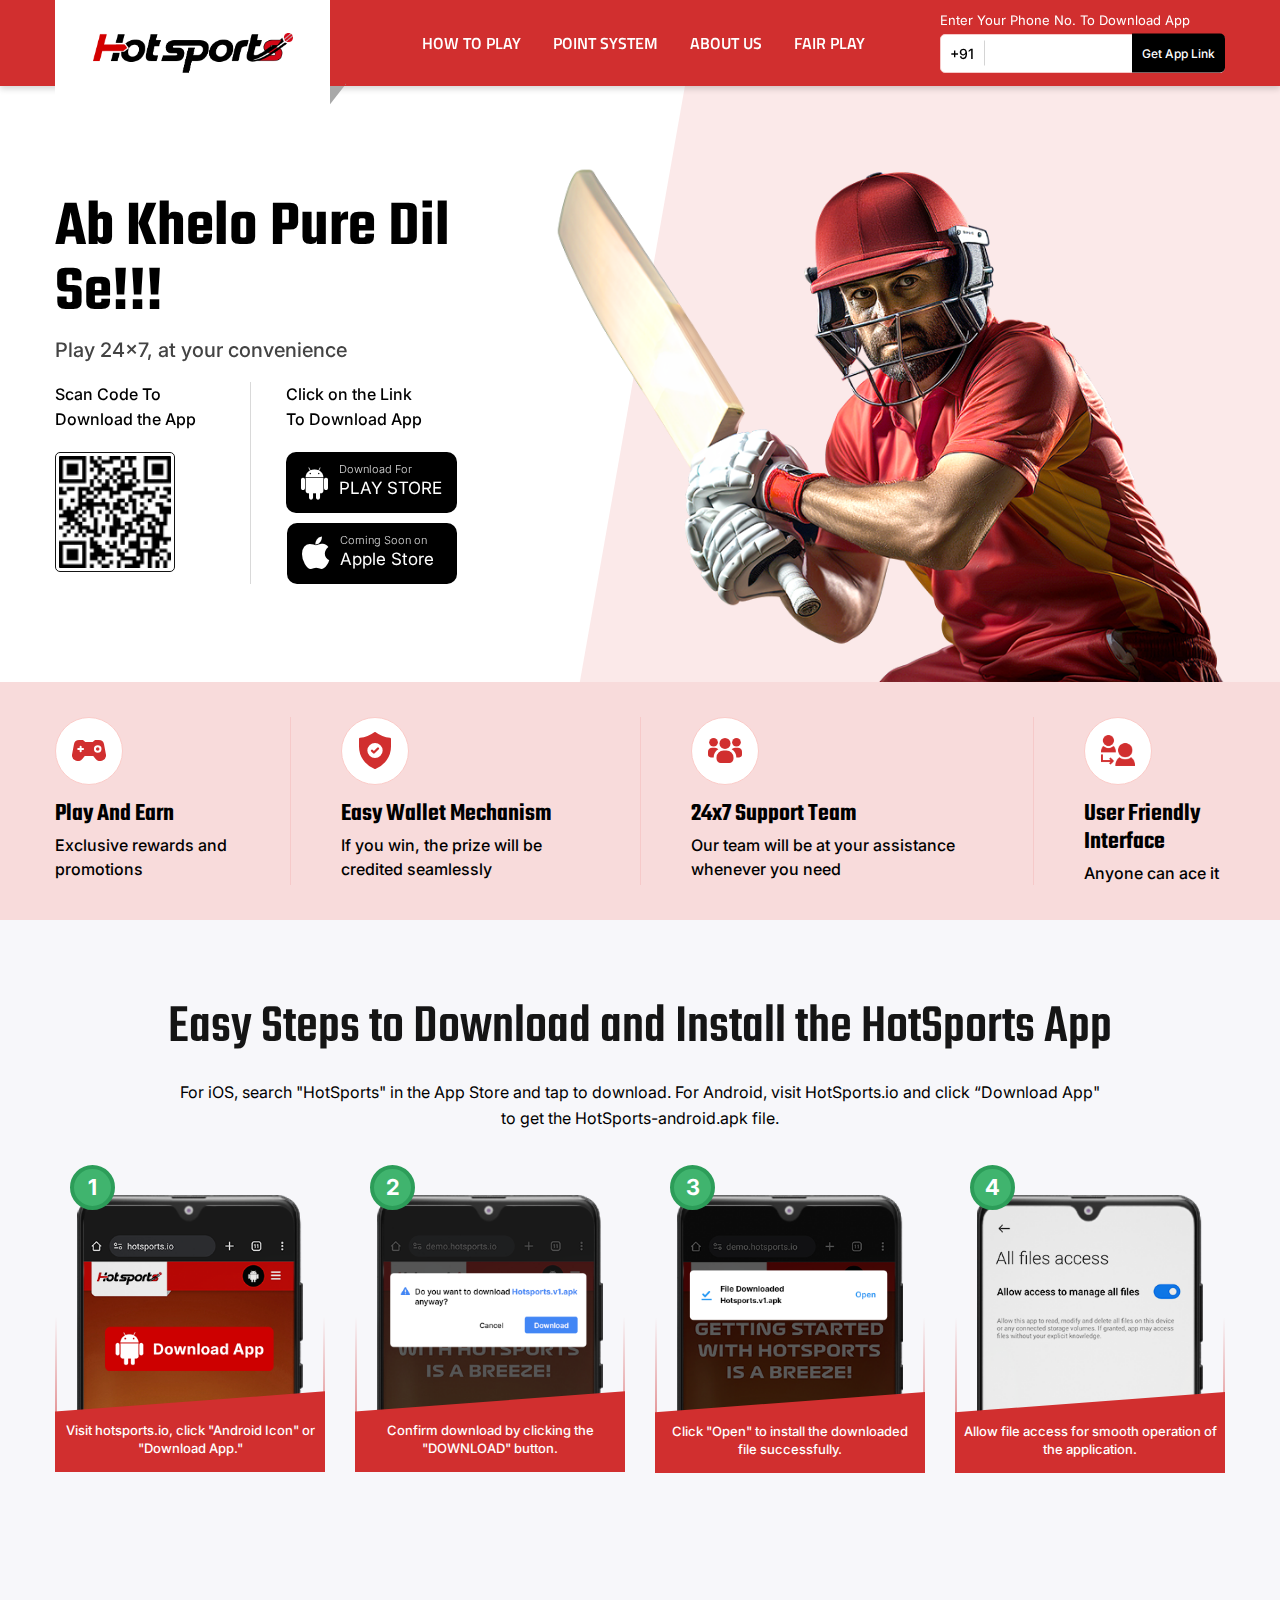
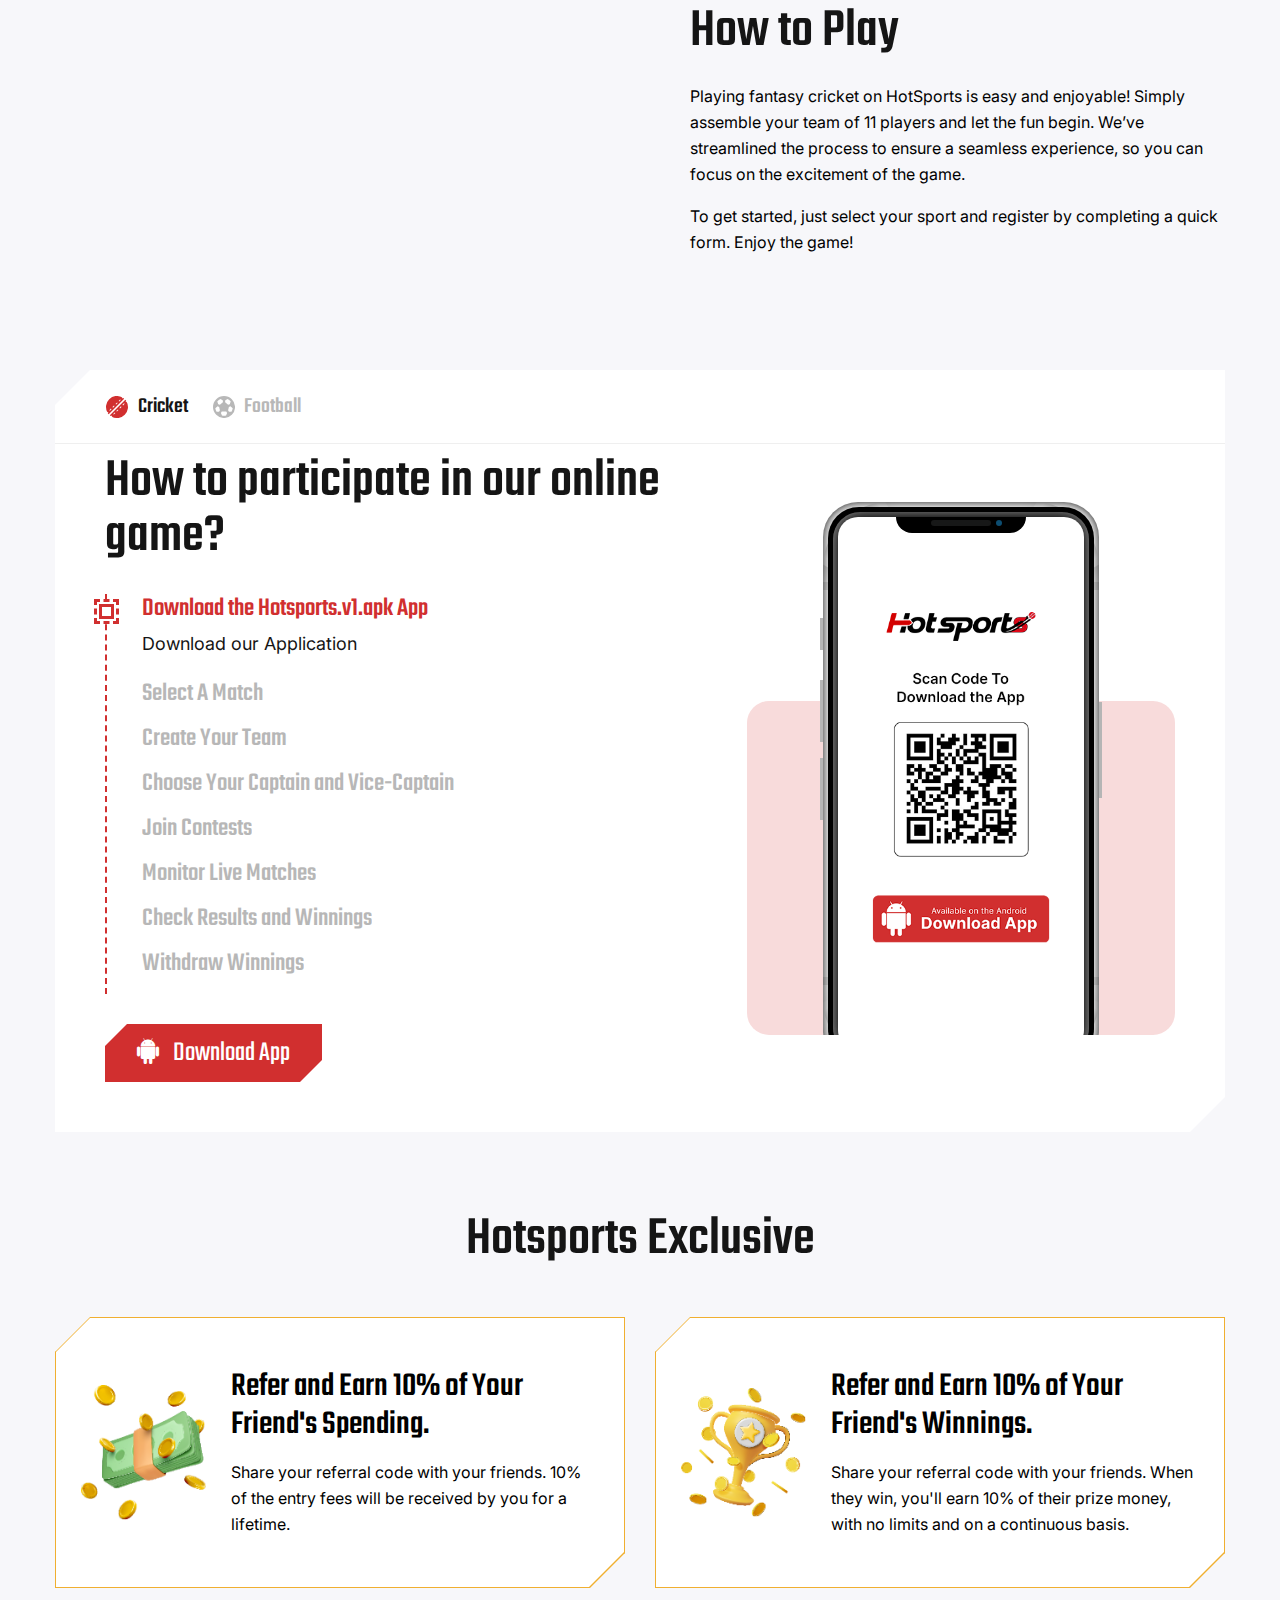
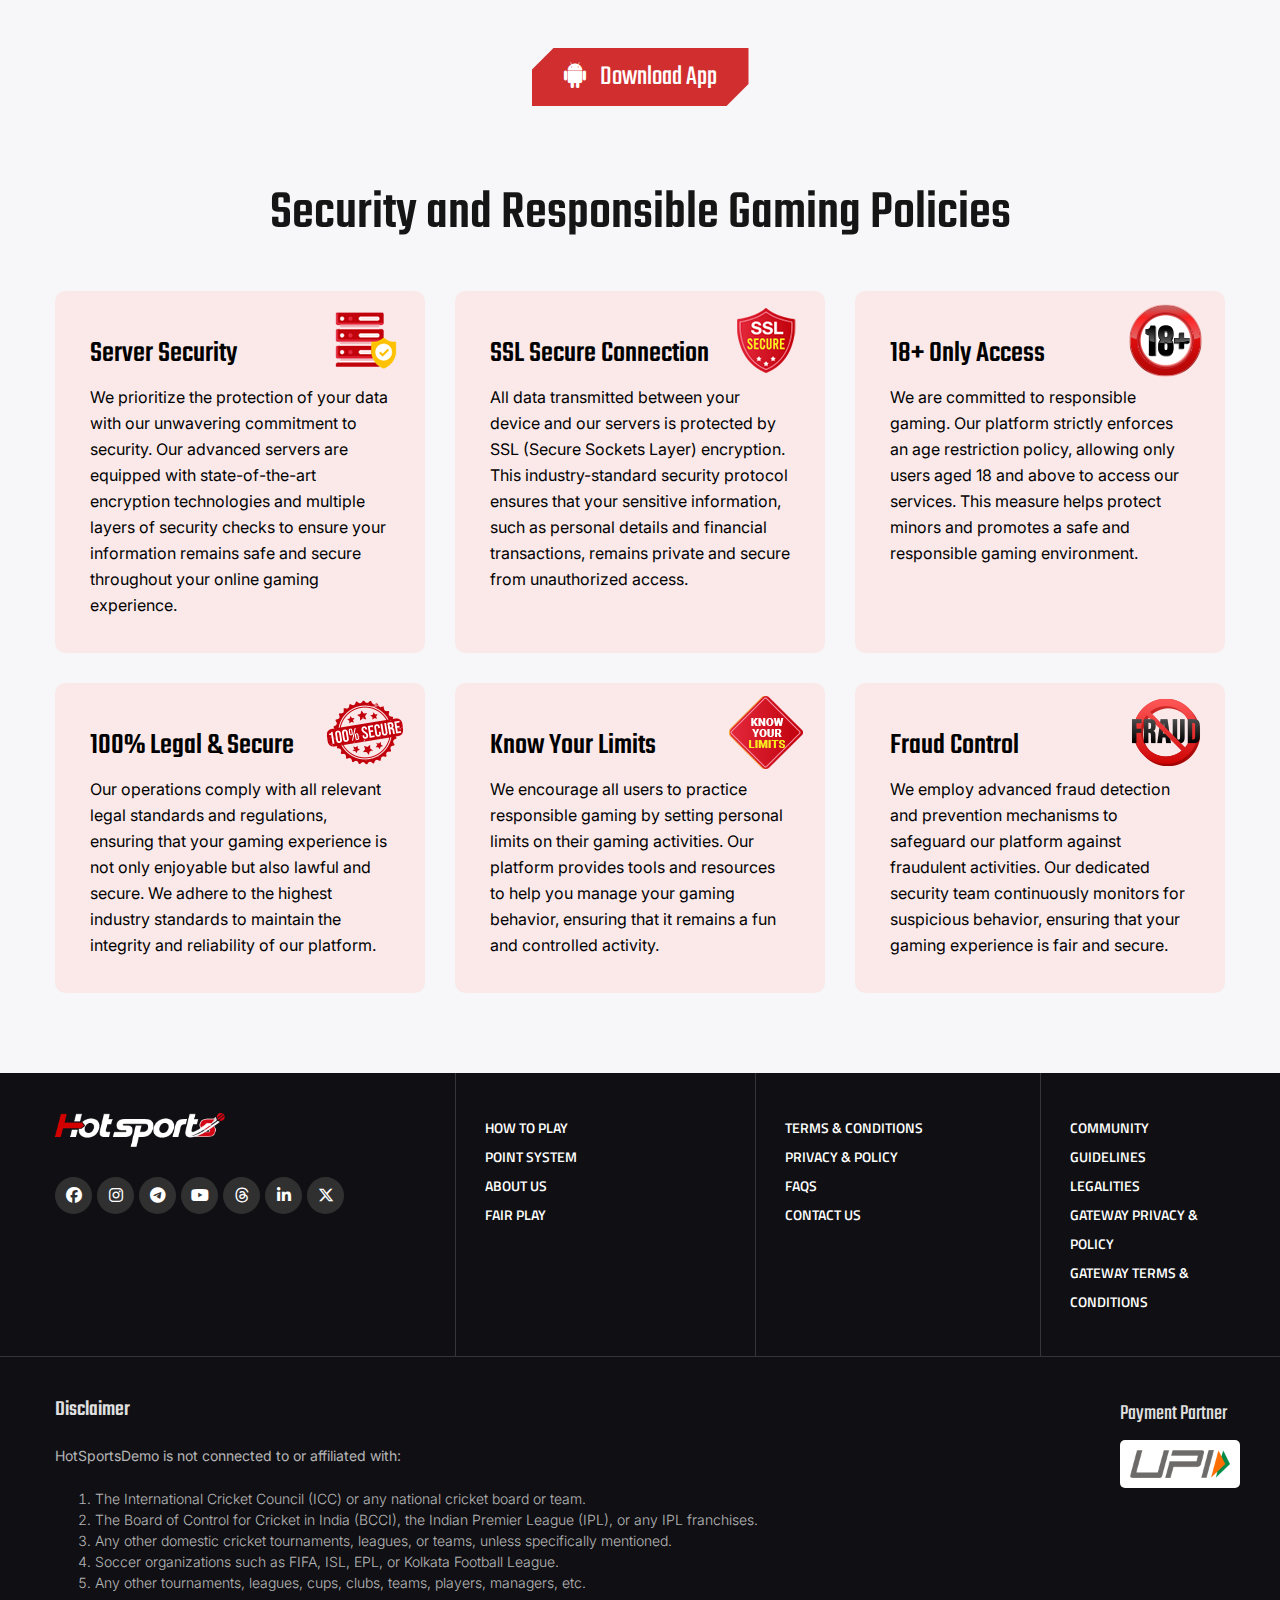
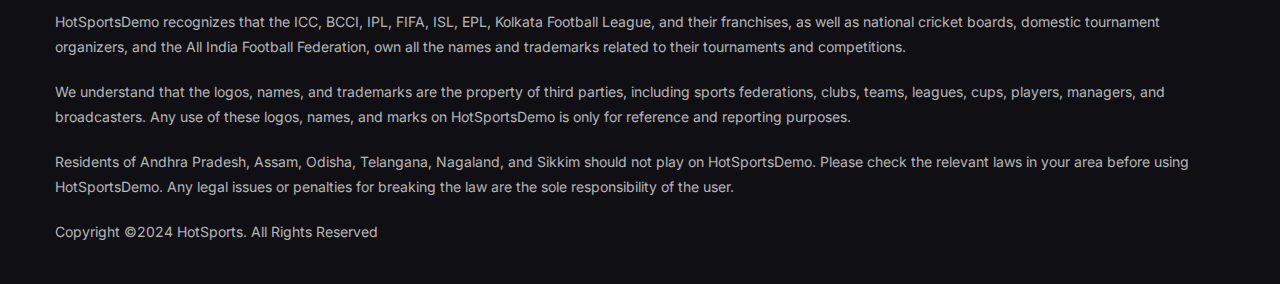
<file: index.html>
<!doctype html>
<html lang="en">

<head>
    <!-- Required meta tags -->
    <meta charset="utf-8">
    <meta name="viewport" content="width=device-width, initial-scale=1, shrink-to-fit=no">
	
	<link rel="shortcut icon" type="image/x-icon" href="images/favicon.png">
    <!-- CSS -->
    <link rel="stylesheet" href="css/bootstrap.min.css">
    <link rel="stylesheet" href="css/style.css" media="all">
	<link rel="stylesheet" href="css/flaticon.css" media="all">
    <link rel="stylesheet" href="css/owl.carousel.min.css" media="all">
	<link href="https://fonts.googleapis.com/css2?family=Titillium+Web:wght@200;300;400;600;700;900&display=swap" rel="stylesheet">
	<link href="https://fonts.googleapis.com/css2?family=Teko:wght@300..700&display=swap" rel="stylesheet">
	<link href="https://fonts.googleapis.com/css2?family=Inter:wght@100..900&display=swap" rel="stylesheet">
	<link rel="stylesheet" href="https://cdnjs.cloudflare.com/ajax/libs/font-awesome/6.5.1/css/all.min.css">
	<link rel="stylesheet" href="https://rawcdn.githack.com/hung1001/font-awesome-pro/4cac1a6/css/all.css">
	<link rel="stylesheet" href="https://cdnjs.cloudflare.com/ajax/libs/font-awesome/4.7.0/css/font-awesome.min.css">
    <title>HotSport</title>
</head>

<body>
    <header>
        <div class="container">
			<nav class="navbar navbar-expand-lg main-menu">
				<a class="navbar-brand logo" href="index.html"><img src="images/logo.png" class=""></a>
				<button class="navbar-toggler" type="button" data-toggle="collapse" data-target="#navbarSupportedContent" aria-controls="navbarSupportedContent" aria-expanded="false" aria-label="Toggle navigation">
					<i class="fa fa-bars" aria-hidden="true"></i>
				</button>			  
				<div class="collapse navbar-collapse" id="navbarSupportedContent">
				  <ul class="navbar-nav">
					<li class="nav-item">
					  <a class="nav-link" href="play.html">How To Play</a>
					</li>
					<li class="nav-item">
					  <a class="nav-link" href="pointssystem.html">Point System</a>
					</li>
					<li class="nav-item">
					  <a class="nav-link" href="aboutus.html">About Us</a>
					</li>
				
					<li class="nav-item">
					  <a class="nav-link" href="fairplay.html">Fair play</a>
					</li>
				  </ul>					 
				</div>
				<!-- <div class="appdownload">
					<a href="https://hotsports.io/apk/Hotsports.v1.apk">Download App On <i class="fa fa-android"></i></a>
				</div> -->

				<div class="appfield getAppLink">
					<label>Enter Your Phone No. To Download App</label>
					<div class="form-group">
						<span>+91</span>
						<input type="text" maxlength="10" class="form-control">
						
						<button class="primary-btn">Get App Link</button>
					</div>
				</div>
			  </nav>	
        </div>
    </header>
	
	<section class="banner pb-0">
		<div class="carousel-wrap">
		  <div class="owl-carousel">
			<div class="item">
				<div class="container">
					<div class="row">
						<div class="col-md-5">
							<h1>Ab Khelo Pure Dil Se!!!</h1>	
							<p>Play 24x7, at your convenience</p>							
						</div><!--col-md-4-->
						<div class="col-md-7">	
							<img src="images/playerimg.png" class="">						
						</div><!--col-md-4-->
					</div><!--row-->
				</div><!--container-->
			</div><!--item-->
			<div class="item">
				<div class="container">
					<div class="row">
						<div class="col-md-5">
							<h1>Fantasy Ka Naya Rang Apne Sang!!!</h1>	
							<p>Play 24x7, at your convenience</p>							
						</div><!--col-md-4-->
						<div class="col-md-7">	
							<img src="images/bowler.png" class="">						
						</div><!--col-md-4-->
					</div><!--row-->
				</div><!--container-->
			</div><!--item-->
			<div class="item">
				<div class="container">
					<div class="row">
						<div class="col-md-5">
							<h1>Khelne ka Junoon, Jeet ka Sukoon</h1>	
							<!-- <p>Safest Gaming Platform with the best returns</p>							 -->
							<p class="coming-soon-bg">
								
									Coming Soon...
								
							</p>
						</div><!--col-md-4-->
						<div class="col-md-7">	
							<img src="images/football.png" class="">						
						</div><!--col-md-4-->
					</div><!--row-->
				</div><!--container-->
			</div><!--item-->
			<div class="item">
				<div class="container">
					<div class="row">
						<div class="col-md-5">
							<h1>Khelne ka Junoon, Jeet ka Sukoon</h1>	
							<!-- <p>Safest Gaming Platform with the best returns</p>							 -->
							<p class="coming-soon-bg">
								Coming Soon...
							</p>
						</div><!--col-md-4-->
						<div class="col-md-7">	
							<img src="images/kabbaddi.png" class="">						
						</div><!--col-md-4-->
					</div><!--row-->
				</div><!--container-->
			</div><!--item-->
						
		  </div>
		</div>
	</section>
	
	<section class="scandownsec p-0">		
		<div class="container">
			<div class="row">
				<div class="col-md-6">
					<div class="downappsec">
						<div class="qrcodesec">
							<label>Scan Code To Download the App</label>
							<img src="images/app-download-qr-scan.jpg">
						</div><!--qrcodesec-->
						<!-- <div class="appfield">
							<label>Enter Your Phone No.<br> To Download App</label>
							<div class="form-group">
								<span>+91</span>
								<input type="text" maxlength="10" class="form-control">
								<button class="primary-btn">Get App Link</button>
							</div>
						</div> -->

						<div class="appfield download_app">
							<label>Click on the Link<br> To Download App</label>
							<div class="and-ios-cont">
									<a href="https://hotsports.io/apk/Hotsports.v1.apk" class="download-app-icon android-cont">
										<i class="fa fa-android"></i>
										<div class="app-content">
											<p class="subtitle">Download For</p>
											<p class="download-method"> PLAY STORE</p>
										</div>
									</a>
									<a href="#0" class="download-app-icon ios-cont">
										<i class="fa fa-apple"></i>
										<div class="app-content">
											<p class="subtitle">Coming Soon on</p>
											<p class="download-method"> Apple Store</p>
										</div>
									</a>
							</div>
						</div>

						<!--appfield-->
					</div><!--downappsec-->
				</div><!--col-md-6-->
			</div><!--row-->
		</div><!--container-->
	</section>
	
	<section class="abtinfo">
		<div class="container">
			<div class="abtinfo">
				<div class="abtinfo_card pl-0 border-0">
					<div class="imgcard"><img src="images/games.svg"></div>
					<label>Play And Earn</label>
					<span>Exclusive  rewards and promotions</span>
				</div><!--abtinfo_card-->
				<div class="abtinfo_card">
					<div class="imgcard"><img src="images/verified.svg"></div>
					<label>Easy Wallet Mechanism</label>
					<span>If you win, the prize will be credited seamlessly</span>
				</div><!--abtinfo_card-->
				<div class="abtinfo_card">
					<div class="imgcard"><img src="images/users.svg"></div>
					<label>24x7 Support Team</label>
					<span>Our team will be at your assistance whenever you need</span>
				</div><!--abtinfo_card-->
				<div class="abtinfo_card pr-0">
					<div class="imgcard"><img src="images/refer.svg"></div>
					<label>User Friendly Interface</label>
					<span>Anyone can ace it</span>
				</div><!--abtinfo_card-->
			</div><!--abtinfo-->
		</div><!--container-->
	</section>
	
	<section class="download_sec pb-0">
		<div class="container">
			<div class="row">
				<div class="col-md-12 text-center">
					<h2 class="mb-4">Easy Steps to Download and Install the HotSports App</span>
					</h2>
					<p>For iOS, search "HotSports" in the App Store and tap to download. For Android, visit HotSports.io and click “Download App" <br>to get the HotSports-android.apk file.</p>
				</div>
			</div><!--row-->
			<div class="row text-center mt-5 pt-3">
				<div class="col-md-3">
					<div class="app_card">
						<img src="images/app1.png">
						<p class="app_desc">Visit hotsports.io, click "Android Icon" or "Download App."</p>
						<span class="app-card-no">1</span>
					</div><!--app_card-->
				</div>
				<!--col-md-3-->
				<div class="col-md-3">
					<div class="app_card">
						<img src="images/app2.png">
						<p class="app_desc">Confirm download by clicking the "DOWNLOAD" button.</p>
						<span class="app-card-no">2</span>
					</div><!--app_card-->
				</div>
				<!--col-md-3-->
				<div class="col-md-3">
					<div class="app_card">
						<img src="images/app3.png">
						<p class="app_desc">Click "Open" to install the downloaded file successfully.</p>
						<span class="app-card-no">3</span>
					</div><!--app_card-->
				</div>
				<!--col-md-3-->
				<div class="col-md-3">
					<div class="app_card">
						<img src="images/app4.png">
						<p class="app_desc">Allow file access for smooth operation of the application.</p>
						<span class="app-card-no">4</span>
					</div><!--app_card-->
				</div>
				<!--col-md-3-->
			</div><!--row-->
		</div><!--container-->
	</section>

	<section class="how_to_play-cont how_to_play_yt">
		<div class="container">
			<div class="row">
				<div class="col-md-6 video-cont" >
					<iframe width="560" height="315" src="https://www.youtube.com/embed/l8IKJfoDMJk?si=Jgj2uhvQloG8cMrc&rel=0" title="YouTube video player" frameborder="0" allow="accelerometer; autoplay; clipboard-write; encrypted-media; gyroscope; picture-in-picture; web-share" referrerpolicy="strict-origin-when-cross-origin" allowfullscreen></iframe>
				</div>
				<div class="col-md-6 content-cont">
					<h2 class="mb-4">How to Play</h2>
					<p>
						Playing fantasy cricket on HotSports is easy and enjoyable!
						Simply assemble your team of 11 players and let the fun begin.
						We’ve streamlined the process to ensure a seamless experience,
						so you can focus on the excitement of the game.
					</p>
					<p>
						To get started, just select your sport and register by
						completing a quick form. Enjoy the game!
					</p>
				</div>
			</div>	
		</div>
	</section>
		
	<section class="games_sec">
		<div class="container">
			<div class="row">
				<div class="col-md-12">
					<div class="multigames">
						<ul class="nav nav-tabs">
							<li><a href="#cricket" class="active" data-toggle="tab">
							<svg xmlns="http://www.w3.org/2000/svg" width="23.997" height="22.012" viewBox="0 0 21.997 22.012">
							  <path id="ic_cricket" d="M3.837,17.69l.594.583-.682.671a9.891,9.891,0,0,0,.924,1.221l15.492-15.5a12.016,12.016,0,0,0-1.21-.913l-.682.671-.583-.583.528-.528A11,11,0,0,0,3.32,18.218ZM16.149,5.378l.583.583L15.2,7.5l-.583-.583Zm-3.07,3.081.572.583-1.529,1.54L11.539,10ZM10,11.54l.583.583-1.54,1.529-.583-.583ZM6.918,14.61,7.5,15.2l-1.54,1.54-.583-.583Zm.132,7.647.682-.671.583.583-.528.528a11,11,0,0,0,14.9-14.909l-.517.528-.594-.583.682-.671a9.9,9.9,0,0,0-.924-1.221L5.84,21.343A12,12,0,0,0,7.05,22.256ZM20.044,9.273l.583.583-1.54,1.54L18.5,10.8Zm-3.081,3.081.583.583-1.54,1.529-.583-.583Zm-3.081,3.07.583.583-1.529,1.54-.594-.583ZM10.8,18.5l.583.583-1.54,1.54-.583-.583Z" transform="translate(-2.004 -1.997)" fill="#b8b8b8"/>
							</svg> Cricket</a></li>
							<li><a href="#football" data-toggle="tab" class="" style="pointer-events:none;">
							<svg xmlns="http://www.w3.org/2000/svg" width="22.032" height="22.032" viewBox="0 0 22.032 22.032">
							  <path id="Vector" d="M11.766.25A11.016,11.016,0,1,0,22.782,11.266,11.029,11.029,0,0,0,11.766.25Zm7.449,15.681H16.738L15.843,14.4l.795-3.2,1.579-.669,2.259,1.944A8.731,8.731,0,0,1,19.215,15.931Zm-13.9-5.406,1.578.671.794,3.2-.895,1.536H4.318a8.733,8.733,0,0,1-1.261-3.461Zm13.191-4.9L17.532,8.4l-1.648.7-3.006-2.52V4.723L15.2,3.176a8.838,8.838,0,0,1,3.306,2.453ZM8.331,3.174l2.323,1.548V6.575L7.648,9.1,6,8.4,5.025,5.627A8.838,8.838,0,0,1,8.331,3.174Zm1.4,16.646L8.667,17.136l.847-1.457h4.5l.851,1.458-1.059,2.68a8.8,8.8,0,0,1-4.078,0Z" transform="translate(-0.75 -0.25)" fill="#b8b8b8"/>
							</svg> Football</a></li>								
						</ul>
						<div class="tab-content">
							<div class="tab-pane active" id="cricket">
								<div class="row">
									<div class="col-md-7">
										<h2>How to participate in our online game?</h2>		
										<ul class="inner-nav nav nav-tabs">
											<li class="">
												<a href="#downloadapp" data-toggle="tab" class="active">
													<span>Download the Hotsports.v1.apk App</span>
													<p>Download our Application</p>
												</a>
											</li>
											<li class="">
												<a href="#selectmatch" data-toggle="tab" class="">
													<span>Select A Match</span>
													<p>Select an Upcoming match from the list of contests</p>
												</a>
											</li>
											<li>
												<a href="#createteam" data-toggle="tab" class="">
													<span>Create Your Team</span>
													<p>Pick your favourite contestants and form a dream winning team</p>
												</a>
											</li>								
											<li>
												<a href="#participate" data-toggle="tab" class="">
													<span>Choose Your Captain and Vice-Captain</span>
													<p>Make the right choice for additional pointers</p>
												</a>
											</li>								
											<li>
												<a href="#follow" data-toggle="tab" class="">
													<span>Join Contests</span>
													<p>Browse and join various contests, including free and paid ones. Compete against other players and stand a chance to win exciting prizes</p>
												</a>
											</li>
											<li>
												<a href="#monitor" data-toggle="tab" class="">
													<span>Monitor Live Matches</span>
													<p>Keep a track of live match updates<p>
												</a>
											</li>
											<li>
												<a href="#checkresults" data-toggle="tab" class="">
													<span>Check Results and Winnings</span>
													<p>If you win, the prize money will be credited to your account<p>
												</a>
											</li>											
											<li>
												<a href="#withdraw" data-toggle="tab" class="">
													<span>Withdraw Winnings</span>
													<p>Go to Wallet, select Withdraw, enter details, and confirm to transfer your prize money</p>
												</a>
											</li>								
										</ul>
										<a href="https://hotsports.io/apk/Hotsports.v1.apk" class="downapp_btn hideonmobile"><label></label><i class="fa fa-android"></i> Download App</a>
									</div><!--col-md-7-->
									<div class="col-md-5">
										<div class="colorbox_outer">
											<div class="colorbox">
												<div class="inner-tab-content tab-content">
													<div class="tab-pane active" id="downloadapp">
														<div class="ia-iphone-x ias-devide">
															<div class="device">
																<div class="notch top-15">
																	<div class="camera"></div>
																	<div class="speaker"></div>
																</div>
																<div class="top-bar"></div>
																<div class="sleep"></div>
																<div class="bottom-bar"></div>
																<div class="volume"></div>
																<div class="overflow">
																	<div class="shadow shadow--tr"></div>
																	<div class="shadow shadow--tl"></div>
																	<div class="shadow shadow--br"></div>
																	<div class="shadow shadow--bl"></div>
																</div>
																<div class="inner-shadow"></div>
																<div class="screen">
																	<div class="ias-devide-content ias-devide-content-features">
																		<img src="images/download.png"></div>        
																</div>
															</div>
														</div>
													</div><!--tab-pane-->
													<div class="tab-pane" id="selectmatch">
														<div class="ia-iphone-x ias-devide">
															<div class="device">
																<div class="notch top-15">
																	<div class="camera"></div>
																	<div class="speaker"></div>
																</div>
																<div class="top-bar"></div>
																<div class="sleep"></div>
																<div class="bottom-bar"></div>
																<div class="volume"></div>
																<div class="overflow">
																	<div class="shadow shadow--tr"></div>
																	<div class="shadow shadow--tl"></div>
																	<div class="shadow shadow--br"></div>
																	<div class="shadow shadow--bl"></div>
																</div>
																<div class="inner-shadow"></div>
																<div class="screen">
																	<div class="ias-devide-content ias-devide-content-features">
																		<img src="images/select_match.png"></div>        
																</div>
															</div>
														</div>
													</div><!--tab-pane-->
													<div class="tab-pane" id="createteam">
														<div class="ia-iphone-x ias-devide">
															<div class="device">
																<div class="notch  top-15">
																	<div class="camera"></div>
																	<div class="speaker"></div>
																</div>
																<div class="top-bar"></div>
																<div class="sleep"></div>
																<div class="bottom-bar"></div>
																<div class="volume"></div>
																<div class="overflow">
																	<div class="shadow shadow--tr"></div>
																	<div class="shadow shadow--tl"></div>
																	<div class="shadow shadow--br"></div>
																	<div class="shadow shadow--bl"></div>
																</div>
																<div class="inner-shadow"></div>
																<div class="screen">
																	<div class="ias-devide-content ias-devide-content-features">
																		<img src="images/create_team.png"></div>        
																</div>
															</div>
														</div>
													</div>
													<div class="tab-pane" id="participate">
														<div class="ia-iphone-x ias-devide">
															<div class="device">
																<div class="notch  top-15">
																	<div class="camera"></div>
																	<div class="speaker"></div>
																</div>
																<div class="top-bar"></div>
																<div class="sleep"></div>
																<div class="bottom-bar"></div>
																<div class="volume"></div>
																<div class="overflow">
																	<div class="shadow shadow--tr"></div>
																	<div class="shadow shadow--tl"></div>
																	<div class="shadow shadow--br"></div>
																	<div class="shadow shadow--bl"></div>
																</div>
																<div class="inner-shadow"></div>
																<div class="screen">
																	<div class="ias-devide-content ias-devide-content-features">
																		<img src="images/captain_vice_captain.png"></div>        
																</div>
															</div>
														</div>
													</div>
													<div class="tab-pane" id="follow">
														<div class="ia-iphone-x ias-devide">
															<div class="device">
																<div class="notch  top-15">
																	<div class="camera"></div>
																	<div class="speaker"></div>
																</div>
																<div class="top-bar"></div>
																<div class="sleep"></div>
																<div class="bottom-bar"></div>
																<div class="volume"></div>
																<div class="overflow">
																	<div class="shadow shadow--tr"></div>
																	<div class="shadow shadow--tl"></div>
																	<div class="shadow shadow--br"></div>
																	<div class="shadow shadow--bl"></div>
																</div>
																<div class="inner-shadow"></div>
																<div class="screen">
																	<div class="ias-devide-content ias-devide-content-features">
																		<img src="images/join_contest.png"></div>        
																</div>
															</div>
														</div>
													</div><!--tab-pane-->
													<div class="tab-pane" id="monitor">
														<div class="ia-iphone-x ias-devide">
															<div class="device">
																<div class="notch  top-15">
																	<div class="camera"></div>
																	<div class="speaker"></div>
																</div>
																<div class="top-bar"></div>
																<div class="sleep"></div>
																<div class="bottom-bar"></div>
																<div class="volume"></div>
																<div class="overflow">
																	<div class="shadow shadow--tr"></div>
																	<div class="shadow shadow--tl"></div>
																	<div class="shadow shadow--br"></div>
																	<div class="shadow shadow--bl"></div>
																</div>
																<div class="inner-shadow"></div>
																<div class="screen">
																	<div class="ias-devide-content ias-devide-content-features">
																		<img src="images/monitor_live_match.png"></div>        
																</div>
															</div>
														</div>
													</div><!--tab-pane-->
													<div class="tab-pane" id="checkresults">
														<div class="ia-iphone-x ias-devide">
															<div class="device">
																<div class="notch  top-15">
																	<div class="camera"></div>
																	<div class="speaker"></div>
																</div>
																<div class="top-bar"></div>
																<div class="sleep"></div>
																<div class="bottom-bar"></div>
																<div class="volume"></div>
																<div class="overflow">
																	<div class="shadow shadow--tr"></div>
																	<div class="shadow shadow--tl"></div>
																	<div class="shadow shadow--br"></div>
																	<div class="shadow shadow--bl"></div>
																</div>
																<div class="inner-shadow"></div>
																<div class="screen">
																	<div class="ias-devide-content ias-devide-content-features">
																		<img src="images/check_result_winning.png"></div>        
																</div>
															</div>
														</div>
													</div><!--tab-pane-->
													<div class="tab-pane" id="withdraw">
														<div class="ia-iphone-x ias-devide">
															<div class="device">
																<div class="notch  top-15">
																	<div class="camera"></div>
																	<div class="speaker"></div>
																</div>
																<div class="top-bar"></div>
																<div class="sleep"></div>
																<div class="bottom-bar"></div>
																<div class="volume"></div>
																<div class="overflow">
																	<div class="shadow shadow--tr"></div>
																	<div class="shadow shadow--tl"></div>
																	<div class="shadow shadow--br"></div>
																	<div class="shadow shadow--bl"></div>
																</div>
																<div class="inner-shadow"></div>
																<div class="screen">
																	<div class="ias-devide-content ias-devide-content-features">
																		<img src="images/app-showcase-x-5.png"></div>        
																</div>
															</div>
														</div>
													</div><!--tab-pane-->
												</div><!--tab-content-->												
											</div><!--colorbox-->
										</div><!--colorbox_outer-->
										<a href="https://hotsports.io/apk/Hotsports.v1.apk" class="downapp_btn showonmobile hide"><label></label><i class="fa fa-android"></i> Download App</a>
									</div><!--col-md-5-->
								</div>
							</div><!--tab-pane-->
							<div class="tab-pane" id="football">
								
							</div><!--tab-pane-->
						</div><!--tab-content-->
					</div><!--multigames-->
				</div><!--col-md-12-->
			</div><!--row-->
		</div><!--container-->
	</section><!--games_sec-->
	
	<section class="features">
		<div class="container">
			<div class="row">
				<div class="col-md-5 m-auto text-center">
					<h2 class="text-white-">Hotsports Exclusive</h2>
				</div>
			</div><!--row-->
			<div class="row">
				<div class="col-md-6">
					<div class="featbox">
						<img src="images/dollar.png">
						<div>
							<h3>Refer and Earn 10% of Your Friend's Spending.</h3>
							<p>Share your referral code with your friends. 10% of the entry fees will be received by you for a lifetime.</p>
						</div>
					</div><!--featbox-->
				</div><!--col-md-6-->
				<div class="col-md-6">
					<div class="featbox">
						<img src="images/trophy.png">
						<div>
							<h3>Refer and Earn 10% of Your Friend's Winnings.</h3>
							<p>Share your referral code with your friends. When they win, you'll earn 10% of their prize money, with no limits and on a continuous basis.</p>
						</div>
					</div><!--featbox-->
				</div><!--col-md-6-->
				<div class="col-md-12 text-center">
					<a href="https://hotsports.io/apk/Hotsports.v1.apk" class="downapp_btn white-hover"><label></label><i class="fa fa-android"></i> Download App</a>
				</div><!--col-md-12-->
			</div><!--row-->
		</div><!--container-->
	</section>
	
	<section class="secrity_sec pt-0">
		<div class="container">
			<div class="row">
				<div class="col-md-12 text-center">
					<h2 class="text-white-">Security and Responsible Gaming Policies</h2>
				</div><!--col-md-12-->
			</div><!--row-->
			<div class="row sec_row">
				<div class="col-md-4">
					<div class="abt_box">
						<img src="images/server_security.png">
						<h4>Server Security</h4>
						<p>We prioritize the protection of your data with our unwavering commitment to security. Our advanced servers are equipped with state-of-the-art encryption technologies and multiple layers of security checks to ensure your information remains safe and secure throughout your online gaming experience.</p>
					</div><!--abt_box-->
				</div><!--col-md-4-->
				<div class="col-md-4">
					<div class="abt_box">
						<img src="images/ssl_connection.png">
						<h4>SSL Secure Connection</h4>
						<p>All data transmitted between your device and our servers is protected by SSL (Secure Sockets Layer) encryption. This industry-standard security protocol ensures that your sensitive information, such as personal details and financial transactions, remains private and secure from unauthorized access.</p>
					</div><!--abt_box-->
				</div><!--col-md-4-->
				<div class="col-md-4">
					<div class="abt_box">
						<img src="images/18+.png">
						<h4>18+ Only Access</h4>
						<p>We are committed to responsible gaming. Our platform strictly enforces an age restriction policy, allowing only users aged 18 and above to access our services. This measure helps protect minors and promotes a safe and responsible gaming environment.</p>
					</div><!--abt_box-->
				</div><!--col-md-4-->
				<div class="col-md-4">
					<div class="abt_box">
						<img src="images/100_lega_secure.png">
						<h4>100% Legal & Secure</h4>
						<p>Our operations comply with all relevant legal standards and regulations, ensuring that your gaming experience is not only enjoyable but also lawful and secure. We adhere to the highest industry standards to maintain the integrity and reliability of our platform.</p>
					</div><!--abt_box-->
				</div><!--col-md-4-->
				<div class="col-md-4">
					<div class="abt_box">
						<img src="images/know_your_limits.png">
						<h4>Know Your Limits</h4>
						<p>We encourage all users to practice responsible gaming by setting personal limits on their gaming activities. Our platform provides tools and resources to help you manage your gaming behavior, ensuring that it remains a fun and controlled activity.</p>
					</div><!--abt_box-->
				</div><!--col-md-4-->
				<div class="col-md-4">
					<div class="abt_box">
						<img src="images/fraud_control.png">
						<h4>Fraud Control</h4>
						<p>We employ advanced fraud detection and prevention mechanisms to safeguard our platform against fraudulent activities. Our dedicated security team continuously monitors for suspicious behavior, ensuring that your gaming experience is fair and secure.</p>
					</div><!--abt_box-->
				</div><!--col-md-4-->
			</div>
		</div><!--container-->
	</section>
	
<footer>
  <div class="container">
    <div class="row">
      <div class="col-md-4">
        <div class="footbox border-0">
          <img src="images/footer-logo.png?v=1.1">
          <ul class="socmedia">
            <li>
              <a href="https://facebook.com/profile.php?id=61561332809797" target="_blank">
                <i class="fab fa-facebook-f"></i>
              </a>
            </li>
            <li>
              <a href="https://www.instagram.com/hotsportsofficial?igsh=MTAxbnMyMndrZXdxMA==" target="_blank">
                <i class="fab fa-instagram"></i>
              </a>
            </li>
            <li>
              <a href="https://t.me/hotsportsofficial" target="_blank">
                <i class="fa-brands fa-telegram"></i>
              </a>
            </li>
            <li>
              <a href="https://youtube.com/@officialhotsports?si=wsr-_TRawLPxe3cx" target="_blank">
                <i class="fa-brands fa-youtube"></i>
              </a>
            </li>
            <li>
              <a href="https://threads.net/@hotsportsofficial" target="_blank">
                <i class="fa-brands fa-threads"></i>
              </a>
            </li>
            <li>
              <a href="https://www.linkedin.com/in/hot-sport-85b25a312/" target="_blank">
                <i class="fab fa-linkedin-in"></i>
              </a>
            </li>
            <li>
              <a href="https://x.com/Hotspor79974970" target="_blank">
                <i class="fa-brands fa-x-twitter"></i>
              </a>
            </li>
          </ul>		  
        </div>
        <!--footbox-->
      </div>
      <!--col-md-4-->
      <div class="col-md-3">
        <div class="footbox">
          <ul class="footlinks">
            <li>
              <a href="play.html">How to Play</a>
            </li>
            <li>
              <a href="pointssystem.html">Point System</a>
            </li>
            <li>
              <a href="aboutus.html">About Us</a>
            </li>
            <li>
              <a href="fairplay.html">Fair Play</a>
            </li>
          </ul>
        </div>
        <!--footbox-->
      </div>
      <!--col-md-3-->
      <div class="col-md-3">
        <div class="footbox">
          <ul class="footlinks">
            <li>
              <a href="terms.html">Terms &amp; Conditions</a>
            </li>
            <li>
              <a href="privacy.html">Privacy &amp; Policy</a>
            </li>
            <li>
              <a href="faq.html">FAQS</a>
            </li>
            <li>
              <a href="contactus.html">Contact Us</a>
            </li>
          </ul>
        </div>
        <!--footbox-->
      </div>
      <!--col-md-3-->
      <div class="col-md-2 pl-0">
        <div class="footbox">
          <ul class="footlinks">
            <li>
              <a href="guidelines.html">Community Guidelines</a>
            </li>
            <li>
              <a href="legal.html">Legalities</a>
            </li>
            <li>
              <a href="pdf/Privacy Policy.pdf" target="_blank">Gateway Privacy &amp; Policy</a>
            </li>
            <li>
              <a href="pdf/Terms of Service.pdf" target="_blank">Gateway Terms &amp; Conditions</a>
            </li>
          </ul>
        </div>
        <!--footbox-->
      </div>
      <!--col-md-2-->
    </div>
    <!--row-->
  </div>
  <!--container-->
  <div class="footer-bottom">
    <div class="container">
		<div class="payment_partner">
			<label>Payment Partner</label>
			<img src="images/upi.png">
		</div>
      <div class="row">
        <div class="col-md-12">
          <h5>Disclaimer</h5>
          <p>HotSportsDemo is not connected to or affiliated with:</p>
          <ol style="font-weight:300;">
            <li>The International Cricket Council (ICC) or any national cricket board or team.</li>
            <li>The Board of Control for Cricket in India (BCCI), the Indian Premier League (IPL), or any IPL franchises.</li>
            <li>Any other domestic cricket tournaments, leagues, or teams, unless specifically mentioned.</li>
            <li>Soccer organizations such as FIFA, ISL, EPL, or Kolkata Football League.</li>
            <li>Any other tournaments, leagues, cups, clubs, teams, players, managers, etc.</li>
          </ol>
          <p>HotSportsDemo recognizes that the ICC, BCCI, IPL, FIFA, ISL, EPL, Kolkata Football League, and their franchises, as well as national cricket boards, domestic tournament organizers, and the All India Football Federation, own all the names and trademarks related to their tournaments and competitions.</p>
          <p>We understand that the logos, names, and trademarks are the property of third parties, including sports federations, clubs, teams, leagues, cups, players, managers, and broadcasters. Any use of these logos, names, and marks on HotSportsDemo is only for reference and reporting purposes.</p>
          <p>Residents of Andhra Pradesh, Assam, Odisha, Telangana, Nagaland, and Sikkim should not play on HotSportsDemo. Please check the relevant laws in your area before using HotSportsDemo. Any legal issues or penalties for breaking the law are the sole responsibility of the user.</p>
          <p class="mb-0">Copyright ©2024 HotSports. All Rights Reserved</p>
        </div>
        <!--col-md-12-->
      </div>
      <!--row-->
    </div>
    <!--container-->
  </div>
  <!--footer-bottom-->
</footer>

<script src="js/jquery.min.js"></script>
<script src="js/popper.min.js"></script>
<script src="js/bootstrap.min.js"></script>
<script src="js/owl.carousel.js"></script>


<script>
$('.owl-carousel').owlCarousel({
	items: 1,
	loop: true,
	margin: 0,
	autoplay: true,
	autoplayHoverPause: false,
	animateIn: 'fadeIn',
	animateOut: 'fadeOut',
	dots: false
});
</script>


<!-- <script>
// Show the first tab and hide the rest
$('.inner-nav li:first-child').addClass('active');
$('.inner-tab-content .tab-pane').hide();
$('.inner-tab-content .tab-pane:first').show();

// Click function
$('.inner-nav li').mouseenter(function(){
  $('.inner-nav li').removeClass('active');
 $(this).addClass('active');
  $('.inner-tab-content .tab-pane').hide();
  
  var activeTab = $(this).find('a').attr('href');
  $(activeTab).fadeIn();
  return false;
});
</script> -->


</body>
</html>
</file>
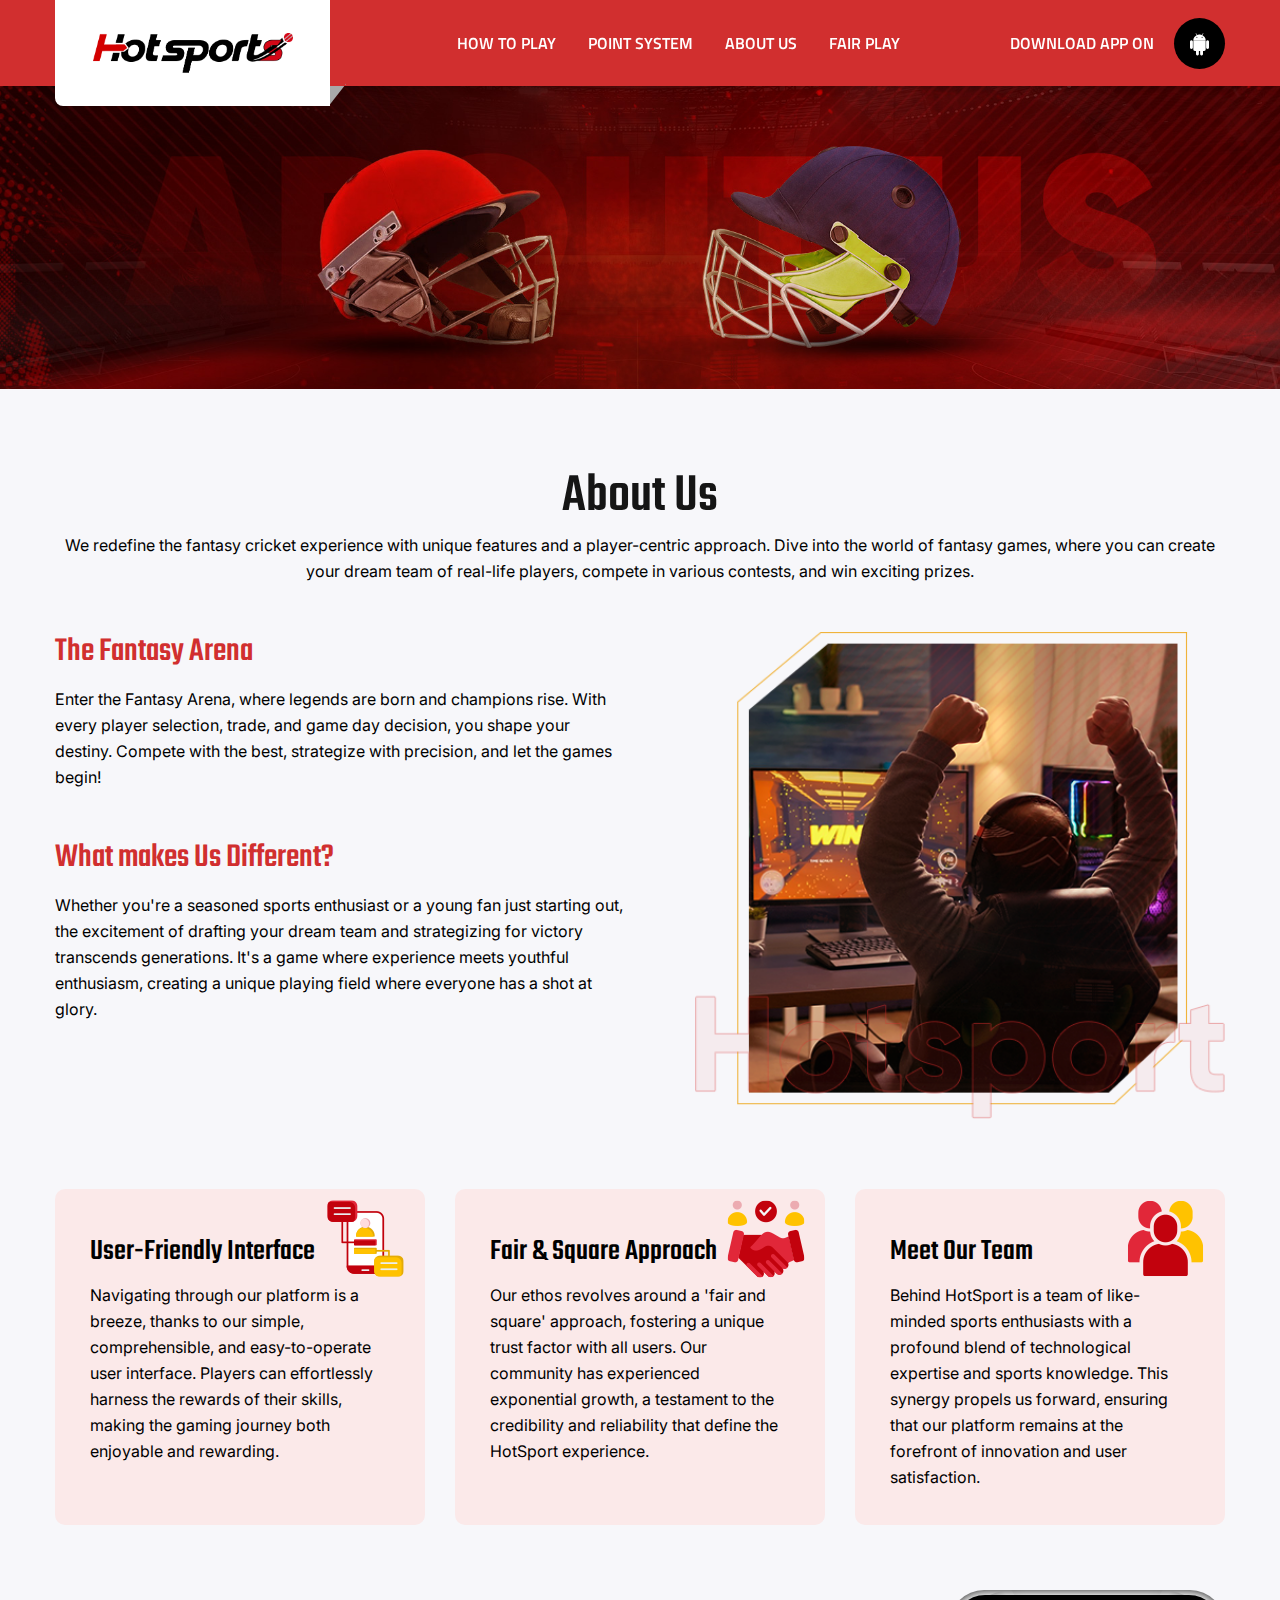
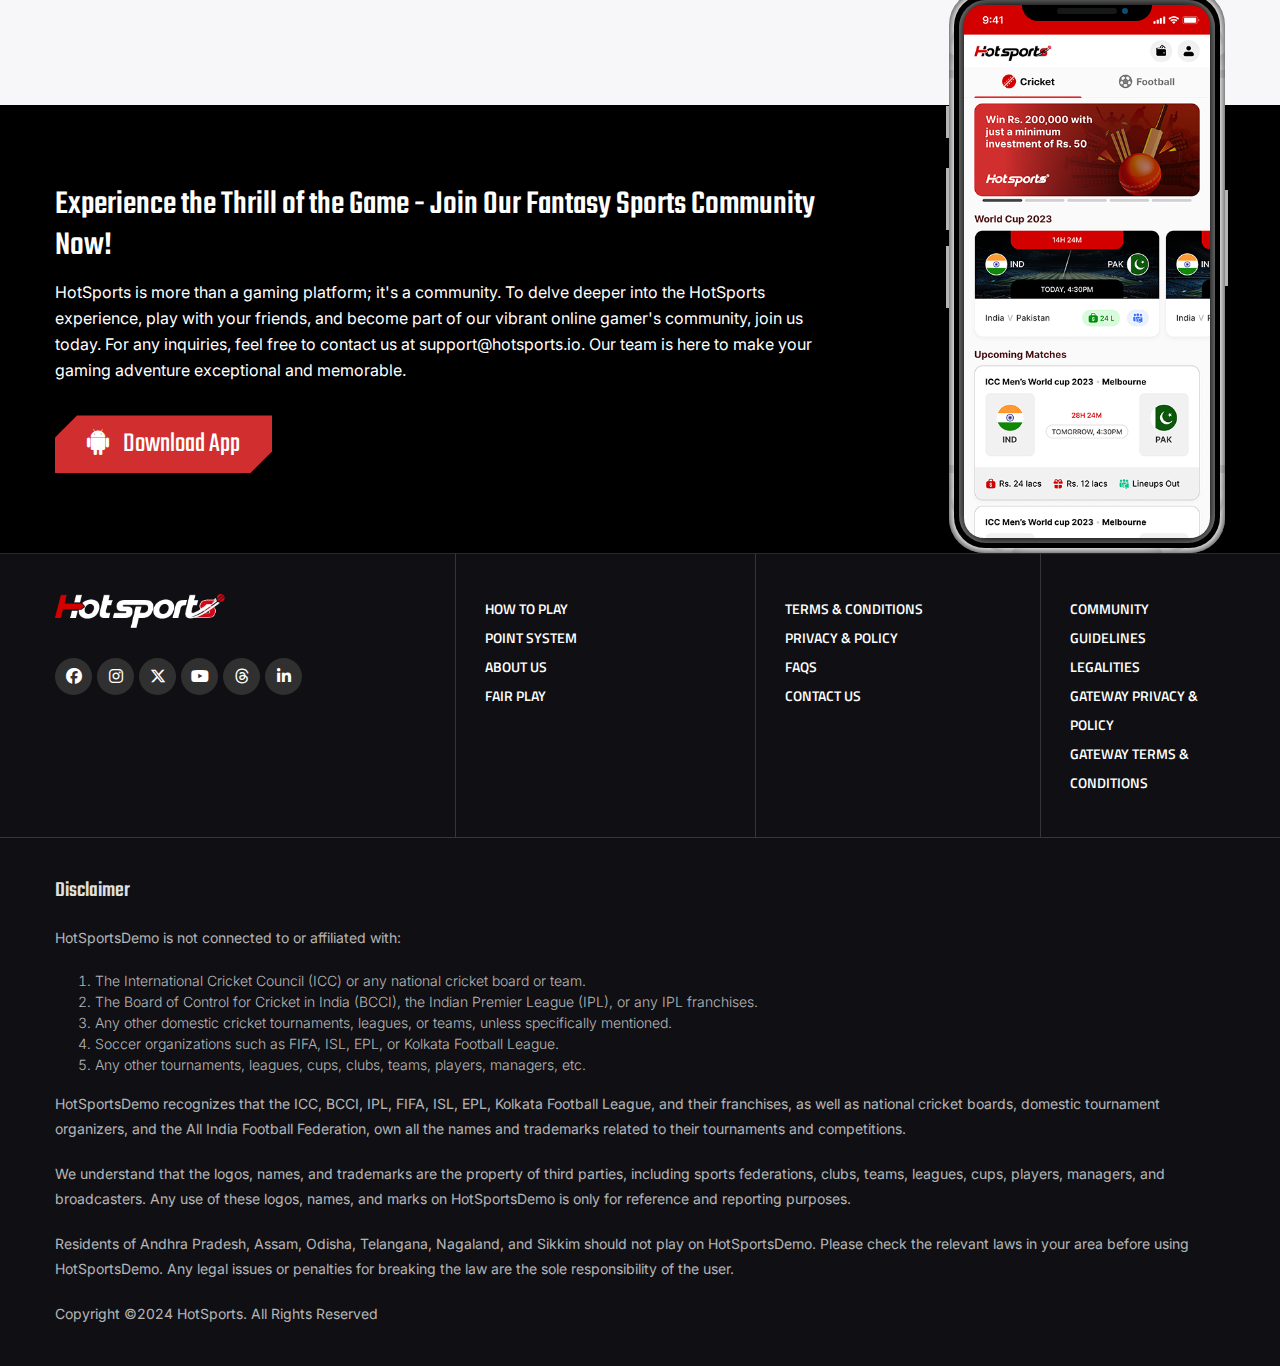
<file: aboutus.html>
<!DOCTYPE html>
<html lang="en">
  <head>
    <!-- Required meta tags -->
    <meta charset="utf-8" />
    <meta
      name="viewport"
      content="width=device-width, initial-scale=1, shrink-to-fit=no" />

    <link rel="shortcut icon" type="image/x-icon" href="images/favicon.ico" />
    <!-- CSS -->
    <link rel="stylesheet" href="css/bootstrap.min.css" />
    <link rel="stylesheet" href="css/style.css" media="all" />
    <link rel="stylesheet" href="css/flaticon.css" media="all" />
    <link
      href="https://fonts.googleapis.com/css2?family=Titillium+Web:wght@200;300;400;600;700;900&display=swap"
      rel="stylesheet" />
    <link
      href="https://fonts.googleapis.com/css2?family=Teko:wght@300..700&display=swap"
      rel="stylesheet" />
    <link
      href="https://fonts.googleapis.com/css2?family=Inter:wght@100..900&display=swap"
      rel="stylesheet" />
    <link
      rel="stylesheet"
      href="https://cdnjs.cloudflare.com/ajax/libs/font-awesome/6.5.1/css/all.min.css" />
    <link
      rel="stylesheet"
      href="https://cdnjs.cloudflare.com/ajax/libs/font-awesome/4.7.0/css/font-awesome.min.css" />
    <link
      rel="stylesheet"
      href="https://rawcdn.githack.com/hung1001/font-awesome-pro/4cac1a6/css/all.css" />
    <title>HotSport</title>
  </head>

  <body>
    <header>
      <div class="container">
        <nav class="navbar navbar-expand-lg main-menu">
          <a class="navbar-brand logo" href="index.html"
            ><img src="images/logo.png" class=""
          /></a>
          <button
            class="navbar-toggler"
            type="button"
            data-toggle="collapse"
            data-target="#navbarSupportedContent"
            aria-controls="navbarSupportedContent"
            aria-expanded="false"
            aria-label="Toggle navigation">
            <i class="fa fa-bars" aria-hidden="true"></i>
          </button>
          <div class="collapse navbar-collapse" id="navbarSupportedContent">
            <ul class="navbar-nav">
              <li class="nav-item">
                <a class="nav-link" href="play.html">How To Play</a>
              </li>
              <li class="nav-item">
                <a class="nav-link" href="pointssystem.html">Point System</a>
              </li>
              <li class="nav-item">
                <a class="nav-link" href="aboutus.html">About Us</a>
              </li>

              <li class="nav-item">
                <a class="nav-link" href="fairplay.html">Fair play</a>
              </li>
            </ul>
          </div>
          <div class="appdownload">
            <a href="https://hotsports.io/apk/Hotsports.v1.apk"
              >Download App On <i class="fa fa-android"></i
            ></a>
          </div>
        </nav>
      </div>
    </header>

    <section class="inner-banner p-0">
      <img src="images/about-banner.jpg" />
      <!-- <h1 class="inner_heading">About Us</h1> -->
    </section>

    <section class="about_sec">
      <div class="container">
        <div class="row">
          <div class="col-md-12 text-center mb-5">
            <h2 class="">About Us</h2>
            <p>
              We redefine the fantasy cricket experience with unique features
              and a player-centric approach. Dive into the world of fantasy
              games, where you can create your dream team of real-life players,
              compete in various contests, and win exciting prizes.
            </p>
          </div>
          <!--col-md-12-->
          <div class="col-md-6">
            <h3>The Fantasy Arena</h3>
            <p>
              Enter the Fantasy Arena, where legends are born and champions
              rise. With every player selection, trade, and game day decision,
              you shape your destiny. Compete with the best, strategize with
              precision, and let the games begin!
            </p>

            <h3 class="mt-5">What makes Us Different?</h3>
            <p>
              Whether you're a seasoned sports enthusiast or a young fan just
              starting out, the excitement of drafting your dream team and
              strategizing for victory transcends generations. It's a game where
              experience meets youthful enthusiasm, creating a unique playing
              field where everyone has a shot at glory.
            </p>
          </div>
          <!--col-md-6-->
          <div class="col-md-6">
            <div class="abt_img_sec">
              <img src="images/hotsport.png" class="large_img" />
              <!-- <img src="images/i.webp" class="small_img"> -->
            </div>
          </div>
          <!--col-md-6-->
        </div>
        <!--row-->
        <div class="row abtrowboxes">
          <div class="col-md-4">
            <div class="abt_box">
              <img src="images/interface.png" />
              <h4>User-Friendly Interface</h4>
              <p>
                Navigating through our platform is a breeze, thanks to our
                simple, comprehensible, and easy-to-operate user interface.
                Players can effortlessly harness the rewards of their skills,
                making the gaming journey both enjoyable and rewarding.
              </p>
            </div>
            <!--abt_box-->
          </div>
          <!--col-md-4-->
          <div class="col-md-4">
            <div class="abt_box">
              <img src="images/fair.png" />
              <h4>Fair & Square Approach</h4>
              <p>
                Our ethos revolves around a 'fair and square' approach,
                fostering a unique trust factor with all users. Our community
                has experienced exponential growth, a testament to the
                credibility and reliability that define the HotSport experience.
              </p>
            </div>
            <!--abt_box-->
          </div>
          <!--col-md-4-->
          <div class="col-md-4">
            <div class="abt_box">
              <img src="images/team.png" />
              <h4>Meet Our Team</h4>
              <p>
                Behind HotSport is a team of like-minded sports enthusiasts with
                a profound blend of technological expertise and sports
                knowledge. This synergy propels us forward, ensuring that our
                platform remains at the forefront of innovation and user
                satisfaction.
              </p>
            </div>
            <!--abt_box-->
          </div>
          <!--col-md-4-->
        </div>
        <!--row-->
      </div>
      <!--container-->
    </section>

    <section class="join-community">
      <div class="container">
        <div class="row">
          <div class="col-md-8 text-white">
            <h3>
              Experience the Thrill of the Game - Join Our Fantasy Sports
              Community Now!
            </h3>
            <p>
              HotSports is more than a gaming platform; it's a community. To
              delve deeper into the HotSports experience, play with your
              friends, and become part of our vibrant online gamer's community,
              join us today. For any inquiries, feel free to contact us at
              support@hotsports.io. Our team is here to make your gaming
              adventure exceptional and memorable.
            </p>
            <a
              href="https://hotsports.io/apk/Hotsports.v1.apk"
              class="downapp_btn white-hover mt-3"
              ><label></label><i class="fa fa-android"></i> Download App</a
            >
          </div>
          <!--col-md-8-->
          <div class="col-md-4">
            <div class="ia-iphone-x ias-devide">
              <div class="device">
                <div class="notch top-15">
                  <div class="camera"></div>
                  <div class="speaker"></div>
                </div>
                <div class="top-bar"></div>
                <div class="sleep"></div>
                <div class="bottom-bar"></div>
                <div class="volume"></div>
                <div class="overflow">
                  <div class="shadow shadow--tr"></div>
                  <div class="shadow shadow--tl"></div>
                  <div class="shadow shadow--br"></div>
                  <div class="shadow shadow--bl"></div>
                </div>
                <div class="inner-shadow"></div>
                <div class="screen">
                  <div class="ias-devide-content ias-devide-content-features">
                    <img src="images/app-showcase-x-1.png" />
                  </div>
                </div>
              </div>
            </div>
          </div>
          <!--col-md-4-->
        </div>
        <!--row-->
      </div>
      <!--container-->
    </section>

    <footer>
      <div class="container">
        <div class="row">
          <div class="col-md-4">
            <div class="footbox border-0">
              <img src="images/footer-logo.png?v=1.1" />
              <ul class="socmedia">
                <li>
                  <a
                    href="https://www.facebook.com/profile.php?id=61556267785544"
                    target="_blank">
                    <i class="fab fa-facebook-f"></i>
                  </a>
                </li>
                <li>
                  <a
                    href="https://www.instagram.com/_hot.sport_/"
                    target="_blank">
                    <i class="fab fa-instagram"></i>
                  </a>
                </li>
                <li>
                  <a href="https://x.com/Hotspor79974970" target="_blank">
                    <i class="fa-brands fa-x-twitter"></i>
                  </a>
                </li>
                <li>
                  <a
                    href="https://studio.youtube.com/channel/UCEgXQFpA9DKf0KcHupNoEJA/editing/images"
                    target="_blank">
                    <i class="fa-brands fa-youtube"></i>
                  </a>
                </li>
                <li>
                  <a
                    href="https://www.threads.net/@_hot.sport_"
                    target="_blank">
                    <i class="fa-brands fa-threads"></i>
                  </a>
                </li>
                <li>
                  <a
                    href="https://www.linkedin.com/in/hot-sport-85b25a312/"
                    target="_blank">
                    <i class="fab fa-linkedin-in"></i>
                  </a>
                </li>
              </ul>
            </div>
            <!--footbox-->
          </div>
          <!--col-md-4-->
          <div class="col-md-3">
            <div class="footbox">
              <ul class="footlinks">
                <li>
                  <a href="play.html">How to Play</a>
                </li>
                <li>
                  <a href="pointssystem.html">Point System</a>
                </li>
                <li>
                  <a href="aboutus.html">About Us</a>
                </li>
                <li>
                  <a href="fairplay.html">Fair Play</a>
                </li>
              </ul>
            </div>
            <!--footbox-->
          </div>
          <!--col-md-3-->
          <div class="col-md-3">
            <div class="footbox">
              <ul class="footlinks">
                <li>
                  <a href="terms.html">Terms &amp; Conditions</a>
                </li>
                <li>
                  <a href="privacy.html">Privacy &amp; Policy</a>
                </li>
                <li>
                  <a href="faq.html">FAQS</a>
                </li>
                <li>
                  <a href="contactus.html">Contact Us</a>
                </li>
              </ul>
            </div>
            <!--footbox-->
          </div>
          <!--col-md-3-->
          <div class="col-md-2 pl-0">
            <div class="footbox">
              <ul class="footlinks">
                <li>
                  <a href="guidelines.html">Community Guidelines</a>
                </li>
                <li>
                  <a href="legal.html">Legalities</a>
                </li>
                <li>
                  <a href="pdf/Privacy Policy.pdf" target="_blank"
                    >Gateway Privacy &amp; Policy</a
                  >
                </li>
                <li>
                  <a href="pdf/Terms of Service.pdf" target="_blank"
                    >Gateway Terms &amp; Conditions</a
                  >
                </li>
              </ul>
            </div>
            <!--footbox-->
          </div>
          <!--col-md-2-->
        </div>
        <!--row-->
      </div>
      <!--container-->
      <div class="footer-bottom">
        <div class="container">
          <div class="row">
            <div class="col-md-12">
              <h5>Disclaimer</h5>
              <p>HotSportsDemo is not connected to or affiliated with:</p>
              <ol style="font-weight: 300">
                <li>
                  The International Cricket Council (ICC) or any national
                  cricket board or team.
                </li>
                <li>
                  The Board of Control for Cricket in India (BCCI), the Indian
                  Premier League (IPL), or any IPL franchises.
                </li>
                <li>
                  Any other domestic cricket tournaments, leagues, or teams,
                  unless specifically mentioned.
                </li>
                <li>
                  Soccer organizations such as FIFA, ISL, EPL, or Kolkata
                  Football League.
                </li>
                <li>
                  Any other tournaments, leagues, cups, clubs, teams, players,
                  managers, etc.
                </li>
              </ol>
              <p>
                HotSportsDemo recognizes that the ICC, BCCI, IPL, FIFA, ISL,
                EPL, Kolkata Football League, and their franchises, as well as
                national cricket boards, domestic tournament organizers, and the
                All India Football Federation, own all the names and trademarks
                related to their tournaments and competitions.
              </p>
              <p>
                We understand that the logos, names, and trademarks are the
                property of third parties, including sports federations, clubs,
                teams, leagues, cups, players, managers, and broadcasters. Any
                use of these logos, names, and marks on HotSportsDemo is only
                for reference and reporting purposes.
              </p>
              <p>
                Residents of Andhra Pradesh, Assam, Odisha, Telangana, Nagaland,
                and Sikkim should not play on HotSportsDemo. Please check the
                relevant laws in your area before using HotSportsDemo. Any legal
                issues or penalties for breaking the law are the sole
                responsibility of the user.
              </p>
              <p class="mb-0">Copyright ©2024 HotSports. All Rights Reserved</p>
            </div>
            <!--col-md-12-->
          </div>
          <!--row-->
        </div>
        <!--container-->
      </div>
      <!--footer-bottom-->
    </footer>

    <script src="js/jquery.min.js"></script>
    <script src="js/popper.min.js"></script>
    <script src="js/bootstrap.min.js"></script>
  </body>
</html>
</file>
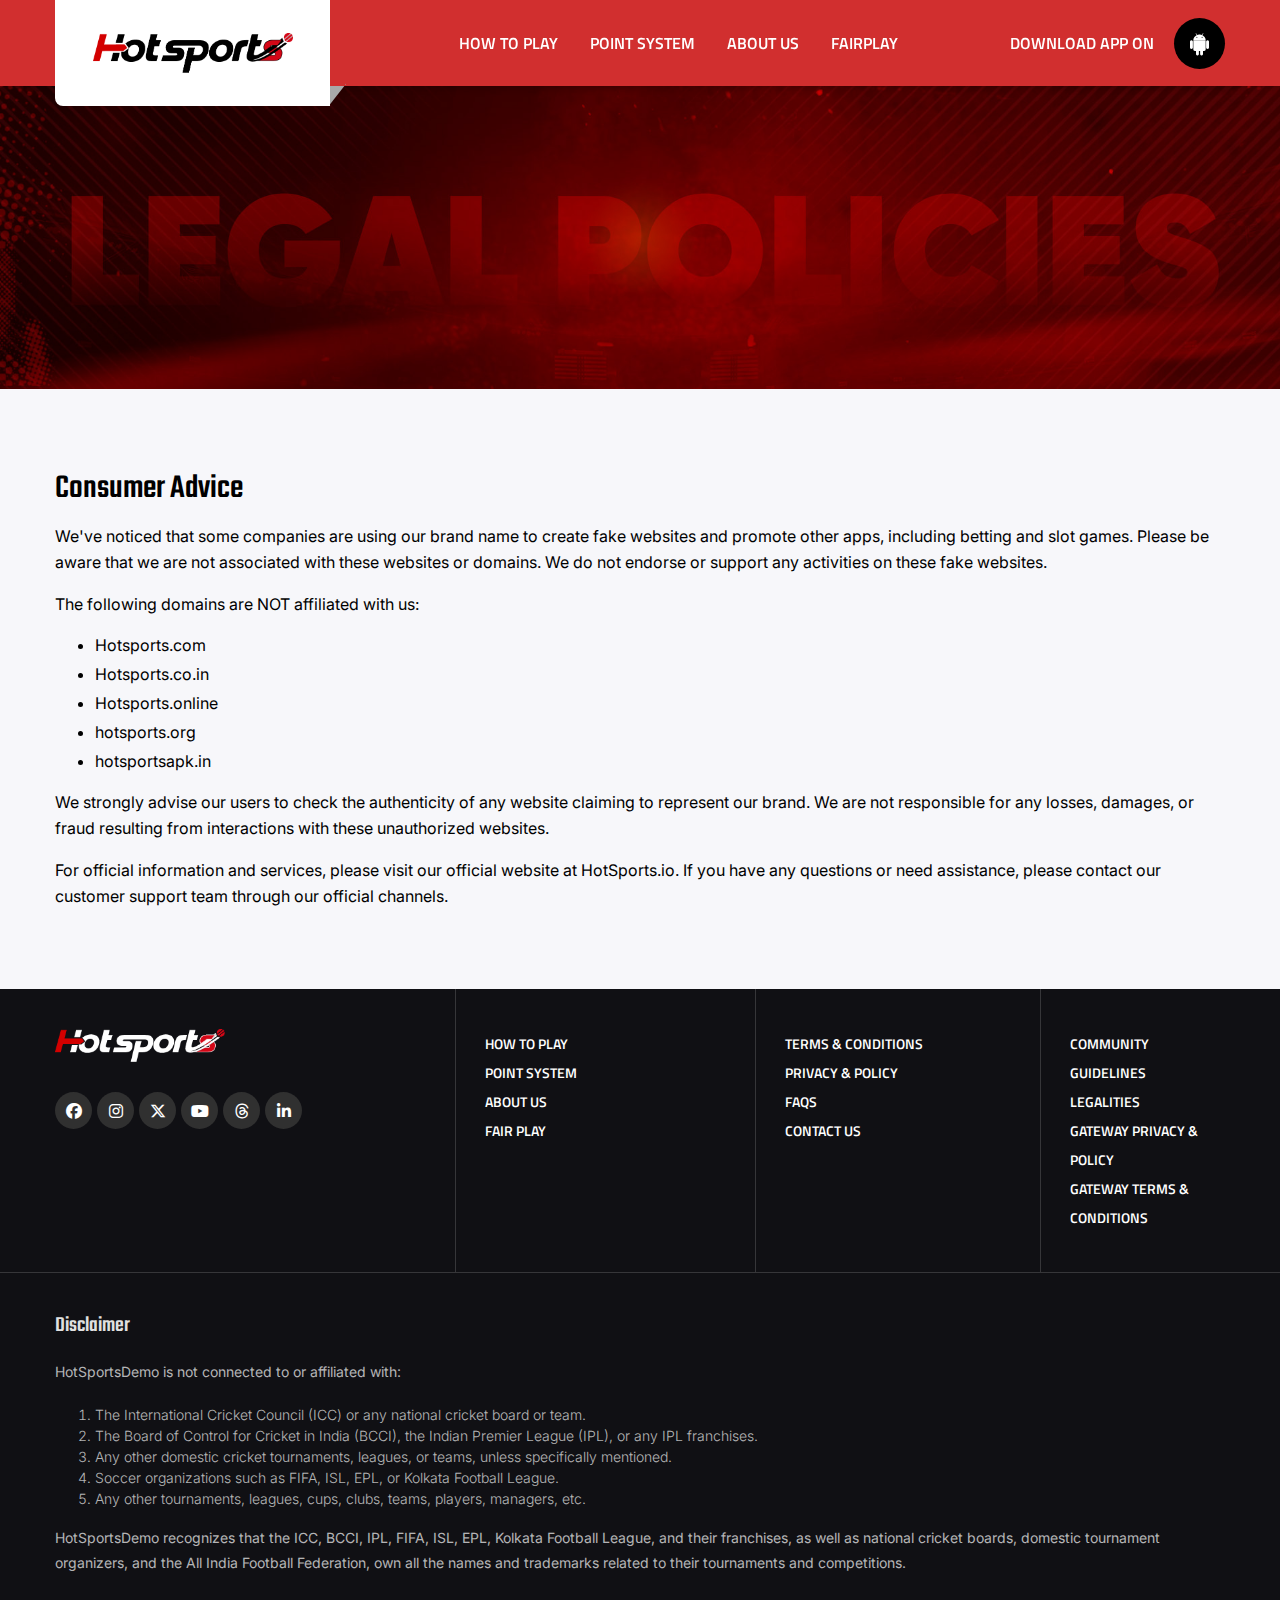
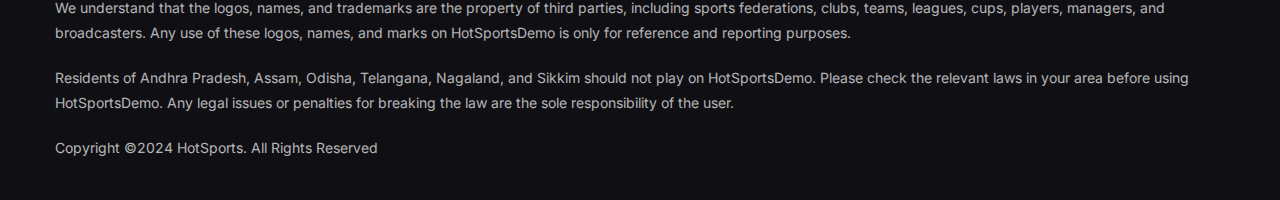
<file: consumer-advice.html>
<!doctype html>
<html lang="en">

<head>
    <!-- Required meta tags -->
    <meta charset="utf-8">
    <meta name="viewport" content="width=device-width, initial-scale=1, shrink-to-fit=no">
	
	<link rel="shortcut icon" type="image/x-icon" href="images/favicon.ico">
    <!-- CSS -->
    <link rel="stylesheet" href="css/bootstrap.min.css">
    <link rel="stylesheet" href="css/style.css" media="all">
	<link rel="stylesheet" href="css/flaticon.css" media="all">
	<link href="https://fonts.googleapis.com/css2?family=Titillium+Web:wght@200;300;400;600;700;900&display=swap" rel="stylesheet">
	<link href="https://fonts.googleapis.com/css2?family=Teko:wght@300..700&display=swap" rel="stylesheet">
	<link href="https://fonts.googleapis.com/css2?family=Inter:wght@100..900&display=swap" rel="stylesheet">
	<link rel="stylesheet" href="https://cdnjs.cloudflare.com/ajax/libs/font-awesome/6.5.1/css/all.min.css">
	<link rel="stylesheet" href="https://cdnjs.cloudflare.com/ajax/libs/font-awesome/4.7.0/css/font-awesome.min.css">
	<link rel="stylesheet" href="https://rawcdn.githack.com/hung1001/font-awesome-pro/4cac1a6/css/all.css">
    <title>HotSport</title>
</head>

<body>
    <header>
        <div class="container">
			<nav class="navbar navbar-expand-lg main-menu">
				<a class="navbar-brand logo" href="index.html"><img src="images/logo.png" class=""></a>
				<button class="navbar-toggler" type="button" data-toggle="collapse" data-target="#navbarSupportedContent" aria-controls="navbarSupportedContent" aria-expanded="false" aria-label="Toggle navigation">
					<i class="fa fa-bars" aria-hidden="true"></i>
				</button>			  
				<div class="collapse navbar-collapse" id="navbarSupportedContent">
				  <ul class="navbar-nav">
					<li class="nav-item">
					  <a class="nav-link" href="play.html">How To Play</a>
					</li>
					<li class="nav-item">
					  <a class="nav-link" href="pointssystem.html">Point System</a>
					</li>
					<li class="nav-item">
					  <a class="nav-link" href="aboutus.html">About Us</a>
					</li>
				
					<li class="nav-item">
					  <a class="nav-link" href="fairplay.html">Fairplay</a>
					</li>
				  </ul>				 
				</div>
				<div class="appdownload">
					<a href="https://hotsports.io/apk/Hotsports.v1.apk">Download App On <i class="fa fa-android"></i></a>
				</div>
			  </nav>	
        </div>
    </header>
	
	<section class="inner-banner p-0">
		<img src="images/legal-banner.jpg"/>
	</section>

	<section class="inner_cont_sec">
        <div class="container">
            <div class="row">
                <div class="col-md-12">
                    <h3 class="mt-0">Consumer Advice</h3>
                    <p>We've noticed that some companies are using our brand name to create fake websites and promote other apps, including betting and slot games. Please be aware that we are not associated with these websites or domains. We do not endorse or support any activities on these fake websites.</p>
					
                    
                    <p>The following domains are NOT affiliated with us:</p>
                    <ul>
                        <li>Hotsports.com</li>
                        <li>Hotsports.co.in</li>
                        <li>Hotsports.online</li>
                        <li>hotsports.org</li>
                        <li>hotsportsapk.in</li>
                    </ul>
					
                    <p>We strongly advise our users to check the authenticity of any website claiming to represent our brand. We are not responsible for any losses, damages, or fraud resulting from interactions with these unauthorized websites.</p>
                    <p>For official information and services, please visit our official website at HotSports.io. If you have any questions or need assistance, please contact our customer support team through our official channels.</p>
                </div>
                <!--col-md-12-->
            </div>
            <!--row-->
        </div>
        <!--container-->
    </section>
	
<footer>
  <div class="container">
    <div class="row">
      <div class="col-md-4">
        <div class="footbox border-0">
          <img src="images/footer-logo.png?v=1.1">
          <ul class="socmedia">
            <li>
              <a href="https://www.facebook.com/profile.php?id=61556267785544" target="_blank">
                <i class="fab fa-facebook-f"></i>
              </a>
            </li>
            <li>
              <a href="https://www.instagram.com/_hot.sport_/" target="_blank">
                <i class="fab fa-instagram"></i>
              </a>
            </li>
            <li>
              <a href="https://x.com/Hotspor79974970" target="_blank">
                <i class="fa-brands fa-x-twitter"></i>
              </a>
            </li>
            <li>
              <a href="https://studio.youtube.com/channel/UCEgXQFpA9DKf0KcHupNoEJA/editing/images" target="_blank">
                <i class="fa-brands fa-youtube"></i>
              </a>
            </li>
            <li>
              <a href="https://www.threads.net/@_hot.sport_" target="_blank">
                <i class="fa-brands fa-threads"></i>
              </a>
            </li>
            <li>
              <a href="https://www.linkedin.com/in/hot-sport-85b25a312/" target="_blank">
                <i class="fab fa-linkedin-in"></i>
              </a>
            </li>
          </ul>
        </div>
        <!--footbox-->
      </div>
      <!--col-md-4-->
      <div class="col-md-3">
        <div class="footbox">
          <ul class="footlinks">
            <li>
              <a href="play.html">How to Play</a>
            </li>
            <li>
              <a href="pointssystem.html">Point System</a>
            </li>
            <li>
              <a href="aboutus.html">About Us</a>
            </li>
            <li>
              <a href="fairplay.html">Fair Play</a>
            </li>
          </ul>
        </div>
        <!--footbox-->
      </div>
      <!--col-md-3-->
      <div class="col-md-3">
        <div class="footbox">
          <ul class="footlinks">
            <li>
              <a href="terms.html">Terms &amp; Conditions</a>
            </li>
            <li>
              <a href="privacy.html">Privacy &amp; Policy</a>
            </li>
            <li>
              <a href="faq.html">FAQS</a>
            </li>
            <li>
              <a href="contactus.html">Contact Us</a>
            </li>
          </ul>
        </div>
        <!--footbox-->
      </div>
      <!--col-md-3-->
      <div class="col-md-2 pl-0">
        <div class="footbox">
          <ul class="footlinks">
            <li>
              <a href="guidelines.html">Community Guidelines</a>
            </li>
            <li>
              <a href="legal.html">Legalities</a>
            </li>
            <li>
              <a href="pdf/Privacy Policy.pdf" target="_blank">Gateway Privacy &amp; Policy</a>
            </li>
            <li>
              <a href="pdf/Terms of Service.pdf" target="_blank">Gateway Terms &amp; Conditions</a>
            </li>
          </ul>
        </div>
        <!--footbox-->
      </div>
      <!--col-md-2-->
    </div>
    <!--row-->
  </div>
  <!--container-->
  <div class="footer-bottom">
    <div class="container">
      <div class="row">
        <div class="col-md-12">
          <h5>Disclaimer</h5>
          <p>HotSportsDemo is not connected to or affiliated with:</p>
          <ol style="font-weight:300;">
            <li>The International Cricket Council (ICC) or any national cricket board or team.</li>
            <li>The Board of Control for Cricket in India (BCCI), the Indian Premier League (IPL), or any IPL franchises.</li>
            <li>Any other domestic cricket tournaments, leagues, or teams, unless specifically mentioned.</li>
            <li>Soccer organizations such as FIFA, ISL, EPL, or Kolkata Football League.</li>
            <li>Any other tournaments, leagues, cups, clubs, teams, players, managers, etc.</li>
          </ol>
          <p>HotSportsDemo recognizes that the ICC, BCCI, IPL, FIFA, ISL, EPL, Kolkata Football League, and their franchises, as well as national cricket boards, domestic tournament organizers, and the All India Football Federation, own all the names and trademarks related to their tournaments and competitions.</p>
          <p>We understand that the logos, names, and trademarks are the property of third parties, including sports federations, clubs, teams, leagues, cups, players, managers, and broadcasters. Any use of these logos, names, and marks on HotSportsDemo is only for reference and reporting purposes.</p>
          <p>Residents of Andhra Pradesh, Assam, Odisha, Telangana, Nagaland, and Sikkim should not play on HotSportsDemo. Please check the relevant laws in your area before using HotSportsDemo. Any legal issues or penalties for breaking the law are the sole responsibility of the user.</p>
          <p class="mb-0">Copyright ©2024 HotSports. All Rights Reserved</p>
        </div>
        <!--col-md-12-->
      </div>
      <!--row-->
    </div>
    <!--container-->
  </div>
  <!--footer-bottom-->
</footer>

<script src="js/jquery.min.js"></script>
<script src="js/popper.min.js"></script>
<script src="js/bootstrap.min.js"></script>

</body>
</html>
</file>
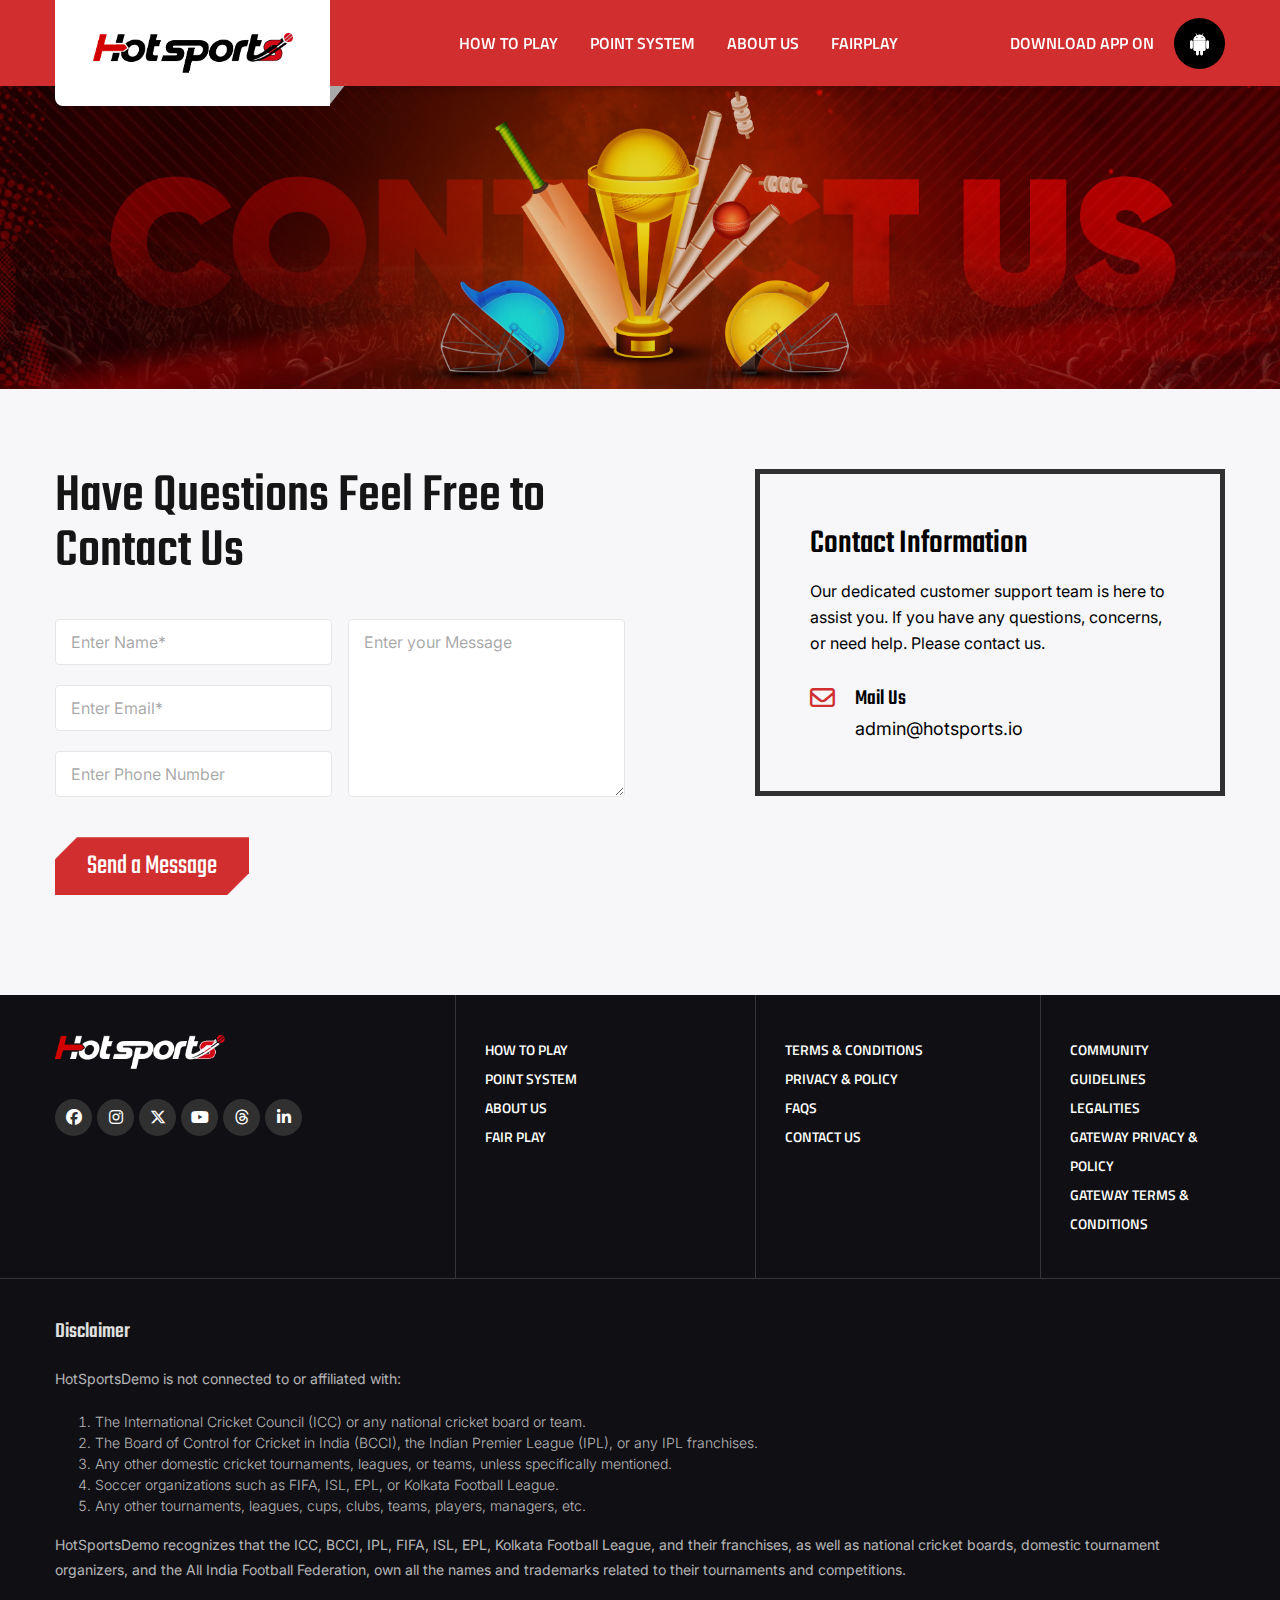
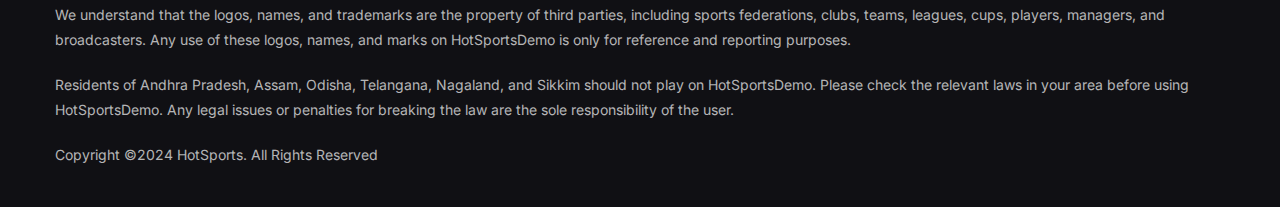
<file: contactus.html>
<!doctype html>
<html lang="en">

<head>
    <!-- Required meta tags -->
    <meta charset="utf-8">
    <meta name="viewport" content="width=device-width, initial-scale=1, shrink-to-fit=no">
	
	<link rel="shortcut icon" type="image/x-icon" href="images/favicon.ico">
    <!-- CSS -->
    <link rel="stylesheet" href="css/bootstrap.min.css">
    <link rel="stylesheet" href="css/style.css" media="all">
	<link rel="stylesheet" href="css/flaticon.css" media="all">
	<link href="https://fonts.googleapis.com/css2?family=Titillium+Web:wght@200;300;400;600;700;900&display=swap" rel="stylesheet">
	<link href="https://fonts.googleapis.com/css2?family=Teko:wght@300..700&display=swap" rel="stylesheet">
	<link href="https://fonts.googleapis.com/css2?family=Inter:wght@100..900&display=swap" rel="stylesheet">
	<link rel="stylesheet" href="https://cdnjs.cloudflare.com/ajax/libs/font-awesome/6.5.1/css/all.min.css">
	<link rel="stylesheet" href="https://cdnjs.cloudflare.com/ajax/libs/font-awesome/4.7.0/css/font-awesome.min.css">
	<link rel="stylesheet" href="https://rawcdn.githack.com/hung1001/font-awesome-pro/4cac1a6/css/all.css">
    <title>HotSport</title>
</head>

<body>
    <header>
        <div class="container">
			<nav class="navbar navbar-expand-lg main-menu">
				<a class="navbar-brand logo" href="index.html"><img src="images/logo.png" class=""></a>
				<button class="navbar-toggler" type="button" data-toggle="collapse" data-target="#navbarSupportedContent" aria-controls="navbarSupportedContent" aria-expanded="false" aria-label="Toggle navigation">
					<i class="fa fa-bars" aria-hidden="true"></i>
				</button>			  
				<div class="collapse navbar-collapse" id="navbarSupportedContent">
				  <ul class="navbar-nav">
					<li class="nav-item">
					  <a class="nav-link" href="play.html">How To Play</a>
					</li>
					<li class="nav-item">
					  <a class="nav-link" href="pointssystem.html">Point System</a>
					</li>
					<li class="nav-item">
					  <a class="nav-link" href="aboutus.html">About Us</a>
					</li>
				
					<li class="nav-item">
					  <a class="nav-link" href="fairplay.html">Fairplay</a>
					</li>
				  </ul>				 
				</div>
				<div class="appdownload">
					<a href="https://hotsports.io/apk/Hotsports.v1.apk">Download App On <i class="fa fa-android"></i></a>
				</div>
			  </nav>	
        </div>
    </header>
	
	<section class="inner-banner p-0">
		<img src="images/contact_us-banner.jpg"/>
	</section>

	<section class="contactsec">
		<div class="container">
			<div class="row justify-content-between">
				<div class="col-md-6">
					<h2 class="">Have Questions Feel Free to Contact Us</h2>
					<div class="contact_form row">
						<div class="col-md-6 pr_half">
							<div class="form-group">
								<input type="text" placeholder="Enter Name*" class="form-control" required />
							</div><!--form-group-->
							<div class="form-group">
								<input type="email" placeholder="Enter Email*" class="form-control" required />
							</div><!--form-group-->
							<div class="form-group">
								<input type="text" placeholder="Enter Phone Number" class="form-control" />
							</div><!--form-group-->
						</div><!--col-md-6-->
						<div class="col-md-6 pl_half">
							<div class="form-group">
								<textarea class="form-control" placeholder="Enter your Message" required></textarea>
							</div>
						</div><!--col-md-6-->
						<div class="col-md-12">							
							<div class="form-group">
								<input type="submit" value="Send a Message" class="downapp_btn white-hover">
							</div>
						</div><!--col-md-12-->
					</div><!--row-->
				</div><!--col-md-6-->
				<div class="col-md-5">
					<div class="contact_info">
						<h3>Contact Information</h3>
						<p>Our dedicated customer support team is here to assist you. If you have any questions, concerns, or need help. Please contact us.</p>
						<!-- <div class="icon_box_wrapper">
							<div class="icon_box">
								<i class="far fa-phone-volume"></i>
							</div>
							<div class="icon_box_content">
								<h5>Call Us</h5>
								<a href="tel:">+0-123456789</a>
							</div>
						</div> --><!--icon_box_wrapper-->
						<div class="icon_box_wrapper">
							<div class="icon_box">
								<i class="fa-regular fa-envelope"></i>
							</div><!--icon_box-->
							<div class="icon_box_content">
								<h5>Mail Us</h5>
								<a href="mailto:admin@hotsports.io">admin@hotsports.io</a>
							</div><!--icon_box_content-->
						</div><!--icon_box_wrapper-->
						<!-- <div class="icon_box_wrapper">
							<div class="icon_box">
								<i class="far fa-map-marker-alt"></i>
							</div>
							<div class="icon_box_content">
								<h5>Location</h5>
								<label class="m-0">XYZ Street, Bhaktapur</label>
							</div>
						</div> --><!--icon_box_wrapper-->
					</div><!--contact_info-->
				</div><!--col-md-6-->
			</div><!--row-->
		</div><!--container-->
	</section>
	
<footer>
  <div class="container">
    <div class="row">
      <div class="col-md-4">
        <div class="footbox border-0">
          <img src="images/footer-logo.png?v=1.1">
          <ul class="socmedia">
            <li>
              <a href="https://www.facebook.com/profile.php?id=61556267785544" target="_blank">
                <i class="fab fa-facebook-f"></i>
              </a>
            </li>
            <li>
              <a href="https://www.instagram.com/_hot.sport_/" target="_blank">
                <i class="fab fa-instagram"></i>
              </a>
            </li>
            <li>
              <a href="https://x.com/Hotspor79974970" target="_blank">
                <i class="fa-brands fa-x-twitter"></i>
              </a>
            </li>
            <li>
              <a href="https://studio.youtube.com/channel/UCEgXQFpA9DKf0KcHupNoEJA/editing/images" target="_blank">
                <i class="fa-brands fa-youtube"></i>
              </a>
            </li>
            <li>
              <a href="https://www.threads.net/@_hot.sport_" target="_blank">
                <i class="fa-brands fa-threads"></i>
              </a>
            </li>
            <li>
              <a href="https://www.linkedin.com/in/hot-sport-85b25a312/" target="_blank">
                <i class="fab fa-linkedin-in"></i>
              </a>
            </li>
          </ul>
        </div>
        <!--footbox-->
      </div>
      <!--col-md-4-->
      <div class="col-md-3">
        <div class="footbox">
          <ul class="footlinks">
            <li>
              <a href="play.html">How to Play</a>
            </li>
            <li>
              <a href="pointssystem.html">Point System</a>
            </li>
            <li>
              <a href="aboutus.html">About Us</a>
            </li>
            <li>
              <a href="fairplay.html">Fair Play</a>
            </li>
          </ul>
        </div>
        <!--footbox-->
      </div>
      <!--col-md-3-->
      <div class="col-md-3">
        <div class="footbox">
          <ul class="footlinks">
            <li>
              <a href="terms.html">Terms &amp; Conditions</a>
            </li>
            <li>
              <a href="privacy.html">Privacy &amp; Policy</a>
            </li>
            <li>
              <a href="faq.html">FAQS</a>
            </li>
            <li>
              <a href="contactus.html">Contact Us</a>
            </li>
          </ul>
        </div>
        <!--footbox-->
      </div>
      <!--col-md-3-->
      <div class="col-md-2 pl-0">
        <div class="footbox">
          <ul class="footlinks">
            <li>
              <a href="guidelines.html">Community Guidelines</a>
            </li>
            <li>
              <a href="legal.html">Legalities</a>
            </li>
            <li>
              <a href="pdf/Privacy Policy.pdf" target="_blank">Gateway Privacy &amp; Policy</a>
            </li>
            <li>
              <a href="pdf/Terms of Service.pdf" target="_blank">Gateway Terms &amp; Conditions</a>
            </li>
          </ul>
        </div>
        <!--footbox-->
      </div>
      <!--col-md-2-->
    </div>
    <!--row-->
  </div>
  <!--container-->
  <div class="footer-bottom">
    <div class="container">
      <div class="row">
        <div class="col-md-12">
          <h5>Disclaimer</h5>
          <p>HotSportsDemo is not connected to or affiliated with:</p>
          <ol style="font-weight:300;">
            <li>The International Cricket Council (ICC) or any national cricket board or team.</li>
            <li>The Board of Control for Cricket in India (BCCI), the Indian Premier League (IPL), or any IPL franchises.</li>
            <li>Any other domestic cricket tournaments, leagues, or teams, unless specifically mentioned.</li>
            <li>Soccer organizations such as FIFA, ISL, EPL, or Kolkata Football League.</li>
            <li>Any other tournaments, leagues, cups, clubs, teams, players, managers, etc.</li>
          </ol>
          <p>HotSportsDemo recognizes that the ICC, BCCI, IPL, FIFA, ISL, EPL, Kolkata Football League, and their franchises, as well as national cricket boards, domestic tournament organizers, and the All India Football Federation, own all the names and trademarks related to their tournaments and competitions.</p>
          <p>We understand that the logos, names, and trademarks are the property of third parties, including sports federations, clubs, teams, leagues, cups, players, managers, and broadcasters. Any use of these logos, names, and marks on HotSportsDemo is only for reference and reporting purposes.</p>
          <p>Residents of Andhra Pradesh, Assam, Odisha, Telangana, Nagaland, and Sikkim should not play on HotSportsDemo. Please check the relevant laws in your area before using HotSportsDemo. Any legal issues or penalties for breaking the law are the sole responsibility of the user.</p>
          <p class="mb-0">Copyright ©2024 HotSports. All Rights Reserved</p>
        </div>
        <!--col-md-12-->
      </div>
      <!--row-->
    </div>
    <!--container-->
  </div>
  <!--footer-bottom-->
</footer>

<script src="js/jquery.min.js"></script>
<script src="js/popper.min.js"></script>
<script src="js/bootstrap.min.js"></script>

</body>
</html>
</file>
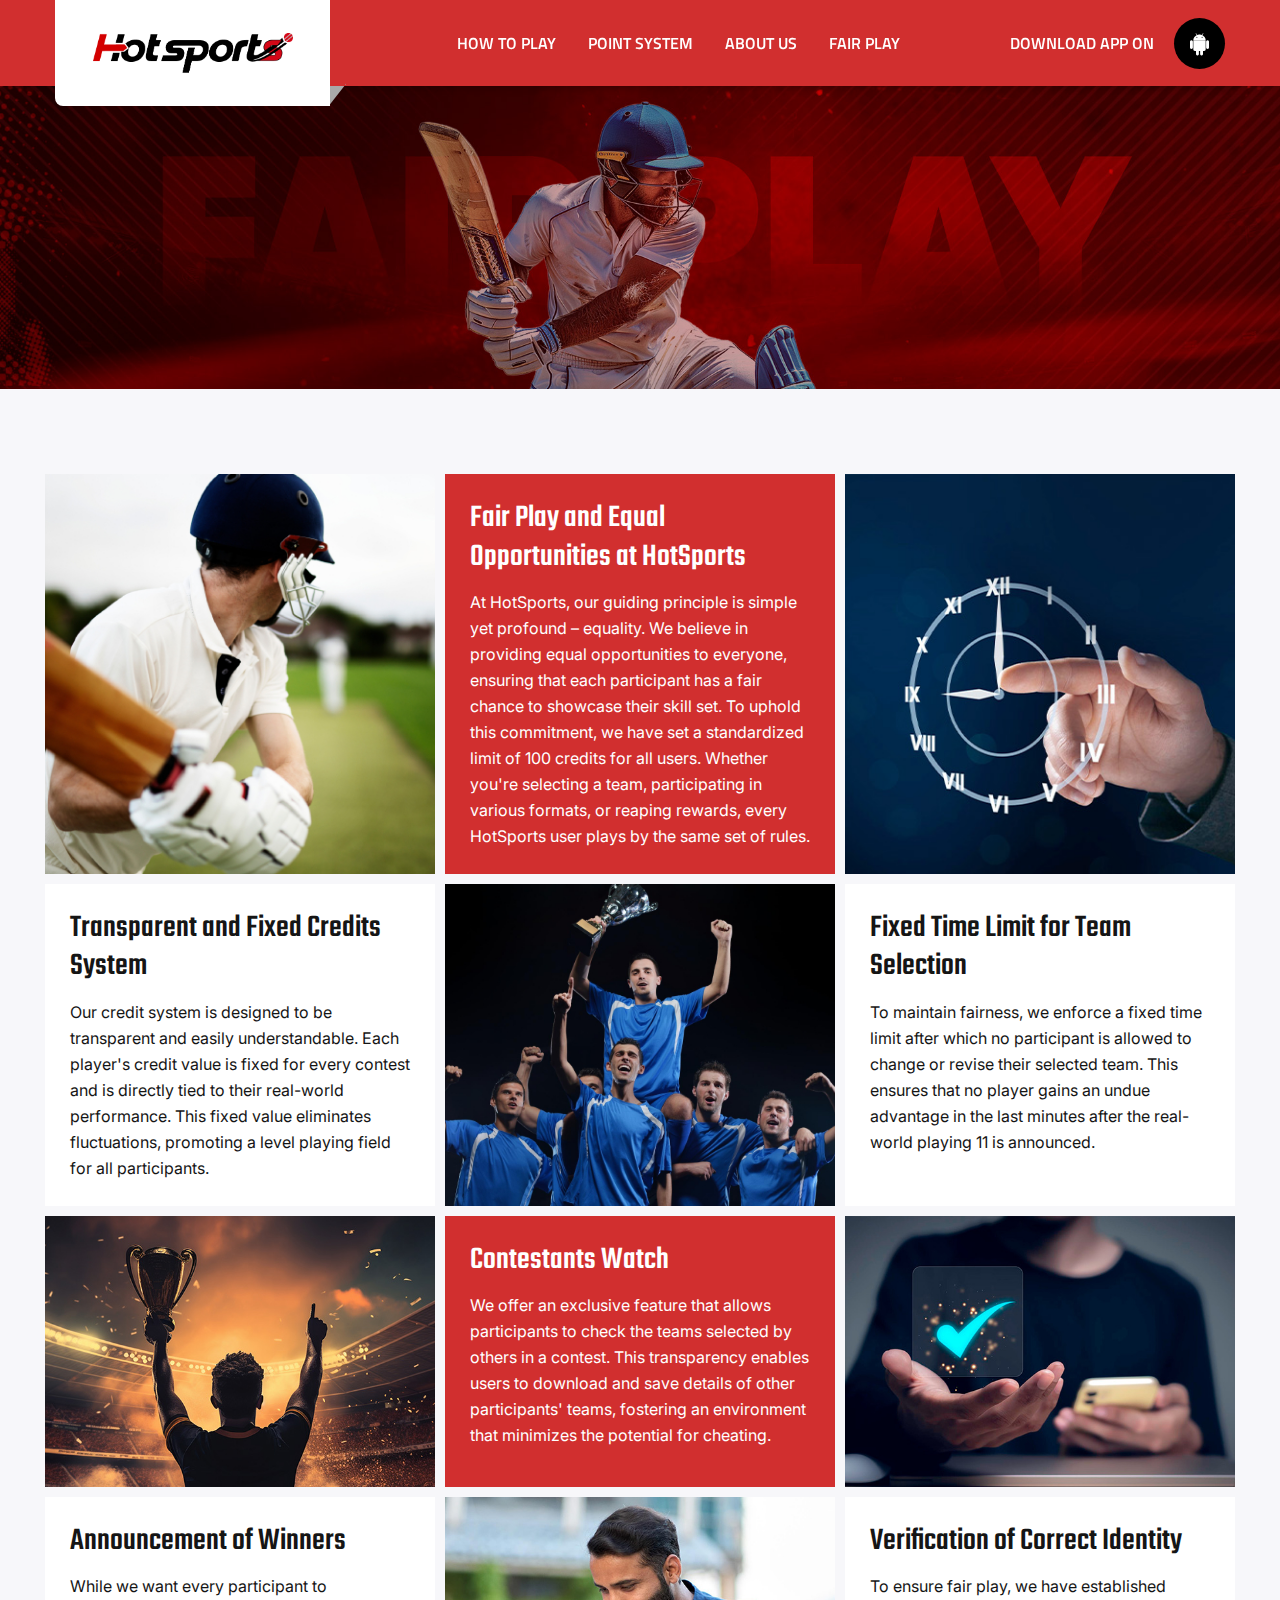
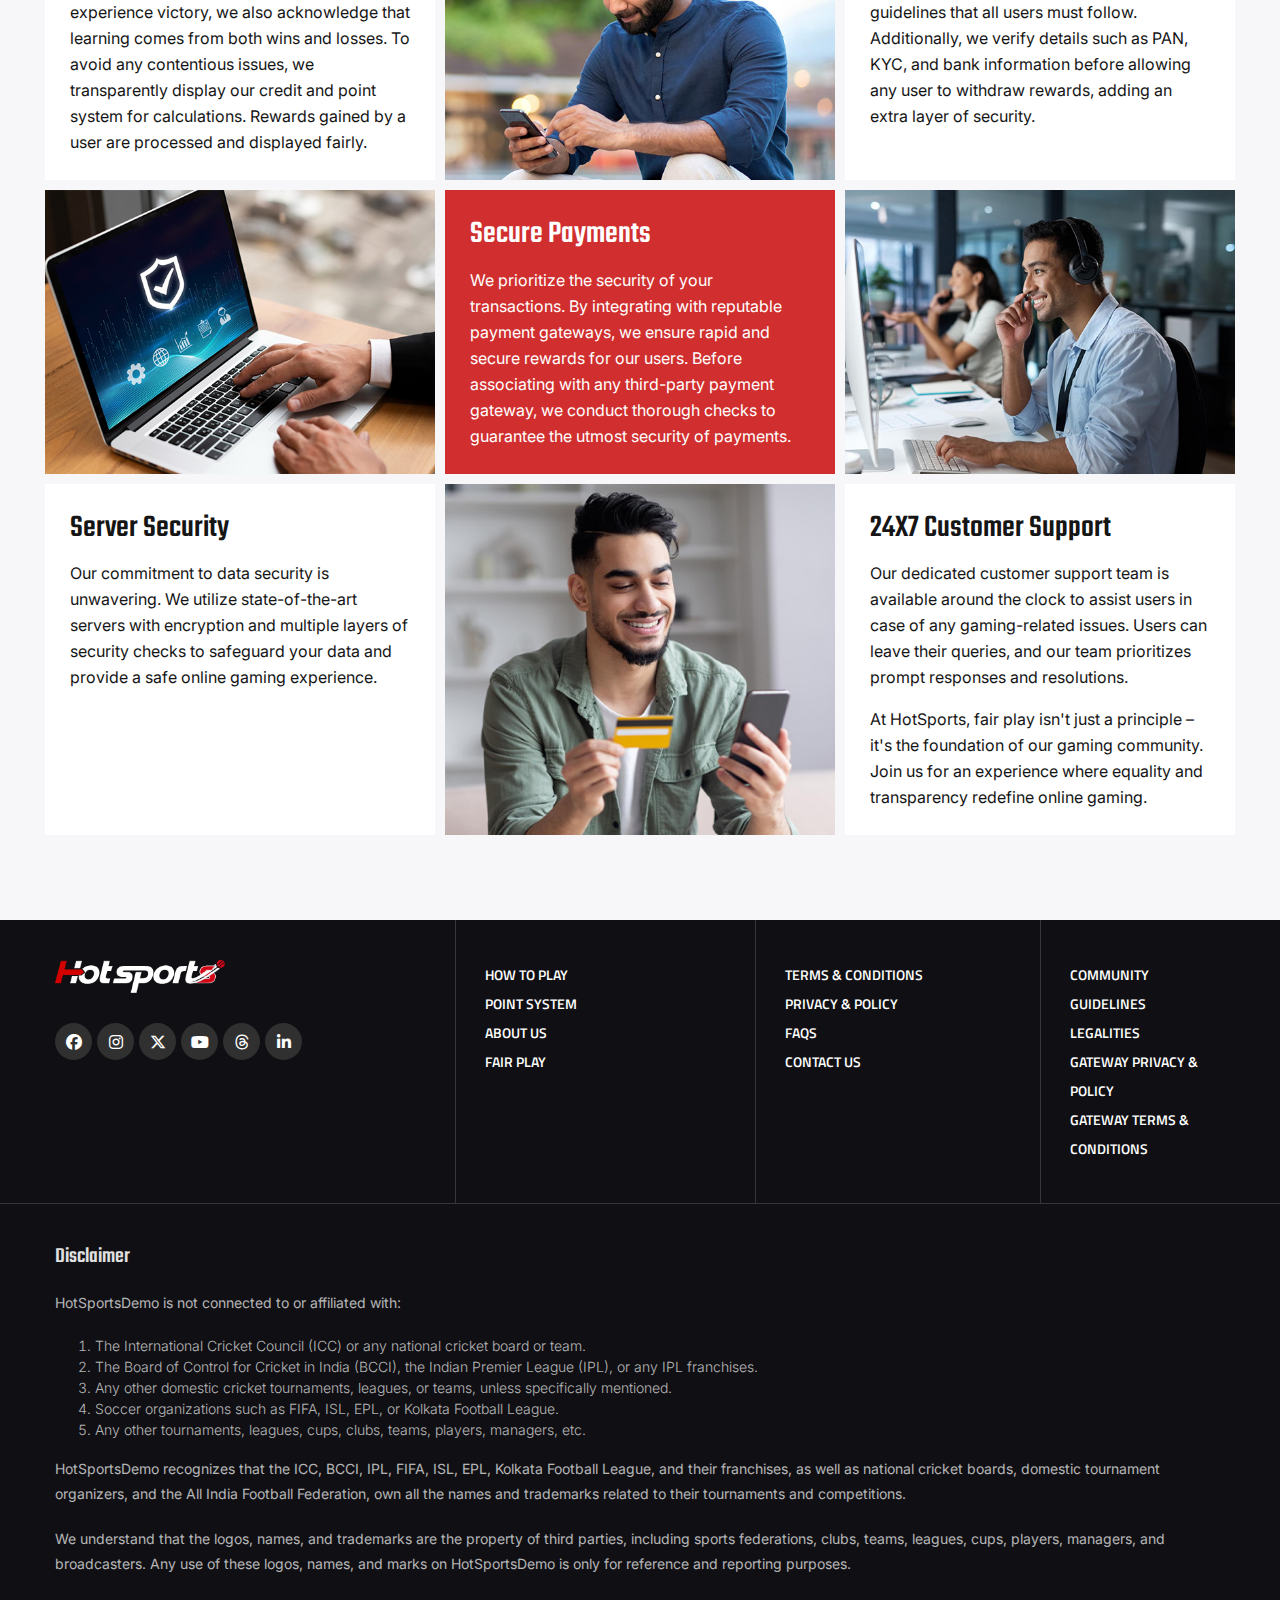
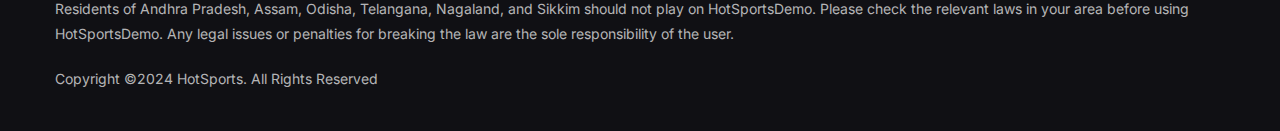
<file: fairplay.html>
<!DOCTYPE html>
<html lang="en">
  <head>
    <!-- Required meta tags -->
    <meta charset="utf-8" />
    <meta
      name="viewport"
      content="width=device-width, initial-scale=1, shrink-to-fit=no" />

    <link rel="shortcut icon" type="image/x-icon" href="images/favicon.ico" />
    <!-- CSS -->
    <link rel="stylesheet" href="css/bootstrap.min.css" />
    <link rel="stylesheet" href="css/style.css" media="all" />
    <link rel="stylesheet" href="css/flaticon.css" media="all" />
    <link
      href="https://fonts.googleapis.com/css2?family=Titillium+Web:wght@200;300;400;600;700;900&display=swap"
      rel="stylesheet" />
    <link
      href="https://fonts.googleapis.com/css2?family=Teko:wght@300..700&display=swap"
      rel="stylesheet" />
    <link
      href="https://fonts.googleapis.com/css2?family=Inter:wght@100..900&display=swap"
      rel="stylesheet" />
    <link
      rel="stylesheet"
      href="https://cdnjs.cloudflare.com/ajax/libs/font-awesome/6.5.1/css/all.min.css" />
    <link
      rel="stylesheet"
      href="https://cdnjs.cloudflare.com/ajax/libs/font-awesome/4.7.0/css/font-awesome.min.css" />
    <link
      rel="stylesheet"
      href="https://rawcdn.githack.com/hung1001/font-awesome-pro/4cac1a6/css/all.css" />
    <title>HotSport</title>
  </head>

  <body>
    <header>
      <div class="container">
        <nav class="navbar navbar-expand-lg main-menu">
          <a class="navbar-brand logo" href="index.html"
            ><img src="images/logo.png" class=""
          /></a>
          <button
            class="navbar-toggler"
            type="button"
            data-toggle="collapse"
            data-target="#navbarSupportedContent"
            aria-controls="navbarSupportedContent"
            aria-expanded="false"
            aria-label="Toggle navigation">
            <i class="fa fa-bars" aria-hidden="true"></i>
          </button>
          <div class="collapse navbar-collapse" id="navbarSupportedContent">
            <ul class="navbar-nav">
              <li class="nav-item">
                <a class="nav-link" href="play.html">How To Play</a>
              </li>
              <li class="nav-item">
                <a class="nav-link" href="pointssystem.html">Point System</a>
              </li>
              <li class="nav-item">
                <a class="nav-link" href="aboutus.html">About Us</a>
              </li>

              <li class="nav-item">
                <a class="nav-link" href="fairplay.html">Fair play</a>
              </li>
            </ul>
          </div>
          <div class="appdownload">
            <a href="https://hotsports.io/apk/Hotsports.v1.apk"
              >Download App On <i class="fa fa-android"></i
            ></a>
          </div>
        </nav>
      </div>
    </header>

    <section class="inner-banner p-0">
      <img src="images/fairplay-banner.jpg" />
    </section>

    <section class="fairplay_sec">
      <div class="container">
        <div class="row">
          <div class="col-md-4">
            <div class="fp_box p-0">
              <img src="images/fplay2.jpg" class="showonmobile" />
              <img src="images/fplay1.jpg" class="hideonmobile" />
            </div>
          </div>
          <!--col-md-4-->
          <div class="col-md-4">
            <div class="fp_box red_bg">
              <h3>Fair Play and Equal Opportunities at HotSports</h3>
              <p>
                At HotSports, our guiding principle is simple yet profound –
                equality. We believe in providing equal opportunities to
                everyone, ensuring that each participant has a fair chance to
                showcase their skill set. To uphold this commitment, we have set
                a standardized limit of 100 credits for all users. Whether
                you're selecting a team, participating in various formats, or
                reaping rewards, every HotSports user plays by the same set of
                rules.
              </p>
            </div>
          </div>
          <!--col-md-4-->
          <div class="col-md-4">
            <div class="fp_box p-0">
              <img src="images/fplay1.jpg" class="showonmobile" />
              <img src="images/fplay3.jpg" class="hideonmobile" />
            </div>
          </div>
          <!--col-md-4-->
          <div class="col-md-4">
            <div class="fp_box">
              <h3>Transparent and Fixed Credits System</h3>
              <p>
                Our credit system is designed to be transparent and easily
                understandable. Each player's credit value is fixed for every
                contest and is directly tied to their real-world performance.
                This fixed value eliminates fluctuations, promoting a level
                playing field for all participants.
              </p>
            </div>
          </div>
          <!--col-md-4-->
          <div class="col-md-4">
            <div class="fp_box p-0">
              <img src="images/fplay3.jpg" class="showonmobile" />
              <img src="images/fplay2.jpg" class="hideonmobile" />
            </div>
          </div>
          <!--col-md-4-->
          <div class="col-md-4">
            <div class="fp_box">
              <h3>Fixed Time Limit for Team Selection</h3>
              <p>
                To maintain fairness, we enforce a fixed time limit after which
                no participant is allowed to change or revise their selected
                team. This ensures that no player gains an undue advantage in
                the last minutes after the real-world playing 11 is announced.
              </p>
            </div>
          </div>
          <!--col-md-4-->
          <div class="col-md-4">
            <div class="fp_box p-0">
              <img src="images/fplay5.jpg" class="showonmobile" />
              <img src="images/fplay4.jpg" class="hideonmobile" />
            </div>
          </div>
          <!--col-md-4-->
          <div class="col-md-4">
            <div class="fp_box red_bg">
              <h3>Contestants Watch</h3>
              <p>
                We offer an exclusive feature that allows participants to check
                the teams selected by others in a contest. This transparency
                enables users to download and save details of other
                participants' teams, fostering an environment that minimizes the
                potential for cheating.
              </p>
            </div>
          </div>
          <!--col-md-4-->
          <div class="col-md-4">
            <div class="fp_box p-0">
              <img src="images/fplay4.jpg" class="showonmobile" />
              <img src="images/fplay6.jpg" class="hideonmobile" />
            </div>
          </div>
          <!--col-md-4-->
          <div class="col-md-4">
            <div class="fp_box">
              <h3>Announcement of Winners</h3>
              <p>
                While we want every participant to experience victory, we also
                acknowledge that learning comes from both wins and losses. To
                avoid any contentious issues, we transparently display our
                credit and point system for calculations. Rewards gained by a
                user are processed and displayed fairly.
              </p>
            </div>
          </div>
          <!--col-md-4-->
          <div class="col-md-4">
            <div class="fp_box p-0">
              <img src="images/fplay6.jpg" class="showonmobile" />
              <img src="images/fplay5.jpg" class="hideonmobile" />
            </div>
          </div>
          <!--col-md-4-->
          <div class="col-md-4">
            <div class="fp_box">
              <h3>Verification of Correct Identity</h3>
              <p>
                To ensure fair play, we have established guidelines that all
                users must follow. Additionally, we verify details such as PAN,
                KYC, and bank information before allowing any user to withdraw
                rewards, adding an extra layer of security.
              </p>
            </div>
          </div>
          <!--col-md-4-->
          <div class="col-md-4">
            <div class="fp_box p-0">
              <img src="images/fplay8.jpg" class="showonmobile" />
              <img src="images/fplay7.jpg" class="hideonmobile" />
            </div>
          </div>
          <!--col-md-4-->
          <div class="col-md-4">
            <div class="fp_box red_bg">
              <h3>Secure Payments</h3>
              <p>
                We prioritize the security of your transactions. By integrating
                with reputable payment gateways, we ensure rapid and secure
                rewards for our users. Before associating with any third-party
                payment gateway, we conduct thorough checks to guarantee the
                utmost security of payments.
              </p>
            </div>
          </div>
          <!--col-md-4-->
          <div class="col-md-4">
            <div class="fp_box p-0">
              <img src="images/fplay7.jpg" class="showonmobile" />
              <img src="images/fplay9.jpg" class="hideonmobile" />
            </div>
          </div>
          <!--col-md-4-->
          <div class="col-md-4">
            <div class="fp_box">
              <h3>Server Security</h3>
              <p>
                Our commitment to data security is unwavering. We utilize
                state-of-the-art servers with encryption and multiple layers of
                security checks to safeguard your data and provide a safe online
                gaming experience.
              </p>
            </div>
          </div>
          <!--col-md-4-->
          <div class="col-md-4">
            <div class="fp_box p-0">
              <img src="images/fplay9.jpg" class="showonmobile" />
              <img src="images/fplay8.jpg" class="hideonmobile" />
            </div>
          </div>
          <!--col-md-4-->
          <div class="col-md-4">
            <div class="fp_box">
              <h3>24X7 Customer Support</h3>
              <p>
                Our dedicated customer support team is available around the
                clock to assist users in case of any gaming-related issues.
                Users can leave their queries, and our team prioritizes prompt
                responses and resolutions.
              </p>
              <p>
                At HotSports, fair play isn't just a principle – it's the
                foundation of our gaming community. Join us for an experience
                where equality and transparency redefine online gaming.
              </p>
            </div>
          </div>
          <!--col-md-4-->
        </div>
        <!--row-->
      </div>
      <!--container-->
    </section>

    <footer>
      <div class="container">
        <div class="row">
          <div class="col-md-4">
            <div class="footbox border-0">
              <img src="images/footer-logo.png?v=1.1" />
              <ul class="socmedia">
                <li>
                  <a
                    href="https://www.facebook.com/profile.php?id=61556267785544"
                    target="_blank">
                    <i class="fab fa-facebook-f"></i>
                  </a>
                </li>
                <li>
                  <a
                    href="https://www.instagram.com/_hot.sport_/"
                    target="_blank">
                    <i class="fab fa-instagram"></i>
                  </a>
                </li>
                <li>
                  <a href="https://x.com/Hotspor79974970" target="_blank">
                    <i class="fa-brands fa-x-twitter"></i>
                  </a>
                </li>
                <li>
                  <a
                    href="https://studio.youtube.com/channel/UCEgXQFpA9DKf0KcHupNoEJA/editing/images"
                    target="_blank">
                    <i class="fa-brands fa-youtube"></i>
                  </a>
                </li>
                <li>
                  <a
                    href="https://www.threads.net/@_hot.sport_"
                    target="_blank">
                    <i class="fa-brands fa-threads"></i>
                  </a>
                </li>
                <li>
                  <a
                    href="https://www.linkedin.com/in/hot-sport-85b25a312/"
                    target="_blank">
                    <i class="fab fa-linkedin-in"></i>
                  </a>
                </li>
              </ul>
            </div>
            <!--footbox-->
          </div>
          <!--col-md-4-->
          <div class="col-md-3">
            <div class="footbox">
              <ul class="footlinks">
                <li>
                  <a href="play.html">How to Play</a>
                </li>
                <li>
                  <a href="pointssystem.html">Point System</a>
                </li>
                <li>
                  <a href="aboutus.html">About Us</a>
                </li>
                <li>
                  <a href="fairplay.html">Fair Play</a>
                </li>
              </ul>
            </div>
            <!--footbox-->
          </div>
          <!--col-md-3-->
          <div class="col-md-3">
            <div class="footbox">
              <ul class="footlinks">
                <li>
                  <a href="terms.html">Terms &amp; Conditions</a>
                </li>
                <li>
                  <a href="privacy.html">Privacy &amp; Policy</a>
                </li>
                <li>
                  <a href="faq.html">FAQS</a>
                </li>
                <li>
                  <a href="contactus.html">Contact Us</a>
                </li>
              </ul>
            </div>
            <!--footbox-->
          </div>
          <!--col-md-3-->
          <div class="col-md-2 pl-0">
            <div class="footbox">
              <ul class="footlinks">
                <li>
                  <a href="guidelines.html">Community Guidelines</a>
                </li>
                <li>
                  <a href="legal.html">Legalities</a>
                </li>
                <li>
                  <a href="pdf/Privacy Policy.pdf" target="_blank"
                    >Gateway Privacy &amp; Policy</a
                  >
                </li>
                <li>
                  <a href="pdf/Terms of Service.pdf" target="_blank"
                    >Gateway Terms &amp; Conditions</a
                  >
                </li>
              </ul>
            </div>
            <!--footbox-->
          </div>
          <!--col-md-2-->
        </div>
        <!--row-->
      </div>
      <!--container-->
      <div class="footer-bottom">
        <div class="container">
          <div class="row">
            <div class="col-md-12">
              <h5>Disclaimer</h5>
              <p>HotSportsDemo is not connected to or affiliated with:</p>
              <ol style="font-weight: 300">
                <li>
                  The International Cricket Council (ICC) or any national
                  cricket board or team.
                </li>
                <li>
                  The Board of Control for Cricket in India (BCCI), the Indian
                  Premier League (IPL), or any IPL franchises.
                </li>
                <li>
                  Any other domestic cricket tournaments, leagues, or teams,
                  unless specifically mentioned.
                </li>
                <li>
                  Soccer organizations such as FIFA, ISL, EPL, or Kolkata
                  Football League.
                </li>
                <li>
                  Any other tournaments, leagues, cups, clubs, teams, players,
                  managers, etc.
                </li>
              </ol>
              <p>
                HotSportsDemo recognizes that the ICC, BCCI, IPL, FIFA, ISL,
                EPL, Kolkata Football League, and their franchises, as well as
                national cricket boards, domestic tournament organizers, and the
                All India Football Federation, own all the names and trademarks
                related to their tournaments and competitions.
              </p>
              <p>
                We understand that the logos, names, and trademarks are the
                property of third parties, including sports federations, clubs,
                teams, leagues, cups, players, managers, and broadcasters. Any
                use of these logos, names, and marks on HotSportsDemo is only
                for reference and reporting purposes.
              </p>
              <p>
                Residents of Andhra Pradesh, Assam, Odisha, Telangana, Nagaland,
                and Sikkim should not play on HotSportsDemo. Please check the
                relevant laws in your area before using HotSportsDemo. Any legal
                issues or penalties for breaking the law are the sole
                responsibility of the user.
              </p>
              <p class="mb-0">Copyright ©2024 HotSports. All Rights Reserved</p>
            </div>
            <!--col-md-12-->
          </div>
          <!--row-->
        </div>
        <!--container-->
      </div>
      <!--footer-bottom-->
    </footer>

    <script src="js/jquery.min.js"></script>
    <script src="js/popper.min.js"></script>
    <script src="js/bootstrap.min.js"></script>
  </body>
</html>
</file>
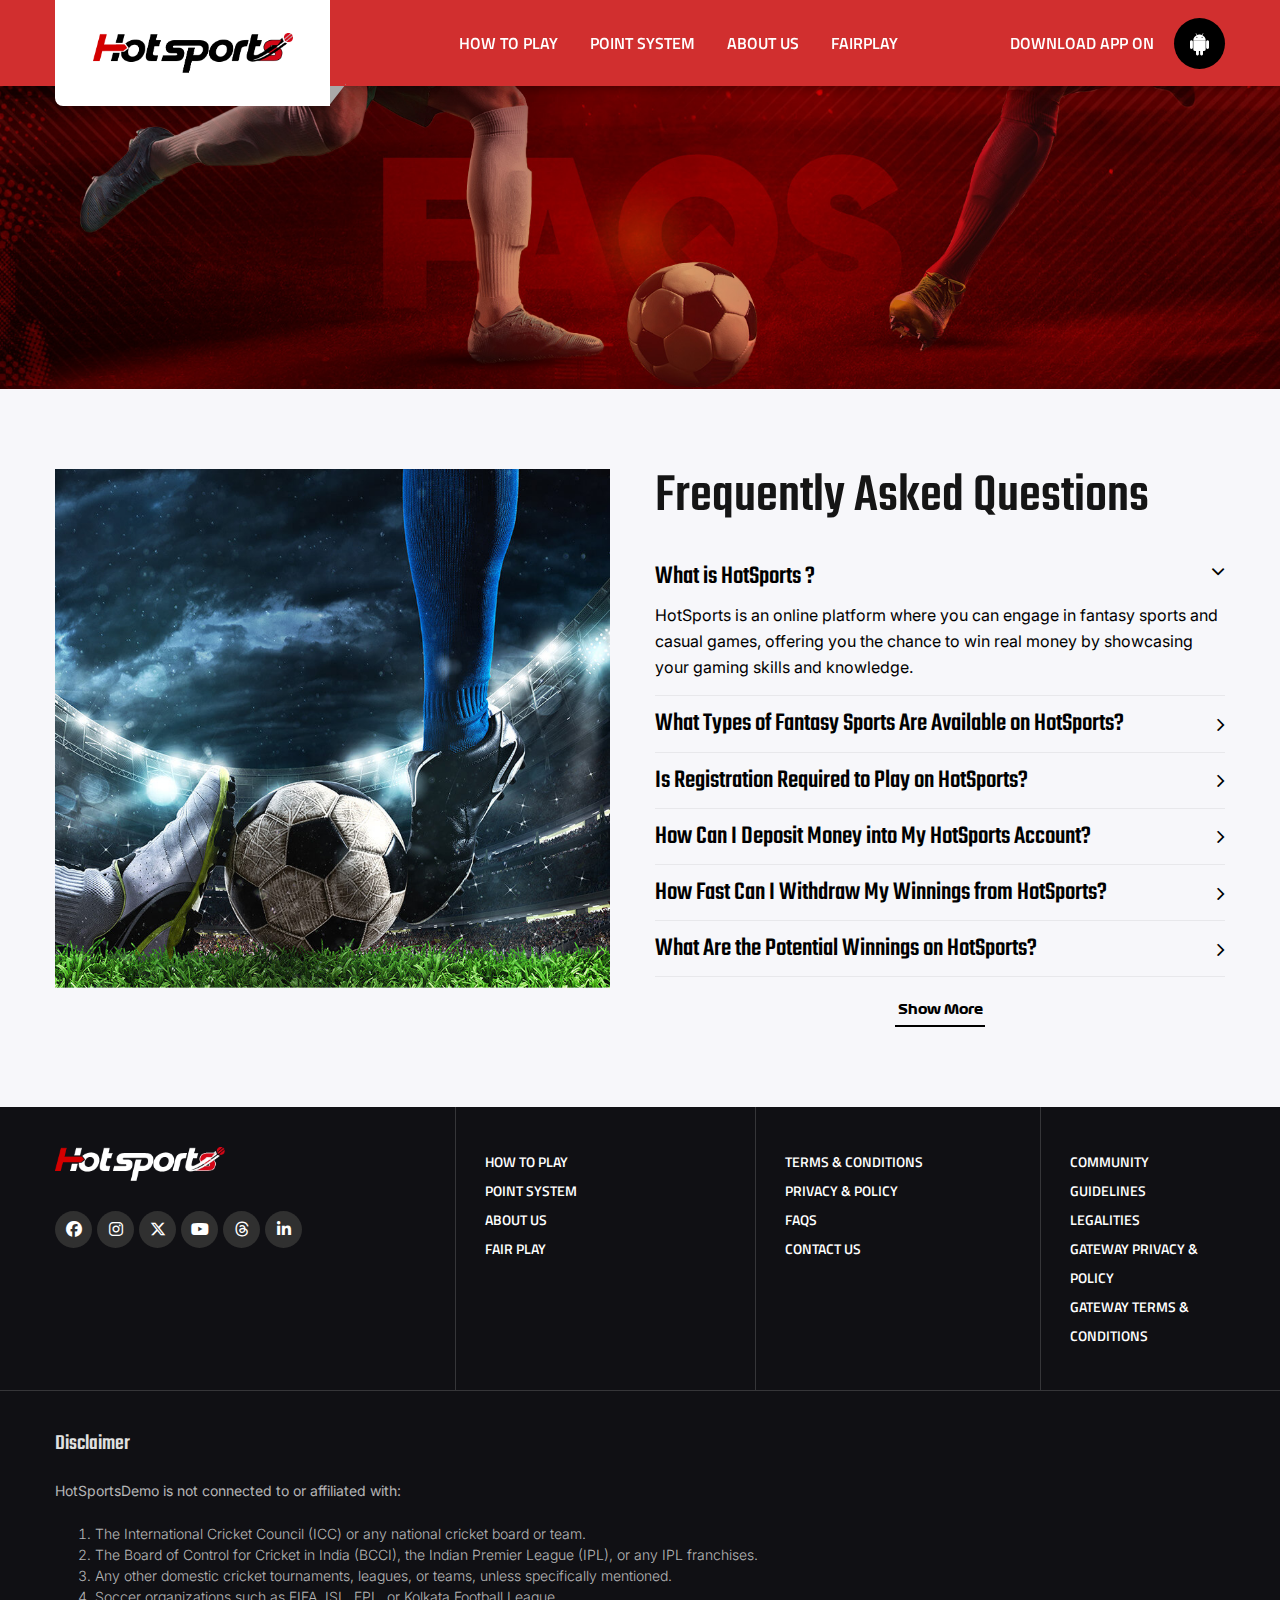
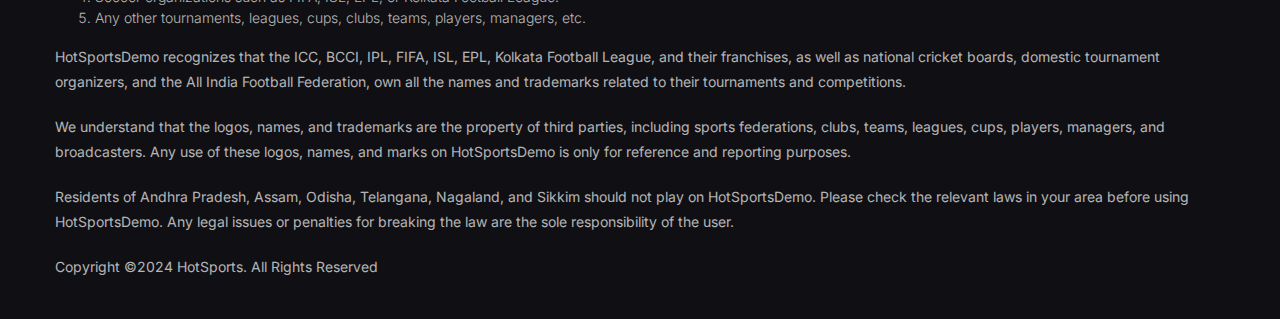
<file: faq.html>
<!doctype html>
<html lang="en">

<head>
    <!-- Required meta tags -->
    <meta charset="utf-8">
    <meta name="viewport" content="width=device-width, initial-scale=1, shrink-to-fit=no">
	
	<link rel="shortcut icon" type="image/x-icon" href="images/favicon.ico">
    <!-- CSS -->
    <link rel="stylesheet" href="css/bootstrap.min.css">
    <link rel="stylesheet" href="css/style.css" media="all">
	<link rel="stylesheet" href="css/flaticon.css" media="all">
	<link href="https://fonts.googleapis.com/css2?family=Titillium+Web:wght@200;300;400;600;700;900&display=swap" rel="stylesheet">
	<link href="https://fonts.googleapis.com/css2?family=Teko:wght@300..700&display=swap" rel="stylesheet">
	<link href="https://fonts.googleapis.com/css2?family=Inter:wght@100..900&display=swap" rel="stylesheet">
	<link rel="stylesheet" href="https://cdnjs.cloudflare.com/ajax/libs/font-awesome/6.5.1/css/all.min.css">
	<link rel="stylesheet" href="https://cdnjs.cloudflare.com/ajax/libs/font-awesome/4.7.0/css/font-awesome.min.css">
	<link rel="stylesheet" href="https://rawcdn.githack.com/hung1001/font-awesome-pro/4cac1a6/css/all.css">
    <title>HotSport</title>
</head>

<body>
    <header>
        <div class="container">
			<nav class="navbar navbar-expand-lg main-menu">
				<a class="navbar-brand logo" href="index.html"><img src="images/logo.png" class=""></a>
				<button class="navbar-toggler" type="button" data-toggle="collapse" data-target="#navbarSupportedContent" aria-controls="navbarSupportedContent" aria-expanded="false" aria-label="Toggle navigation">
					<i class="fa fa-bars" aria-hidden="true"></i>
				</button>			  
				<div class="collapse navbar-collapse" id="navbarSupportedContent">
				  <ul class="navbar-nav">
					<li class="nav-item">
					  <a class="nav-link" href="play.html">How To Play</a>
					</li>
					<li class="nav-item">
					  <a class="nav-link" href="pointssystem.html">Point System</a>
					</li>
					<li class="nav-item">
					  <a class="nav-link" href="aboutus.html">About Us</a>
					</li>
				
					<li class="nav-item">
					  <a class="nav-link" href="fairplay.html">Fairplay</a>
					</li>
				  </ul>				 
				</div>
				<div class="appdownload">
					<a href="https://hotsports.io/apk/Hotsports.v1.apk">Download App On <i class="fa fa-android"></i></a>
				</div>
			  </nav>	
        </div>
    </header>
	
	<section class="inner-banner p-0">
		<img src="images/faq-banner.jpg"/>
	</section>

	<section class="faq_sec">
		<div class="container">
			<div class="row">
				<div class="col-md-6">
					<img src="images/faqimg.jpg" class="w-100" />
				</div><!--col-md-6-->
				<div class="col-md-6">
					<h2 class="">Frequently Asked Questions</h2>
					<div class="accordion-grp faq-accordion" data-grp-name="faq-accordion">
                        <div class="accordion active ">
                            <div class="accordion-inner">
                                <div class="accordion-title">
                                    <h4>What is HotSports ?</h4>
                                </div>
                                <div class="accordion-content" style="">
                                    <div class="inner">
                                        <p>HotSports is an online platform where you can engage in fantasy sports and casual games, offering you the chance to win real money by showcasing your gaming skills and knowledge.</p>
                                    </div>
                                    <!-- /.inner -->
                                </div>
                            </div>
                            <!-- /.accordion-inner -->
                        </div>
                        <div class="accordion  ">
                            <div class="accordion-inner">
                                <div class="accordion-title">
                                    <h4>What Types of Fantasy Sports Are Available on HotSports?</h4>
                                </div>
                                <div class="accordion-content">
                                    <div class="inner">
                                        <p>On HotSports, you can participate in various fantasy sports, including Fantasy Cricket, Fantasy Football, Fantasy Kabaddi, and Chess, among others.</p>
                                    </div>
                                    <!-- /.inner -->
                                </div>
                            </div>
                            <!-- /.accordion-inner -->
                        </div>
                        <div class="accordion ">
                            <div class="accordion-inner">
                                <div class="accordion-title">
                                    <h4>Is Registration Required to Play on HotSports?</h4>
                                </div>
                                <div class="accordion-content">
                                    <div class="inner">
                                        <p>Yes, you must sign up to join any contests on HotSports.</p>
                                    </div>
                                    <!-- /.inner -->
                                </div>
                            </div>
                            <!-- /.accordion-inner -->
                        </div>
                        <div class="accordion ">
                            <div class="accordion-inner">
                                <div class="accordion-title">
                                    <h4>How Can I Deposit Money into My HotSports Account?</h4>
                                </div>
                                <div class="accordion-content">
                                    <div class="inner">
                                        <p>To add funds, click on the wallet icon at the top of the screen and select 'Add Funds'. Follow the on-screen instructions to complete the transaction.</p>
                                    </div>
                                    <!-- /.inner -->
                                </div>
                            </div>
                            <!-- /.accordion-inner -->
                        </div>
                        <div class="accordion ">
                            <div class="accordion-inner">
                                <div class="accordion-title">
                                    <h4>How Fast Can I Withdraw My Winnings from HotSports?</h4>
                                </div>
                                <div class="accordion-content">
                                    <div class="inner">
                                        <p>After completing your KYC (Know Your Customer) verification, withdrawing your winnings from HotSports is straightforward and quick, requiring just a single tap.</p>
                                    </div>
                                    <!-- /.inner -->
                                </div>
                            </div>
                            <!-- /.accordion-inner -->
                        </div>
                        <div class="accordion ">
                            <div class="accordion-inner">
                                <div class="accordion-title">
                                    <h4>What Are the Potential Winnings on HotSports?</h4>
                                </div>
                                <div class="accordion-content">
                                    <div class="inner">
                                        <p>You can win up to crores of rupees by participating in various games on HotSports. Additionally, you can boost your earnings through features like Refer and Earn and Weekly Tasks.</p>
                                    </div>
                                    <!-- /.inner -->
                                </div>
                            </div>
                            <!-- /.accordion-inner -->
                        </div>
                        <div class="accordion hide">
                            <div class="accordion-inner">
                                <div class="accordion-title">
                                    <h4>Is There an Age Requirement for Playing on HotSports?</h4>
                                </div>
                                <div class="accordion-content">
                                    <div class="inner">
                                        <p>Yes, players must be at least 18 years old to use HotSports. To enter paid contests and verify your profile, you need to provide an AADHAR card, PAN card, or another government-recognized ID confirming your age.</p>
                                    </div>
                                    <!-- /.inner -->
                                </div>
                            </div>
                            <!-- /.accordion-inner -->
                        </div>
                        <div class="accordion hide">
                            <div class="accordion-inner">
                                <div class="accordion-title">
                                    <h4>Are There Free Practice Games on HotSports?</h4>
                                </div>
                                <div class="accordion-content">
                                    <div class="inner">
                                        <p>Yes, HotSports offers free practice games, ideal for beginners who want to try out fantasy gaming without risking any money.</p>
                                    </div>
                                    <!-- /.inner -->
                                </div>
                            </div>
                            <!-- /.accordion-inner -->
                        </div>
                        
                        <div class="showmore">Show More</div>
                    </div>
				</div><!--col-md-6-->
			</div><!--row-->
		</div><!--container-->
	</section>
	
<footer>
  <div class="container">
    <div class="row">
      <div class="col-md-4">
        <div class="footbox border-0">
          <img src="images/footer-logo.png?v=1.1">
          <ul class="socmedia">
            <li>
              <a href="https://www.facebook.com/profile.php?id=61556267785544" target="_blank">
                <i class="fab fa-facebook-f"></i>
              </a>
            </li>
            <li>
              <a href="https://www.instagram.com/_hot.sport_/" target="_blank">
                <i class="fab fa-instagram"></i>
              </a>
            </li>
            <li>
              <a href="https://x.com/Hotspor79974970" target="_blank">
                <i class="fa-brands fa-x-twitter"></i>
              </a>
            </li>
            <li>
              <a href="https://studio.youtube.com/channel/UCEgXQFpA9DKf0KcHupNoEJA/editing/images" target="_blank">
                <i class="fa-brands fa-youtube"></i>
              </a>
            </li>
            <li>
              <a href="https://www.threads.net/@_hot.sport_" target="_blank">
                <i class="fa-brands fa-threads"></i>
              </a>
            </li>
            <li>
              <a href="https://www.linkedin.com/in/hot-sport-85b25a312/" target="_blank">
                <i class="fab fa-linkedin-in"></i>
              </a>
            </li>
          </ul>
        </div>
        <!--footbox-->
      </div>
      <!--col-md-4-->
      <div class="col-md-3">
        <div class="footbox">
          <ul class="footlinks">
            <li>
              <a href="play.html">How to Play</a>
            </li>
            <li>
              <a href="pointssystem.html">Point System</a>
            </li>
            <li>
              <a href="aboutus.html">About Us</a>
            </li>
            <li>
              <a href="fairplay.html">Fair Play</a>
            </li>
          </ul>
        </div>
        <!--footbox-->
      </div>
      <!--col-md-3-->
      <div class="col-md-3">
        <div class="footbox">
          <ul class="footlinks">
            <li>
              <a href="terms.html">Terms &amp; Conditions</a>
            </li>
            <li>
              <a href="privacy.html">Privacy &amp; Policy</a>
            </li>
            <li>
              <a href="faq.html">FAQS</a>
            </li>
            <li>
              <a href="contactus.html">Contact Us</a>
            </li>
          </ul>
        </div>
        <!--footbox-->
      </div>
      <!--col-md-3-->
      <div class="col-md-2 pl-0">
        <div class="footbox">
          <ul class="footlinks">
            <li>
              <a href="guidelines.html">Community Guidelines</a>
            </li>
            <li>
              <a href="legal.html">Legalities</a>
            </li>
            <li>
              <a href="pdf/Privacy Policy.pdf" target="_blank">Gateway Privacy &amp; Policy</a>
            </li>
            <li>
              <a href="pdf/Terms of Service.pdf" target="_blank">Gateway Terms &amp; Conditions</a>
            </li>
          </ul>
        </div>
        <!--footbox-->
      </div>
      <!--col-md-2-->
    </div>
    <!--row-->
  </div>
  <!--container-->
  <div class="footer-bottom">
    <div class="container">
      <div class="row">
        <div class="col-md-12">
          <h5>Disclaimer</h5>
          <p>HotSportsDemo is not connected to or affiliated with:</p>
          <ol style="font-weight:300;">
            <li>The International Cricket Council (ICC) or any national cricket board or team.</li>
            <li>The Board of Control for Cricket in India (BCCI), the Indian Premier League (IPL), or any IPL franchises.</li>
            <li>Any other domestic cricket tournaments, leagues, or teams, unless specifically mentioned.</li>
            <li>Soccer organizations such as FIFA, ISL, EPL, or Kolkata Football League.</li>
            <li>Any other tournaments, leagues, cups, clubs, teams, players, managers, etc.</li>
          </ol>
          <p>HotSportsDemo recognizes that the ICC, BCCI, IPL, FIFA, ISL, EPL, Kolkata Football League, and their franchises, as well as national cricket boards, domestic tournament organizers, and the All India Football Federation, own all the names and trademarks related to their tournaments and competitions.</p>
          <p>We understand that the logos, names, and trademarks are the property of third parties, including sports federations, clubs, teams, leagues, cups, players, managers, and broadcasters. Any use of these logos, names, and marks on HotSportsDemo is only for reference and reporting purposes.</p>
          <p>Residents of Andhra Pradesh, Assam, Odisha, Telangana, Nagaland, and Sikkim should not play on HotSportsDemo. Please check the relevant laws in your area before using HotSportsDemo. Any legal issues or penalties for breaking the law are the sole responsibility of the user.</p>
          <p class="mb-0">Copyright ©2024 HotSports. All Rights Reserved</p>
        </div>
        <!--col-md-12-->
      </div>
      <!--row-->
    </div>
    <!--container-->
  </div>
  <!--footer-bottom-->
</footer>

<script src="js/jquery.min.js"></script>
<script src="js/popper.min.js"></script>
<script src="js/bootstrap.min.js"></script>

<script>
	if ($('.accordion-grp').length) {
        var accordionGrp = $('.accordion-grp');
        accordionGrp.each(function () {
            var accordionName = $(this).data('grp-name');
            var Self = $(this);
            var accordion = Self.find('.accordion');
            Self.addClass(accordionName);
            Self.find('.accordion .accordion-content').hide();
            Self.find('.accordion.active').find('.accordion-content').show();
            accordion.each(function () {
                $(this).find('.accordion-title').on('click', function () {
                    if ($(this).parent().parent().hasClass('active') === false) {
                        $('.accordion-grp.' + accordionName).find('.accordion').removeClass('active');
                        $('.accordion-grp.' + accordionName).find('.accordion').find('.accordion-content').slideUp();
                        $(this).parent().parent().addClass('active');
                        $(this).parent().parent().find('.accordion-content').slideDown();
                    };
                });
            });
        });

    };
</script>

<script>
	$(".showmore").click(function(){
	  $(".accordion.hide").toggleClass("show");
	});
	
	$(function(){
	   $(".showmore").click(function () {
		  $(this).text(function(i, text){
			  return text === "Show More" ? "Show Less" : "Show More";
		  })
	   });
	});		
</script>

</body>
</html>
</file>
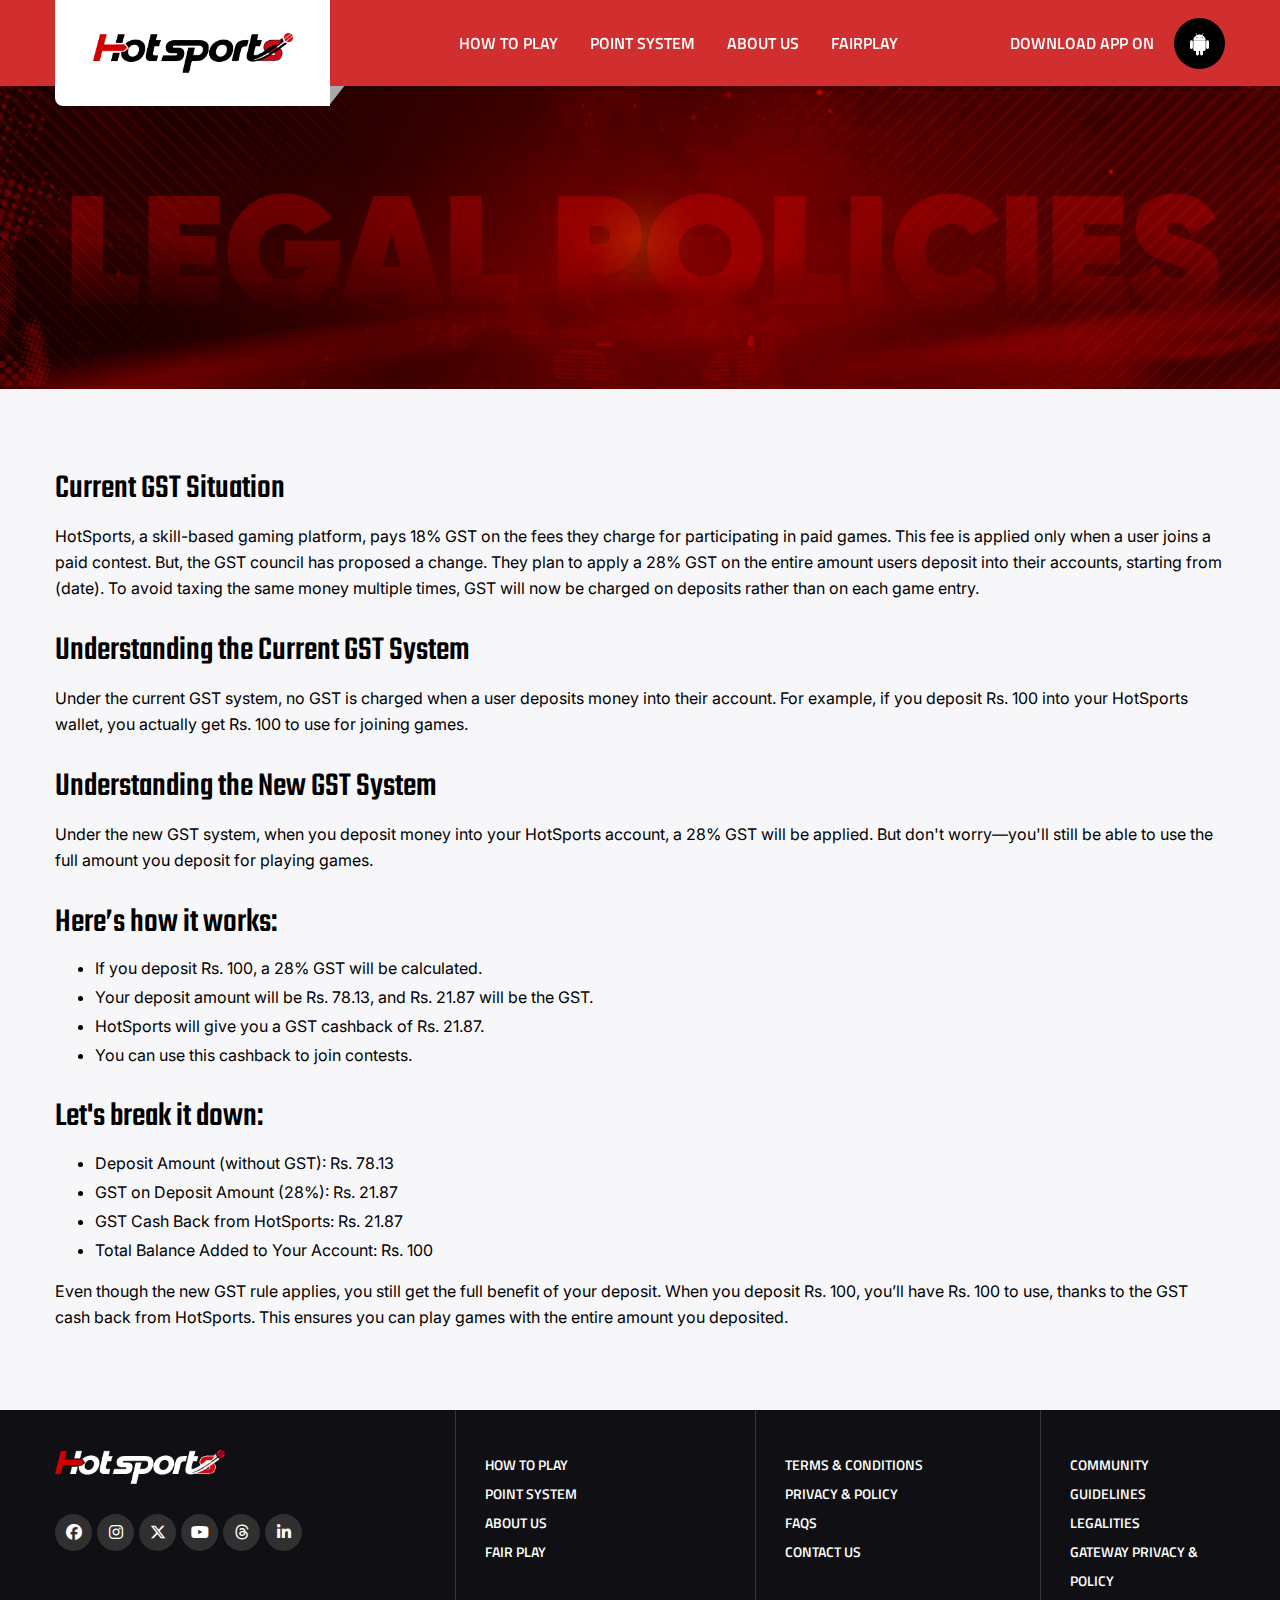
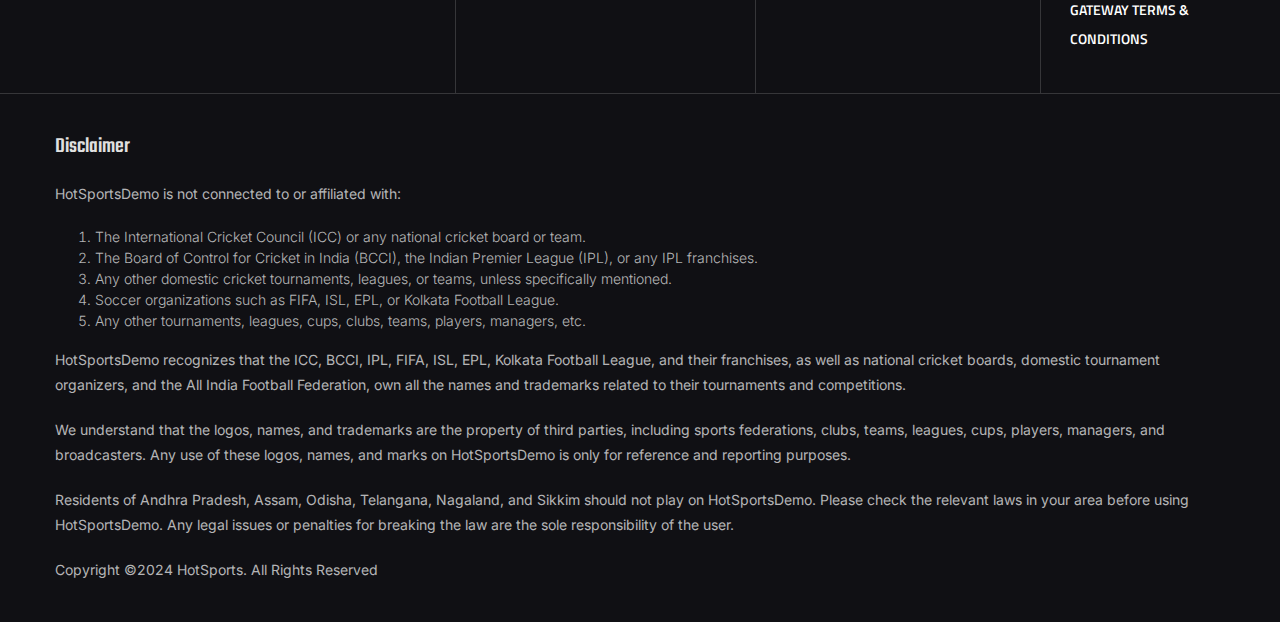
<file: gst-policy.html>
<!doctype html>
<html lang="en">

<head>
    <!-- Required meta tags -->
    <meta charset="utf-8">
    <meta name="viewport" content="width=device-width, initial-scale=1, shrink-to-fit=no">
	
	<link rel="shortcut icon" type="image/x-icon" href="images/favicon.ico">
    <!-- CSS -->
    <link rel="stylesheet" href="css/bootstrap.min.css">
    <link rel="stylesheet" href="css/style.css" media="all">
	<link rel="stylesheet" href="css/flaticon.css" media="all">
	<link href="https://fonts.googleapis.com/css2?family=Titillium+Web:wght@200;300;400;600;700;900&display=swap" rel="stylesheet">
	<link href="https://fonts.googleapis.com/css2?family=Teko:wght@300..700&display=swap" rel="stylesheet">
	<link href="https://fonts.googleapis.com/css2?family=Inter:wght@100..900&display=swap" rel="stylesheet">
	<link rel="stylesheet" href="https://cdnjs.cloudflare.com/ajax/libs/font-awesome/6.5.1/css/all.min.css">
	<link rel="stylesheet" href="https://cdnjs.cloudflare.com/ajax/libs/font-awesome/4.7.0/css/font-awesome.min.css">
	<link rel="stylesheet" href="https://rawcdn.githack.com/hung1001/font-awesome-pro/4cac1a6/css/all.css">
    <title>HotSport</title>
</head>

<body>
    <header>
        <div class="container">
			<nav class="navbar navbar-expand-lg main-menu">
				<a class="navbar-brand logo" href="index.html"><img src="images/logo.png" class=""></a>
				<button class="navbar-toggler" type="button" data-toggle="collapse" data-target="#navbarSupportedContent" aria-controls="navbarSupportedContent" aria-expanded="false" aria-label="Toggle navigation">
					<i class="fa fa-bars" aria-hidden="true"></i>
				</button>			  
				<div class="collapse navbar-collapse" id="navbarSupportedContent">
				  <ul class="navbar-nav">
					<li class="nav-item">
					  <a class="nav-link" href="play.html">How To Play</a>
					</li>
					<li class="nav-item">
					  <a class="nav-link" href="pointssystem.html">Point System</a>
					</li>
					<li class="nav-item">
					  <a class="nav-link" href="aboutus.html">About Us</a>
					</li>
				
					<li class="nav-item">
					  <a class="nav-link" href="fairplay.html">Fairplay</a>
					</li>
				  </ul>				 
				</div>
				<div class="appdownload">
					<a href="https://hotsports.io/apk/Hotsports.v1.apk">Download App On <i class="fa fa-android"></i></a>
				</div>
			  </nav>	
        </div>
    </header>
	
	<section class="inner-banner p-0">
		<img src="images/legal-banner.jpg"/>
	</section>

	<section class="inner_cont_sec">
        <div class="container">
            <div class="row">
                <div class="col-md-12">
                    <h3 class="mt-0">Current GST Situation</h3>
                    <p>HotSports, a skill-based gaming platform, pays 18% GST on the fees they charge for participating in paid games. This fee is applied only when a user joins a paid contest. But, the GST council has proposed a change. They plan to apply a 28% GST on the entire amount users deposit into their accounts, starting from (date). To avoid taxing the same money multiple times, GST will now be charged on deposits rather than on each game entry.</p>
					
                    <h3>Understanding the Current GST System </h3>
                    <p>Under the current GST system, no GST is charged when a user deposits money into their account. For example, if you deposit Rs. 100 into your HotSports wallet, you actually get Rs. 100 to use for joining games.</p>
                    
					
                    <h3>Understanding the New GST System</h3>
                    <p>Under the new GST system, when you deposit money into your HotSports account, a 28% GST will be applied. But don't worry—you'll still be able to use the full amount you deposit for playing games.</p>
                    
					
                    <h3>Here’s how it works:</h3>                    
                    <ul>
                        <li>If you deposit Rs. 100, a 28% GST will be calculated.</li>
                        <li>Your deposit amount will be Rs. 78.13, and Rs. 21.87 will be the GST.</li>
                        <li>HotSports will give you a GST cashback of Rs. 21.87.</li>
                        <li>You can use this cashback to join contests.</li>
                    </ul>
                    
					
                    <h3>Let's break it down:</h3>
                    <ul>
                        <li>Deposit Amount (without GST): Rs. 78.13</li>
                        <li>GST on Deposit Amount (28%): Rs. 21.87</li>
                        <li>GST Cash Back from HotSports: Rs. 21.87</li>
                        <li>Total Balance Added to Your Account: Rs. 100</li>
                    </ul>
					
					<p>Even though the new GST rule applies, you still get the full benefit of your deposit. When you deposit Rs. 100, you’ll have Rs. 100 to use, thanks to the GST cash back from HotSports. This ensures you can play games with the entire amount you deposited.</p>
                </div>
                <!--col-md-12-->
            </div>
            <!--row-->
        </div>
        <!--container-->
    </section>
	
<footer>
  <div class="container">
    <div class="row">
      <div class="col-md-4">
        <div class="footbox border-0">
          <img src="images/footer-logo.png?v=1.1">
          <ul class="socmedia">
            <li>
              <a href="https://www.facebook.com/profile.php?id=61556267785544" target="_blank">
                <i class="fab fa-facebook-f"></i>
              </a>
            </li>
            <li>
              <a href="https://www.instagram.com/_hot.sport_/" target="_blank">
                <i class="fab fa-instagram"></i>
              </a>
            </li>
            <li>
              <a href="https://x.com/Hotspor79974970" target="_blank">
                <i class="fa-brands fa-x-twitter"></i>
              </a>
            </li>
            <li>
              <a href="https://studio.youtube.com/channel/UCEgXQFpA9DKf0KcHupNoEJA/editing/images" target="_blank">
                <i class="fa-brands fa-youtube"></i>
              </a>
            </li>
            <li>
              <a href="https://www.threads.net/@_hot.sport_" target="_blank">
                <i class="fa-brands fa-threads"></i>
              </a>
            </li>
            <li>
              <a href="https://www.linkedin.com/in/hot-sport-85b25a312/" target="_blank">
                <i class="fab fa-linkedin-in"></i>
              </a>
            </li>
          </ul>
        </div>
        <!--footbox-->
      </div>
      <!--col-md-4-->
      <div class="col-md-3">
        <div class="footbox">
          <ul class="footlinks">
            <li>
              <a href="play.html">How to Play</a>
            </li>
            <li>
              <a href="pointssystem.html">Point System</a>
            </li>
            <li>
              <a href="aboutus.html">About Us</a>
            </li>
            <li>
              <a href="fairplay.html">Fair Play</a>
            </li>
          </ul>
        </div>
        <!--footbox-->
      </div>
      <!--col-md-3-->
      <div class="col-md-3">
        <div class="footbox">
          <ul class="footlinks">
            <li>
              <a href="terms.html">Terms &amp; Conditions</a>
            </li>
            <li>
              <a href="privacy.html">Privacy &amp; Policy</a>
            </li>
            <li>
              <a href="faq.html">FAQS</a>
            </li>
            <li>
              <a href="contactus.html">Contact Us</a>
            </li>
          </ul>
        </div>
        <!--footbox-->
      </div>
      <!--col-md-3-->
      <div class="col-md-2 pl-0">
        <div class="footbox">
          <ul class="footlinks">
            <li>
              <a href="guidelines.html">Community Guidelines</a>
            </li>
            <li>
              <a href="legal.html">Legalities</a>
            </li>
            <li>
              <a href="pdf/Privacy Policy.pdf" target="_blank">Gateway Privacy &amp; Policy</a>
            </li>
            <li>
              <a href="pdf/Terms of Service.pdf" target="_blank">Gateway Terms &amp; Conditions</a>
            </li>
          </ul>
        </div>
        <!--footbox-->
      </div>
      <!--col-md-2-->
    </div>
    <!--row-->
  </div>
  <!--container-->
  <div class="footer-bottom">
    <div class="container">
      <div class="row">
        <div class="col-md-12">
          <h5>Disclaimer</h5>
          <p>HotSportsDemo is not connected to or affiliated with:</p>
          <ol style="font-weight:300;">
            <li>The International Cricket Council (ICC) or any national cricket board or team.</li>
            <li>The Board of Control for Cricket in India (BCCI), the Indian Premier League (IPL), or any IPL franchises.</li>
            <li>Any other domestic cricket tournaments, leagues, or teams, unless specifically mentioned.</li>
            <li>Soccer organizations such as FIFA, ISL, EPL, or Kolkata Football League.</li>
            <li>Any other tournaments, leagues, cups, clubs, teams, players, managers, etc.</li>
          </ol>
          <p>HotSportsDemo recognizes that the ICC, BCCI, IPL, FIFA, ISL, EPL, Kolkata Football League, and their franchises, as well as national cricket boards, domestic tournament organizers, and the All India Football Federation, own all the names and trademarks related to their tournaments and competitions.</p>
          <p>We understand that the logos, names, and trademarks are the property of third parties, including sports federations, clubs, teams, leagues, cups, players, managers, and broadcasters. Any use of these logos, names, and marks on HotSportsDemo is only for reference and reporting purposes.</p>
          <p>Residents of Andhra Pradesh, Assam, Odisha, Telangana, Nagaland, and Sikkim should not play on HotSportsDemo. Please check the relevant laws in your area before using HotSportsDemo. Any legal issues or penalties for breaking the law are the sole responsibility of the user.</p>
          <p class="mb-0">Copyright ©2024 HotSports. All Rights Reserved</p>
        </div>
        <!--col-md-12-->
      </div>
      <!--row-->
    </div>
    <!--container-->
  </div>
  <!--footer-bottom-->
</footer>

<script src="js/jquery.min.js"></script>
<script src="js/popper.min.js"></script>
<script src="js/bootstrap.min.js"></script>

</body>
</html>
</file>
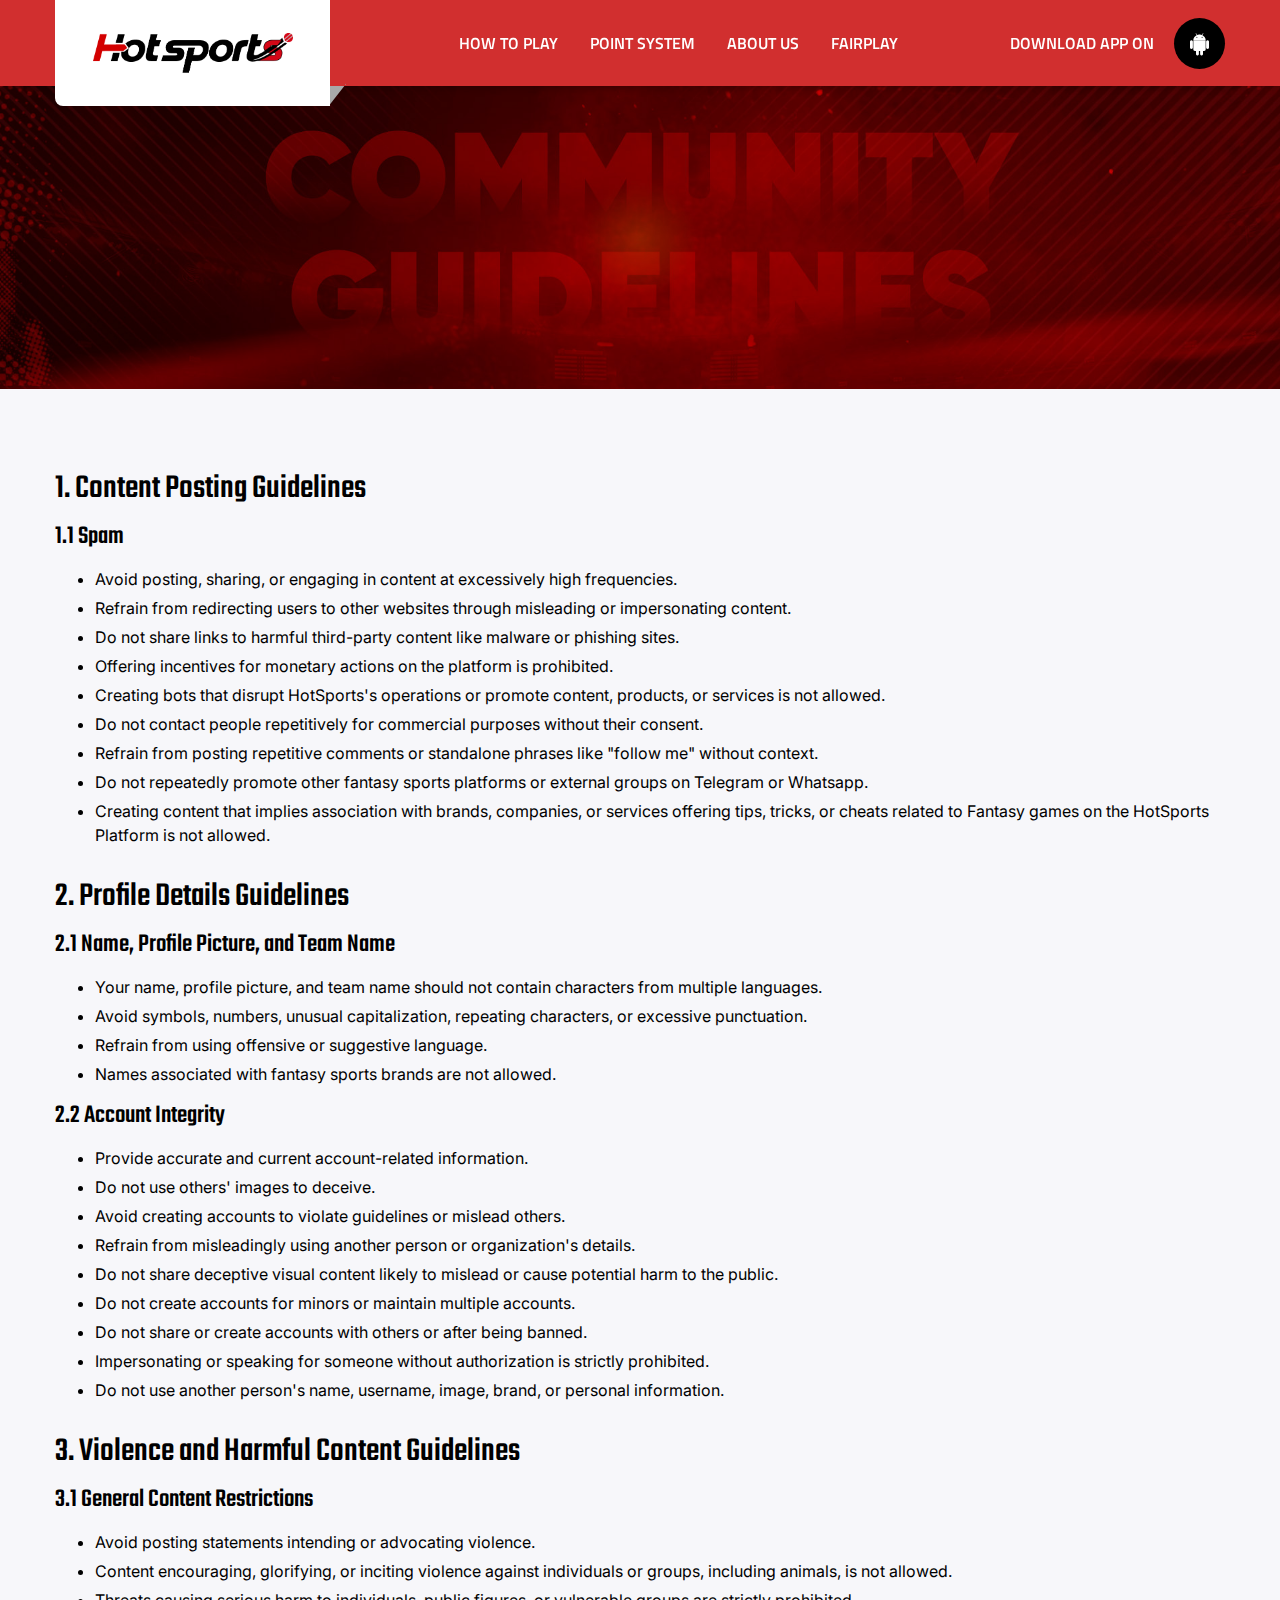
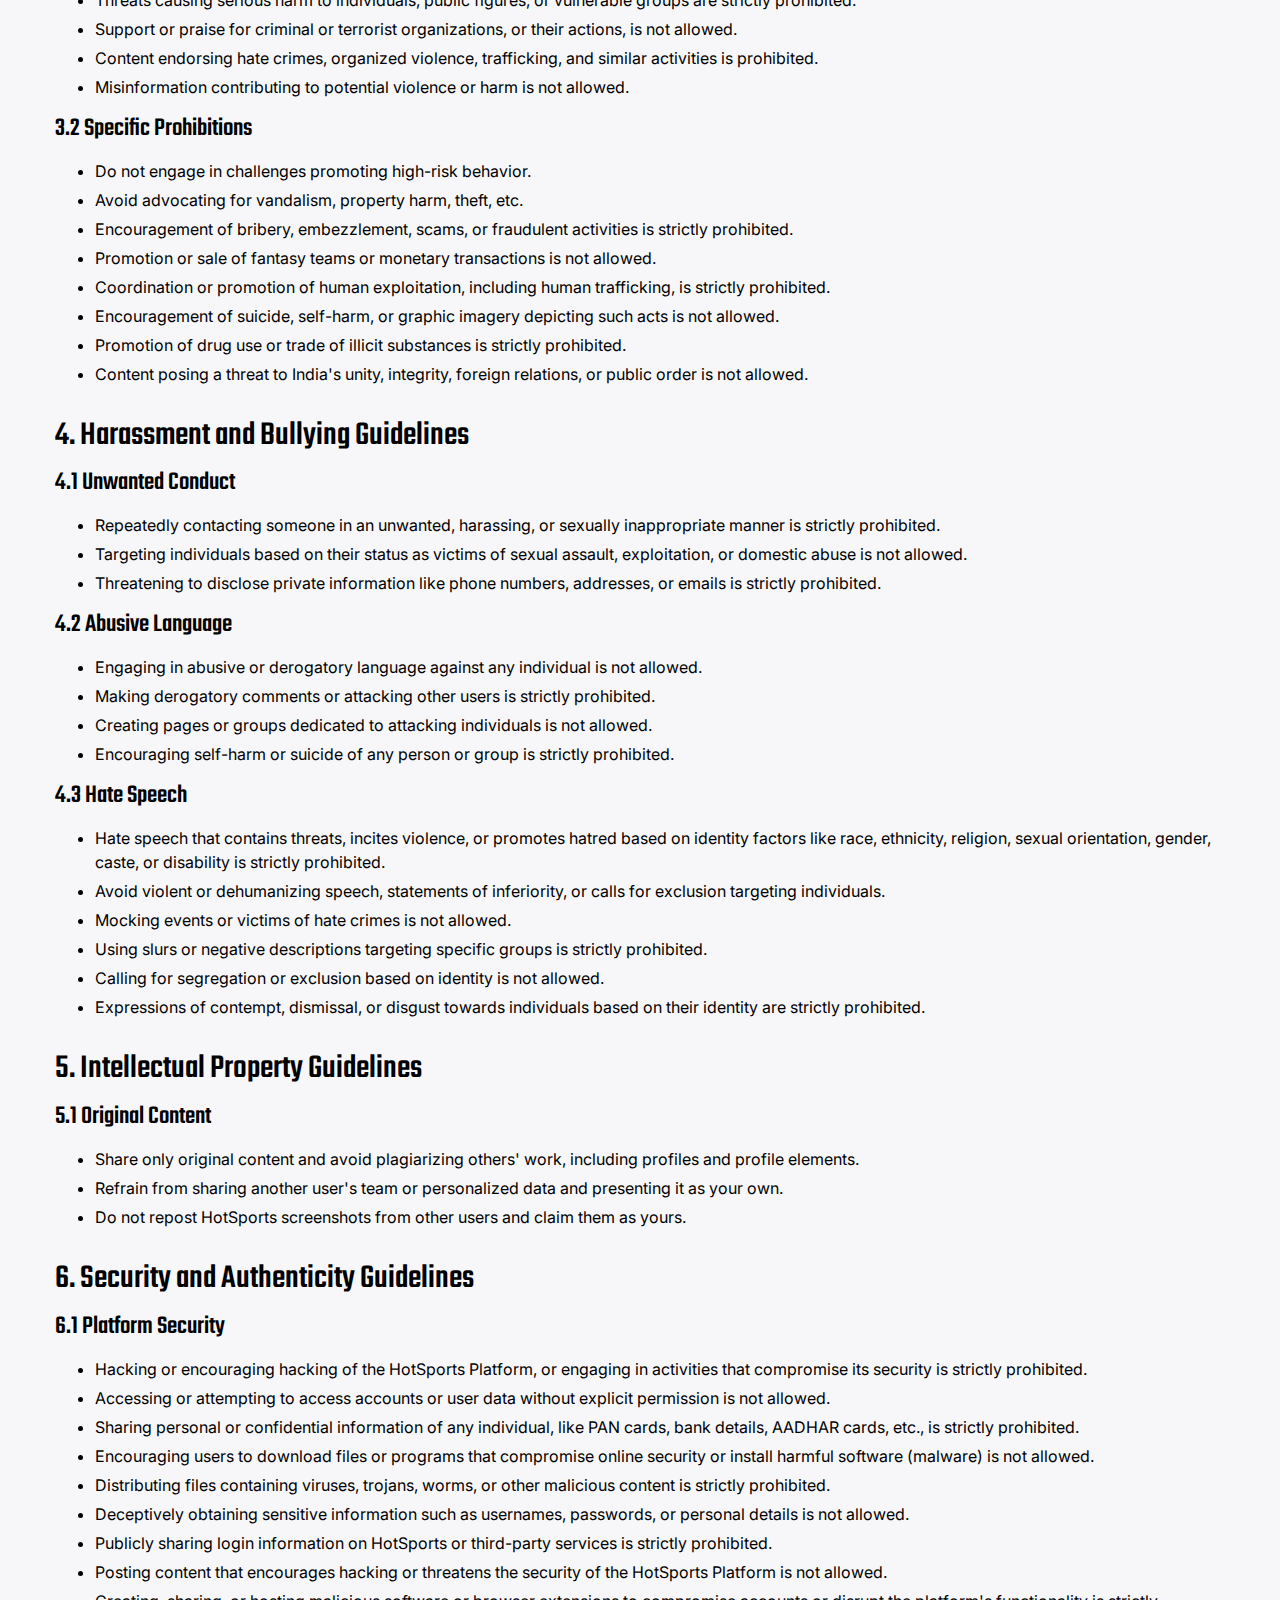
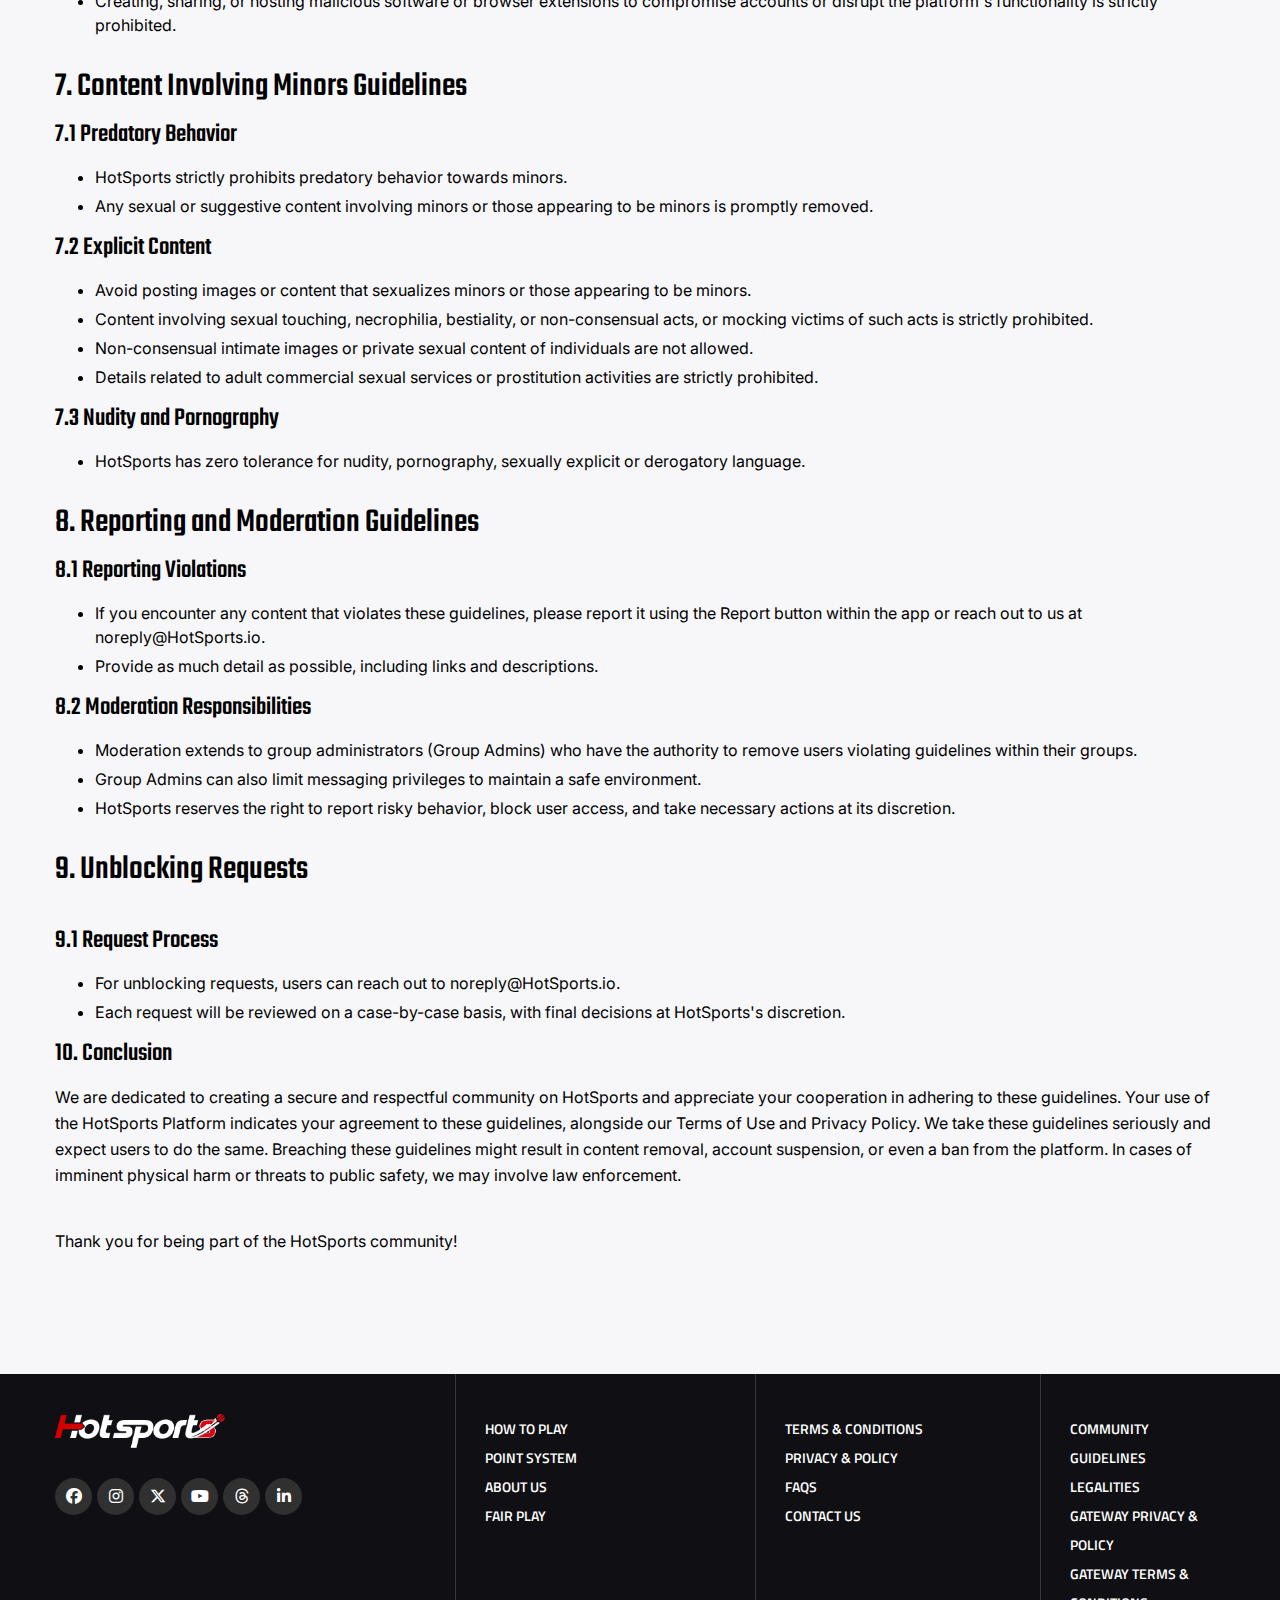
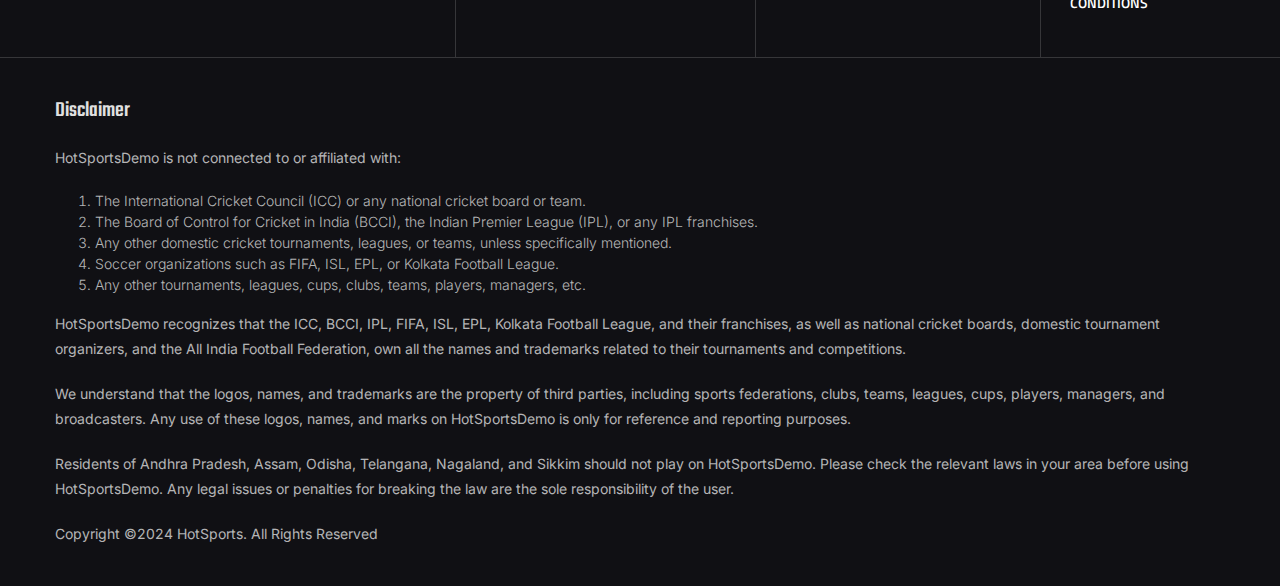
<file: guidelines.html>
<!doctype html>
<html lang="en">

<head>
    <!-- Required meta tags -->
    <meta charset="utf-8">
    <meta name="viewport" content="width=device-width, initial-scale=1, shrink-to-fit=no">
	
	<link rel="shortcut icon" type="image/x-icon" href="images/favicon.ico">
    <!-- CSS -->
    <link rel="stylesheet" href="css/bootstrap.min.css">
    <link rel="stylesheet" href="css/style.css" media="all">
	<link rel="stylesheet" href="css/flaticon.css" media="all">
	<link href="https://fonts.googleapis.com/css2?family=Titillium+Web:wght@200;300;400;600;700;900&display=swap" rel="stylesheet">
	<link href="https://fonts.googleapis.com/css2?family=Teko:wght@300..700&display=swap" rel="stylesheet">
	<link href="https://fonts.googleapis.com/css2?family=Inter:wght@100..900&display=swap" rel="stylesheet">
	<link rel="stylesheet" href="https://cdnjs.cloudflare.com/ajax/libs/font-awesome/6.5.1/css/all.min.css">
	<link rel="stylesheet" href="https://cdnjs.cloudflare.com/ajax/libs/font-awesome/4.7.0/css/font-awesome.min.css">
	<link rel="stylesheet" href="https://rawcdn.githack.com/hung1001/font-awesome-pro/4cac1a6/css/all.css">
    <title>HotSport</title>
</head>

<body>
    <header>
        <div class="container">
			<nav class="navbar navbar-expand-lg main-menu">
				<a class="navbar-brand logo" href="index.html"><img src="images/logo.png" class=""></a>
				<button class="navbar-toggler" type="button" data-toggle="collapse" data-target="#navbarSupportedContent" aria-controls="navbarSupportedContent" aria-expanded="false" aria-label="Toggle navigation">
					<i class="fa fa-bars" aria-hidden="true"></i>
				</button>			  
				<div class="collapse navbar-collapse" id="navbarSupportedContent">
				  <ul class="navbar-nav">
					<li class="nav-item">
					  <a class="nav-link" href="play.html">How To Play</a>
					</li>
					<li class="nav-item">
					  <a class="nav-link" href="pointssystem.html">Point System</a>
					</li>
					<li class="nav-item">
					  <a class="nav-link" href="aboutus.html">About Us</a>
					</li>
				
					<li class="nav-item">
					  <a class="nav-link" href="fairplay.html">Fairplay</a>
					</li>
				  </ul>				 
				</div>
				<div class="appdownload">
					<a href="https://hotsports.io/apk/Hotsports.v1.apk">Download App On <i class="fa fa-android"></i></a>
				</div>
			  </nav>	
        </div>
    </header>
	
	<section class="inner-banner p-0">
		<img src="images/community-banner.jpg"/>
	</section>

	<section class="inner_cont_sec">
        <div class="container">
            <div class="row">
                <div class="col-md-12">
                    <h3 class="mt-0">1. Content Posting Guidelines</h3>
                    <h6>1.1 Spam</h6>
                    <ul>
                        <li>Avoid posting, sharing, or engaging in content at excessively high frequencies.</li>
                        <li>Refrain from redirecting users to other websites through misleading or impersonating content.</li>
                        <li>Do not share links to harmful third-party content like malware or phishing sites.</li>
                        <li>Offering incentives for monetary actions on the platform is prohibited.</li>
                        <li>Creating bots that disrupt HotSports's operations or promote content, products, or services is not allowed.</li>
                        <li>Do not contact people repetitively for commercial purposes without their consent.</li>
                        <li>Refrain from posting repetitive comments or standalone phrases like "follow me" without context.</li>
                        <li>Do not repeatedly promote other fantasy sports platforms or external groups on Telegram or Whatsapp.</li>
                        <li>Creating content that implies association with brands, companies, or services offering tips, tricks, or cheats related to Fantasy games on the HotSports Platform is not allowed.</li>
                    </ul>
                    <h3>2. Profile Details Guidelines </h3>
                    <h6>2.1 Name, Profile Picture, and Team Name</h6>
                    <ul>
                        <li>Your name, profile picture, and team name should not contain characters from multiple languages.</li>
                        <li>Avoid symbols, numbers, unusual capitalization, repeating characters, or excessive punctuation.</li>
                        <li>Refrain from using offensive or suggestive language.</li>
                        <li>Names associated with fantasy sports brands are not allowed.</li>
                    </ul>

                    <h6>2.2 Account Integrity</h6>
                    <ul>
                        <li>Provide accurate and current account-related information.</li>
                        <li>Do not use others' images to deceive.</li>
                        <li>Avoid creating accounts to violate guidelines or mislead others.</li>
                        <li>Refrain from misleadingly using another person or organization's details.</li>
                        <li>Do not share deceptive visual content likely to mislead or cause potential harm to the public.</li>
                        <li>Do not create accounts for minors or maintain multiple accounts.</li>
                        <li>Do not share or create accounts with others or after being banned.</li>
                        <li>Impersonating or speaking for someone without authorization is strictly prohibited.</li>
                        <li>Do not use another person's name, username, image, brand, or personal information.</li>
                    </ul>
                    <h3>3. Violence and Harmful Content Guidelines</h3>
                    <h6>3.1 General Content Restrictions</h6>

                    <ul>
                        <li>Avoid posting statements intending or advocating violence.</li>
                        <li>Content encouraging, glorifying, or inciting violence against individuals or groups, including animals, is not allowed.</li>
                        <li>Threats causing serious harm to individuals, public figures, or vulnerable groups are strictly prohibited.</li>
                        <li>Support or praise for criminal or terrorist organizations, or their actions, is not allowed.</li>
                        <li>Content endorsing hate crimes, organized violence, trafficking, and similar activities is prohibited.</li>
                        <li>Misinformation contributing to potential violence or harm is not allowed.</li>
                    </ul>
                    <h6>3.2 Specific Prohibitions</h6>
                    <ul>
                        <li>Do not engage in challenges promoting high-risk behavior.</li>
                        <li>Avoid advocating for vandalism, property harm, theft, etc.</li>
                        <li>Encouragement of bribery, embezzlement, scams, or fraudulent activities is strictly prohibited.</li>
                        <li>Promotion or sale of fantasy teams or monetary transactions is not allowed.</li>
                        <li>Coordination or promotion of human exploitation, including human trafficking, is strictly prohibited.</li>
                        <li>Encouragement of suicide, self-harm, or graphic imagery depicting such acts is not allowed.</li>
                        <li>Promotion of drug use or trade of illicit substances is strictly prohibited.</li>
                        <li>Content posing a threat to India's unity, integrity, foreign relations, or public order is not allowed.</li>
                    </ul>
                    <h3>4. Harassment and Bullying Guidelines</h3>
                    <h6>4.1 Unwanted Conduct</h6>
                    <ul>
                        <li>Repeatedly contacting someone in an unwanted, harassing, or sexually inappropriate manner is strictly prohibited.</li>
                        <li>Targeting individuals based on their status as victims of sexual assault, exploitation, or domestic abuse is not allowed.</li>
                        <li>Threatening to disclose private information like phone numbers, addresses, or emails is strictly prohibited.</li>
                    </ul>
                    <h6>4.2 Abusive Language</h6>
                    <ul>
                        <li>Engaging in abusive or derogatory language against any individual is not allowed.</li>
                        <li>Making derogatory comments or attacking other users is strictly prohibited.</li>
                        <li>Creating pages or groups dedicated to attacking individuals is not allowed.</li>
                        <li>Encouraging self-harm or suicide of any person or group is strictly prohibited.</li>
                    </ul>
                    <h6>4.3 Hate Speech</h6>
                    <ul>
                        <li>Hate speech that contains threats, incites violence, or promotes hatred based on identity factors like race, ethnicity, religion, sexual orientation, gender, caste, or disability is strictly prohibited.</li>
                        <li>Avoid violent or dehumanizing speech, statements of inferiority, or calls for exclusion targeting individuals.</li>
                        <li>Mocking events or victims of hate crimes is not allowed.</li>
                        <li>Using slurs or negative descriptions targeting specific groups is strictly prohibited.</li>
                        <li>Calling for segregation or exclusion based on identity is not allowed.</li>
                        <li>Expressions of contempt, dismissal, or disgust towards individuals based on their identity are strictly prohibited.</li>
                    </ul>
                    <h3>5. Intellectual Property Guidelines</h3>
                    <h6>5.1 Original Content</h6>
                    <ul>
                        <li>Share only original content and avoid plagiarizing others' work, including profiles and profile elements.</li>
                        <li>Refrain from sharing another user's team or personalized data and presenting it as your own.</li>
                        <li>Do not repost HotSports screenshots from other users and claim them as yours.</li>
                    </ul>
                    <h3>6. Security and Authenticity Guidelines</h3>
                    <h6>6.1 Platform Security</h6>
                    <ul>
                        <li>Hacking or encouraging hacking of the HotSports Platform, or engaging in activities that compromise its security is strictly prohibited.</li>
                        <li>Accessing or attempting to access accounts or user data without explicit permission is not allowed.</li>
                        <li>Sharing personal or confidential information of any individual, like PAN cards, bank details, AADHAR cards, etc., is strictly prohibited.</li>
                        <li>Encouraging users to download files or programs that compromise online security or install harmful software (malware) is not allowed.</li>
                        <li>Distributing files containing viruses, trojans, worms, or other malicious content is strictly prohibited.</li>
                        <li>Deceptively obtaining sensitive information such as usernames, passwords, or personal details is not allowed.</li>
                        <li>Publicly sharing login information on HotSports or third-party services is strictly prohibited.</li>
                        <li>Posting content that encourages hacking or threatens the security of the HotSports Platform is not allowed.</li>
                        <li>Creating, sharing, or hosting malicious software or browser extensions to compromise accounts or disrupt the platform's functionality is strictly prohibited.</li>
                    </ul>
                    <h3>7. Content Involving Minors Guidelines</h3>
                    <h6>7.1 Predatory Behavior</h6>
                    <ul>
                        <li>HotSports strictly prohibits predatory behavior towards minors.</li>
                        <li>Any sexual or suggestive content involving minors or those appearing to be minors is promptly removed.</li>
                    </ul>
                    <h6>7.2 Explicit Content</h6>
                    <ul>
                        <li>Avoid posting images or content that sexualizes minors or those appearing to be minors.</li>
                        <li>Content involving sexual touching, necrophilia, bestiality, or non-consensual acts, or mocking victims of such acts is strictly prohibited.</li>
                        <li>Non-consensual intimate images or private sexual content of individuals are not allowed.</li>
                        <li>Details related to adult commercial sexual services or prostitution activities are strictly prohibited.</li>
                    </ul>
                    <h6>7.3 Nudity and Pornography</h6>
                    <ul>
                        <li>HotSports has zero tolerance for nudity, pornography, sexually explicit or derogatory language.</li>
                    </ul>
                    <h3>8. Reporting and Moderation Guidelines</h3>
                    <h6>8.1 Reporting Violations</h6>
                    <ul>
                        <li>If you encounter any content that violates these guidelines, please report it using the Report button within the app or reach out to us at noreply@HotSports.io.</li>
                        <li>Provide as much detail as possible, including links and descriptions.</li>
                    </ul>
                    <h6>8.2 Moderation Responsibilities</h6>
                    <ul>
                        <li>Moderation extends to group administrators (Group Admins) who have the authority to remove users violating guidelines within their groups.</li>
                        <li>Group Admins can also limit messaging privileges to maintain a safe environment.</li>
                        <li>HotSports reserves the right to report risky behavior, block user access, and take necessary actions at its discretion.</li>
                    </ul>
                    <h3>9. Unblocking Requests</h3>
                    <br>
                    <h6>9.1 Request Process</h6>
                    <ul>
                        <li>For unblocking requests, users can reach out to noreply@HotSports.io.</li>
                        <li>Each request will be reviewed on a case-by-case basis, with final decisions at HotSports's discretion.</li>
                    </ul>
                    <h6>10. Conclusion</h6>
                    <p>We are dedicated to creating a secure and respectful community on HotSports and appreciate your cooperation in adhering to these guidelines. Your use of the HotSports Platform indicates your agreement to these guidelines, alongside our Terms of Use and Privacy Policy. We take these guidelines seriously and expect users to do the same. Breaching these guidelines might result in content removal, account suspension, or even a ban from the platform. In cases of imminent physical harm or threats to public safety, we may involve law enforcement.</p>
                    <br>
                    <p>Thank you for being part of the HotSports community!</p>
                    <br>
                </div>
                <!--col-md-12-->
            </div>
            <!--row-->
        </div>
        <!--container-->
    </section>
	
	<footer>
  <div class="container">
    <div class="row">
      <div class="col-md-4">
        <div class="footbox border-0">
          <img src="images/footer-logo.png?v=1.1">
          <ul class="socmedia">
            <li>
              <a href="https://www.facebook.com/profile.php?id=61556267785544" target="_blank">
                <i class="fab fa-facebook-f"></i>
              </a>
            </li>
            <li>
              <a href="https://www.instagram.com/_hot.sport_/" target="_blank">
                <i class="fab fa-instagram"></i>
              </a>
            </li>
            <li>
              <a href="https://x.com/Hotspor79974970" target="_blank">
                <i class="fa-brands fa-x-twitter"></i>
              </a>
            </li>
            <li>
              <a href="https://studio.youtube.com/channel/UCEgXQFpA9DKf0KcHupNoEJA/editing/images" target="_blank">
                <i class="fa-brands fa-youtube"></i>
              </a>
            </li>
            <li>
              <a href="https://www.threads.net/@_hot.sport_" target="_blank">
                <i class="fa-brands fa-threads"></i>
              </a>
            </li>
            <li>
              <a href="https://www.linkedin.com/in/hot-sport-85b25a312/" target="_blank">
                <i class="fab fa-linkedin-in"></i>
              </a>
            </li>
          </ul>
        </div>
        <!--footbox-->
      </div>
      <!--col-md-4-->
      <div class="col-md-3">
        <div class="footbox">
          <ul class="footlinks">
            <li>
              <a href="play.html">How to Play</a>
            </li>
            <li>
              <a href="pointssystem.html">Point System</a>
            </li>
            <li>
              <a href="aboutus.html">About Us</a>
            </li>
            <li>
              <a href="fairplay.html">Fair Play</a>
            </li>
          </ul>
        </div>
        <!--footbox-->
      </div>
      <!--col-md-3-->
      <div class="col-md-3">
        <div class="footbox">
          <ul class="footlinks">
            <li>
              <a href="terms.html">Terms &amp; Conditions</a>
            </li>
            <li>
              <a href="privacy.html">Privacy &amp; Policy</a>
            </li>
            <li>
              <a href="faq.html">FAQS</a>
            </li>
            <li>
              <a href="contactus.html">Contact Us</a>
            </li>
          </ul>
        </div>
        <!--footbox-->
      </div>
      <!--col-md-3-->
      <div class="col-md-2 pl-0">
        <div class="footbox">
          <ul class="footlinks">
            <li>
              <a href="guidelines.html">Community Guidelines</a>
            </li>
            <li>
              <a href="legal.html">Legalities</a>
            </li>
            <li>
              <a href="pdf/Privacy Policy.pdf" target="_blank">Gateway Privacy &amp; Policy</a>
            </li>
            <li>
              <a href="pdf/Terms of Service.pdf" target="_blank">Gateway Terms &amp; Conditions</a>
            </li>
          </ul>
        </div>
        <!--footbox-->
      </div>
      <!--col-md-2-->
    </div>
    <!--row-->
  </div>
  <!--container-->
  <div class="footer-bottom">
    <div class="container">
      <div class="row">
        <div class="col-md-12">
          <h5>Disclaimer</h5>
          <p>HotSportsDemo is not connected to or affiliated with:</p>
          <ol style="font-weight:300;">
            <li>The International Cricket Council (ICC) or any national cricket board or team.</li>
            <li>The Board of Control for Cricket in India (BCCI), the Indian Premier League (IPL), or any IPL franchises.</li>
            <li>Any other domestic cricket tournaments, leagues, or teams, unless specifically mentioned.</li>
            <li>Soccer organizations such as FIFA, ISL, EPL, or Kolkata Football League.</li>
            <li>Any other tournaments, leagues, cups, clubs, teams, players, managers, etc.</li>
          </ol>
          <p>HotSportsDemo recognizes that the ICC, BCCI, IPL, FIFA, ISL, EPL, Kolkata Football League, and their franchises, as well as national cricket boards, domestic tournament organizers, and the All India Football Federation, own all the names and trademarks related to their tournaments and competitions.</p>
          <p>We understand that the logos, names, and trademarks are the property of third parties, including sports federations, clubs, teams, leagues, cups, players, managers, and broadcasters. Any use of these logos, names, and marks on HotSportsDemo is only for reference and reporting purposes.</p>
          <p>Residents of Andhra Pradesh, Assam, Odisha, Telangana, Nagaland, and Sikkim should not play on HotSportsDemo. Please check the relevant laws in your area before using HotSportsDemo. Any legal issues or penalties for breaking the law are the sole responsibility of the user.</p>
          <p class="mb-0">Copyright ©2024 HotSports. All Rights Reserved</p>
        </div>
        <!--col-md-12-->
      </div>
      <!--row-->
    </div>
    <!--container-->
  </div>
  <!--footer-bottom-->
</footer>

<script src="js/jquery.min.js"></script>
<script src="js/popper.min.js"></script>
<script src="js/bootstrap.min.js"></script>

</body>
</html>
</file>
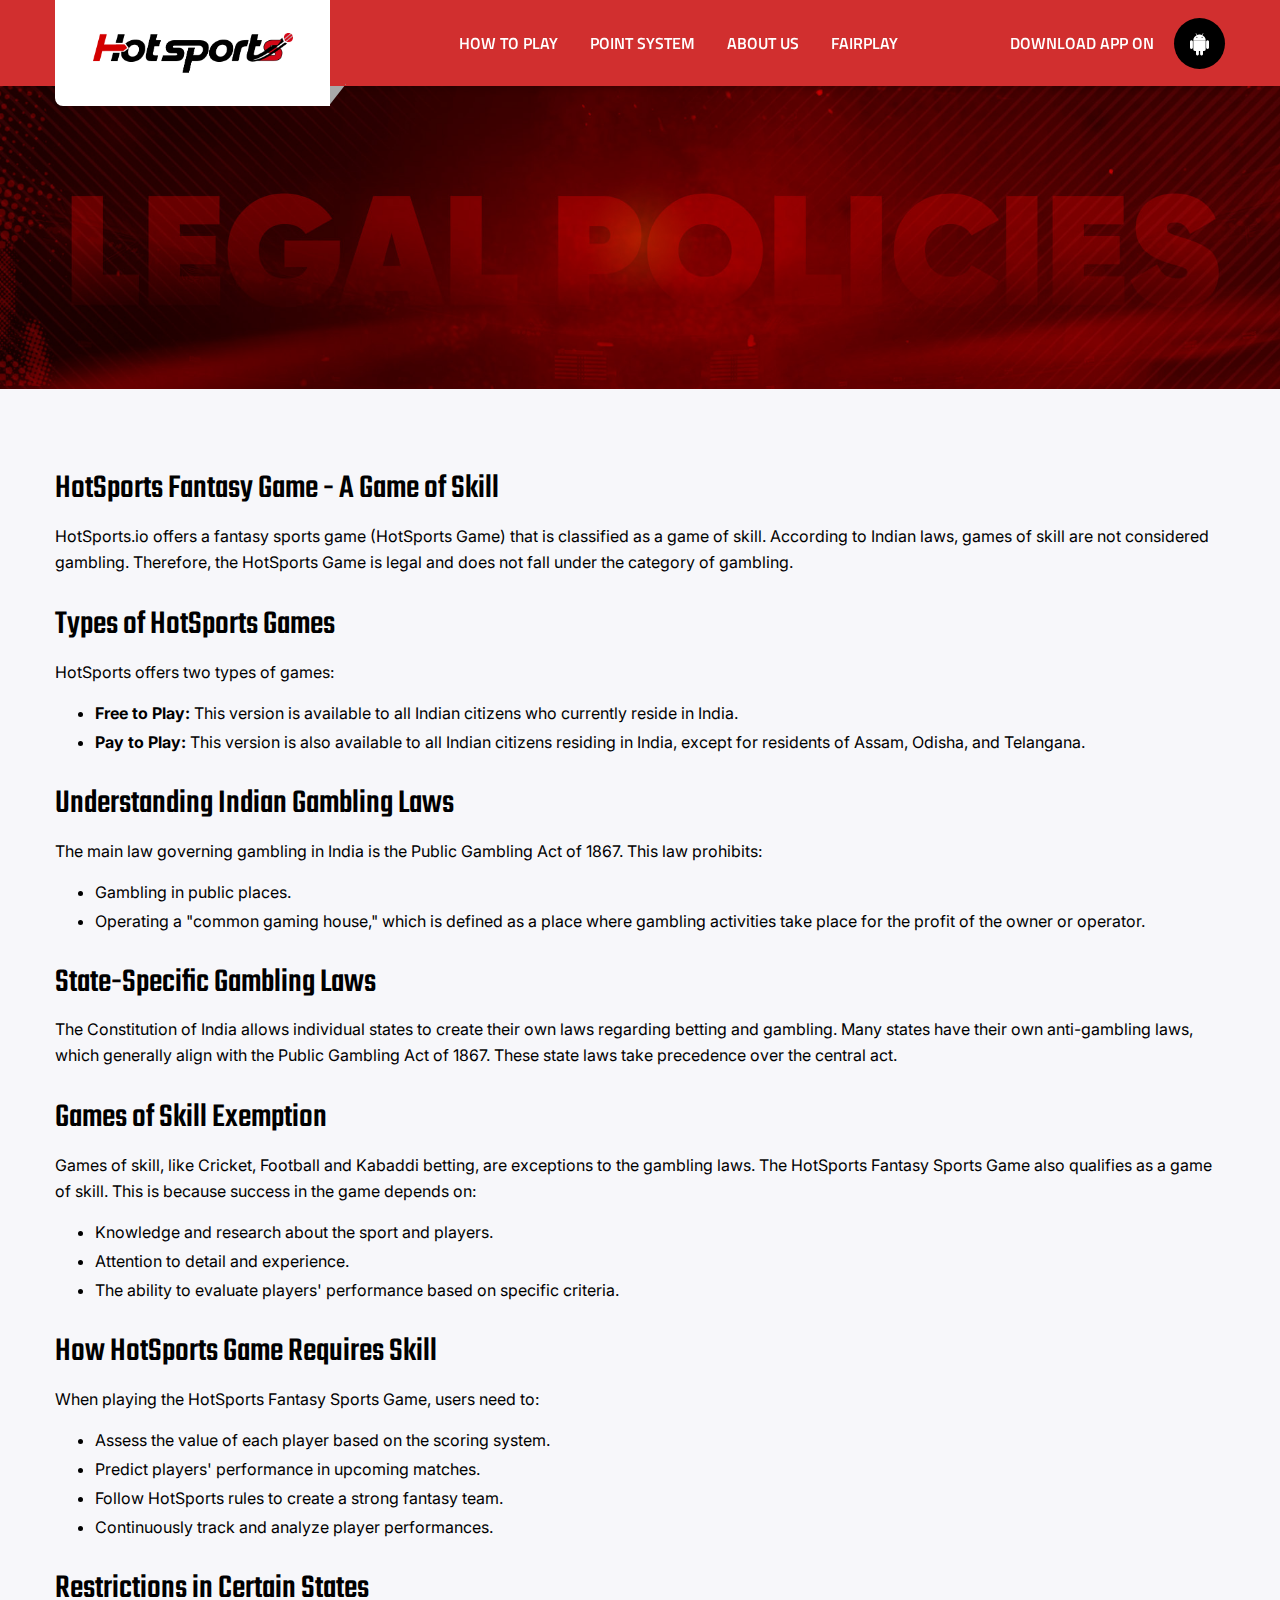
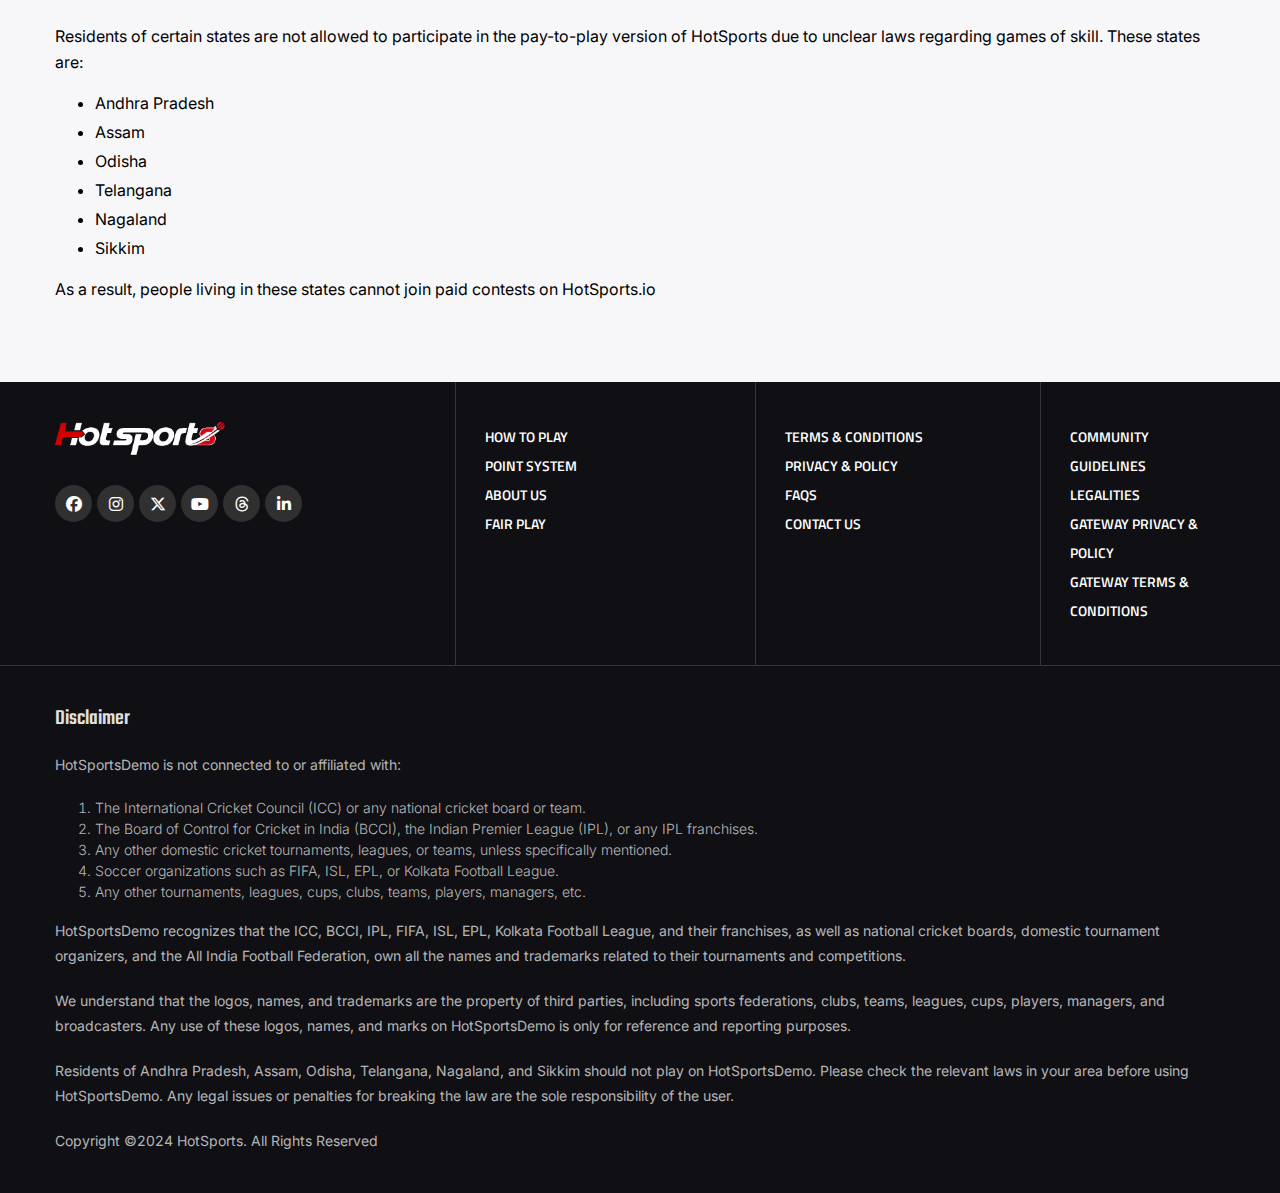
<file: legal.html>
<!doctype html>
<html lang="en">

<head>
    <!-- Required meta tags -->
    <meta charset="utf-8">
    <meta name="viewport" content="width=device-width, initial-scale=1, shrink-to-fit=no">
	
	<link rel="shortcut icon" type="image/x-icon" href="images/favicon.ico">
    <!-- CSS -->
    <link rel="stylesheet" href="css/bootstrap.min.css">
    <link rel="stylesheet" href="css/style.css" media="all">
	<link rel="stylesheet" href="css/flaticon.css" media="all">
	<link href="https://fonts.googleapis.com/css2?family=Titillium+Web:wght@200;300;400;600;700;900&display=swap" rel="stylesheet">
	<link href="https://fonts.googleapis.com/css2?family=Teko:wght@300..700&display=swap" rel="stylesheet">
	<link href="https://fonts.googleapis.com/css2?family=Inter:wght@100..900&display=swap" rel="stylesheet">
	<link rel="stylesheet" href="https://cdnjs.cloudflare.com/ajax/libs/font-awesome/6.5.1/css/all.min.css">
	<link rel="stylesheet" href="https://cdnjs.cloudflare.com/ajax/libs/font-awesome/4.7.0/css/font-awesome.min.css">
	<link rel="stylesheet" href="https://rawcdn.githack.com/hung1001/font-awesome-pro/4cac1a6/css/all.css">
    <title>HotSport</title>
</head>

<body>
    <header>
        <div class="container">
			<nav class="navbar navbar-expand-lg main-menu">
				<a class="navbar-brand logo" href="index.html"><img src="images/logo.png" class=""></a>
				<button class="navbar-toggler" type="button" data-toggle="collapse" data-target="#navbarSupportedContent" aria-controls="navbarSupportedContent" aria-expanded="false" aria-label="Toggle navigation">
					<i class="fa fa-bars" aria-hidden="true"></i>
				</button>			  
				<div class="collapse navbar-collapse" id="navbarSupportedContent">
				  <ul class="navbar-nav">
					<li class="nav-item">
					  <a class="nav-link" href="play.html">How To Play</a>
					</li>
					<li class="nav-item">
					  <a class="nav-link" href="pointssystem.html">Point System</a>
					</li>
					<li class="nav-item">
					  <a class="nav-link" href="aboutus.html">About Us</a>
					</li>
				
					<li class="nav-item">
					  <a class="nav-link" href="fairplay.html">Fairplay</a>
					</li>
				  </ul>				 
				</div>
				<div class="appdownload">
					<a href="https://hotsports.io/apk/Hotsports.v1.apk">Download App On <i class="fa fa-android"></i></a>
				</div>
			  </nav>	
        </div>
    </header>
	
	<section class="inner-banner p-0">
		<img src="images/legal-banner.jpg"/>
	</section>

	<section class="inner_cont_sec">
        <div class="container">
            <div class="row">
                <div class="col-md-12">
                    <h3 class="mt-0">HotSports Fantasy Game - A Game of Skill</h3>
                    <p>HotSports.io offers a fantasy sports game (HotSports Game) that is classified as a game of skill. According to Indian laws, games of skill are not considered gambling. Therefore, the HotSports Game is legal and does not fall under the category of gambling.</p>
					
                    <h3>Types of HotSports Games</h3>
                    <p>HotSports offers two types of games:</p>
                    <ul>
                        <li><strong>Free to Play:</strong> This version is available to all Indian citizens who currently reside in India.</li>
                        <li><strong>Pay to Play:</strong> This version is also available to all Indian citizens residing in India, except for residents of Assam, Odisha, and Telangana.</li>
                    </ul>
					
                    <h3>Understanding Indian Gambling Laws</h3>
                    <p>The main law governing gambling in India is the Public Gambling Act of 1867. This law prohibits:</p>
                    <ul>
                        <li>Gambling in public places.</li>
                        <li>Operating a "common gaming house," which is defined as a place where gambling activities take place for the profit of the owner or operator.</li>
                    </ul>
					
                    <h3>State-Specific Gambling Laws</h3>
                    <p>The Constitution of India allows individual states to create their own laws regarding betting and gambling. Many states have their own anti-gambling laws, which generally align with the Public Gambling Act of 1867. These state laws take precedence over the central act.</p>
                    
					
                    <h3>Games of Skill Exemption</h3>
                    <p>Games of skill, like Cricket, Football and Kabaddi betting, are exceptions to the gambling laws. The HotSports Fantasy Sports Game also qualifies as a game of skill. This is because success in the game depends on:</p>
                    <ul>
                        <li>Knowledge and research about the sport and players.</li>
                        <li>Attention to detail and experience.</li>
                        <li>The ability to evaluate players' performance based on specific criteria.</li>
                    </ul>
                    
					
                    <h3>How HotSports Game Requires Skill</h3>
                    <p>When playing the HotSports Fantasy Sports Game, users need to:</p>
                    <ul>
                        <li>Assess the value of each player based on the scoring system.</li>
                        <li>Predict players' performance in upcoming matches.</li>
                        <li>Follow HotSports rules to create a strong fantasy team.</li>
                        <li>Continuously track and analyze player performances.</li>
                    </ul>
					
                    <h3>Restrictions in Certain States</h3>
                    <p>Residents of certain states are not allowed to participate in the pay-to-play version of HotSports due to unclear laws regarding games of skill. These states are:</p>
					<ul>
                        <li>Andhra Pradesh</li>
                        <li>Assam</li>
                        <li>Odisha</li>
                        <li>Telangana</li>
                        <li>Nagaland</li>
                        <li>Sikkim</li>
                    </ul>
					<p>As a result, people living in these states cannot join paid contests on HotSports.io</p>
                </div>
                <!--col-md-12-->
            </div>
            <!--row-->
        </div>
        <!--container-->
    </section>
	
<footer>
  <div class="container">
    <div class="row">
      <div class="col-md-4">
        <div class="footbox border-0">
          <img src="images/footer-logo.png?v=1.1">
          <ul class="socmedia">
            <li>
              <a href="https://www.facebook.com/profile.php?id=61556267785544" target="_blank">
                <i class="fab fa-facebook-f"></i>
              </a>
            </li>
            <li>
              <a href="https://www.instagram.com/_hot.sport_/" target="_blank">
                <i class="fab fa-instagram"></i>
              </a>
            </li>
            <li>
              <a href="https://x.com/Hotspor79974970" target="_blank">
                <i class="fa-brands fa-x-twitter"></i>
              </a>
            </li>
            <li>
              <a href="https://studio.youtube.com/channel/UCEgXQFpA9DKf0KcHupNoEJA/editing/images" target="_blank">
                <i class="fa-brands fa-youtube"></i>
              </a>
            </li>
            <li>
              <a href="https://www.threads.net/@_hot.sport_" target="_blank">
                <i class="fa-brands fa-threads"></i>
              </a>
            </li>
            <li>
              <a href="https://www.linkedin.com/in/hot-sport-85b25a312/" target="_blank">
                <i class="fab fa-linkedin-in"></i>
              </a>
            </li>
          </ul>
        </div>
        <!--footbox-->
      </div>
      <!--col-md-4-->
      <div class="col-md-3">
        <div class="footbox">
          <ul class="footlinks">
            <li>
              <a href="play.html">How to Play</a>
            </li>
            <li>
              <a href="pointssystem.html">Point System</a>
            </li>
            <li>
              <a href="aboutus.html">About Us</a>
            </li>
            <li>
              <a href="fairplay.html">Fair Play</a>
            </li>
          </ul>
        </div>
        <!--footbox-->
      </div>
      <!--col-md-3-->
      <div class="col-md-3">
        <div class="footbox">
          <ul class="footlinks">
            <li>
              <a href="terms.html">Terms &amp; Conditions</a>
            </li>
            <li>
              <a href="privacy.html">Privacy &amp; Policy</a>
            </li>
            <li>
              <a href="faq.html">FAQS</a>
            </li>
            <li>
              <a href="contactus.html">Contact Us</a>
            </li>
          </ul>
        </div>
        <!--footbox-->
      </div>
      <!--col-md-3-->
      <div class="col-md-2 pl-0">
        <div class="footbox">
          <ul class="footlinks">
            <li>
              <a href="guidelines.html">Community Guidelines</a>
            </li>
            <li>
              <a href="legal.html">Legalities</a>
            </li>
            <li>
              <a href="pdf/Privacy Policy.pdf" target="_blank">Gateway Privacy &amp; Policy</a>
            </li>
            <li>
              <a href="pdf/Terms of Service.pdf" target="_blank">Gateway Terms &amp; Conditions</a>
            </li>
          </ul>
        </div>
        <!--footbox-->
      </div>
      <!--col-md-2-->
    </div>
    <!--row-->
  </div>
  <!--container-->
  <div class="footer-bottom">
    <div class="container">
      <div class="row">
        <div class="col-md-12">
          <h5>Disclaimer</h5>
          <p>HotSportsDemo is not connected to or affiliated with:</p>
          <ol style="font-weight:300;">
            <li>The International Cricket Council (ICC) or any national cricket board or team.</li>
            <li>The Board of Control for Cricket in India (BCCI), the Indian Premier League (IPL), or any IPL franchises.</li>
            <li>Any other domestic cricket tournaments, leagues, or teams, unless specifically mentioned.</li>
            <li>Soccer organizations such as FIFA, ISL, EPL, or Kolkata Football League.</li>
            <li>Any other tournaments, leagues, cups, clubs, teams, players, managers, etc.</li>
          </ol>
          <p>HotSportsDemo recognizes that the ICC, BCCI, IPL, FIFA, ISL, EPL, Kolkata Football League, and their franchises, as well as national cricket boards, domestic tournament organizers, and the All India Football Federation, own all the names and trademarks related to their tournaments and competitions.</p>
          <p>We understand that the logos, names, and trademarks are the property of third parties, including sports federations, clubs, teams, leagues, cups, players, managers, and broadcasters. Any use of these logos, names, and marks on HotSportsDemo is only for reference and reporting purposes.</p>
          <p>Residents of Andhra Pradesh, Assam, Odisha, Telangana, Nagaland, and Sikkim should not play on HotSportsDemo. Please check the relevant laws in your area before using HotSportsDemo. Any legal issues or penalties for breaking the law are the sole responsibility of the user.</p>
          <p class="mb-0">Copyright ©2024 HotSports. All Rights Reserved</p>
        </div>
        <!--col-md-12-->
      </div>
      <!--row-->
    </div>
    <!--container-->
  </div>
  <!--footer-bottom-->
</footer>

<script src="js/jquery.min.js"></script>
<script src="js/popper.min.js"></script>
<script src="js/bootstrap.min.js"></script>

</body>
</html>
</file>
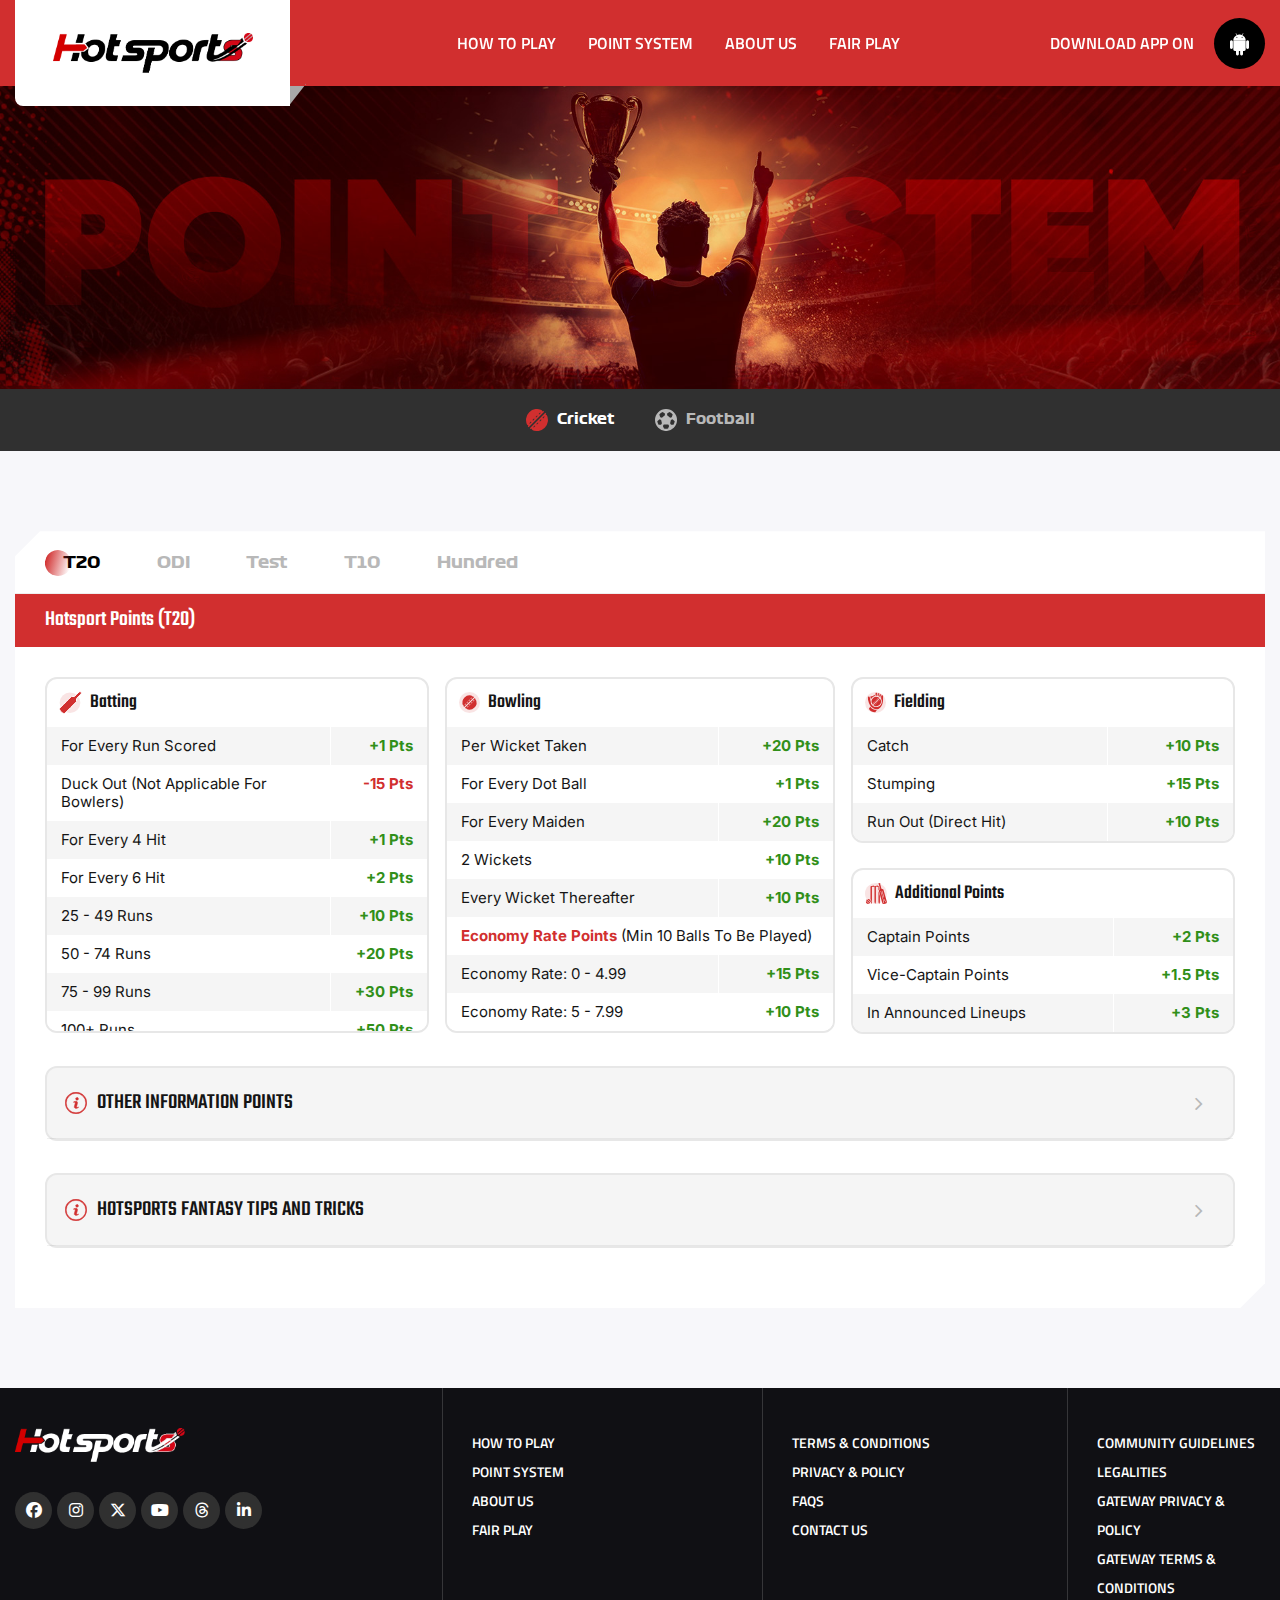
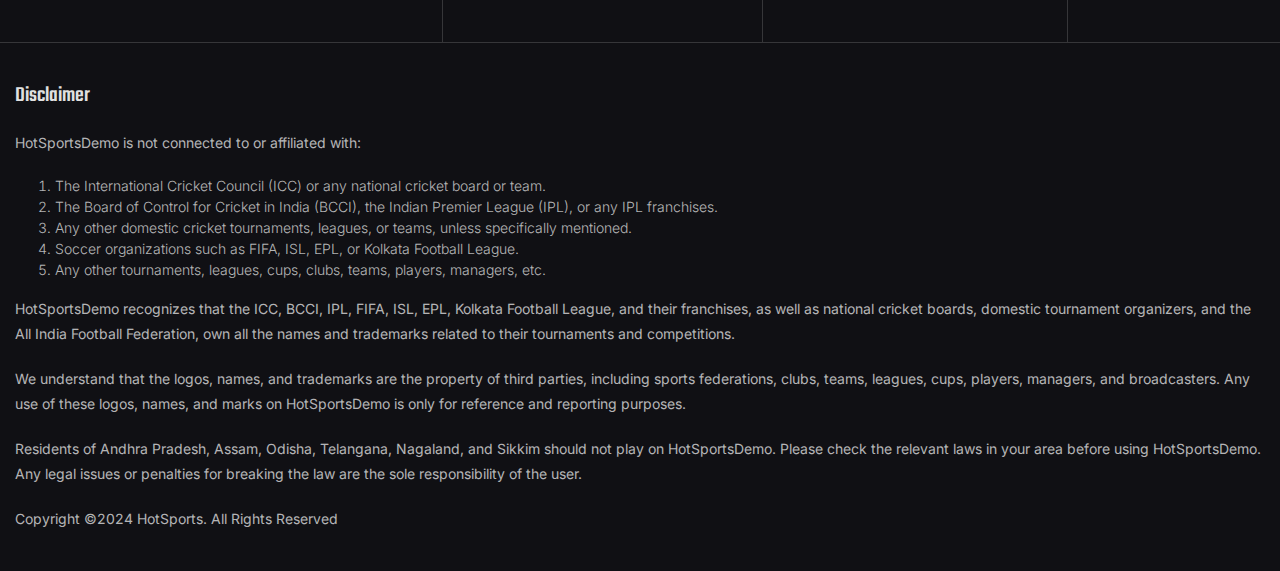
<file: pointssystem.html>
<!doctype html>
<html lang="en">

<head>
    <!-- Required meta tags -->
    <meta charset="utf-8">
    <meta name="viewport" content="width=device-width, initial-scale=1, shrink-to-fit=no">
	
	<link rel="shortcut icon" type="image/x-icon" href="images/favicon.ico">
    <!-- CSS -->
    <link rel="stylesheet" href="css/bootstrap.min.css">
    <link rel="stylesheet" href="css/style.css" media="all">
	<link rel="stylesheet" href="css/flaticon.css" media="all">
	<link href="https://fonts.googleapis.com/css2?family=Titillium+Web:wght@200;300;400;600;700;900&display=swap" rel="stylesheet">
	<link href="https://fonts.googleapis.com/css2?family=Teko:wght@300..700&display=swap" rel="stylesheet">
	<link href="https://fonts.googleapis.com/css2?family=Inter:wght@100..900&display=swap" rel="stylesheet">
	<link rel="stylesheet" href="https://cdnjs.cloudflare.com/ajax/libs/font-awesome/6.5.1/css/all.min.css">
	<link rel="stylesheet" href="https://cdnjs.cloudflare.com/ajax/libs/font-awesome/4.7.0/css/font-awesome.min.css">
	<link rel="stylesheet" href="https://rawcdn.githack.com/hung1001/font-awesome-pro/4cac1a6/css/all.css">
    <title>HotSport</title>
	<style>
		.details-container{
			display: flex;
		}
		.icon-container{
			border-radius: 10px;
			width: 55px;
			height: 55px;
			display: flex;
			place-content: center;
			background-color: #d12f2f;
			box-shadow: 0px 0px 3px 0px;
			padding: 8px;
		}
		.icon-container img{
			width: 40px;
			filter: invert(1);
		}
		.right-0{
			right: 0;
		}
		.accordion-container{
			overflow: hidden;
		}
		.accordion-image{
			height: 620px;
			border-radius: 10px;
			width: auto !important;
		}
		@media(max-width:1025px){
			.accordion-image-container{
				display: none;
			}
		}
		@media(max-width:400px){
			.details-container{
				flex-direction: column;
				text-align: center;
				justify-content: center;
				align-items: center;
				gap: 15px;
			}
			.info-container{
				margin: 0 !important;
			}
		}

	</style>
</head>

<body class="pointsystem">
    <header>
        <div class="container">
			<nav class="navbar navbar-expand-lg main-menu">
				<a class="navbar-brand logo" href="index.html"><img src="images/logo.png" class=""></a>
				<button class="navbar-toggler" type="button" data-toggle="collapse" data-target="#navbarSupportedContent" aria-controls="navbarSupportedContent" aria-expanded="false" aria-label="Toggle navigation">
					<i class="fa fa-bars" aria-hidden="true"></i>
				</button>			  
				<div class="collapse navbar-collapse" id="navbarSupportedContent">
				  <ul class="navbar-nav">
					<li class="nav-item">
					  <a class="nav-link" href="play.html">How To Play</a>
					</li>
					<li class="nav-item">
					  <a class="nav-link" href="pointssystem.html">Point System</a>
					</li>
					<li class="nav-item">
					  <a class="nav-link" href="aboutus.html">About Us</a>
					</li>
				
					<li class="nav-item">
					  <a class="nav-link" href="fairplay.html">Fair play</a>
					</li>
				  </ul>				 
				</div>
				<div class="appdownload">
					<a href="https://hotsports.io/apk/Hotsports.v1.apk">Download App On <i class="fa fa-android"></i></a>
				</div>
			  </nav>	
        </div>
    </header>
	
	<section class="inner-banner p-0">
		<img src="images/pointsystems-banner.jpg"/>
	</section>

	<section class="sports_tab">
		<div class="container-fluid p-0">
			<ul class="nav nav-tabs">
				<li><a href="#cricket" class="active" data-toggle="tab">
				<svg xmlns="http://www.w3.org/2000/svg" width="23.997" height="22.012" viewBox="0 0 21.997 22.012">
				  <path id="ic_cricket" d="M3.837,17.69l.594.583-.682.671a9.891,9.891,0,0,0,.924,1.221l15.492-15.5a12.016,12.016,0,0,0-1.21-.913l-.682.671-.583-.583.528-.528A11,11,0,0,0,3.32,18.218ZM16.149,5.378l.583.583L15.2,7.5l-.583-.583Zm-3.07,3.081.572.583-1.529,1.54L11.539,10ZM10,11.54l.583.583-1.54,1.529-.583-.583ZM6.918,14.61,7.5,15.2l-1.54,1.54-.583-.583Zm.132,7.647.682-.671.583.583-.528.528a11,11,0,0,0,14.9-14.909l-.517.528-.594-.583.682-.671a9.9,9.9,0,0,0-.924-1.221L5.84,21.343A12,12,0,0,0,7.05,22.256ZM20.044,9.273l.583.583-1.54,1.54L18.5,10.8Zm-3.081,3.081.583.583-1.54,1.529-.583-.583Zm-3.081,3.07.583.583-1.529,1.54-.594-.583ZM10.8,18.5l.583.583-1.54,1.54-.583-.583Z" transform="translate(-2.004 -1.997)" fill="#b8b8b8"></path>
				</svg> Cricket</a></li>
				<li><a href="#football" data-toggle="tab" class="">
				<svg xmlns="http://www.w3.org/2000/svg" width="22.032" height="22.032" viewBox="0 0 22.032 22.032">
				  <path id="Vector" d="M11.766.25A11.016,11.016,0,1,0,22.782,11.266,11.029,11.029,0,0,0,11.766.25Zm7.449,15.681H16.738L15.843,14.4l.795-3.2,1.579-.669,2.259,1.944A8.731,8.731,0,0,1,19.215,15.931Zm-13.9-5.406,1.578.671.794,3.2-.895,1.536H4.318a8.733,8.733,0,0,1-1.261-3.461Zm13.191-4.9L17.532,8.4l-1.648.7-3.006-2.52V4.723L15.2,3.176a8.838,8.838,0,0,1,3.306,2.453ZM8.331,3.174l2.323,1.548V6.575L7.648,9.1,6,8.4,5.025,5.627A8.838,8.838,0,0,1,8.331,3.174Zm1.4,16.646L8.667,17.136l.847-1.457h4.5l.851,1.458-1.059,2.68a8.8,8.8,0,0,1-4.078,0Z" transform="translate(-0.75 -0.25)" fill="#b8b8b8"></path>
				</svg> Football</a></li>								
			</ul>
		</div><!--container-fluid-->
	</section>
	<section>
		<div class="container">
			<div class="row">
				<div class="col-md-12">
					<div class="tab-content">
						<div class="tab-pane active" id="cricket">
							<div class="createsec mt-0">	
								<ul class="nav nav-tabs">
									<li><a href="#t20" class="active" data-toggle="tab">T20</a></li>
									<li><a href="#odi" data-toggle="tab" class="">ODI</a></li>								
									<li><a href="#test" data-toggle="tab" class="">Test</a></li>								
									<li><a href="#t10" data-toggle="tab" class="">T10</a></li>								
									<li><a href="#hundred" data-toggle="tab" class="">Hundred</a></li>								
								</ul>
								<div class="tab-content">
									<div class="tab-pane active" id="t20">
										<h4>Hotsport Points (T20)</h4>
										<div class="tab_in_cont">
											<div class="row">
												<div class="col-md-4 pr-2">
													<div class="gamedetails">
														<h5><img src="images/batting.svg"/> Batting</h5>
														<div class="table-responsive">
															<table class="table table-striped">
																<tbody>
																	<tr>
																		<td class="text-left">For every run scored</td>
																		<td class="text-right text-green">+1 pts</td>
																	</tr>
																	<tr>
																		<td class="text-left">Duck Out (Not applicable for bowlers)</td>
																		<td class="text-right text-red">-15 pts</td>

																	</tr>
																	<tr>
																		<td class="text-left">For every 4 hit</td>
																		<td class="text-right text-green">+1 pts</td>

																	</tr>
																	<tr>
																		<td class="text-left">For every 6 hit</td>
																		<td class="text-right text-green">+2 pts</td>
																	</tr>
																	<tr>
																		<td class="text-left">25 - 49 Runs</td>
																		<td class="text-right text-green">+10 pts</td>
																	</tr>
																	<tr>
																		<td class="text-left">50 - 74 Runs</td>
																		<td class="text-right text-green">+20 pts</td>
																	</tr>
																	<tr>
																		<td class="text-left">75 - 99 Runs</td>
																		<td class="text-right text-green">+30 pts</td>
																	</tr>
																	<tr>
																		<td class="text-left">100+ Runs</td>
																		<td class="text-right text-green">+50 pts</td>
																	</tr>
																	<tr>
																		<td colspan="2" class="text-left"><strong class="text-primary">Strike Rate (Except Bowler) Points</strong> (Min 10 Balls To Be Played)</td>
																	</tr>
																	<tr>
																		<td class="text-left">Strike Rate 0 - 74.99</td>
																		<td class="text-right text-red">-15 pts</td>
																	</tr>
																	<tr>
																		<td class="text-left">Strike Rate 75 - 99</td>
																		<td class="text-right text-red">-10 pts</td>
																	</tr>
																	<tr>
																		<td class="text-left">Strike Rate 100 - 149.99</td>
																		<td class="text-right text-green">+5 pts</td>
																	</tr>
																	<tr>
																		<td class="text-left">Strike Rate 150 - 199.99</td>
																		<td class="text-right text-green">+10 pts</td>
																	</tr>
																	<tr>
																		<td class="text-left">Strike Rate 200+</td>
																		<td class="text-right text-green">+15 pts</td>
																	</tr>
																</tbody>
															</table>
														</div><!--table-responsive-->
													</div><!--gamedetails-->
												</div><!--col-md-3-->
												<div class="col-md-4 pl-2 pr-2">
													<div class="gamedetails">
														<h5><img src="images/bowling.svg"/> Bowling</h5>
														<div class="table-responsive">
															<table class="table table-striped">
																<tbody>
																	<tr>
																		<td class="text-left">Per wicket taken</td>
																		<td class="text-right text-green">+20 pts</td>
																	</tr>
																	<tr>
																		<td class="text-left">For every dot ball </td>
																		<td class="text-right text-green">+1 pts</td>

																	</tr>
																	<tr>
																		<td class="text-left">For every maiden</td>
																		<td class="text-right text-green">+20 pts</td>

																	</tr>
																	<tr>
																		<td class="text-left">2 Wickets</td>
																		<td class="text-right text-green">+10 pts</td>
																	</tr>
																	<tr>
																		<td class="text-left">Every wicket thereafter</td>
																		<td class="text-right text-green">+10 pts</td>
																	</tr>
																	<tr>
																		<td colspan="2" class="text-left"><strong class="text-primary">Economy Rate Points</strong> (Min 10 Balls To Be Played)</td>
																	</tr>
																	<tr>
																		<td class="text-left">Economy rate: 0 - 4.99</td>
																		<td class="text-right text-green">+15 pts</td>
																	</tr>
																	<tr>
																		<td class="text-left">Economy rate: 5 - 7.99</td>
																		<td class="text-right text-green">+10 pts</td>
																	</tr>
																	<tr>
																		<td class="text-left">Economy rate: 8 - 9.99</td>
																		<td class="text-right text-green">+5 pts</td>
																	</tr>
																	<tr>
																		<td class="text-left">Economy rate: 10 - 11.9</td>
																		<td class="text-right text-red">-10 pts</td>
																	</tr>
																	<tr>
																		<td class="text-left">Economy rate: 12+</td>
																		<td class="text-right text-red">-15 pts</td>
																	</tr>
																</tbody>
															</table>
														</div><!--table-responsive-->
													</div><!--gamedetails-->
												</div><!--col-md-3-->
												<div class="col-md-4 pl-2">
													<div class="gamedetails">
														<h5><img src="images/fielding.svg"/> Fielding</h5>
														<div class="table-responsive h-auto">
															<table class="table table-striped">
																<tbody>
																	<tr>
																		<td class="text-left">Catch</td>
																		<td class="text-right text-green">+10 pts</td>
																	</tr>
																	<tr>
																		<td class="text-left">Stumping</td>
																		<td class="text-right text-green">+15 pts</td>

																	</tr>
																	<tr>
																		<td class="text-left">Run Out (Direct Hit)</td>
																		<td class="text-right text-green">+10 pts</td>
																	</tr>														
																</tbody>
															</table>
														</div><!--table-responsive-->
													</div><!--gamedetails-->
													<div class="gamedetails mt-gamedetails">
														<h5><img src="images/stump.svg"/> Additional Points</h5>
														<div class="table-responsive h-auto">
															<table class="table table-striped">
																<tbody>
																	<tr>
																		<td class="text-left">Captain Points</td>
																		<td class="text-right text-green">+2 pts</td>
																	</tr>
																	<tr>
																		<td class="text-left">Vice-Captain Points</td>
																		<td class="text-right text-green">+1.5 pts</td>

																	</tr>
																	<tr>
																		<td class="text-left">In Announced Lineups</td>
																		<td class="text-right text-green">+3 pts</td>
																	</tr>															
																</tbody>
															</table>
														</div><!--table-responsive-->
													</div><!--gamedetails-->												
												</div><!--col-md-3-->
											</div><!--row-->
											<div class="row">
												<div class="col-md-12">
													<div class="faq-accordion accordion-grp" data-grp-name="faq-accordion">
														<div class="accordion">
															<div class="accordion-inner">
																<div class="accordion-title">
																	<h4><img src="images/info.svg"/> Other Information Points</h4>
																</div>
																<div class="accordion-content">
																<div class="accordion-container row p-3 position-relative">
																	<div class="inner col-12">
																		<h4>You can select Minimum of 10 players from a single team</h4>
																		<div class="details-container mb-4">
																			<div class="icons">
																				<div class="icon-container">
																					<img src="./icons/cricket/wicket-keeper.svg" alt="">
																				</div>
																			</div>

																			<div class="ml-4 info-container">
																				<h6 >Wicket-Keeper</h6>
																				<p>You can select Minimum of 1 to Maximum 8 Wicket-Keeper</p>
																			</div>
																		</div>
																		<div class="details-container mb-4">
																			<div class="icons">
																				<div class="icon-container">
																					<img src="./icons/cricket/batsmen.svg" alt="">
																				</div>
																			</div>
																			<div class="ml-4 info-container">
																				<h6 >Batsmen</h6>
																				<p>You can select Minimum of 1 to Maximum 8 Batsmen</p>
																			</div>
																		</div>
																		<div class="details-container mb-4">
																			<div class="icons">
																				<div class="icon-container">
																					<img src="./icons/cricket/all-rounders.svg" alt="">
																				</div>
																			</div>

																			<div class="ml-4 info-container">
																				<h6 >All-Rounders</h6>
																				<p>You can select Minimum of 1 to Maximum 8 All-Rounder</p>
																				
																			</div>
																		</div>
																		<div class="details-container mb-4">
																			<div class="icons">
																				<div class="icon-container">
																					<img src="./icons/cricket/bowlers.svg" alt="">
																				</div>
																			</div>

																			<div class="ml-4 info-container">
																				<h6 >Bowlers</h6>
																				<p>You can select Minimum of 1 to Maximum 8 Bowlers</p>
																				
																			</div>
																		</div>
																		<div class="details-container mb-4">
																			<div class="icons">
																				<div class="icon-container">
																					<img src="./icons/cricket/captain.svg" alt="">
																				</div>
																			</div>

																			<div class="ml-4 info-container">
																				<h6 >Captain</h6>
																				<p>Get 2x the scored points</p>
																				
																			</div>
																		</div>
																		<div class="details-container mb-4">
																			<div class="icons">
																				<div class="icon-container">
																					<img src="./icons/cricket/vice-captain.svg" alt="">
																				</div>
																			</div>

																			<div class="ml-4 info-container">
																				<h6 >Vice-Captain</h6>
																				<p>Get 1.5x the scored points</p>
																				
																			</div>
																		</div>
																		<div class="details-container mb-4">
																			<div class="icons">
																				<div class="icon-container">
																					<img src="./icons/cricket/credits-allocation.svg" alt="">
																				</div>
																			</div>

																			<div class="ml-4 info-container">
																				<h6 >CREDITS Allocated (100)</h6>
																				<p>The total value of your squad must be less than or equal to  <br> the allocated CREDITS value i.e.100</p>
																				
																			</div>
																		</div>
																		<div class="details-container mb-4">
																			<div class="icons">
																				<div class="icon-container">
																					<img src="./icons/cricket/Batting.svg" alt="">
																				</div>
																			</div>

																			<div class="ml-4 info-container">
																				<h6 >Batting</h6>
																				<p>The players you select as your Fantasy Cricket squad’s Captain and Vice-Captain will receive 2 and 1.5 times the points for their performance.</p>
																				<p>Strike rate scoring is applicable only when the player scores 10 runs and above or faced 10 balls and above.</p>
																				
																			</div>
																		</div>
																		<div class="details-container mb-4">
																			<div class="icons">
																				<div class="icon-container">
																					<img src="./icons/cricket/Bowling.svg" alt="">
																				</div>
																			</div>

																			<div class="ml-4 info-container">
																				<h6 >Bowling</h6>
																				<p>Economy rate is applicable only when the player bowls atleast 1 overs.</p>
																				
																			</div>
																		</div>
																		<div class="details-container mb-4">
																			<div class="icons">
																				<div class="icon-container">
																					<img src="./icons/cricket/Fielding.svg" alt="">
																				</div>
																			</div>

																			<div class="ml-4 info-container">
																				<h6 >Fielding</h6>
																				<p>10 points for each catch resulting in a fall of wicket.
																				</p>
																				<p>
																					15 points for each stumping resulting in a fall of wicket.
																				</p>
																				<p>
																					10 points for a run-out (The run-out bonus points will only go to the fielder responsible for the throw, not the fielder who removes the bails).</p>
																				</p>
																				
																			</div>
																		</div>
																		<div class="details-container mb-4">
																			<div class="icons">
																				<div class="icon-container">
																					<img src="./icons/cricket/general-points.svg" alt="">
																				</div>
																			</div>

																			<div class="ml-4 info-container">
																				<h6 >General Points</h6>
																				<p>3 points for playing the match.</p>
																				
																			</div>
																		</div>
																		<div class="details-container mb-4">
																			<div class="icons">
																				<div class="icon-container">
																					<img src="./icons/cricket/captain-&-vice-captain.svg" alt="">
																				</div>
																			</div>

																			<div class="ml-4 info-container">
																				<h6 >Captain & Vice-Captain</h6>
																				<p>All points attributed to a virtual player, and thereby added to the accumulated points tally of a virtual squad, shall be multiplied by 2 times in case player is declared by the user of that virtual squad as the 'Captain' of such squad.
																					
																				</p>
																				<p>
																					All points attributed to a virtual player, and thereby added to the accumulated points tally of a virtual squad, shall be multiplied by 1.5 times in case player is declared by the user of that virtual squad as the ‘Vice Captain’ of such squad.</p>
																				
																			</div>
																		</div>
																		<div class="details-container mb-4">
																			<div class="icons">
																				<div class="icon-container">
																					<img src="./icons/cricket/things-to-note.svg" alt="">
																				</div>
																			</div>

																			<div class="ml-4 info-container">
																				<h6 >Things to note.</h6>
																				<p>No points will be awarded for the player during a Super Over or a Super Five.</p>
																				
																			</div>
																		</div>
																	</div><!-- /.inner -->
																	<div class="accordion-image-container col-6 position-absolute right-0 mt-3 mr-3">
																		<div >
																			<img class="accordion-image w-100" src="./icons/cricket//cricket-accordion-img.png" alt="">
																		</div>
																	</div>
																</div>
																</div>
															</div><!-- /.accordion-inner -->
														</div>
													</div><!--accordion-grp-->
												</div><!--col-md-12-->
											</div><!--row-->
											<div class="row">
												<div class="col-md-12">
													<div class="faq-accordion accordion-grp" data-grp-name="faq-accordion">
														<div class="accordion">
															<div class="accordion-inner">
																<div class="accordion-title">
																	<h4><img src="images/info.svg"> Hotsports Fantasy tips and tricks</h4>
																</div>
																<div class="accordion-content">
																	<div class="inner">
																		<p>The current trend is fantasy cricket these days. Millions of sports lovers prefer playing fantasy cricket daily, winning real money, and making their entertainment more exciting. The objective of fantasy cricket is to select your team by using your cricket knowledge by using real on-pitch players and compete with other players online. The team scores the points based on the performances of the selected players in the match. The higher your team scores the better your odds of winning prizes in international and domestic leagues like the T20 World Cup and India T20 League.
																			To maximize your winning and earn the highest number of points Read the tips and tricks provided by us given below.</p>
																		
																		<h6 class="mt-4">Fantasy Premier League tips</h6>
																		<ul>
																			<li>Fantasy cricket tests your knowledge of the sport, decision-making ability, and analytical skills. With a few simple tricks, one can easily win big on fantasy cricket. Take a look at our exclusive fantasy cricket tips and tricks made by our experts.</li>
																		</ul>
																		
																		<h6 class="mt-4">Look out for toss and Playing XI</h6>
																		<ul>
																			<li>The most basic thing is to select the players playing on the pitch. At hotsports, we provide updates on whether a particular player is playing or not. You can also get this information on other cricket websites but to provide user convenience we provide the details too. Selecting a player who is injured or not in playing 11 means going to a contest with a 10-man team which is a big loss. We recommend you to select your playing 11 carefully and play with a full-strength team.</li>
																		</ul>
																		
																		<h6 class="mt-4">Keep players recent form and potential in mind</h6>
																		<ul>
																			<li>A player’s form is something which should be considered while selecting a fantasy team, one should not make a decision merely on favouritism but select players carefully by observing their current form and potential. A lot of players usually make the mistake of selecting the player who played a big inning in previous match. One must always remember the everyday is different with different scenarios and situation and select the players based on potential and analyses their record against the opponent which is also very important while picking a player in your team.</li>
																			<li>For example, you should not pick a spinner who has picked three wickets in the previous game on a pitch which has absolutely no turn to offer.</li>
																		</ul>
																		
																		<h6 class="mt-4">Check the pitch report</h6>
																		<ul>
																			<li>Pitch conditions are one of the underrated fantasy cricket tips and it plays a major role in any cricket match. You need to identify whether the pitch is a high-scoring one or a low-scoring one. According to that, you should pick more batters or bowlers. For example, if it is a flat pitch, we recommend you to use more batsmen on your team and a slow and dry pitch is more suitable for spinners. It is all about choosing your players according to the conditions.</li>
																			<li>Another major aspect to consider is the amount of spin and swing the pitch has to offer. While most pitches on the subcontinent are favorable to spinners, green pitches offer more carry and help the pace bowlers. You can get more information about the pitch before the match on our fantasy blog section.</li>
																		</ul>
																		
																		<h6 class="mt-4">Study the weather forecast</h6>
																		<ul>
																			<li>Picking a team is tricky when the weather is unstable for the game. Although you might have selected a perfect team for a full game but rain may throw all your strategies out of the window, Fantasy players should be aware of the weather forecast while selecting their teams. For example, if there is a chance of rain before the match. The pitch might be moist and it offers more swing to the bowlers. In that case, one must include more bowlers from the team bowling first to gain an advantage and win valuable points. In case there are chances of the match getting shortened, in that case, you should select top-order players from both teams.</li>
																		</ul>
																		
																		<h6 class="mt-4">Choose your captain and vice-captain wisely.</h6>
																		<ul>
																			<li>In fantasy cricket, all the players on your team are required to perform for you to score well and win. Choosing your captain and vice-captain is crucial for you to skyrocket your chances of winning because the captain gets 2x of the points and the vice-captain gets 1.5x points for their game performances. You must give top priority to your captain and vice-captain because they could win a contest for you.</li>
																			<li>Although there aren’t any specific fantasy tips for choosing a good captain and vice-captain, Allrounders who can bat in top order and bowl well are probably the ideal choice for these crucial roles</li>
																		</ul>

																		<h4 class="mt-4">Fantasy Cricket tips</h4>
																		<h6 class="mt-4">Select top-order batsman</h6>

																		<ul>
																			<li>Selecting top-order batters for your team will increase your chances of winning, especially in T20s and ODIs because of powerplay the batsman gets more chances to score more boundaries and runs which eventually leads to more fantasy points. Prioritize selecting top and middle order batsman over low order because he might not get a chance to bat. This factor becomes more important in the short game format. A top-order batsman gets the most number of overs to face irrespective of the format and has the probability of scoring the most points. So, choosing a player who bats in the top 3 from both teams can increase your chances of scoring the most points in the match.</li>
																		</ul>
																		
																		
																		
																		<h6 class="mt-4">Pick wicket-taking bowlers</h6>
																		<ul>
																			<li>Picking the right bowlers could be a hard call sometimes. Most of people focus on batters in fantasy cricket, bowlers can also win fantasy league contests.</li>
																			<li>For example, pick a bowler whose attributes fit right according to the pitch and has the potential to take wickets rather than a bowler who will only bowl economic overs. The number of points allotted for taking wickets is higher than the economy rate of bowlers</li>
																		</ul>
																		
																		<h6 class="mt-4">Maintain a balance between batsmen and bowlers.</h6>
																		<ul>
																			<li>One of the most important factors for making a fantasy team is to select the right number of batsmen and bowlers on your fantasy team. Depending on the pitch conditions a balance should be maintained. Most of the players tend to pick more batters in their team but this strategy doesn’t hold well in a contest.</li>
																			<li>Ideally, you should have Four batsmen 4 bowlers 2 All-rounders, and a Wicketkeeper. At hotsports, we provide you flexibility where you can select up to 8 batters 2 wicket-keepers with a minimum of 1 allrounder and bowler. If the pitch is bowling friendly and the match is low scoring where bowlers can perform well in that case, we suggest you choose up to 6 bowlers, and in cases of a batting pitch you can select up to 6 top order batsmen to score most fantasy points, one must study the pitch thoroughly before making his fantasy team.</li>
																		</ul>
																		
																		<h6 class="mt-4">Create multiple teams and enter multiple contests</h6>
																		<ul>
																			<li>Joining Multiple contests and creating multiple teams is a great way to win fantasy league games. A single team offers a safe approach but isn’t always ideal to keep your eggs in one basket, when you enter the contest with multiple teams and multiple contests your chances are increased to win. For example, if you enter a contest of 100 players your chances of winning are 1%, However, if you make more than two teams in the same contest your chances are already doubled, Similarly, we recommend you to enter multiple contests to play and win. We do understand that entering multiple contests can lead to paying more entry fees, but at Hotsports we provide you credit which you can earn by playing games or referring to your friends which can be used to play other contests. This is an underrated trick that can help you to maximize your odds of winning.</li>
																		</ul>
																		
																		<h6 class="mt-4">Read match predictions.</h6>
																		<ul>
																			<li>Match predictions are made by experts who have experience of years and provide good insight into upcoming matches and they provide tips and players to look out for, many experts make predictions a few days in advance or a day before the match. If used correctly the predictions by our experts can play a major role in your fantasy journey in most cases. You can go through such predictions to make informed decisions while selecting or making changes in your team. These predictions are available on the internet and you can read them to know important details like whether the pitch will be helpful to fast bowlers, spinners, or batters. You can select your team accordingly and increase your odds of winning.</li>
																		</ul>
																		
																		<h4 class="mt-4">Tips to Make Your Fantasy Team Today</h4>
																		<h6 class="mt-4">INVEST SMARTLY (fair play)</h6>
																		<ul>a fantasy cricket contest you get 100 credit points to select a team of 11 players. Each player is worth a certain number of points which is set by popularity, importance, and form of the player. We suggest you make a balanced team of high-priced players and low-priced players. Try to use all your credit points and select the best possible players in your fantasy team to increase your chances of winning</li>
																		</ul>
																		
																		<h6 class="mt-4">Look out for lesser-known players</h6>
																		<ul>
																			<li>Unknown players or players making their debut can help you to balance your fantasy team. These players are available for a lower price and they are not picked by the majority of the fantasy players.</li>
																			<li>However, if the new player performs well then you will get a massive advantage over other players and get more points. An unknown player scoring a half-century in his debut often puts you in a higher rank than a star batsman scoring a fifty. We recommend you go through the new player records previously and under which conditions he performs well and select them accordingly.</li>
																		</ul>
																		<h6 class="mt-4">Trust your instincts</h6>
																		<ul>
																			<li>We understand that skills and knowledge of the game are important but apart from that you have to trust your instincts while selecting the players for your team. It is like being in a captain’s shoes while deciding on who to give the ball to or whom to send in to bat in a certain match situation. It may work sometimes and may not in some cases.</li>
																		</ul>
																		<h6 class="mt-4">Join the right contest</h6>
																		<ul>
																			<li>Joining the right contest also plays a major role in winning. While most fantasy users are attracted by the huge prize pools, the chances of winning and competing in those pools are massive. One must not just enter a mega contest without confidence or experience. We suggest our new users play a small pool with fewer players where you can learn from your mistakes develop your skills as a fantasy player and boost your confidence by winning those contests. Once you are confident enough in your skills and in predicting then you can enter the mega contests and win mega prizes. At Hotsports, we provide free contests or contests with very low entry fees for players who are beginners and they can enhance their skills and play high fees contests later.</li>
																		</ul>
																		<h6 class="mt-4">Bonus Points</h6>
																		<ul>
																			<li>Commonly, you get more points when your selected player performs well like taking a wicket, scoring a boundary, or scoring 50+ or 100+ These achievements contribute to your overall points in the game and it can make a big difference in the result of the contest. Picking big-hitting all-rounders who are also handy on the bowling is an ideal strategy and it Is safe to say using those players as your captain or vice-captain can make your points go even 2x. Additionally, wicket wicketkeepers are also handy in a test match situation because the chances of a batsman getting caught behind the wickets are higher. These bonus points have a big impact on the final result of your game.</li>
																		</ul>
																		<h6 class="mt-4">Check for Promo codes</h6>
																		<ul>
																			<li>While some players are capable of investing huge amounts in a fantasy contest, others may rely on small amounts to join contests. Promo codes are a great gift for such fantasy players. Hotsports provide several offers like referral bonuses and Hotsports (gst cashback) for players. You can find those contests on our application and avail yourself of those offers while adding cash to your wallet or before joining a contest. These promo codes will help you to play more and win more prizes.</li>
																		</ul>
																		<h6 class="mt-4">Disclaimer</h6>
																		<ul>
																			<li>Above are tips and tricks for creating fantasy teams and we strongly suggest that users create teams with their cricket knowledge analysis and recent player performance. The above tips and tricks are provided for users to get a clear idea about fantasy gaming and Hotsports are not responsible for users who win or lose it's the sole responsibility of the end user to play responsibly</li>
																		</ul>
																	</div><!-- /.inner -->
																</div>
															</div><!-- /.accordion-inner -->
														</div>
													</div><!--accordion-grp-->
												</div><!--col-md-12-->
											</div>
											<!-- added -->
										</div><!--tab_in_cont-->																					
									</div><!--tab-pane-->
									<div class="tab-pane" id="odi">
										<h4>Hotsport Points (ODI)</h4>
											<div class="tab_in_cont">
												<div class="row">
												<div class="col-md-4 pr-2">
													<div class="gamedetails">
														<h5><img src="images/batting.svg"/> Batting</h5>
														<div class="table-responsive">
															<table class="table table-striped">
																<tbody>
																	<tr>
																		<td class="text-left">For every run scored</td>
																		<td class="text-right text-green">+1 pts</td>
																	</tr>
																	<tr>
																		<td class="text-left">Duck Out (Not applicable for bowlers)</td>
																		<td class="text-right text-red">-20 pts</td>

																	</tr>
																	<tr>
																		<td class="text-left">For every 4 hit</td>
																		<td class="text-right text-green">+1 pts</td>

																	</tr>
																	<tr>
																		<td class="text-left">For every 6 hit</td>
																		<td class="text-right text-green">+2 pts</td>
																	</tr>
																	<tr>
																		<td class="text-left">50 - 99 Runs</td>
																		<td class="text-right text-green">+10 pts</td>
																	</tr>
																	<tr>
																		<td class="text-left">100 - 149 Runs</td>
																		<td class="text-right text-green">+20 pts</td>
																	</tr>
																	<tr>
																		<td class="text-left">150 - 199 Runs</td>
																		<td class="text-right text-green">+30 pts</td>
																	</tr>
																	<tr>
																		<td class="text-left">200+ Runs</td>
																		<td class="text-right text-green">+50 pts</td>
																	</tr>
																	<tr>
																		<td colspan="2" class="text-left"><strong class="text-primary">Strike Rate (Except Bowler) Points</strong> (Min 25 Balls To Be Played or Min scores 25 runs)</td>
																	</tr>
																	<tr>
																		<td class="text-left">Strike Rate < 49.9</td>
																		<td class="text-right text-red">-25 pts</td>
																	</tr>
																	<tr>
																		<td class="text-left">Strike Rate 50 - 74.9</td>
																		<td class="text-right text-red">-15 pts</td>
																	</tr>
																	<tr>
																		<td class="text-left">Strike Rate 75 - 124.99</td>
																		<td class="text-right text-red">0 pts</td>
																	</tr>
																	<tr>
																		<td class="text-left">Strike Rate 125 - 149.99</td>
																		<td class="text-right text-green">+10 pts</td>
																	</tr>
																	<tr>
																		<td class="text-left">Strike Rate 150+</td>
																		<td class="text-right text-green">+15 pts</td>
																	</tr>
																</tbody>
															</table>
														</div><!--table-responsive-->
													</div><!--gamedetails-->
												</div><!--col-md-3-->
												<div class="col-md-4 pl-2 pr-2">
													<div class="gamedetails">
														<h5><img src="images/bowling.svg"/> Bowling</h5>
															<div class="table-responsive">
															<table class="table table-striped">
																<tbody>
																	<tr>
																		<td class="text-left">Per wicket taken</td>
																		<td class="text-right text-green">+20 pts</td>
																	</tr>
																	<tr>
																		<td class="text-left">For every dot ball </td>
																		<td class="text-right text-red">0 pts</td>

																	</tr>
																	<tr>
																		<td class="text-left">For every maiden</td>
																		<td class="text-right text-green">+10 pts</td>

																	</tr>
																	<tr>
																		<td class="text-left">2 Wickets</td>
																		<td class="text-right text-green">+10 pts</td>
																	</tr>
																	<tr>
																		<td class="text-left">2 Wickets and every wicket thereafter</td>
																		<td class="text-right text-green">+10 pts</td>
																	</tr>
																	<tr>
																		<td colspan="2" class="text-left"><strong class="text-primary">Economy Rate Points</strong> (Min 2 Overs To Be Bowled)</td>
																	</tr>
																	<tr>
																		<td class="text-left">Economy rate : 0 - 3.99</td>
																		<td class="text-right text-green">+15 pts</td>
																	</tr>
																	<tr>
																		<td class="text-left">Economy rate : 4 - 4.9</td>
																		<td class="text-right text-green">+10 pts</td>
																	</tr>
																	<tr>
																		<td class="text-left">Economy rate : 5 - 5.9</td>
																		<td class="text-right text-red">0 pts</td>
																	</tr>
																	<tr>
																		<td class="text-left">Economy rate : 6 - 6.9</td>
																		<td class="text-right text-red">-10 pts</td>
																	</tr>
																	<tr>
																		<td class="text-left">Economy rate : 7+</td>
																		<td class="text-right text-red">-15 pts</td>
																	</tr>
																</tbody>
															</table>
														</div><!--table-responsive-->
													</div><!--gamedetails-->
												</div><!--col-md-3-->
												<div class="col-md-4 pl-2">
													<div class="gamedetails">
														<h5><img src="images/fielding.svg"/> Fielding</h5>
														<div class="table-responsive h-auto">
															<table class="table table-striped">
																<tbody>
																	<tr>
																		<td class="text-left">Catch</td>
																		<td class="text-right text-green">+10 pts</td>
																	</tr>
																	<tr>
																		<td class="text-left">Stumping</td>
																		<td class="text-right text-green">+15 pts</td>

																	</tr>
																	<tr>
																		<td class="text-left">Run Out (Direct Hit)</td>
																		<td class="text-right text-green">+10 pts</td>
																	</tr>															
																</tbody>
															</table>
														</div><!--table-responsive-->
													</div><!--gamedetails-->
													<div class="gamedetails mt-gamedetails">
														<h5><img src="images/stump.svg"/> Additional Points</h5>
														<div class="table-responsive h-auto">
															<table class="table table-striped">
																<tbody>
																	<tr>
																		<td class="text-left">Captain Points</td>
																		<td class="text-right text-green">+2 pts</td>
																	</tr>
																	<tr>
																		<td class="text-left">Vice-Captain Points</td>
																		<td class="text-right text-green">+1.5 pts</td>

																	</tr>
																	<tr>
																		<td class="text-left">In Announced Lineups</td>
																		<td class="text-right text-green">+3 pts</td>
																	</tr>														
																</tbody>
															</table>
														</div><!--table-responsive-->
													</div><!--gamedetails-->													
												</div><!--col-md-3-->
											</div><!--row-->
											<div class="row">
												<div class="col-md-12">
													<div class="faq-accordion accordion-grp" data-grp-name="faq-accordion">
														<div class="accordion">
															<div class="accordion-inner">
																<div class="accordion-title">
																	<h4><img src="images/info.svg"/> Other Information Points</h4>
																</div>
																<div class="accordion-content">
																	<div class="inner">
																		<h4>You can select Minimum of 10 players from a single team</h4>
																		
																		<h6 class="mt-4">Wicket-Keeper</h6>
																		<ul>
																			<li>You can select Minimum of 1 to Maximum 8 Wicket-Keeper</li>
																		</ul>
																		
																		<h6 class="mt-4">Batsmen</h6>
																		<ul>
																			<li>You can select Minimum of 1 to Maximum 8 Batsmen</li>
																		</ul>
																		
																		<h6 class="mt-4">All-Rounders</h6>
																		<ul>
																			<li>You can select Minimum of 1 to Maximum 8 All-Rounder</li>
																		</ul>
																		
																		<h6 class="mt-4">Bowlers</h6>
																		<ul>
																			<li>You can select Minimum of 1 to Maximum 8 Bowlers</li>
																		</ul>
																		
																		<h6 class="mt-4">Captain</h6>
																		<ul>
																			<li>Get 2x the scored points</li>
																		</ul>
																		
																		<h6 class="mt-4">Vice-Captain</h6>
																		<ul>
																			<li>Get 1.5x the scored points</li>
																		</ul>
																		
																		<h6 class="mt-4">CREDITS Allocated (100)</h6>
																		<ul>
																			<li>The total value of your squad must be less than or equal to the allocated CREDITS value i.e.100</li>
																		</ul>
																		
																		
																		<h6 class="mt-4">Batting</h6>
																		<ul>
																			<li>The players you select as your Fantasy Cricket squad’s Captain and Vice-Captain will receive 2 and 1.5 times the points for their performance.</li>
																			<li>Strike rate scoring is applicable only when the player scores 25 runs and above or faced 25 balls and above.</li>
																		</ul>
																		
																		<h6 class="mt-4">Bowling</h6>
																		<ul>
																			<li>Economy rate is applicable only when the player bowls atleast 2 overs.</li>
																		</ul>
																		
																		<h6 class="mt-4">Fielding</h6>
																		<ul>
																			<li>10 points for each catch resulting in a fall of wicket.</li>
																			<li>15 points for each stumping resulting in a fall of wicket.</li>
																			<li>15 points for a run-out (The run-out bonus points will only go to the fielder responsible for the throw, not the fielder who removes the bails).</li>
																		</ul>
																		
																		<h6 class="mt-4">General Points</h6>
																		<ul>
																			<li>3 points for playing the match.</li>
																		</ul>
																		
																		<h6 class="mt-4">Captain & Vice-Captain</h6>
																		<ul>
																			<li>All points attributed to a virtual player, and thereby added to the accumulated points tally of a virtual squad, shall be multiplied by 2 times in case player is declared by the user of that virtual squad as the 'Captain' of such squad.</li>
																			<li>All points attributed to a virtual player, and thereby added to the accumulated points tally of a virtual squad, shall be multiplied by 1.5 times in case player is declared by the user of that virtual squad as the ‘Vice Captain’ of such squad.</li>
																		</ul>
																		
																		<h6 class="mt-4">Things to note.</h6>
																		<ul>
																			<li>No points will be awarded for the player during a Super Over or a Super Five.</li>
																		</ul>
																	</div><!-- /.inner -->
																</div>
															</div><!-- /.accordion-inner -->
														</div>
													</div><!--accordion-grp-->
												</div><!--col-md-12-->
											</div><!--row-->
										</div><!--tab_in_cont-->											
									</div><!--tab-pane-->
									<div class="tab-pane" id="test">
										<h4>Hotsport Points (TEST)</h4>
										<div class="tab_in_cont">
											<div class="row">
												<div class="col-md-4 pr-2">
													<div class="gamedetails">
														<h5><img src="images/batting.svg"/> Batting</h5>
														<div class="table-responsive">
															<table class="table table-striped">
																<tbody>
																	<tr>
																		<td class="text-left">For every run scored</td>
																		<td class="text-right text-green">+1 pts</td>
																	</tr>
																	<tr>
																		<td class="text-left">Duck Out (Not applicable for bowlers)</td>
																		<td class="text-right text-red">-15 pts</td>

																	</tr>
																	<tr>
																		<td class="text-left">For every 4 hit</td>
																		<td class="text-right text-green">+1 pts</td>

																	</tr>
																	<tr>
																		<td class="text-left">For every 6 hit</td>
																		<td class="text-right text-green">+2 pts</td>
																	</tr>
																	<tr>
																		<td class="text-left">50 - 99 Runs</td>
																		<td class="text-right text-green">+10 pts</td>
																	</tr>
																	<tr>
																		<td class="text-left">100 - 199 Runs</td>
																		<td class="text-right text-green">+20 pts</td>
																	</tr>
																	<tr>
																		<td class="text-left">200+ Runs</td>
																		<td class="text-right text-green">+50 pts</td>
																	</tr>
																	<tr>
																		<td class="text-left">Strike Rate</td>
																		<td class="text-right pl-0">Not Considered</td>
																	</tr>															
																</tbody>
															</table>
														</div><!--table-responsive-->
													</div><!--gamedetails-->													
												</div><!--col-md-3-->
												<div class="col-md-4 pl-2 pr-2">
													<div class="gamedetails">
														<h5><img src="images/bowling.svg"/> Bowling</h5>
														<div class="table-responsive">
															<table class="table table-striped">
																<tbody>
																	<tr>
																		<td class="text-left">Per wicket taken</td>
																		<td class="text-right text-green">+30 pts</td>
																	</tr>
																	<tr>
																		<td class="text-left">For every dot ball </td>
																		<td class="text-right text-red">0 pts</td>

																	</tr>
																	<tr>
																		<td class="text-left">For every maiden</td>
																		<td class="text-right text-green">+1 pts</td>

																	</tr>
																	<tr>
																		<td class="text-left">5 Wicket haul</td>
																		<td class="text-right text-green">+50 pts</td>
																	</tr>
																	<tr>
																		<td class="text-left">Economy Rate Points</td>
																		<td class="text-right">Not Considered</td>
																	</tr>															
																</tbody>
															</table>
														</div><!--table-responsive-->
													</div><!--gamedetails-->
												</div><!--col-md-3-->
												<div class="col-md-4 pl-2">
													<div class="gamedetails">
														<h5><img src="images/fielding.svg"/> Fielding</h5>
														<div class="table-responsive h-auto">
															<table class="table table-striped">
																<tbody>
																	<tr>
																		<td class="text-left">Catch</td>
																		<td class="text-right text-green">+10 pts</td>
																	</tr>
																	<tr>
																		<td class="text-left">Stumping</td>
																		<td class="text-right text-green">+15 pts</td>

																	</tr>
																	<tr>
																		<td class="text-left">Run Out (Direct Hit)</td>
																		<td class="text-right text-green">+15 pts</td>
																	</tr>														
																</tbody>
															</table>
														</div><!--table-responsive-->
													</div><!--gamedetails-->
													<div class="gamedetails mt-gamedetails">
														<h5><img src="images/stump.svg"/> Additional Points</h5>
														<div class="table-responsive h-auto">
															<table class="table table-striped">
																<tbody>
																	<tr>
																		<td class="text-left">Captain Points</td>
																		<td class="text-right text-green">+2 pts</td>
																	</tr>
																	<tr>
																		<td class="text-left">Vice-Captain Points</td>
																		<td class="text-right text-green">+1.5 pts</td>

																	</tr>
																	<tr>
																		<td class="text-left">In Announced Lineups</td>
																		<td class="text-right text-green">+3 pts</td>
																	</tr>															
																</tbody>
															</table>
														</div><!--table-responsive-->
													</div><!--gamedetails-->
												</div><!--col-md-3-->
											</div><!--row-->
											<div class="row">
												<div class="col-md-12">
													<div class="faq-accordion accordion-grp" data-grp-name="faq-accordion">
														<div class="accordion">
															<div class="accordion-inner">
																<div class="accordion-title">
																	<h4><img src="images/info.svg"/> Other Information Points</h4>
																</div>
																<div class="accordion-content">
																	<div class="inner">
																		<h4>You can select Minimum of 10 players from a single team</h4>
																		
																		<h6 class="mt-4">Wicket-Keeper</h6>
																		<ul>
																			<li>You can select Minimum of 1 to Maximum 8 Wicket-Keeper</li>
																		</ul>
																		
																		<h6 class="mt-4">Batsmen</h6>
																		<ul>
																			<li>You can select Minimum of 1 to Maximum 8 Batsmen</li>
																		</ul>
																		
																		<h6 class="mt-4">All-Rounders</h6>
																		<ul>
																			<li>You can select Minimum of 1 to Maximum 8 All-Rounder</li>
																		</ul>
																		
																		<h6 class="mt-4">Bowlers</h6>
																		<ul>
																			<li>You can select Minimum of 1 to Maximum 8 Bowlers</li>
																		</ul>
																		
																		<h6 class="mt-4">Captain</h6>
																		<ul>
																			<li>Get 2x the scored points</li>
																		</ul>
																		
																		<h6 class="mt-4">Vice-Captain</h6>
																		<ul>
																			<li>Get 1.5x the scored points</li>
																		</ul>
																		
																		<h6 class="mt-4">CREDITS Allocated (100)</h6>
																		<ul>
																			<li>The total value of your squad must be less than or equal to the allocated CREDITS value i.e.100</li>
																		</ul>
																		
																		<h6 class="mt-4">Batting</h6>
																		<ul>
																			<li>The players you select as your Fantasy Cricket squad’s Captain and Vice-Captain will receive 2 and 1.5 times the points for their performance.</li>
																		</ul>
																		
																		<h6 class="mt-4">Fielding</h6>
																		<ul>
																			<li>10 points for each catch resulting in a fall of wicket.</li>
																			<li>15 points for each stumping resulting in a fall of wicket.</li>
																			<li>15 points for a run-out (The run-out bonus points will only go to the fielder responsible for the throw, not the fielder who removes the bails).</li>
																		</ul>
																		
																		<h6 class="mt-4">General Points</h6>
																		<ul>
																			<li>3 points for playing the match.</li>
																		</ul>
																		
																		<h6 class="mt-4">Captain & Vice-Captain</h6>
																		<ul>
																			<li>All points attributed to a virtual player, and thereby added to the accumulated points tally of a virtual squad, shall be multiplied by 2 times in case player is declared by the user of that virtual squad as the 'Captain' of such squad.</li>
																			<li>All points attributed to a virtual player, and thereby added to the accumulated points tally of a virtual squad, shall be multiplied by 1.5 times in case player is declared by the user of that virtual squad as the ‘Vice Captain’ of such squad.</li>
																		</ul>
																		
																		<h6 class="mt-4">Things to note.</h6>
																		<ul>
																			<li>No points will be awarded for the player during a Super Over or a Super Five.</li>
																		</ul>
																	</div><!-- /.inner -->
																</div>
															</div><!-- /.accordion-inner -->
														</div>
													</div><!--accordion-grp-->
												</div><!--col-md-12-->
											</div><!--row-->
										</div><!--tab_in_cont-->
									</div><!--tab-pane-->
									<div class="tab-pane" id="t10">
										<h4>Hotsport Points (T10)</h4>
										<div class="tab_in_cont">
											<div class="row">
												<div class="col-md-4 pr-2">
													<div class="gamedetails">
														<h5><img src="images/batting.svg"/> Batting</h5>
														<div class="table-responsive">
															<table class="table table-striped">
																<tbody>
																	<tr>
																		<td class="text-left">For every run scored</td>
																		<td class="text-right text-green">+1 pts</td>
																	</tr>
																	<tr>
																		<td class="text-left">Duck Out (Not applicable for bowlers)</td>
																		<td class="text-right text-red">-15 pts</td>

																	</tr>
																	<tr>
																		<td class="text-left">For every 4 hit</td>
																		<td class="text-right text-green">+1 pts</td>

																	</tr>
																	<tr>
																		<td class="text-left">For every 6 hit</td>
																		<td class="text-right text-green">+2 pts</td>
																	</tr>
																	<tr>
																		<td class="text-left">15-29 Runs Bonus</td>
																		<td class="text-right text-green">+10 pts</td>
																	</tr>
																	<tr>
																		<td class="text-left">30-49 Runs Bonus</td>
																		<td class="text-right text-green">+20 pts</td>
																	</tr>
																	<tr>
																		<td class="text-left">50 - 74 Runs</td>
																		<td class="text-right text-green">+30 pts</td>
																	</tr>
																	<tr>
																		<td class="text-left">75-99 Runs Bonus</td>
																		<td class="text-right text-green">+50 pts</td>
																	</tr>
																	<tr>
																		<td class="text-left">100+ Runs</td>
																		<td class="text-right text-green">+75 pts</td>
																	</tr>
																	<tr>
																		<td colspan="2" class="text-left"><strong class="text-primary">Strike Rate (Except Bowler) Points</strong> (Min 5 Balls To Be Played or Min scores 5 runs)</td>
																	</tr>
																	<tr>
																		<td class="text-left">Strike Rate 0 - 99</td>
																		<td class="text-right text-red">-15 pts</td>
																	</tr>	
																	<tr>
																		<td class="text-left">Strike Rate 100 - 119.99</td>
																		<td class="text-right text-red">-10 pts</td>
																	</tr>
																	<tr>
																		<td class="text-left">Strike Rate 120 - 149.99</td>
																		<td class="text-right text-green">+5 pts</td>
																	</tr>
																	<tr>
																		<td class="text-left">Strike Rate 150 - 199.99</td>
																		<td class="text-right text-green">+10 pts</td>
																	</tr>
																	<tr>
																		<td class="text-left">Strike Rate 200+</td>
																		<td class="text-right text-green">+15 pts</td>
																	</tr>																	
																</tbody>
															</table>
														</div><!--table-responsive-->
													</div><!--gamedetails-->													
												</div><!--col-md-3-->
												<div class="col-md-4 pl-2 pr-2">
													<div class="gamedetails">
														<h5><img src="images/bowling.svg"/> Bowling</h5>
														<div class="table-responsive">
															<table class="table table-striped">
																<tbody>
																	<tr>
																		<td class="text-left">Per wicket taken</td>
																		<td class="text-right text-green">+20 pts</td>
																	</tr>
																	<tr>
																		<td class="text-left">For every dot ball </td>
																		<td class="text-right text-red">0 pts</td>

																	</tr>
																	<tr>
																		<td class="text-left">For every maiden</td>
																		<td class="text-right text-green">+30 pts</td>

																	</tr>
																	<tr>
																		<td class="text-left">2 Wickets</td>
																		<td class="text-right text-green">+10 pts</td>
																	</tr>
																	<tr>
																		<td class="text-left">Every wicket thereafter</td>
																		<td class="text-right text-green">+10 pts</td>
																	</tr>
																	<tr>
																		<td colspan="2" class="text-left"><strong class="text-primary">Economy Rate Points</strong> (Min 2 Overs To Be Bowled)</td>
																	</tr>
																	<tr>
																		<td class="text-left">Economy rate below 6</td>
																		<td class="text-right text-green">+15 pts</td>
																	</tr>
																	<tr>
																		<td class="text-left">Economy rate: 6 - 7.99</td>
																		<td class="text-right text-green">+10 pts</td>
																	</tr>
																	<tr>
																		<td class="text-left">Economy rate: 8 - 9.99</td>
																		<td class="text-right text-red">0 pts</td>
																	</tr>
																	<tr>
																		<td class="text-left">Economy rate: 10 - 11.9</td>
																		<td class="text-right text-red">-10 pts</td>
																	</tr>
																	<tr>
																		<td class="text-left">Economy rate: 12+</td>
																		<td class="text-right text-red">-15 pts</td>
																	</tr>															
																</tbody>
															</table>
														</div><!--table-responsive-->
													</div><!--gamedetails-->
												</div><!--col-md-3-->
												<div class="col-md-4 pl-2">
													<div class="gamedetails">
														<h5><img src="images/fielding.svg"/> Fielding</h5>
														<div class="table-responsive h-auto">
															<table class="table table-striped">
																<tbody>
																	<tr>
																		<td class="text-left">Catch</td>
																		<td class="text-right text-green">+10 pts</td>
																	</tr>
																	<tr>
																		<td class="text-left">Stumping</td>
																		<td class="text-right text-green">+15 pts</td>

																	</tr>
																	<tr>
																		<td class="text-left">Run Out (Direct Hit)</td>
																		<td class="text-right text-green">+10 pts</td>
																	</tr>														
																</tbody>
															</table>
														</div><!--table-responsive-->
													</div><!--gamedetails-->
													<div class="gamedetails mt-gamedetails">
														<h5><img src="images/stump.svg"/> Additional Points</h5>
														<div class="table-responsive h-auto">
															<table class="table table-striped">
																<tbody>
																	<tr>
																		<td class="text-left">Captain Points</td>
																		<td class="text-right text-green">+2 pts</td>
																	</tr>
																	<tr>
																		<td class="text-left">Vice-Captain Points</td>
																		<td class="text-right text-green">+1.5 pts</td>

																	</tr>
																	<tr>
																		<td class="text-left">In Announced Lineups</td>
																		<td class="text-right text-green">+3 pts</td>
																	</tr>															
																</tbody>
															</table>
														</div><!--table-responsive-->
													</div><!--gamedetails-->
												</div><!--col-md-3-->
											</div><!--row-->
											<div class="row">
												<div class="col-md-12">
													<div class="faq-accordion accordion-grp" data-grp-name="faq-accordion">
														<div class="accordion">
															<div class="accordion-inner">
																<div class="accordion-title">
																	<h4><img src="images/info.svg"/> Other Information Points</h4>
																</div>
																<div class="accordion-content">
																	<div class="inner">
																		<h4>You can select Minimum of 10 players from a single team</h4>
																		
																		<h6 class="mt-4">Wicket-Keeper</h6>
																		<ul>
																			<li>You can select Minimum of 1 to Maximum 8 Wicket-Keeper</li>
																		</ul>
																		
																		<h6 class="mt-4">Batsmen</h6>
																		<ul>
																			<li>You can select Minimum of 1 to Maximum 8 Batsmen</li>
																		</ul>
																		
																		<h6 class="mt-4">All-Rounders</h6>
																		<ul>
																			<li>You can select Minimum of 1 to Maximum 8 All-Rounder</li>
																		</ul>
																		
																		<h6 class="mt-4">Bowlers</h6>
																		<ul>
																			<li>You can select Minimum of 1 to Maximum 8 Bowlers</li>
																		</ul>
																		
																		<h6 class="mt-4">Captain</h6>
																		<ul>
																			<li>Get 2x the scored points</li>
																		</ul>
																		
																		<h6 class="mt-4">Vice-Captain</h6>
																		<ul>
																			<li>Get 1.5x the scored points</li>
																		</ul>
																		
																		<h6 class="mt-4">CREDITS Allocated (100)</h6>
																		<ul>
																			<li>The total value of your squad must be less than or equal to the allocated CREDITS value i.e.100</li>
																		</ul>
																		
																		<h6 class="mt-4">Batting</h6>
																		<ul>
																			<li>The players you select as your Fantasy Cricket squad’s Captain and Vice-Captain will receive 2 and 1.5 times the points for their performance.</li>
																			<li>Strike rate scoring is applicable only when the player scores 5 runs and above or faced 5 balls and above.</li>
																		</ul>
																		
																		<h6 class="mt-4">Bowling</h6>
																		<ul>
																			<li>Economy rate is applicable only when the player bowls atleast 2 overs.</li>
																		</ul>
																		
																		<h6 class="mt-4">Fielding</h6>
																		<ul>
																			<li>10 points for each catch resulting in a fall of wicket.</li>
																			<li>15 points for each stumping resulting in a fall of wicket.</li>
																			<li>10 points for a run-out (The run-out bonus points will only go to the fielder responsible for the throw, not the fielder who removes the bails).</li>
																		</ul>
																		
																		<h6 class="mt-4">General Points</h6>
																		<ul>
																			<li>3 points for playing the match.</li>
																		</ul>
																		
																		<h6 class="mt-4">Captain & Vice-Captain</h6>
																		<ul>
																			<li>All points attributed to a virtual player, and thereby added to the accumulated points tally of a virtual squad, shall be multiplied by 2 times in case player is declared by the user of that virtual squad as the 'Captain' of such squad.</li>
																			<li>All points attributed to a virtual player, and thereby added to the accumulated points tally of a virtual squad, shall be multiplied by 1.5 times in case player is declared by the user of that virtual squad as the ‘Vice Captain’ of such squad.</li>
																		</ul>
																		
																		<h6 class="mt-4">Things to note.</h6>
																		<ul>
																			<li>No points will be awarded for the player during a Super Over or a Super Five.</li>
																		</ul>
																	</div><!-- /.inner -->
																</div>
															</div><!-- /.accordion-inner -->
														</div>
													</div><!--accordion-grp-->
												</div><!--col-md-12-->
											</div><!--row-->
										</div><!--tab_in_cont-->
									</div><!--tab-pane-->
									<div class="tab-pane" id="hundred">
										<h4>Hotsport Points (Hundred)</h4>
										<div class="tab_in_cont">
											<div class="row">
												<div class="col-md-4 pr-2">
													<div class="gamedetails">
														<h5><img src="images/batting.svg"/> Batting</h5>
														<div class="table-responsive">
															<table class="table table-striped">
																<tbody>
																	<tr>
																		<td class="text-left">For every run scored</td>
																		<td class="text-right text-green">+1 pts</td>
																	</tr>
																	<tr>
																		<td class="text-left">Duck Out (Not applicable for bowlers)</td>
																		<td class="text-right text-red">-15 pts</td>

																	</tr>
																	<tr>
																		<td class="text-left">For every 4 hit</td>
																		<td class="text-right text-green">+1 pts</td>

																	</tr>
																	<tr>
																		<td class="text-left">For every 6 hit</td>
																		<td class="text-right text-green">+2 pts</td>
																	</tr>
																	<tr>
																		<td class="text-left">25-29 Runs Bonus</td>
																		<td class="text-right text-green">+10 pts</td>
																	</tr>
																	<tr>
																		<td class="text-left">50 - 74 Runs</td>
																		<td class="text-right text-green">+20 pts</td>
																	</tr>
																	<tr>
																		<td class="text-left">75-99 Runs Bonus</td>
																		<td class="text-right text-green">+30 pts</td>
																	</tr>
																	<tr>
																		<td class="text-left">100+ Runs</td>
																		<td class="text-right text-green">+50 pts</td>
																	</tr>
																	<tr>
																		<td class="text-left">Strike Rate 0 - 74.99</td>
																		<td class="text-right text-red">-15 pts</td>
																	</tr>	
																	<tr>
																		<td class="text-left">Strike Rate 75 - 99</td>
																		<td class="text-right text-red">-10 pts</td>
																	</tr>
																	<tr>
																		<td class="text-left">Strike Rate 100 - 149.99</td>
																		<td class="text-right text-green">+5 pts</td>
																	</tr>
																	<tr>
																		<td class="text-left">Strike Rate 150 - 199.99</td>
																		<td class="text-right text-green">+10 pts</td>
																	</tr>
																	<tr>
																		<td class="text-left">Strike Rate 200+</td>
																		<td class="text-right text-green">+15 pts</td>
																	</tr>																	
																</tbody>
															</table>
														</div><!--table-responsive-->
													</div><!--gamedetails-->													
												</div><!--col-md-3-->
												<div class="col-md-4 pl-2 pr-2">
													<div class="gamedetails">
														<h5><img src="images/bowling.svg"/> Bowling</h5>
														<div class="table-responsive">
															<table class="table table-striped">
																<tbody>
																	<tr>
																		<td class="text-left">Per wicket taken</td>
																		<td class="text-right text-green">+20 pts</td>
																	</tr>
																	<tr>
																		<td class="text-left">For every dot ball </td>
																		<td class="text-right text-green">1 pts</td>

																	</tr>
																	<tr>
																		<td class="text-left">2 Wickets</td>
																		<td class="text-right text-green">+10 pts</td>
																	</tr>
																	<tr>
																		<td class="text-left">Every wicket thereafter</td>
																		<td class="text-right text-green">+10 pts</td>
																	</tr>
																	<tr>
																		<td colspan="2" class="text-left"><strong class="text-primary">Economy Rate Points</strong> (Min 1 Over To Be Bowled)</td>
																	</tr>
																	<tr>
																		<td class="text-left">Economy rate 0 - 4.99</td>
																		<td class="text-right text-green">+15 pts</td>
																	</tr>
																	<tr>
																		<td class="text-left">Economy rate: 5 - 7.99</td>
																		<td class="text-right text-green">+10 pts</td>
																	</tr>
																	<tr>
																		<td class="text-left">Economy rate: 8 - 9.99</td>
																		<td class="text-right text-green">5 pts</td>
																	</tr>
																	<tr>
																		<td class="text-left">Economy rate: 10 - 11.9</td>
																		<td class="text-right text-red">-10 pts</td>
																	</tr>
																	<tr>
																		<td class="text-left">Economy rate: 12+</td>
																		<td class="text-right text-red">-15 pts</td>
																	</tr>															
																</tbody>
															</table>
														</div><!--table-responsive-->
													</div><!--gamedetails-->
												</div><!--col-md-3-->
												<div class="col-md-4 pl-2">
													<div class="gamedetails">
														<h5><img src="images/fielding.svg"/> Fielding</h5>
														<div class="table-responsive h-auto">
															<table class="table table-striped">
																<tbody>
																	<tr>
																		<td class="text-left">Catch</td>
																		<td class="text-right text-green">+10 pts</td>
																	</tr>
																	<tr>
																		<td class="text-left">Stumping</td>
																		<td class="text-right text-green">+15 pts</td>

																	</tr>
																	<tr>
																		<td class="text-left">Run Out (Direct Hit)</td>
																		<td class="text-right text-green">+10 pts</td>
																	</tr>														
																</tbody>
															</table>
														</div><!--table-responsive-->
													</div><!--gamedetails-->
													<div class="gamedetails mt-gamedetails">
														<h5><img src="images/stump.svg"/> Additional Points</h5>
														<div class="table-responsive h-auto">
															<table class="table table-striped">
																<tbody>
																	<tr>
																		<td class="text-left">Captain Points</td>
																		<td class="text-right text-green">+2 pts</td>
																	</tr>
																	<tr>
																		<td class="text-left">Vice-Captain Points</td>
																		<td class="text-right text-green">+1.5 pts</td>

																	</tr>
																	<tr>
																		<td class="text-left">In Announced Lineups</td>
																		<td class="text-right text-green">+3 pts</td>
																	</tr>															
																</tbody>
															</table>
														</div><!--table-responsive-->
													</div><!--gamedetails-->
												</div><!--col-md-3-->
											</div><!--row-->
											<div class="row">
												<div class="col-md-12">
													<div class="faq-accordion accordion-grp" data-grp-name="faq-accordion">
														<div class="accordion">
															<div class="accordion-inner">
																<div class="accordion-title">
																	<h4><img src="images/info.svg"/> Other Information Points</h4>
																</div>
																<div class="accordion-content">
																	<div class="inner">
																		<h4>You can select Minimum of 10 players from a single team</h4>
																		
																		<h6 class="mt-4">Wicket-Keeper</h6>
																		<ul>
																			<li>You can select Minimum of 1 to Maximum 8 Wicket-Keeper</li>
																		</ul>
																		
																		<h6 class="mt-4">Batsmen</h6>
																		<ul>
																			<li>You can select Minimum of 1 to Maximum 8 Batsmen</li>
																		</ul>
																		
																		<h6 class="mt-4">All-Rounders</h6>
																		<ul>
																			<li>You can select Minimum of 1 to Maximum 8 All-Rounder</li>
																		</ul>
																		
																		<h6 class="mt-4">Bowlers</h6>
																		<ul>
																			<li>You can select Minimum of 1 to Maximum 8 Bowlers</li>
																		</ul>
																		
																		<h6 class="mt-4">Captain</h6>
																		<ul>
																			<li>Get 2x the scored points</li>
																		</ul>
																		
																		<h6 class="mt-4">Vice-Captain</h6>
																		<ul>
																			<li>Get 1.5x the scored points</li>
																		</ul>
																		
																		<h6 class="mt-4">CREDITS Allocated (100)</h6>
																		<ul>
																			<li>The total value of your squad must be less than or equal to the allocated CREDITS value i.e.100</li>
																		</ul>
																		
																		
																		<h6 class="mt-4">Batting</h6>
																		<ul>
																			<li>The players you select as your Fantasy Cricket squad’s Captain and Vice-Captain will receive 2 and 1.5 times the points for their performance.</li>
																		</ul>
																		
																		<h6 class="mt-4">Bowling</h6>
																		<ul>
																			<li>Economy rate is applicable only when the player bowls atleast 1 overs.</li>
																		</ul>
																		
																		<h6 class="mt-4">Fielding</h6>
																		<ul>
																			<li>10 points for each catch resulting in a fall of wicket.</li>
																			<li>15 points for each stumping resulting in a fall of wicket.</li>
																			<li>10 points for a run-out (The run-out bonus points will only go to the fielder responsible for the throw, not the fielder who removes the bails).</li>
																		</ul>
																		
																		<h6 class="mt-4">General Points</h6>
																		<ul>
																			<li>3 points for playing the match.</li>
																		</ul>
																		
																		<h6 class="mt-4">Captain & Vice-Captain</h6>
																		<ul>
																			<li>All points attributed to a virtual player, and thereby added to the accumulated points tally of a virtual squad, shall be multiplied by 2 times in case player is declared by the user of that virtual squad as the 'Captain' of such squad.</li>
																			<li>All points attributed to a virtual player, and thereby added to the accumulated points tally of a virtual squad, shall be multiplied by 1.5 times in case player is declared by the user of that virtual squad as the ‘Vice Captain’ of such squad.</li>
																		</ul>
																		
																		<h6 class="mt-4">Things to note.</h6>
																		<ul>
																			<li>No points will be awarded for the player during a Super Over or a Super Five.</li>
																		</ul>
																	</div><!-- /.inner -->
																</div>
															</div><!-- /.accordion-inner -->
														</div>
													</div><!--accordion-grp-->
												</div><!--col-md-12-->
											</div><!--row-->
										</div><!--tab_in_cont-->
									</div><!--tab-pane-->
								</div><!--tab-content-->
							</div><!--createsec-->							
						</div><!--tab-pane-->
						<div class="tab-pane" id="football">
							<div class="createsec mt-0">
								<div class="tab_in_cont">

									<div class="row">
										<div class="col-md-12">
											<div class="faq-accordion accordion-grp" data-grp-name="faq-accordion">
												<div class="accordion">
													<div class="accordion-inner">
														<div class="accordion-title">
															<h4><img src="images/info.svg"> Fantasy Football Player Combinations</h4>
														</div>
														<div class="accordion-content" style="display: none;">
															<div class="accordion-container row p-3 position-relative">
																<div class="inner col-12">
																	<!-- <h4>Fantasy Football Player Combinations - Choose Your Starting 11</h4> -->
																	<div class="details-container mb-4">
																		<div class="icons">
																			<div class="icon-container">
																				<img src="./icons/football/football-player.svg" alt="">
																			</div>
																		</div>

																		<div class="ml-4 info-container">
																			<h6 >Fantasy Football Player Combinations - Choose Your Starting 11</h6>
																			<p>Your team must qualify the following team selection criteria</p>
																			<p>You can select Maximum of 7 players from a single team</p>
																		</div>
																	</div>
																	<div class="details-container mb-4">
																		<div class="icons">
																			<div class="icon-container">
																				<img src="./icons/football/forwards.svg" alt="">
																			</div>
																		</div>
																		<div class="ml-4 info-container">
																			<h6 >Forwards</h6>
																			<p>You can select Minimum of 1 to Maximum 3 Forward</p>
																		</div>
																	</div>
																	<div class="details-container mb-4">
																		<div class="icons">
																			<div class="icon-container">
																				<img src="./icons/football/midfielders.svg" alt="">
																			</div>
																		</div>

																		<div class="ml-4 info-container">
																			<h6 >Midfielders</h6>
																			<p>You can select Minimum of 3 to Maximum 5 Midfielders</p>
																			
																		</div>
																	</div>
																	<div class="details-container mb-4">
																		<div class="icons">
																			<div class="icon-container">
																				<img src="./icons/football/goalkeeper.svg" alt="">
																			</div>
																		</div>

																		<div class="ml-4 info-container">
																			<h6 >Goalkeeper</h6>
																			<p>You can only select 1 Goalkeeper</p>
																			
																		</div>
																	</div>
																	<div class="details-container mb-4">
																		<div class="icons">
																			<div class="icon-container">
																				<img src="./icons/football/defenders.svg" alt="">
																			</div>
																		</div>

																		<div class="ml-4 info-container">
																			<h6 >Defenders</h6>
																			<p>You can select Minimum of 3 to Maximum 6 Defenders</p>
																			
																		</div>
																	</div>
																	<div class="details-container mb-4">
																		<div class="icons">
																			<div class="icon-container">
																				<img src="./icons/football/captain.svg" alt="">
																			</div>
																		</div>

																		<div class="ml-4 info-container">
																			<h6 >Captain</h6>
																			<p>Get 2x the scored points</p>
																			
																		</div>
																	</div>
																	<div class="details-container mb-4">
																		<div class="icons">
																			<div class="icon-container">
																				<img src="./icons/football/vice-captain.svg" alt="">
																			</div>
																		</div>

																		<div class="ml-4 info-container">
																			<h6 >Vice-Captain</h6>
																			<p>Get 1.5x the scored points</p>
																			
																		</div>
																	</div>
																	<div class="details-container mb-4">
																		<div class="icons">
																			<div class="icon-container">
																				<img src="./icons/football/credits-allocated.svg" alt="">
																			</div>
																		</div>

																		<div class="ml-4 info-container">
																			<h6 >CREDITS Allocated (100)</h6>
																			<p>The total value of your squad must be less than or equal to the allocated CREDITS value i.e.100</p>
																			
																		</div>
																	</div>
																</div><!-- /.inner -->
																<div class="accordion-image-container col-6 position-absolute right-0 mt-3 mr-3 overflow-hidden">
																	<div>
																		<img class="accordion-image w-100" src="./icons/football/football-accordion-img.png" alt="football">
																	</div>
																</div>
															</div>
														</div>
													</div><!-- /.accordion-inner -->
												</div>
											</div><!--accordion-grp-->
										</div><!--col-md-12-->
									</div>
									<!-- added -->
									<div class="row">
										<div class="col-md-12">
											<div class="faq-accordion accordion-grp" data-grp-name="faq-accordion">
												<div class="accordion">
													<div class="accordion-inner">
														<div class="accordion-title">
															<h4><img src="images/info.svg"> What is fantasy football?</h4>
														</div>
														<div class="accordion-content" style="display: none;">
															<div class="inner">
																<ul>
																	<li>Fantasy football is an online fantasy game where a user makes a virtual team of real player and earn points on the basis of their performance in a real match. You can be your own virtual football manager and select eleven players from both teams. Each player has his own credit points and your main objective is to make a team with best players possible with the credit points provided. After the team has been made you will compete with your team with other fantasy players and the team scoring most points wins the match. Although some luck might increase your chances of winning, fantasy football is a game of skill that require good knowledge of sport and players. Use your analytical abilities to research and select the best players for a match and win the game.</li>
																</ul>
																
																<h6 class="mt-4">Why should you play fantasy football on Hotsports?</h6>
																<p>We believe that Hotsports is the best app to play fantasy football. Here are some Hotsports feature you will really love:</p>
																<ol>
																	<li><b>Quick signup: </b>Simply download the Hotsports app signup using your mobile number and email address and start playing.</li>

																	<li><b>User friendly Interface: </b>Our App has been designed in such a way that you will get the best experience with our user-friendly interface.</li>

																	<li><b>Extensive game lobby: </b>Hotsports has a wide range of fantasy games and contests to choose from. You can look at our upcoming contests on-going contests and much more. Choose your suitable contest and join the match.</li>
																	<li><b>24/7 customer support: </b>At Hotsports, we firmly believe on customer satisfaction and we provide 24/7 customer support, you can connect with us via call or email and we will be happy to help you out with your query.</li>
																	<li><b>Dedicated Blogs: </b>We have a dedicated Blog section where we regularly post updates about upcoming matches, fantasy tips and analysis by experts to keep you updated.</li>
																</ol>
																
																<h6 class="mt-4">How to select Players for a fantasy football team?</h6>
																<p>Fantasy football requires you to create a team of 11 players, including a goal-keeper, defenders, midfielders and strikers.</p>
																<ol>
																	<li>Maximum 1 goalkeeper</li>
																	<li>Minimum 3 and maximum 5 defenders</li>
																	<li>Minimum 3 and maximum 5 midfielders</li>
																	<li>Minimum 1 and maximum 3 forwards.</li>
																	<li>Maximum of 7 platers are allowed from one team.</li>
																	
																</ol>
																
																<h6 class="mt-4">How to Win Fantasy Football Games?</h6>
																<ul>
																	<li>Winning a fantasy football game requires skill, patience and expert analysis. The key to win a fantasy game is to make the best performing team with the given credit amount and roles assigned to players. Hotsports as a platform, provides fantasy football tips and tricks to players by providing players/teams information by which you can make a smart decision. Before making a team, you must consider the players records, past performance, head-to-head results and much more.</li>
																</ul>
																
																<h6 class="mt-4">Fantasy Football Points System</h6>
																<ul>
																	<li>The points system in fantasy football works differently from other fantasy games. The criteria to decide points and result of the game is very different from other sports and the way of playing is also different. There are goals instead of runs/points. Tackles/assists instead of wickets /catches and negative points for disciplinary cards.</li>
																	<li>Here’s how players score points in fantasy football:</li>
																	<ul>
																		<li>Every successful tackle or assists earn positive points.</li>
																		<li>Every goal scored earns positive points.</li>
																		<li>Every clean sheet earns positive points.</li>
																		<li>Every clean sheet earns positive points.</li>
																		<li>Every penalty shot saved earns positive points.</li>
																		<li>Every goal conceded receives negative points.</li>
																	</ul>
																	<li>There are two types of disciplinary cards in football: red and yellow cards. Getting these cards receives negative points.</li>
																	<ul>
																		<li>For every Yellow Card received: -1 point</li>
																		<li>For very Red Card received: -3 points</li>
																		<li>2 yellow cards in a same match result in a red card.</li>
																		
																	</ul>
																	<li>Any events during Extra time (in game, not penalty shootout) will receive extra points.</li>
																</ul>
																
																<h6 class="mt-4">Fantasy football tips and tricks</h6>
																<ul>
																	<li>Fantasy Football is a game of skill and it tests your knowledge of the sport, decision-making ability, and analytical skills. Knowing a few simple tips and tricks is the key to winning these games. Take a look at our tips and tricks provided by our experts to ace fantasy football.</li>
																	
																</ul>

																
																<h6 class="mt-4">Check out Player’s Form</h6>

																<ul>
																	<li>To win a fantasy football game you need to stay informed about the player’s performance and form in the recent games. It is highly likely that you will go for players with a good career record but they might not be in form currently, or maybe coming off from an injury. So, to play safe, you should pick players who play really well regularly and have performed well in last few games. When done correctly this will help you to maximize your chances of winning a game.</li>
																</ul>
																
																
																
																<h6 class="mt-4">Read match predictions</h6>
																<ul>
																	<li>Match predictions are made by the experts who give you a good insight for the upcoming games. Many experts make predictions about matches from a few days to hours before the match start. You can go through them to make informed decisions while selecting/changing your team.</li>
																</ul>
																
																<h6 class="mt-4">Invest your credits smartly</h6>
																<ul>
																	<li>In fantasy football generally strikers are high priced, but there is no guarantee that every striker will perform well, so it’s important to invest wisely in players. You can invest your credits by choosing a midfielder who can help the team with key passes, create chances, assist or ever score. There are also some players who perform well regularly but are available at lower credits. You can go for such players and select the best team.</li>
																</ul>
																
																<h6 class="mt-4">Choose the Captain and Vice-Captain Wisely</h6>
																<ul>
																	<li>In fantasy football captain and vice-captain are the deciding factors in a game. The captain gets 2x points and the vice-captain gets 1.5x points for the same performance as the other players. It is very crucial to consider your options before selecting you captain and vice-captain for your team.</li>
																	<li>Pro tip: Select the players who score regularly or defenders who can score points in attacks.</li>
																</ul>
																
																<h6 class="mt-4">Select Set-piece Specialist</h6>
																<ul>
																	<li>In football there are set-pieces like corners, penalties and free kicks. These situations often give you a chance to score points and goals. Usually, every team has a specific player for the set pieces using that player in your team gives you an advantage over the players who doesn’t include them in their team.</li>
																</ul>
																
																
																<h6 class="mt-4">Pick the best Goalkeeper</h6>
																<ul>
																	<li>

																		You are allowed to have only one goalkeeper on your fantasy football team. It Is crucial to pick the best one available. Before selecting a goal keeper make sure you do your research about the keepers on the team. Take a look at their records and past performances to make an informed decision.
																	</li>
																	</ul>
																
																<h6 class="mt-4">Keep an eye on substitute players</h6>
																<ul>
																	<li>Unlike cricket, substitutes play an important role in the game of football, for example in 2014 world cup finals when Germany used Mario Götze as substitute and he scored the goal which made Germany win the world cup. Substitutes are used very tactically by coaches and are fully involved in the game. Three to five players are used as a substitute in every football match. Choosing the right substitute for your match can be beneficial for your fantasy journey.</li>
																</ul>
																<h6 class="mt-4">Avoid Injury Prone Players</h6>
																<ul>
																	<li>While making his fantasy team one must be cautious while selecting a player who is coming in straight after recovery from an injury. He might not give his 100% in the game and in most cases, they might be subbed off, to avoid this situation we recommend you to avoid such players and select the players who are fit to play and give you maximum points.</li>
																</ul>
																<h6 class="mt-4">Maintain a Balance in the Team</h6>
																<ul>
																	<li>While making a team make sure you’re selecting the players worthy for their position and the credit points. There have been many instances when teams with a low-rank players performed exceptionally well against a high rank team with star players. Do not select unreasonably high number of players for the same position. Diversify your team by having star players in every position so that your team doesn’t have to be dependent on a particular area. It is always helpful to maintain a balance of your team to increase your chances of winning.</li>
																</ul>
																<h6 class="mt-4">Trust Your Instincts</h6>
																<ul>
																	<li>Apart from skill, analysis and knowledge of the game, you have to trust your instinct and go with your gut feeling while selecting the players for your team. A player may not have performed well in past matches or maybe not a popular pick for the upcoming match. So based on your instinct if you select that player and he performs well you will have a better chance of winning the match. We always recommend fantasy players to go with your instinct because at the end of the day it’s your team and one should do what their heart says.</li>
																</ul>
																<h6 class="mt-4">Look out for promo codes</h6>
																<ul>
																	<li>While some players are capable of investing huge amounts in a fantasy contest, others may rely on small amounts to join contests. Promo codes are a great gift for such fantasy players. Hotsports provide several offers like referral bonuses and Hotsports (gst cashback) for players. You can find those contests on our application and avail yourself of those offers while adding cash to your wallet or before joining a contest. These promo codes will help you to play more and win more prizes.</li>
																</ul>
																<h6 class="mt-4">Disclaimer</h6>
																<ul>
																	<li>Above are tips and tricks for creating fantasy teams and we strongly suggest that users create teams with their cricket knowledge analysis and recent player performance. The above tips and tricks are provided for users to get a clear idea about fantasy gaming and Hotsports are not responsible for users who win or lose it's the sole responsibility of the end user to play responsibly</li>
																</ul>
															</div><!-- /.inner -->
														</div>
													</div><!-- /.accordion-inner -->
												</div>
											</div><!--accordion-grp-->
										</div><!--col-md-12-->
									</div>
									<!-- added -->
								</div><!--tab_in_cont-->
							</div><!--createsec-->							
						</div><!--tab-pane-->
					</div><!--tab-content-->
				</div><!--col-md-12-->
			</div><!--row-->
		</div><!--container-->
	</section>
		
<footer>
  <div class="container">
    <div class="row">
      <div class="col-md-4">
        <div class="footbox border-0">
          <img src="images/footer-logo.png?v=1.1">
          <ul class="socmedia">
            <li>
              <a href="https://www.facebook.com/profile.php?id=61556267785544" target="_blank">
                <i class="fab fa-facebook-f"></i>
              </a>
            </li>
            <li>
              <a href="https://www.instagram.com/_hot.sport_/" target="_blank">
                <i class="fab fa-instagram"></i>
              </a>
            </li>
            <li>
              <a href="https://x.com/Hotspor79974970" target="_blank">
                <i class="fa-brands fa-x-twitter"></i>
              </a>
            </li>
            <li>
              <a href="https://studio.youtube.com/channel/UCEgXQFpA9DKf0KcHupNoEJA/editing/images" target="_blank">
                <i class="fa-brands fa-youtube"></i>
              </a>
            </li>
            <li>
              <a href="https://www.threads.net/@_hot.sport_" target="_blank">
                <i class="fa-brands fa-threads"></i>
              </a>
            </li>
            <li>
              <a href="https://www.linkedin.com/in/hot-sport-85b25a312/" target="_blank">
                <i class="fab fa-linkedin-in"></i>
              </a>
            </li>
          </ul>
        </div>
        <!--footbox-->
      </div>
      <!--col-md-4-->
      <div class="col-md-3">
        <div class="footbox">
          <ul class="footlinks">
            <li>
              <a href="play.html">How to Play</a>
            </li>
            <li>
              <a href="pointssystem.html">Point System</a>
            </li>
            <li>
              <a href="aboutus.html">About Us</a>
            </li>
            <li>
              <a href="fairplay.html">Fair Play</a>
            </li>
          </ul>
        </div>
        <!--footbox-->
      </div>
      <!--col-md-3-->
      <div class="col-md-3">
        <div class="footbox">
          <ul class="footlinks">
            <li>
              <a href="terms.html">Terms &amp; Conditions</a>
            </li>
            <li>
              <a href="privacy.html">Privacy &amp; Policy</a>
            </li>
            <li>
              <a href="faq.html">FAQS</a>
            </li>
            <li>
              <a href="contactus.html">Contact Us</a>
            </li>
          </ul>
        </div>
        <!--footbox-->
      </div>
      <!--col-md-3-->
      <div class="col-md-2 pl-0">
        <div class="footbox">
          <ul class="footlinks">
            <li>
              <a href="guidelines.html">Community Guidelines</a>
            </li>
            <li>
              <a href="legal.html">Legalities</a>
            </li>
            <li>
              <a href="pdf/Privacy Policy.pdf" target="_blank">Gateway Privacy &amp; Policy</a>
            </li>
            <li>
              <a href="pdf/Terms of Service.pdf" target="_blank">Gateway Terms &amp; Conditions</a>
            </li>
          </ul>
        </div>
        <!--footbox-->
      </div>
      <!--col-md-2-->
    </div>
    <!--row-->
  </div>
  <!--container-->
  <div class="footer-bottom">
    <div class="container">
      <div class="row">
        <div class="col-md-12">
          <h5>Disclaimer</h5>
          <p>HotSportsDemo is not connected to or affiliated with:</p>
          <ol style="font-weight:300;">
            <li>The International Cricket Council (ICC) or any national cricket board or team.</li>
            <li>The Board of Control for Cricket in India (BCCI), the Indian Premier League (IPL), or any IPL franchises.</li>
            <li>Any other domestic cricket tournaments, leagues, or teams, unless specifically mentioned.</li>
            <li>Soccer organizations such as FIFA, ISL, EPL, or Kolkata Football League.</li>
            <li>Any other tournaments, leagues, cups, clubs, teams, players, managers, etc.</li>
          </ol>
          <p>HotSportsDemo recognizes that the ICC, BCCI, IPL, FIFA, ISL, EPL, Kolkata Football League, and their franchises, as well as national cricket boards, domestic tournament organizers, and the All India Football Federation, own all the names and trademarks related to their tournaments and competitions.</p>
          <p>We understand that the logos, names, and trademarks are the property of third parties, including sports federations, clubs, teams, leagues, cups, players, managers, and broadcasters. Any use of these logos, names, and marks on HotSportsDemo is only for reference and reporting purposes.</p>
          <p>Residents of Andhra Pradesh, Assam, Odisha, Telangana, Nagaland, and Sikkim should not play on HotSportsDemo. Please check the relevant laws in your area before using HotSportsDemo. Any legal issues or penalties for breaking the law are the sole responsibility of the user.</p>
          <p class="mb-0">Copyright ©2024 HotSports. All Rights Reserved</p>
        </div>
        <!--col-md-12-->
      </div>
      <!--row-->
    </div>
    <!--container-->
  </div>
  <!--footer-bottom-->
</footer>

<script src="js/jquery.min.js"></script>
<script src="js/popper.min.js"></script>
<script src="js/bootstrap.min.js"></script>

<script>
	$(".accordion").click(function(){
	  $(this).toggleClass("active");
	  $(this).find(".accordion-content").slideToggle();
	});
</script>

</body>
</html>
</file>
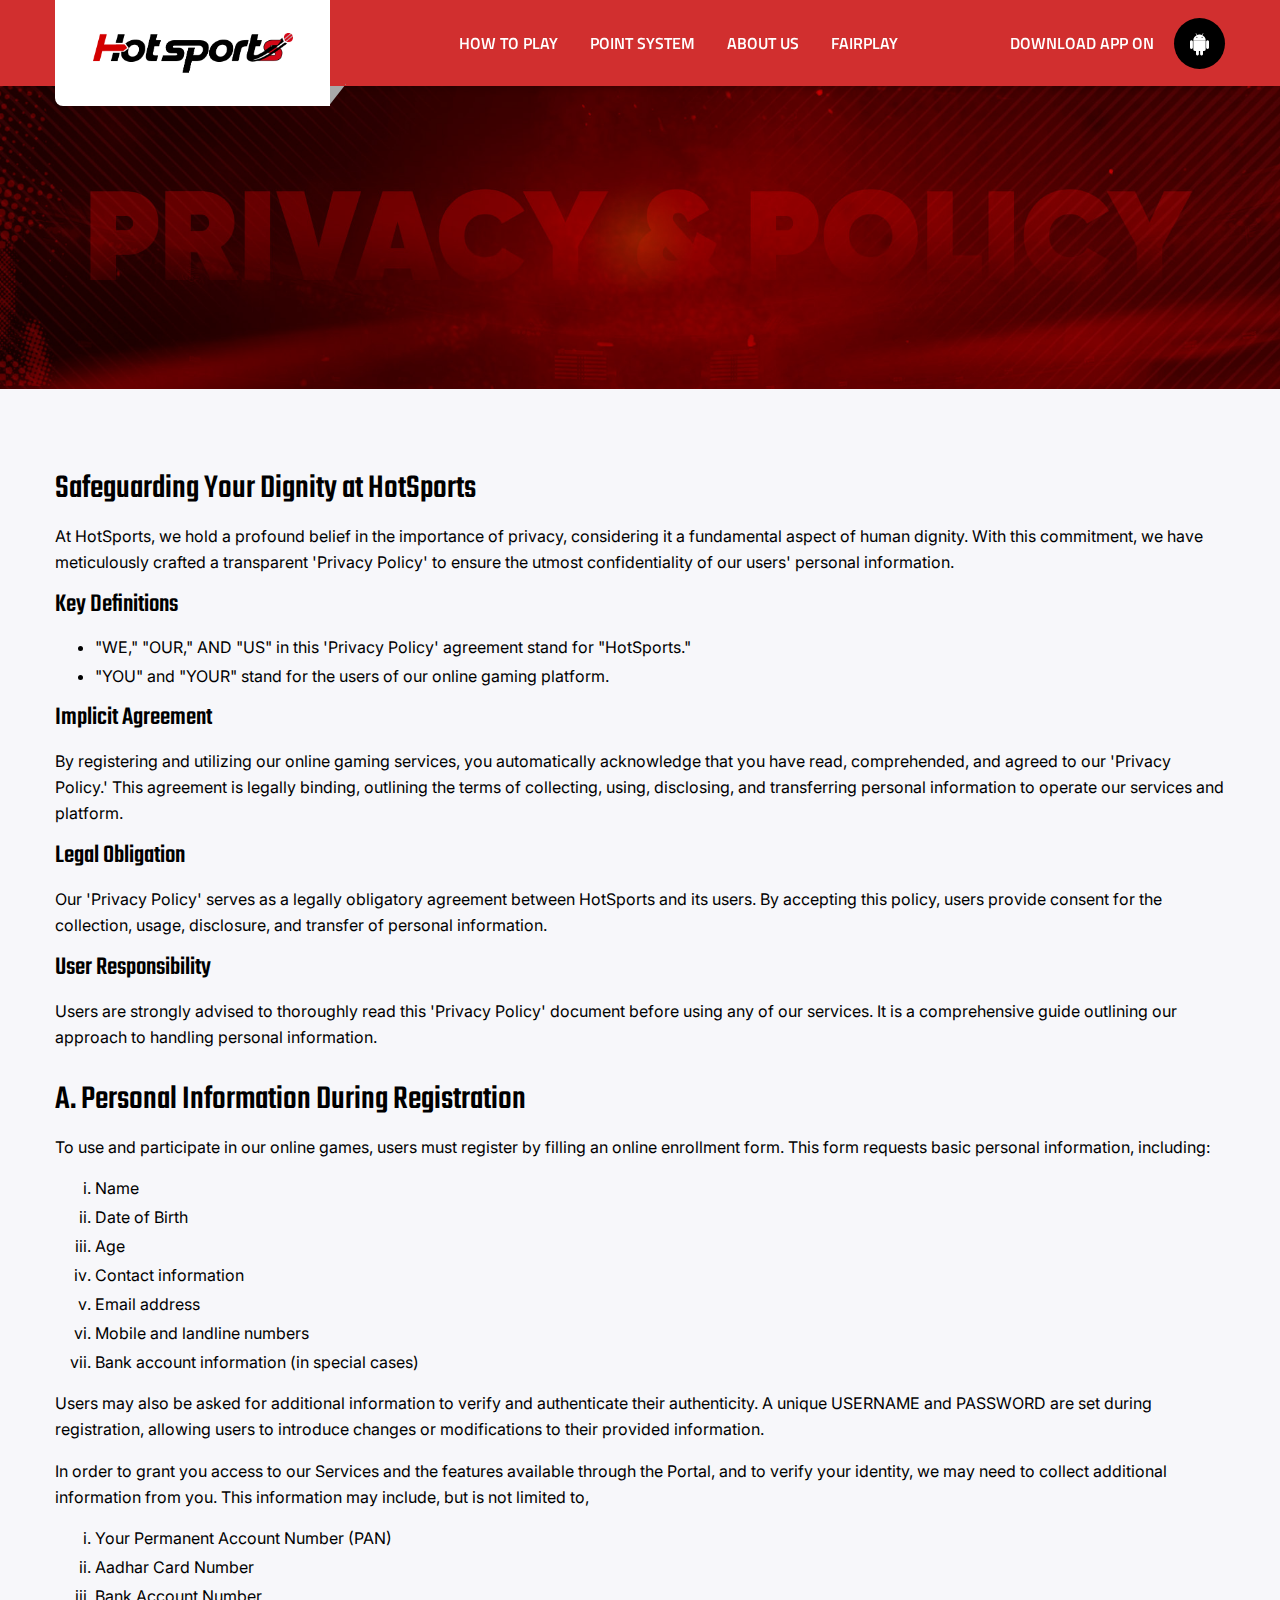
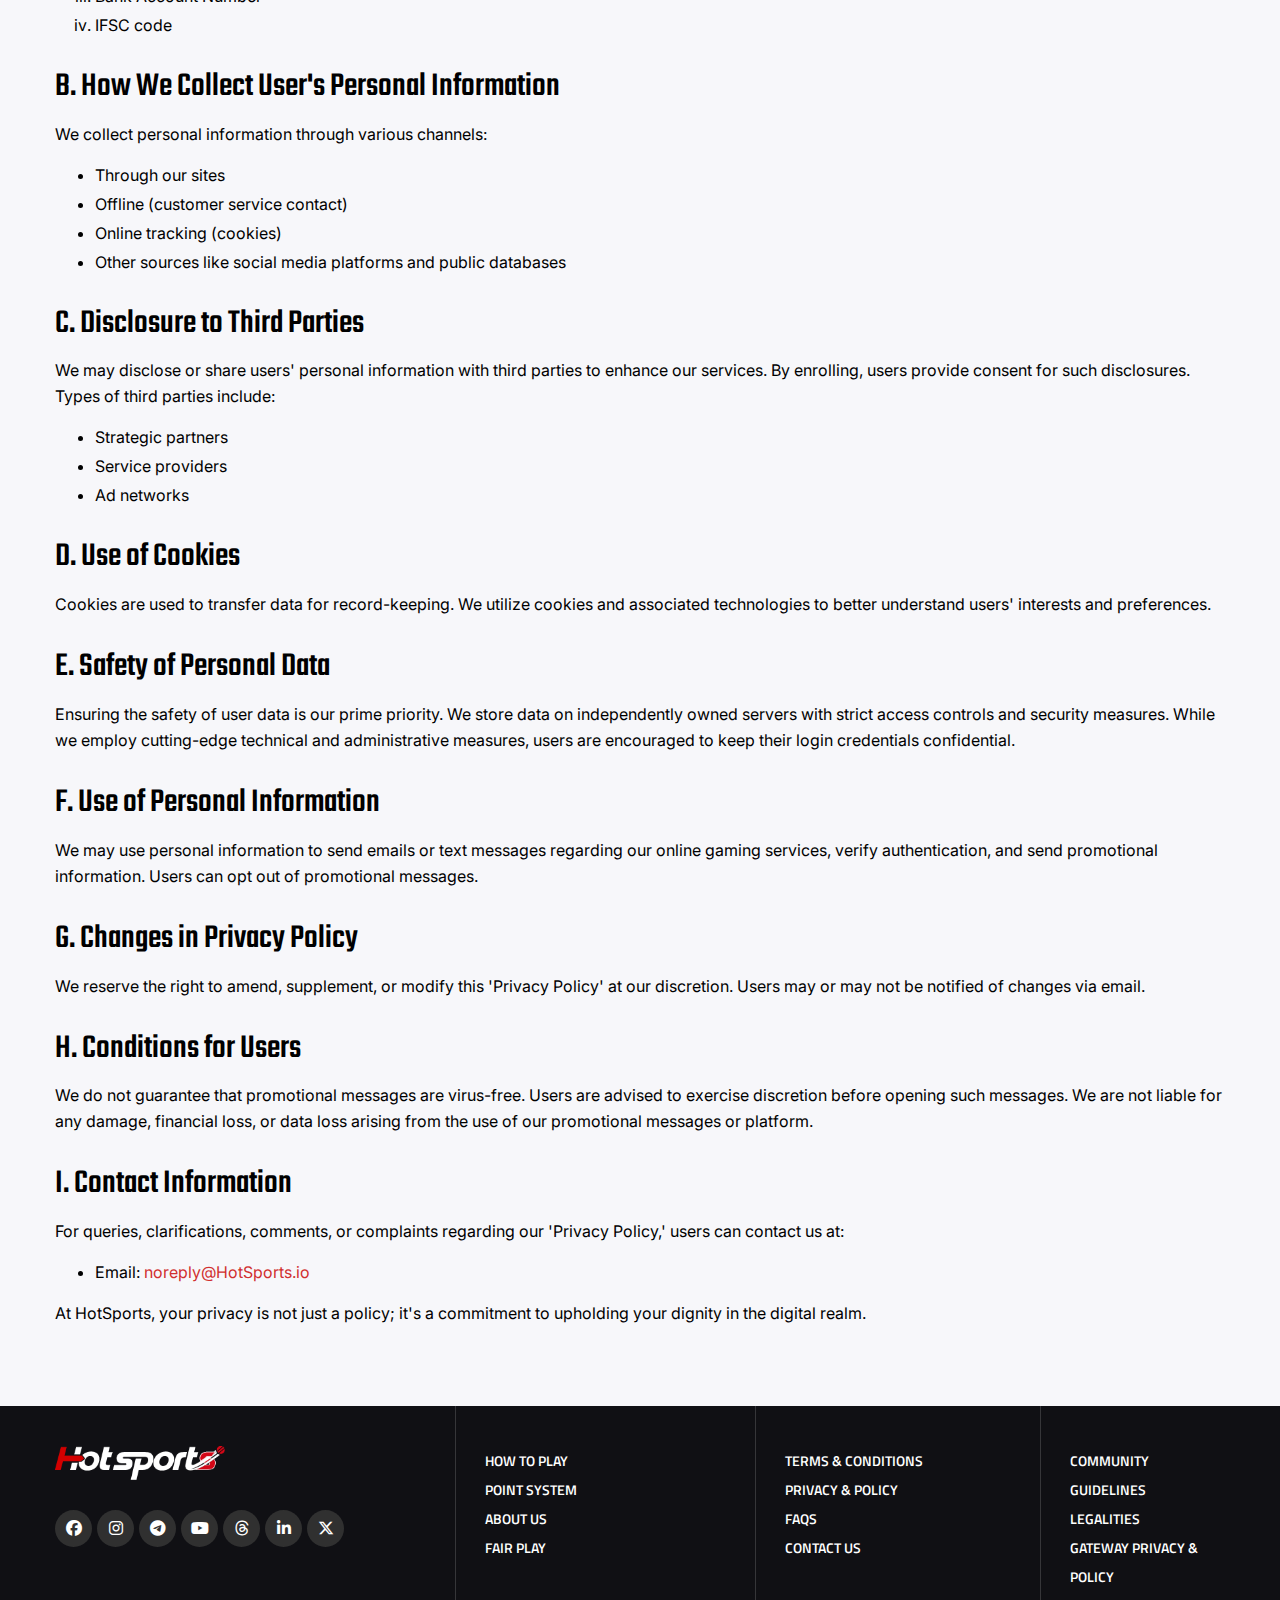
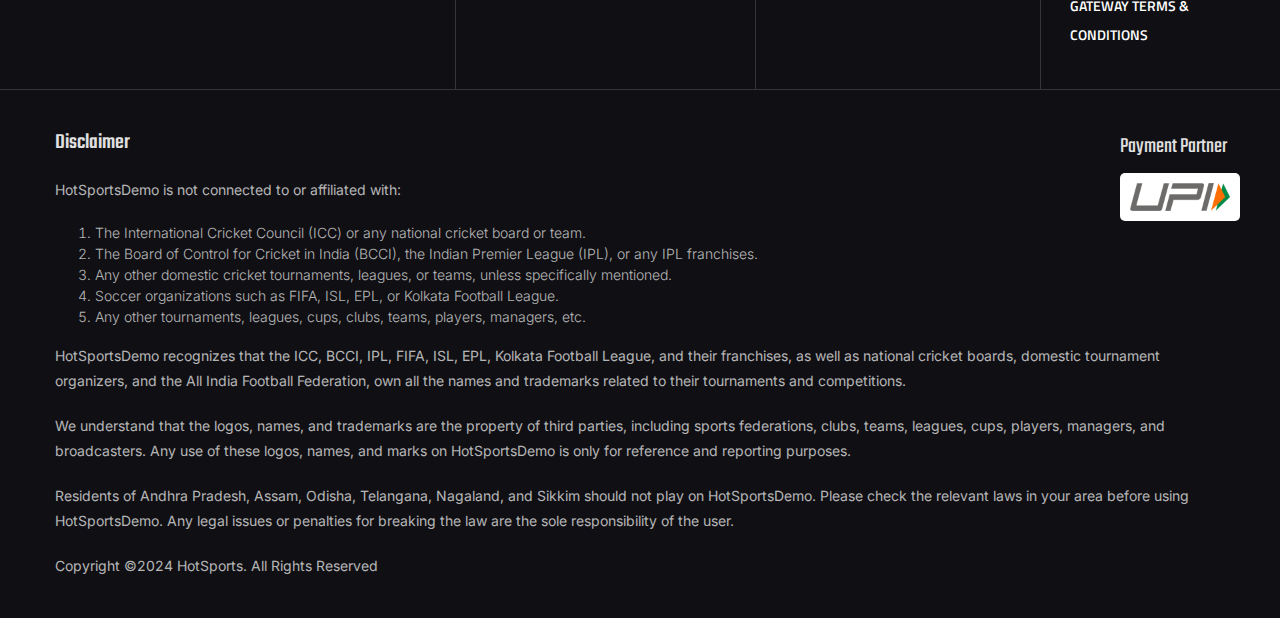
<file: privacy.html>
<!doctype html>
<html lang="en">

<head>
    <!-- Required meta tags -->
    <meta charset="utf-8">
    <meta name="viewport" content="width=device-width, initial-scale=1, shrink-to-fit=no">
	
	<link rel="shortcut icon" type="image/x-icon" href="images/favicon.ico">
    <!-- CSS -->
    <link rel="stylesheet" href="css/bootstrap.min.css">
    <link rel="stylesheet" href="css/style.css" media="all">
	<link rel="stylesheet" href="css/flaticon.css" media="all">
	<link href="https://fonts.googleapis.com/css2?family=Titillium+Web:wght@200;300;400;600;700;900&display=swap" rel="stylesheet">
	<link href="https://fonts.googleapis.com/css2?family=Teko:wght@300..700&display=swap" rel="stylesheet">
	<link href="https://fonts.googleapis.com/css2?family=Inter:wght@100..900&display=swap" rel="stylesheet">
	<link rel="stylesheet" href="https://cdnjs.cloudflare.com/ajax/libs/font-awesome/6.5.1/css/all.min.css">
	<link rel="stylesheet" href="https://cdnjs.cloudflare.com/ajax/libs/font-awesome/4.7.0/css/font-awesome.min.css">
	<link rel="stylesheet" href="https://rawcdn.githack.com/hung1001/font-awesome-pro/4cac1a6/css/all.css">
    <title>HotSport</title>
</head>

<body>
    <header>
        <div class="container">
			<nav class="navbar navbar-expand-lg main-menu">
				<a class="navbar-brand logo" href="index.html"><img src="images/logo.png" class=""></a>
				<button class="navbar-toggler" type="button" data-toggle="collapse" data-target="#navbarSupportedContent" aria-controls="navbarSupportedContent" aria-expanded="false" aria-label="Toggle navigation">
					<i class="fa fa-bars" aria-hidden="true"></i>
				</button>			  
				<div class="collapse navbar-collapse" id="navbarSupportedContent">
				  <ul class="navbar-nav">
					<li class="nav-item">
					  <a class="nav-link" href="play.html">How To Play</a>
					</li>
					<li class="nav-item">
					  <a class="nav-link" href="pointssystem.html">Point System</a>
					</li>
					<li class="nav-item">
					  <a class="nav-link" href="aboutus.html">About Us</a>
					</li>
				
					<li class="nav-item">
					  <a class="nav-link" href="fairplay.html">Fairplay</a>
					</li>
				  </ul>				 
				</div>
				<div class="appdownload">
					<a href="https://hotsports.io/apk/Hotsports.v1.apk">Download App On <i class="fa fa-android"></i></a>
				</div>
			  </nav>	
        </div>
    </header>
	
	<section class="inner-banner p-0">
		<img src="images/privacy-banner.jpg"/>
	</section>

	<section class="inner_cont_sec">
        <div class="container">
            <div class="row">
                <div class="col-md-12">
                    <h3 class="mt-0">Safeguarding Your Dignity at HotSports</h3>
                    <p>At HotSports, we hold a profound belief in the importance of privacy, considering it a fundamental aspect of human dignity. With this commitment, we have meticulously crafted a transparent 'Privacy Policy' to ensure the utmost confidentiality of our users' personal information.</p>

                    <h4>Key Definitions</h4>
                    <ul>
                        <li>"WE," "OUR," AND "US" in this 'Privacy Policy' agreement stand for "HotSports."</li>
                        <li>"YOU" and "YOUR" stand for the users of our online gaming platform.</li>
                    </ul>

                    <h4>Implicit Agreement</h4>
                    <p>By registering and utilizing our online gaming services, you automatically acknowledge that you have read, comprehended, and agreed to our 'Privacy Policy.' This agreement is legally binding, outlining the terms of collecting, using, disclosing, and transferring personal information to operate our services and platform.</p>

                    <h4>Legal Obligation</h4>
                    <p>
                        Our 'Privacy Policy' serves as a legally obligatory agreement between HotSports and its users. By accepting this policy, users provide consent for the collection, usage, disclosure, and transfer of personal information.
                    </p>

                    <h4>User Responsibility</h4>
                    <p>
                        Users are strongly advised to thoroughly read this 'Privacy Policy' document before using any of our services. It is a comprehensive guide outlining our approach to handling personal information.
                    </p>

                    <h3>A. Personal Information During Registration</h3>
                    <p>To use and participate in our online games, users must register by filling an online enrollment form. This form requests basic personal information, including:</p>
                    <ol style="list-style-type: lower-roman">
                        <li>Name</li>
                        <li>Date of Birth</li>
                        <li>Age</li>
                        <li>Contact information</li>
                        <li>Email address</li>
                        <li>Mobile and landline numbers</li>
                        <li>Bank account information (in special cases)</li>
                    </ol>
                    <p>Users may also be asked for additional information to verify and authenticate their authenticity. A unique USERNAME and PASSWORD are set during registration, allowing users to introduce changes or modifications to their provided information.</p>
					
					<p>In order to grant you access to our Services and the features available through the Portal, and to verify your identity, we may need to collect additional information from you. This information may include, but is not limited to, </p>
					<ol style="list-style-type: lower-roman">
                        <li>Your Permanent Account Number (PAN)</li>
                        <li>Aadhar Card Number</li>
                        <li>Bank Account Number</li>
                        <li>IFSC code</li>
                    </ol>

                    <h3>B. How We Collect User's Personal Information</h3>
                    <p>We collect personal information through various channels:</p>
                    <ul>
                        <li>Through our sites</li>
                        <li>Offline (customer service contact)</li>
                        <li>Online tracking (cookies)</li>
                        <li>Other sources like social media platforms and public databases</li>
                    </ul>

                    <h3>C. Disclosure to Third Parties</h3>
                    <p>We may disclose or share users' personal information with third parties to enhance our services. By enrolling, users provide consent for such disclosures. Types of third parties include:</p>
                    <ul>
                        <li>Strategic partners</li>
                        <li>Service providers</li>
                        <li>Ad networks</li>
                    </ul>
                    <h3>D. Use of Cookies</h3>
                    <p>Cookies are used to transfer data for record-keeping. We utilize cookies and associated technologies to better understand users' interests and preferences.</p>

                    <h3>E. Safety of Personal Data</h3>
                    <p>Ensuring the safety of user data is our prime priority. We store data on independently owned servers with strict access controls and security measures. While we employ cutting-edge technical and administrative measures, users are encouraged to keep their login credentials confidential.</p>

                    <h3>F. Use of Personal Information</h3>
                    <p>We may use personal information to send emails or text messages regarding our online gaming services, verify authentication, and send promotional information. Users can opt out of promotional messages.</p>

                    <h3>G. Changes in Privacy Policy</h3>
                    <p>We reserve the right to amend, supplement, or modify this 'Privacy Policy' at our discretion. Users may or may not be notified of changes via email.</p>

                    <h3>H. Conditions for Users</h3>
                    <p>We do not guarantee that promotional messages are virus-free. Users are advised to exercise discretion before opening such messages. We are not liable for any damage, financial loss, or data loss arising from the use of our promotional messages or platform.</p>


                    <h3>I. Contact Information</h3>
                    <p>For queries, clarifications, comments, or complaints regarding our 'Privacy Policy,' users can contact us at:</p>
                    <ul>
                        <li>Email: <a href="mailto:support@HotSportsnepal.com">noreply@HotSports.io</a></li>
                    </ul>

                    <p>At HotSports, your privacy is not just a policy; it's a commitment to upholding your dignity in the digital realm.</p>

                </div>
                <!--col-md-12-->
            </div>
            <!--row-->
        </div>
        <!--container-->
    </section>
	
<footer>
  <div class="container">
    <div class="row">
      <div class="col-md-4">
        <div class="footbox border-0">
          <img src="images/footer-logo.png?v=1.1">
          <ul class="socmedia">
            <li>
              <a href="https://facebook.com/profile.php?id=61561332809797" target="_blank">
                <i class="fab fa-facebook-f"></i>
              </a>
            </li>
            <li>
              <a href="https://www.instagram.com/hotsportsofficial?igsh=MTAxbnMyMndrZXdxMA==" target="_blank">
                <i class="fab fa-instagram"></i>
              </a>
            </li>
            <li>
              <a href="https://t.me/hotsportsofficial" target="_blank">
                <i class="fa-brands fa-telegram"></i>
              </a>
            </li>
            <li>
              <a href="https://youtube.com/@officialhotsports?si=wsr-_TRawLPxe3cx" target="_blank">
                <i class="fa-brands fa-youtube"></i>
              </a>
            </li>
            <li>
              <a href="https://threads.net/@hotsportsofficial" target="_blank">
                <i class="fa-brands fa-threads"></i>
              </a>
            </li>
            <li>
              <a href="https://www.linkedin.com/in/hot-sport-85b25a312/" target="_blank">
                <i class="fab fa-linkedin-in"></i>
              </a>
            </li>
            <li>
              <a href="https://x.com/Hotspor79974970" target="_blank">
                <i class="fa-brands fa-x-twitter"></i>
              </a>
            </li>
          </ul>
        </div>
        <!--footbox-->
      </div>
      <!--col-md-4-->
      <div class="col-md-3">
        <div class="footbox">
          <ul class="footlinks">
            <li>
              <a href="play.html">How to Play</a>
            </li>
            <li>
              <a href="pointssystem.html">Point System</a>
            </li>
            <li>
              <a href="aboutus.html">About Us</a>
            </li>
            <li>
              <a href="fairplay.html">Fair Play</a>
            </li>
          </ul>
        </div>
        <!--footbox-->
      </div>
      <!--col-md-3-->
      <div class="col-md-3">
        <div class="footbox">
          <ul class="footlinks">
            <li>
              <a href="terms.html">Terms &amp; Conditions</a>
            </li>
            <li>
              <a href="privacy.html">Privacy &amp; Policy</a>
            </li>
            <li>
              <a href="faq.html">FAQS</a>
            </li>
            <li>
              <a href="contactus.html">Contact Us</a>
            </li>
          </ul>
        </div>
        <!--footbox-->
      </div>
      <!--col-md-3-->
      <div class="col-md-2 pl-0">
        <div class="footbox">
          <ul class="footlinks">
            <li>
              <a href="guidelines.html">Community Guidelines</a>
            </li>
            <li>
              <a href="legal.html">Legalities</a>
            </li>
            <li>
              <a href="pdf/Privacy Policy.pdf" target="_blank">Gateway Privacy &amp; Policy</a>
            </li>
            <li>
              <a href="pdf/Terms of Service.pdf" target="_blank">Gateway Terms &amp; Conditions</a>
            </li>
          </ul>
        </div>
        <!--footbox-->
      </div>
      <!--col-md-2-->
    </div>
    <!--row-->
  </div>
  <!--container-->
  <div class="footer-bottom">
    <div class="container">
		<div class="payment_partner">
			<label>Payment Partner</label>
			<img src="images/upi.png">
		</div>
      <div class="row">
        <div class="col-md-12">
          <h5>Disclaimer</h5>
          <p>HotSportsDemo is not connected to or affiliated with:</p>
          <ol style="font-weight:300;">
            <li>The International Cricket Council (ICC) or any national cricket board or team.</li>
            <li>The Board of Control for Cricket in India (BCCI), the Indian Premier League (IPL), or any IPL franchises.</li>
            <li>Any other domestic cricket tournaments, leagues, or teams, unless specifically mentioned.</li>
            <li>Soccer organizations such as FIFA, ISL, EPL, or Kolkata Football League.</li>
            <li>Any other tournaments, leagues, cups, clubs, teams, players, managers, etc.</li>
          </ol>
          <p>HotSportsDemo recognizes that the ICC, BCCI, IPL, FIFA, ISL, EPL, Kolkata Football League, and their franchises, as well as national cricket boards, domestic tournament organizers, and the All India Football Federation, own all the names and trademarks related to their tournaments and competitions.</p>
          <p>We understand that the logos, names, and trademarks are the property of third parties, including sports federations, clubs, teams, leagues, cups, players, managers, and broadcasters. Any use of these logos, names, and marks on HotSportsDemo is only for reference and reporting purposes.</p>
          <p>Residents of Andhra Pradesh, Assam, Odisha, Telangana, Nagaland, and Sikkim should not play on HotSportsDemo. Please check the relevant laws in your area before using HotSportsDemo. Any legal issues or penalties for breaking the law are the sole responsibility of the user.</p>
          <p class="mb-0">Copyright ©2024 HotSports. All Rights Reserved</p>
        </div>
        <!--col-md-12-->
      </div>
      <!--row-->
    </div>
    <!--container-->
  </div>
  <!--footer-bottom-->
</footer>

<script src="js/jquery.min.js"></script>
<script src="js/popper.min.js"></script>
<script src="js/bootstrap.min.js"></script>

</body>
</html>
</file>
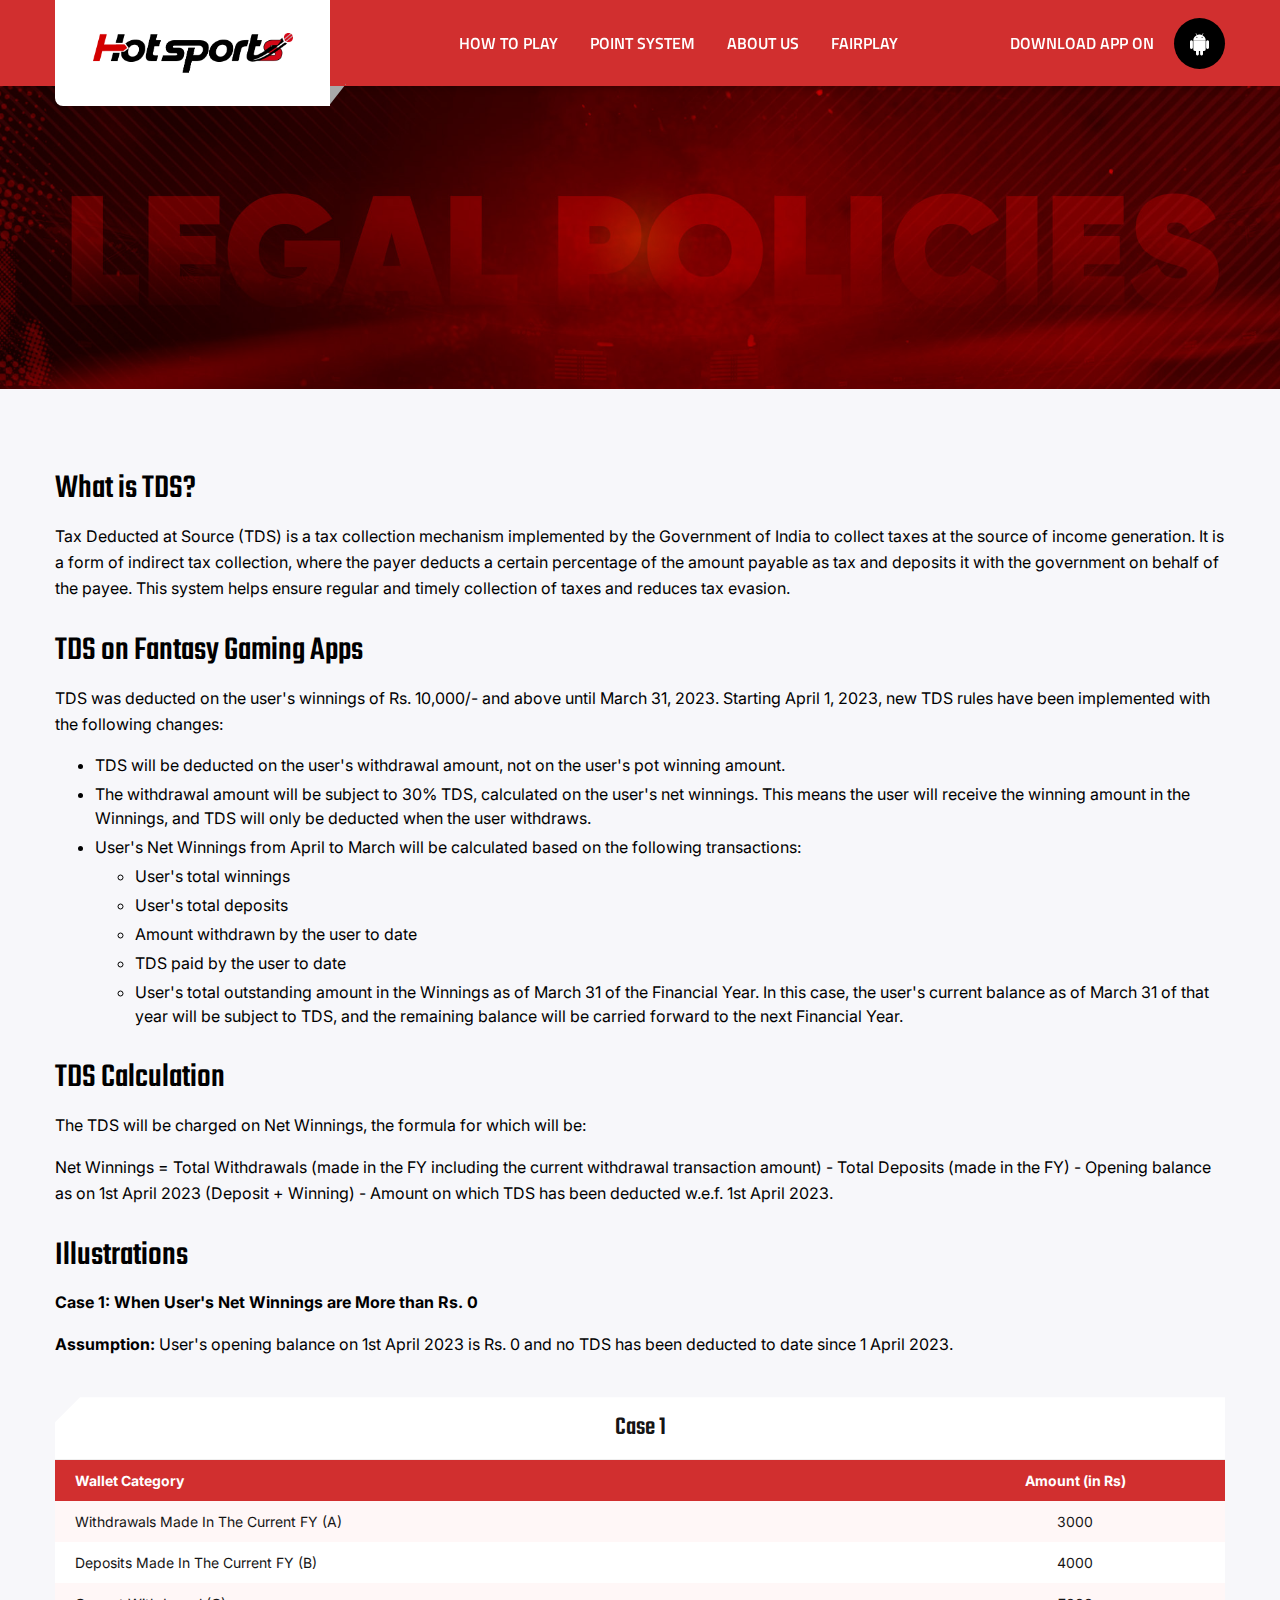
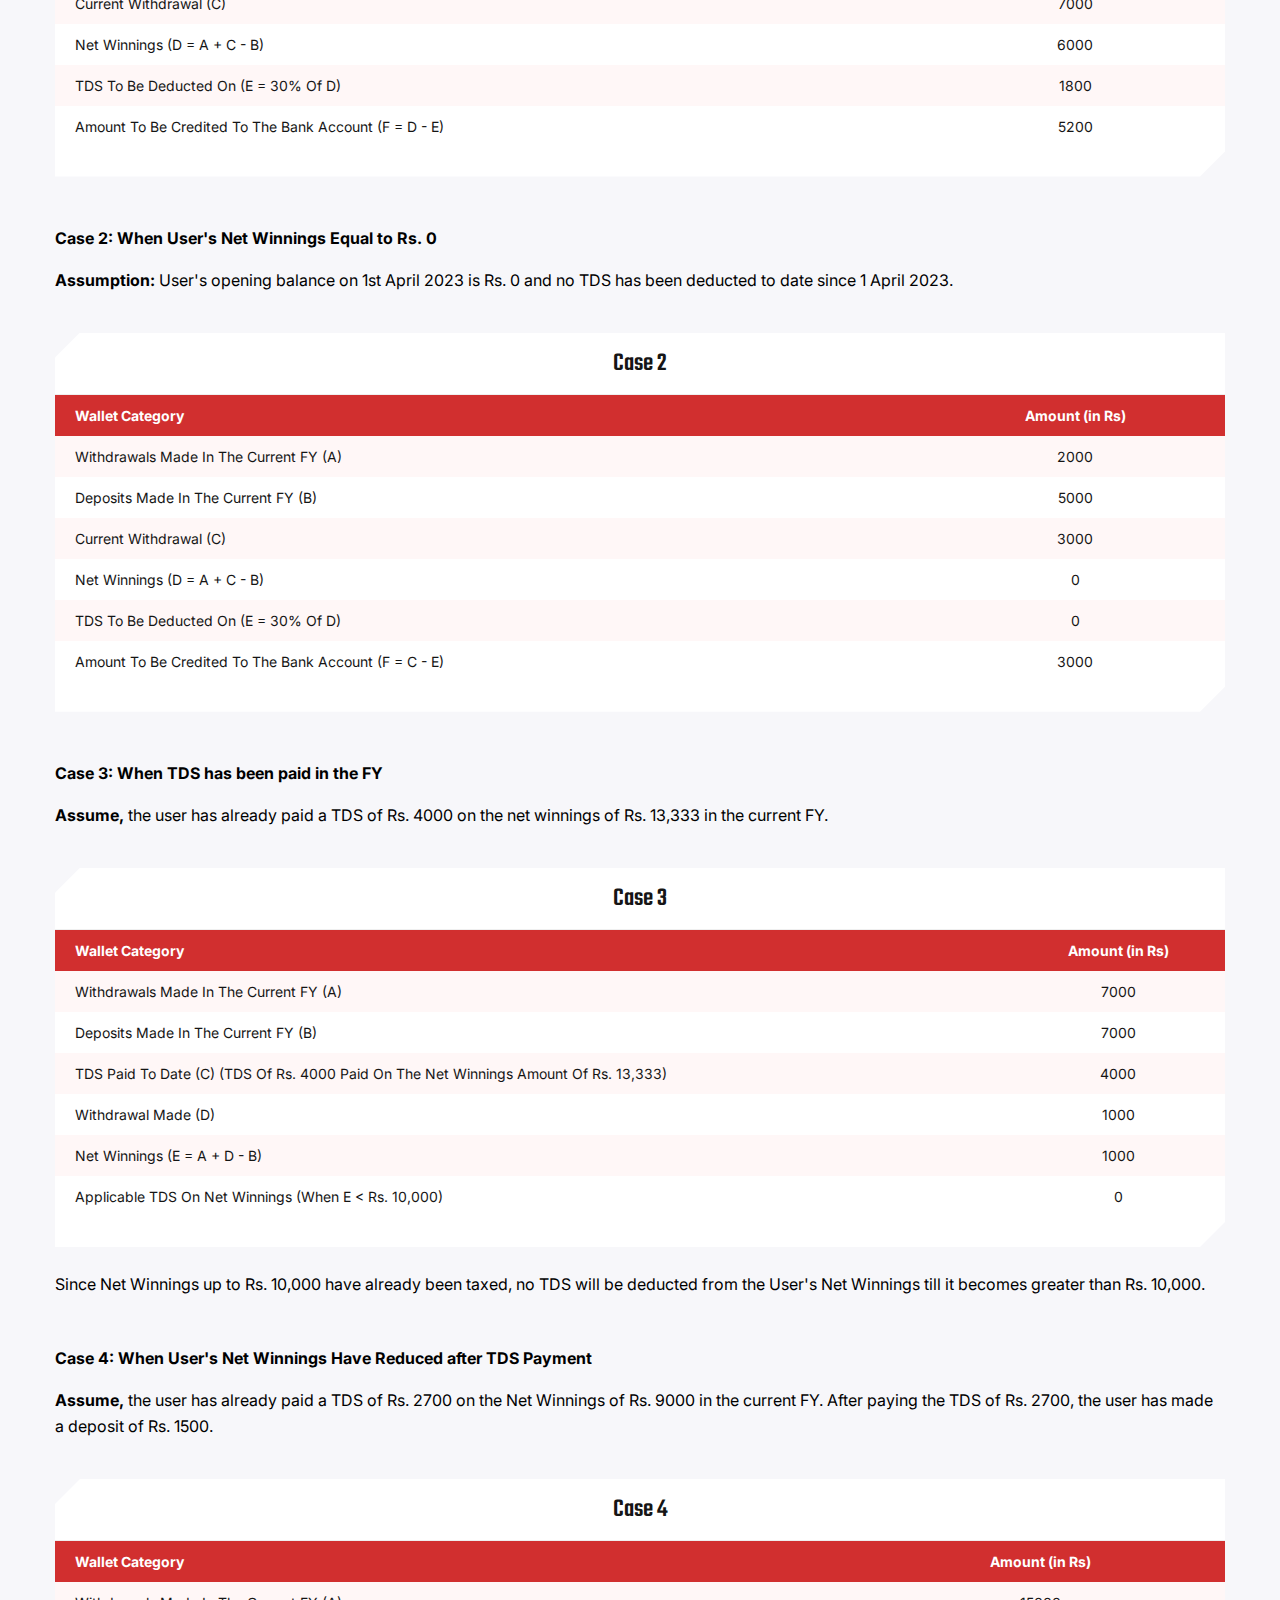
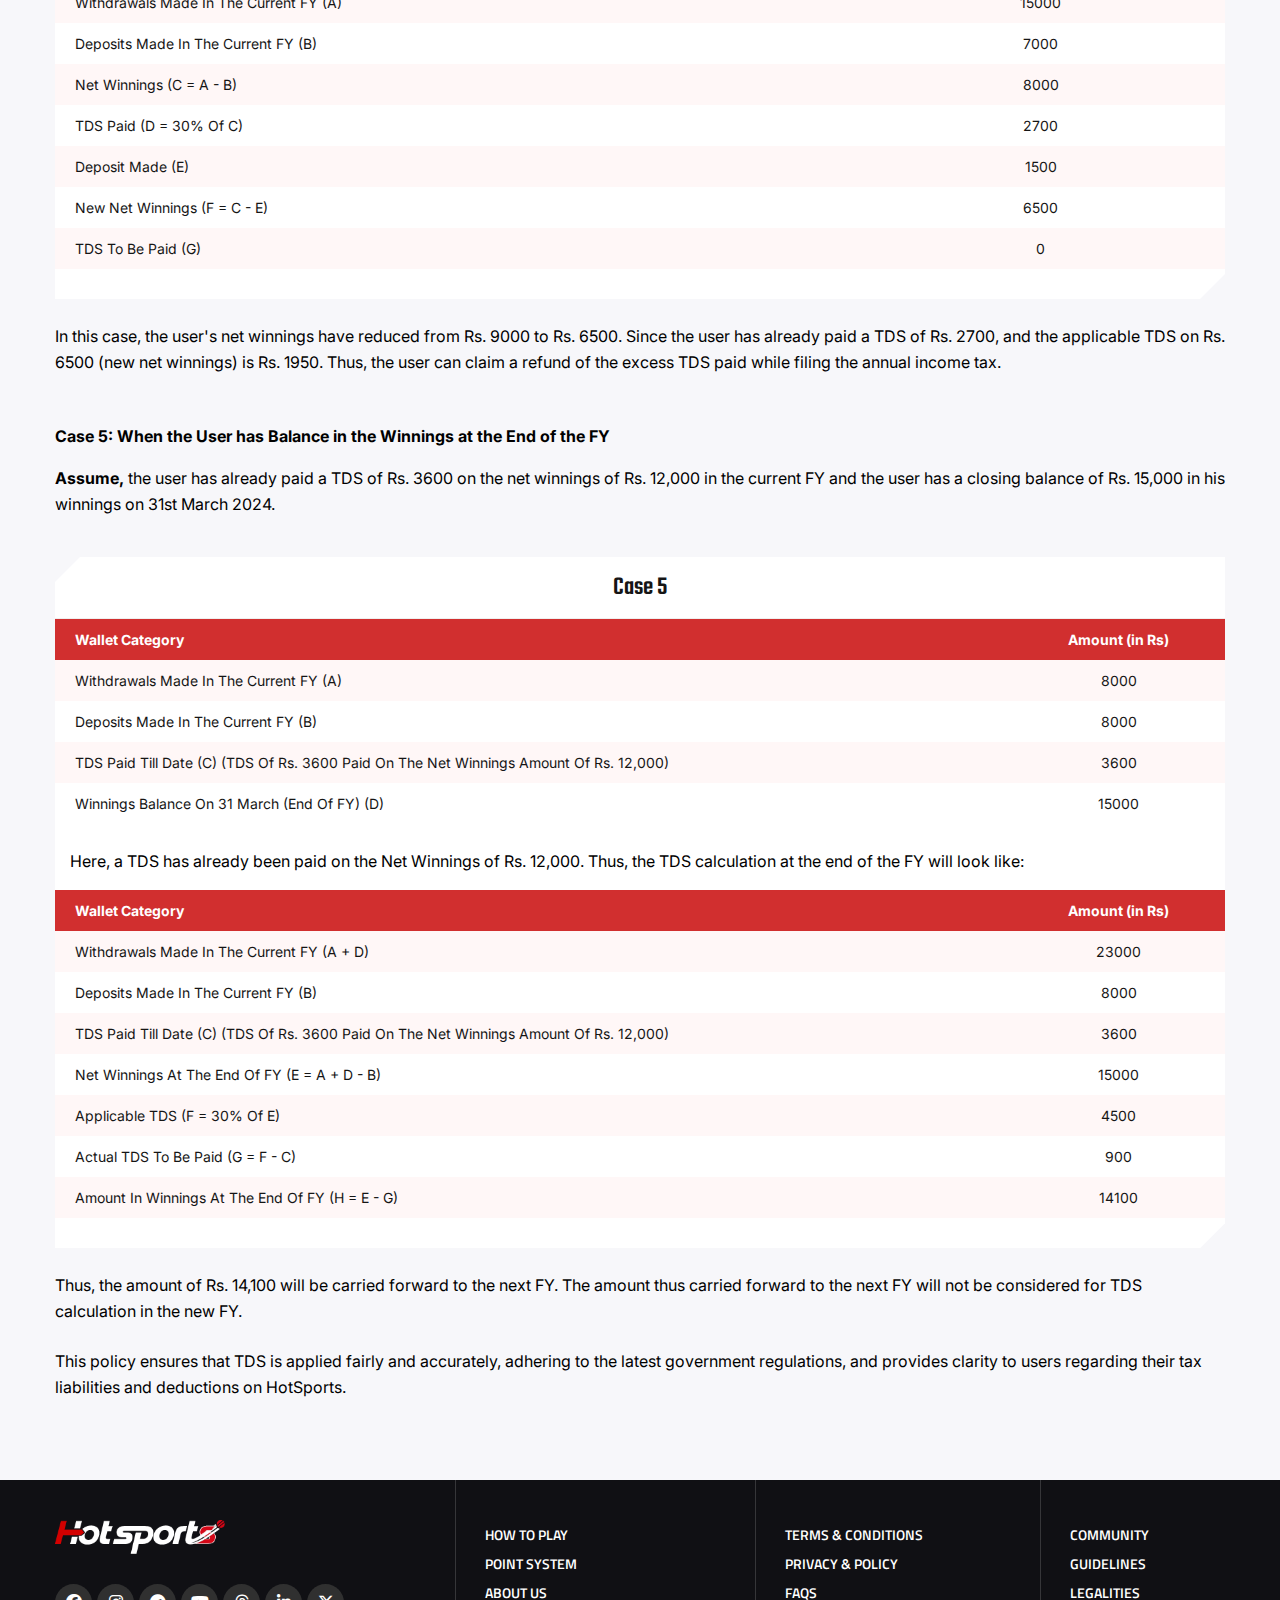
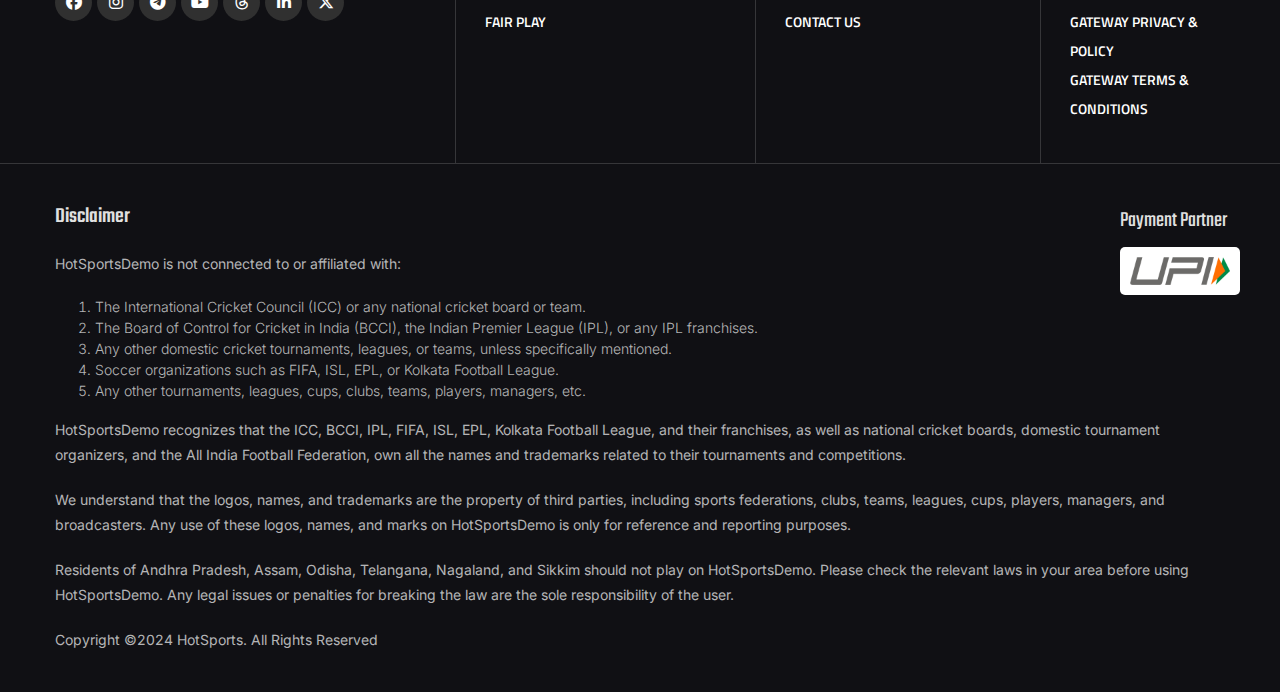
<file: tds-policy.html>
<!doctype html>
<html lang="en">

<head>
    <!-- Required meta tags -->
    <meta charset="utf-8">
    <meta name="viewport" content="width=device-width, initial-scale=1, shrink-to-fit=no">
	
	<link rel="shortcut icon" type="image/x-icon" href="images/favicon.ico">
    <!-- CSS -->
    <link rel="stylesheet" href="css/bootstrap.min.css">
    <link rel="stylesheet" href="css/style.css" media="all">
	<link rel="stylesheet" href="css/flaticon.css" media="all">
	<link href="https://fonts.googleapis.com/css2?family=Titillium+Web:wght@200;300;400;600;700;900&display=swap" rel="stylesheet">
	<link href="https://fonts.googleapis.com/css2?family=Teko:wght@300..700&display=swap" rel="stylesheet">
	<link href="https://fonts.googleapis.com/css2?family=Inter:wght@100..900&display=swap" rel="stylesheet">
	<link rel="stylesheet" href="https://cdnjs.cloudflare.com/ajax/libs/font-awesome/6.5.1/css/all.min.css">
	<link rel="stylesheet" href="https://cdnjs.cloudflare.com/ajax/libs/font-awesome/4.7.0/css/font-awesome.min.css">
	<link rel="stylesheet" href="https://rawcdn.githack.com/hung1001/font-awesome-pro/4cac1a6/css/all.css">
    <title>HotSport</title>
</head>

<body>
    <header>
        <div class="container">
			<nav class="navbar navbar-expand-lg main-menu">
				<a class="navbar-brand logo" href="index.html"><img src="images/logo.png" class=""></a>
				<button class="navbar-toggler" type="button" data-toggle="collapse" data-target="#navbarSupportedContent" aria-controls="navbarSupportedContent" aria-expanded="false" aria-label="Toggle navigation">
					<i class="fa fa-bars" aria-hidden="true"></i>
				</button>			  
				<div class="collapse navbar-collapse" id="navbarSupportedContent">
				  <ul class="navbar-nav">
					<li class="nav-item">
					  <a class="nav-link" href="play.html">How To Play</a>
					</li>
					<li class="nav-item">
					  <a class="nav-link" href="pointssystem.html">Point System</a>
					</li>
					<li class="nav-item">
					  <a class="nav-link" href="aboutus.html">About Us</a>
					</li>
				
					<li class="nav-item">
					  <a class="nav-link" href="fairplay.html">Fairplay</a>
					</li>
				  </ul>				 
				</div>
				<div class="appdownload">
					<a href="https://hotsports.io/apk/Hotsports.v1.apk">Download App On <i class="fa fa-android"></i></a>
				</div>
			  </nav>	
        </div>
    </header>
	
	<section class="inner-banner p-0">
		<img src="images/legal-banner.jpg"/>
	</section>

	<section class="inner_cont_sec">
        <div class="container">
            <div class="row">
                <div class="col-md-12">
                    <h3 class="mt-0">What is TDS?</h3>
                    <p>Tax Deducted at Source (TDS) is a tax collection mechanism implemented by the Government of India to collect taxes at the source of income generation. It is a form of indirect tax collection, where the payer deducts a certain percentage of the amount payable as tax and deposits it with the government on behalf of the payee. This system helps ensure regular and timely collection of taxes and reduces tax evasion.</p>
					
                    <h3>TDS on Fantasy Gaming Apps</h3>
                    <p>TDS was deducted on the user's winnings of Rs. 10,000/- and above until March 31, 2023. Starting April 1, 2023, new TDS rules have been implemented with the following changes:</p>
                    <ul>
                        <li>TDS will be deducted on the user's withdrawal amount, not on the user's pot winning amount.</li>
                        <li>The withdrawal amount will be subject to 30% TDS, calculated on the user's net winnings. This means the user will receive the winning amount in the Winnings, and TDS will only be deducted when the user withdraws.</li>
                        <li>User's Net Winnings from April to March will be calculated based on the following transactions:</li>
                        <li style="list-style:none">
							<ul>
								<li>User's total winnings</li>
								<li>User's total deposits</li>
								<li>Amount withdrawn by the user to date</li>
								<li>TDS paid by the user to date</li>
								<li>User's total outstanding amount in the Winnings as of March 31 of the Financial Year. In this case, the user's current balance as of March 31 of that year will be subject to TDS, and the remaining balance will be carried forward to the next Financial Year.</li>
							</ul>
						</li>
                    </ul>
					
					<h3>TDS Calculation</h3>					
					<p>The TDS will be charged on Net Winnings, the formula for which will be:</p>
					<p>Net Winnings = Total Withdrawals (made in the FY including the current withdrawal transaction amount) - Total Deposits (made in the FY) - Opening balance as on 1st April 2023 (Deposit + Winning) - Amount on which TDS has been deducted w.e.f. 1st April 2023.</p>
					
					<h3>Illustrations</h3>
					<p><strong>Case 1: When User's Net Winnings are More than Rs. 0</strong></p>
					<p><strong>Assumption:</strong> User's opening balance on 1st April 2023 is Rs. 0 and no TDS has been deducted to date since 1 April 2023.</p>
					
					<div class="createsec">
						<h3>Case 1</h3>
						<div class="table-responsive">
							<table class="table table-striped">
								<thead class="thead-dark">
									<tr>
										<th class="text-left">Wallet Category</th>
										<th class="text-center">Amount (in Rs)</th>
									</tr>
								</thead>
								<tbody>
									<tr>
										<td>Withdrawals Made in the Current FY (A)</td>
										<td class="text-center">3000</td>
									</tr>
									<tr>
										<td>Deposits Made in the Current FY (B)</td>
										<td class="text-center">4000</td>
									</tr>
									<tr>
										<td>Current Withdrawal (C)</td>
										<td class="text-center">7000</td>
									</tr>
									<tr>
										<td>Net Winnings (D = A + C - B)</td>
										<td class="text-center">6000</td>
									</tr>
									<tr>
										<td>TDS to be deducted on (E = 30% of D)</td>
										<td class="text-center">1800</td>
									</tr>
									<tr>
										<td>Amount to be credited to the Bank Account (F = D - E)</td>
										<td class="text-center">5200</td>
									</tr>
								</tbody>
							</table>
						</div><!--table-responsive-->
					</div><!--createsec-->
					
					<p class="mt-5"><strong>Case 2: When User's Net Winnings Equal to Rs. 0</strong></p>
					<p><strong>Assumption:</strong> User's opening balance on 1st April 2023 is Rs. 0 and no TDS has been deducted to date since 1 April 2023.</p>
					
					<div class="createsec">
						<h3>Case 2</h3>
						<div class="table-responsive">
							<table class="table table-striped">
								<thead class="thead-dark">
									<tr>
										<th class="text-left">Wallet Category</th>
										<th class="text-center">Amount (in Rs)</th>
									</tr>
								</thead>
								<tbody>
									<tr>
										<td>Withdrawals Made in the Current FY (A)</td>
										<td class="text-center">2000</td>
									</tr>
									<tr>
										<td>Deposits Made in the Current FY (B)</td>
										<td class="text-center">5000</td>
									</tr>
									<tr>
										<td>Current Withdrawal (C)</td>
										<td class="text-center">3000</td>
									</tr>
									<tr>
										<td>Net Winnings (D = A + C - B)</td>
										<td class="text-center">0</td>
									</tr>
									<tr>
										<td>TDS to be deducted on (E = 30% of D)</td>
										<td class="text-center">0</td>
									</tr>
									<tr>
										<td>Amount to be credited to the Bank Account (F = C - E)</td>
										<td class="text-center">3000</td>
									</tr>
								</tbody>
							</table>
						</div><!--table-responsive-->
					</div><!--createsec-->
					
					<p class="mt-5"><strong>Case 3: When TDS has been paid in the FY</strong></p>
					<p><strong>Assume,</strong> the user has already paid a TDS of Rs. 4000 on the net winnings of Rs. 13,333 in the current FY.</p>
					
					<div class="createsec">
						<h3>Case 3</h3>
						<div class="table-responsive">
							<table class="table table-striped">
								<thead class="thead-dark">
									<tr>
										<th class="text-left">Wallet Category</th>
										<th class="text-center">Amount (in Rs)</th>
									</tr>
								</thead>
								<tbody>
									<tr>
										<td>Withdrawals Made in the Current FY (A)</td>
										<td class="text-center">7000</td>
									</tr>
									<tr>
										<td>Deposits Made in the Current FY (B)</td>
										<td class="text-center">7000</td>
									</tr>
									<tr>
										<td>TDS Paid to Date (C) (TDS of Rs. 4000 paid on the Net Winnings amount of Rs. 13,333)</td>
										<td class="text-center">4000</td>
									</tr>
									<tr>
										<td>Withdrawal Made (D)</td>
										<td class="text-center">1000</td>
									</tr>
									<tr>
										<td>Net Winnings (E = A + D - B)</td>
										<td class="text-center">1000</td>
									</tr>
									<tr>
										<td>Applicable TDS on Net Winnings (when E < Rs. 10,000)</td>
										<td class="text-center">0</td>
									</tr>
								</tbody>
							</table>
						</div><!--table-responsive-->
					</div><!--createsec-->
					<p class="mt-4">Since Net Winnings up to Rs. 10,000 have already been taxed, no TDS will be deducted from the User's Net Winnings till it becomes greater than Rs. 10,000.</p>
					
					<p class="mt-5"><strong>Case 4: When User's Net Winnings Have Reduced after TDS Payment</strong></p>
					<p><strong>Assume,</strong> the user has already paid a TDS of Rs. 2700 on the Net Winnings of Rs. 9000 in the current FY. After paying the TDS of Rs. 2700, the user has made a deposit of Rs. 1500.</p>
					
					<div class="createsec">
						<h3>Case 4</h3>
						<div class="table-responsive">
							<table class="table table-striped">
								<thead class="thead-dark">
									<tr>
										<th class="text-left">Wallet Category</th>
										<th class="text-center">Amount (in Rs)</th>
									</tr>
								</thead>
								<tbody>
									<tr>
										<td>Withdrawals Made in the Current FY (A)</td>
										<td class="text-center">15000</td>
									</tr>
									<tr>
										<td>Deposits Made in the Current FY (B)</td>
										<td class="text-center">7000</td>
									</tr>
									<tr>
										<td>Net Winnings (C = A - B)</td>
										<td class="text-center">8000</td>
									</tr>
									<tr>
										<td>TDS Paid (D = 30% of C)</td>
										<td class="text-center">2700</td>
									</tr>
									<tr>
										<td>Deposit Made (E)</td>
										<td class="text-center">1500</td>
									</tr>
									<tr>
										<td>New Net Winnings (F = C - E)</td>
										<td class="text-center">6500</td>
									</tr>
									<tr>
										<td>TDS To be Paid (G)</td>
										<td class="text-center">0</td>
									</tr>
								</tbody>
							</table>
						</div><!--table-responsive-->
					</div><!--createsec-->
					<p class="mt-4">In this case, the user's net winnings have reduced from Rs. 9000 to Rs. 6500. Since the user has already paid a TDS of Rs. 2700, and the applicable TDS on Rs. 6500 (new net winnings) is Rs. 1950. Thus, the user can claim a refund of the excess TDS paid while filing the annual income tax.</p>
					
					<p class="mt-5"><strong>Case 5: When the User has Balance in the Winnings at the End of the FY</strong></p>
					<p><strong>Assume,</strong> the user has already paid a TDS of Rs. 3600 on the net winnings of Rs. 12,000 in the current FY and the user has a closing balance of Rs. 15,000 in his winnings on 31st March 2024.</p>
					
					<div class="createsec">
						<h3>Case 5</h3>
						<div class="table-responsive">
							<table class="table table-striped">
								<thead class="thead-dark">
									<tr>
										<th class="text-left">Wallet Category</th>
										<th class="text-center">Amount (in Rs)</th>
									</tr>
								</thead>
								<tbody>
									<tr>
										<td>Withdrawals Made in the Current FY (A)</td>
										<td class="text-center">8000</td>
									</tr>
									<tr>
										<td>Deposits Made in the Current FY (B)</td>
										<td class="text-center">8000</td>
									</tr>
									<tr>
										<td>TDS Paid till Date (C) (TDS of Rs. 3600 paid on the Net Winnings amount of Rs. 12,000)</td>
										<td class="text-center">3600</td>
									</tr>
									<tr>
										<td>Winnings Balance on 31 March (end of FY) (D)</td>
										<td class="text-center">15000</td>
									</tr>									
								</tbody>
							</table>
						<p class="mt-4 col-md-12">Here, a TDS has already been paid on the Net Winnings of Rs. 12,000. Thus, the TDS calculation at the end of the FY will look like:</p>
						
						<table class="table table-striped">
								<thead class="thead-dark">
									<tr>
										<th class="text-left">Wallet Category</th>
										<th class="text-center">Amount (in Rs)</th>
									</tr>
								</thead>
								<tbody>
									<tr>
										<td>Withdrawals Made in the Current FY (A + D)</td>
										<td class="text-center">23000</td>
									</tr>
									<tr>
										<td>Deposits Made in the Current FY (B)</td>
										<td class="text-center">8000</td>
									</tr>
									<tr>
										<td>TDS Paid till Date (C) (TDS of Rs. 3600 paid on the Net Winnings amount of Rs. 12,000)</td>
										<td class="text-center">3600</td>
									</tr>
									<tr>
										<td>Net Winnings at the End of FY (E = A + D - B)</td>
										<td class="text-center">15000</td>
									</tr>	
									<tr>
										<td>Applicable TDS (F = 30% of E)</td>
										<td class="text-center">4500</td>
									</tr>
									<tr>
										<td>Actual TDS to be Paid (G = F - C)</td>
										<td class="text-center">900</td>
									</tr>
									<tr>
										<td>Amount in Winnings at the End of FY (H = E - G)</td>
										<td class="text-center">14100</td>
									</tr>
								</tbody>
							</table>
						</div><!--table-responsive-->						
					</div><!--createsec-->
					<p class="mt-4">Thus, the amount of Rs. 14,100 will be carried forward to the next FY. The amount thus carried forward to the next FY will not be considered for TDS calculation in the new FY.</p>
					
					<p class="mt-4">This policy ensures that TDS is applied fairly and accurately, adhering to the latest government regulations, and provides clarity to users regarding their tax liabilities and deductions on HotSports.</p>
                </div>
                <!--col-md-12-->
            </div>
            <!--row-->
        </div>
        <!--container-->
    </section>
	
<footer>
  <div class="container">
    <div class="row">
      <div class="col-md-4">
        <div class="footbox border-0">
          <img src="images/footer-logo.png?v=1.1">
          <ul class="socmedia">
            <li>
              <a href="https://facebook.com/profile.php?id=61561332809797" target="_blank">
                <i class="fab fa-facebook-f"></i>
              </a>
            </li>
            <li>
              <a href="https://www.instagram.com/hotsportsofficial?igsh=MTAxbnMyMndrZXdxMA==" target="_blank">
                <i class="fab fa-instagram"></i>
              </a>
            </li>
            <li>
              <a href="https://t.me/hotsportsofficial" target="_blank">
                <i class="fa-brands fa-telegram"></i>
              </a>
            </li>
            <li>
              <a href="https://youtube.com/@officialhotsports?si=wsr-_TRawLPxe3cx" target="_blank">
                <i class="fa-brands fa-youtube"></i>
              </a>
            </li>
            <li>
              <a href="https://threads.net/@hotsportsofficial" target="_blank">
                <i class="fa-brands fa-threads"></i>
              </a>
            </li>
            <li>
              <a href="https://www.linkedin.com/in/hot-sport-85b25a312/" target="_blank">
                <i class="fab fa-linkedin-in"></i>
              </a>
            </li>
            <li>
              <a href="https://x.com/Hotspor79974970" target="_blank">
                <i class="fa-brands fa-x-twitter"></i>
              </a>
            </li>
          </ul>
        </div>
        <!--footbox-->
      </div>
      <!--col-md-4-->
      <div class="col-md-3">
        <div class="footbox">
          <ul class="footlinks">
            <li>
              <a href="play.html">How to Play</a>
            </li>
            <li>
              <a href="pointssystem.html">Point System</a>
            </li>
            <li>
              <a href="aboutus.html">About Us</a>
            </li>
            <li>
              <a href="fairplay.html">Fair Play</a>
            </li>
          </ul>
        </div>
        <!--footbox-->
      </div>
      <!--col-md-3-->
      <div class="col-md-3">
        <div class="footbox">
          <ul class="footlinks">
            <li>
              <a href="terms.html">Terms &amp; Conditions</a>
            </li>
            <li>
              <a href="privacy.html">Privacy &amp; Policy</a>
            </li>
            <li>
              <a href="faq.html">FAQS</a>
            </li>
            <li>
              <a href="contactus.html">Contact Us</a>
            </li>
          </ul>
        </div>
        <!--footbox-->
      </div>
      <!--col-md-3-->
      <div class="col-md-2 pl-0">
        <div class="footbox">
          <ul class="footlinks">
            <li>
              <a href="guidelines.html">Community Guidelines</a>
            </li>
            <li>
              <a href="legal.html">Legalities</a>
            </li>
            <li>
              <a href="pdf/Privacy Policy.pdf" target="_blank">Gateway Privacy &amp; Policy</a>
            </li>
            <li>
              <a href="pdf/Terms of Service.pdf" target="_blank">Gateway Terms &amp; Conditions</a>
            </li>
          </ul>
        </div>
        <!--footbox-->
      </div>
      <!--col-md-2-->
    </div>
    <!--row-->
  </div>
  <!--container-->
  <div class="footer-bottom">
    <div class="container">
		<div class="payment_partner">
			<label>Payment Partner</label>
			<img src="images/upi.png">
		</div>
      <div class="row">
        <div class="col-md-12">
          <h5>Disclaimer</h5>
          <p>HotSportsDemo is not connected to or affiliated with:</p>
          <ol style="font-weight:300;">
            <li>The International Cricket Council (ICC) or any national cricket board or team.</li>
            <li>The Board of Control for Cricket in India (BCCI), the Indian Premier League (IPL), or any IPL franchises.</li>
            <li>Any other domestic cricket tournaments, leagues, or teams, unless specifically mentioned.</li>
            <li>Soccer organizations such as FIFA, ISL, EPL, or Kolkata Football League.</li>
            <li>Any other tournaments, leagues, cups, clubs, teams, players, managers, etc.</li>
          </ol>
          <p>HotSportsDemo recognizes that the ICC, BCCI, IPL, FIFA, ISL, EPL, Kolkata Football League, and their franchises, as well as national cricket boards, domestic tournament organizers, and the All India Football Federation, own all the names and trademarks related to their tournaments and competitions.</p>
          <p>We understand that the logos, names, and trademarks are the property of third parties, including sports federations, clubs, teams, leagues, cups, players, managers, and broadcasters. Any use of these logos, names, and marks on HotSportsDemo is only for reference and reporting purposes.</p>
          <p>Residents of Andhra Pradesh, Assam, Odisha, Telangana, Nagaland, and Sikkim should not play on HotSportsDemo. Please check the relevant laws in your area before using HotSportsDemo. Any legal issues or penalties for breaking the law are the sole responsibility of the user.</p>
          <p class="mb-0">Copyright ©2024 HotSports. All Rights Reserved</p>
        </div>
        <!--col-md-12-->
      </div>
      <!--row-->
    </div>
    <!--container-->
  </div>
  <!--footer-bottom-->
</footer>

<script src="js/jquery.min.js"></script>
<script src="js/popper.min.js"></script>
<script src="js/bootstrap.min.js"></script>

</body>
</html>
</file>
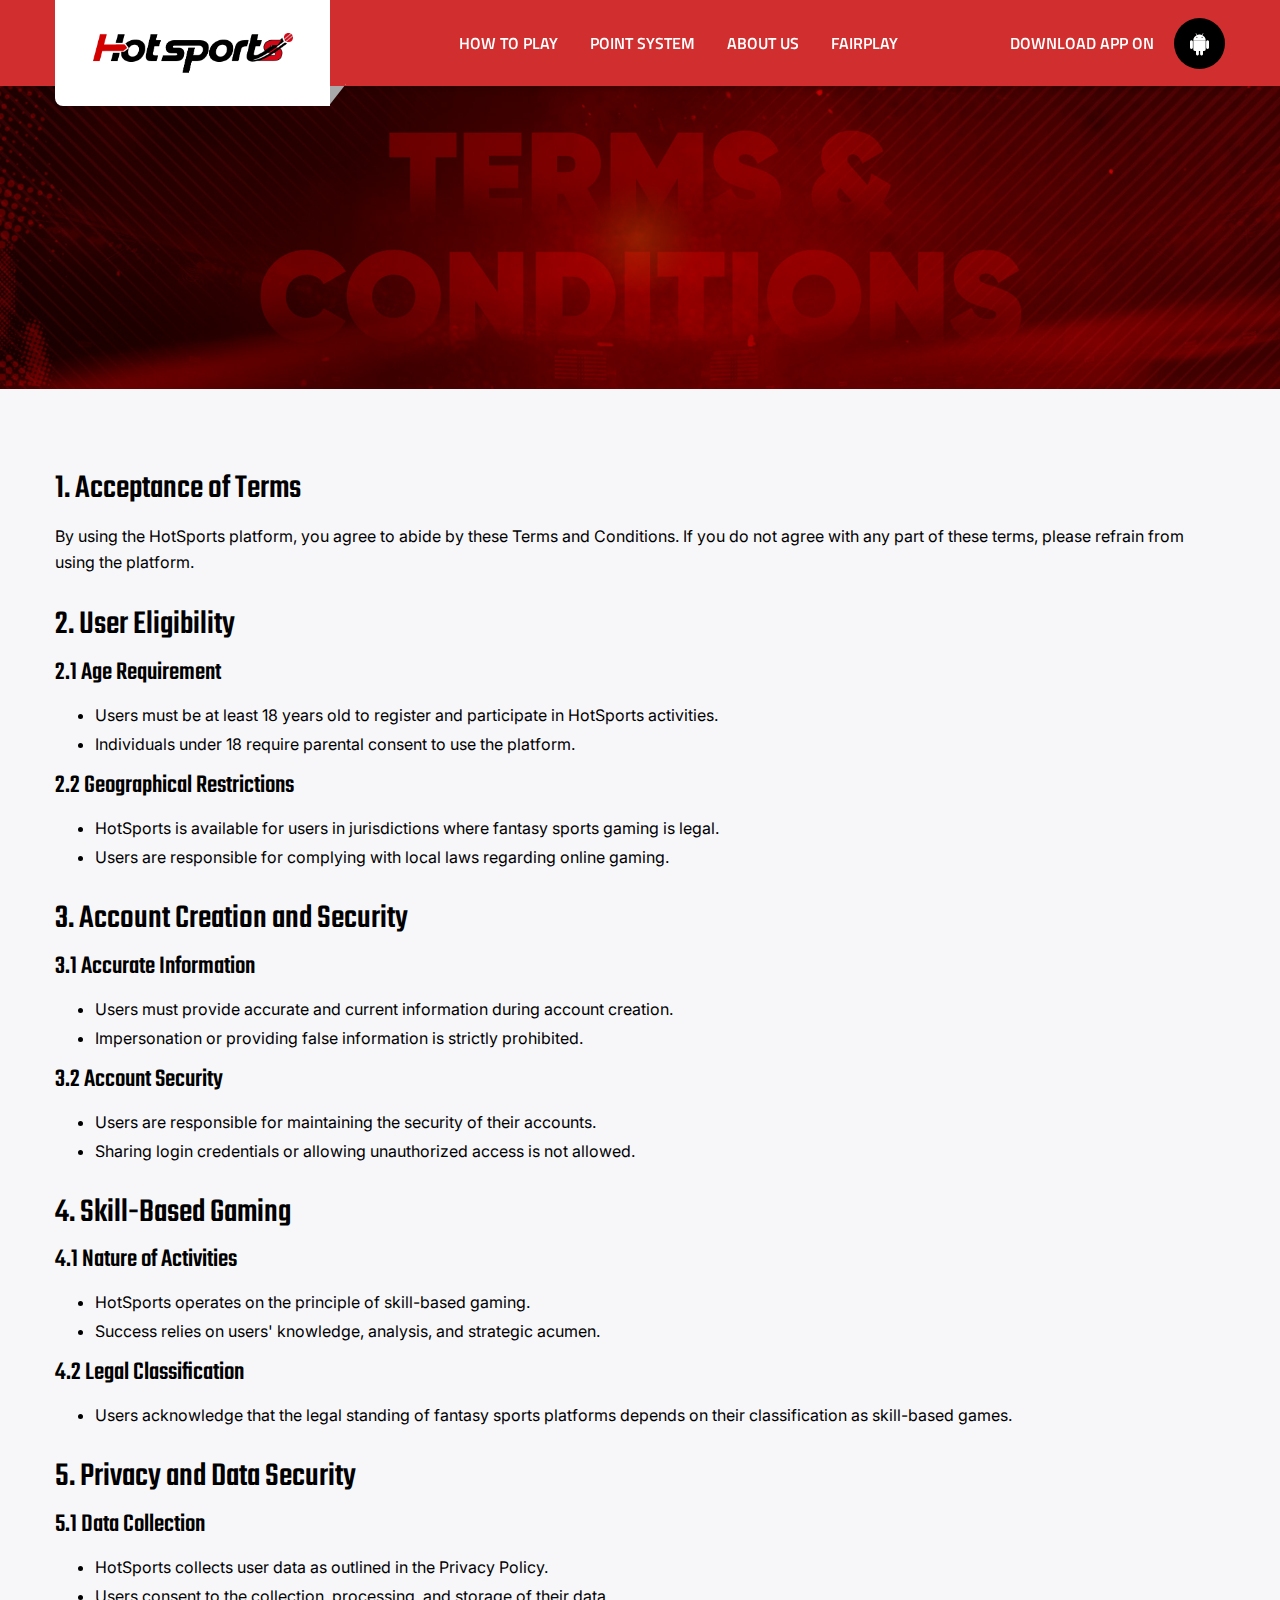
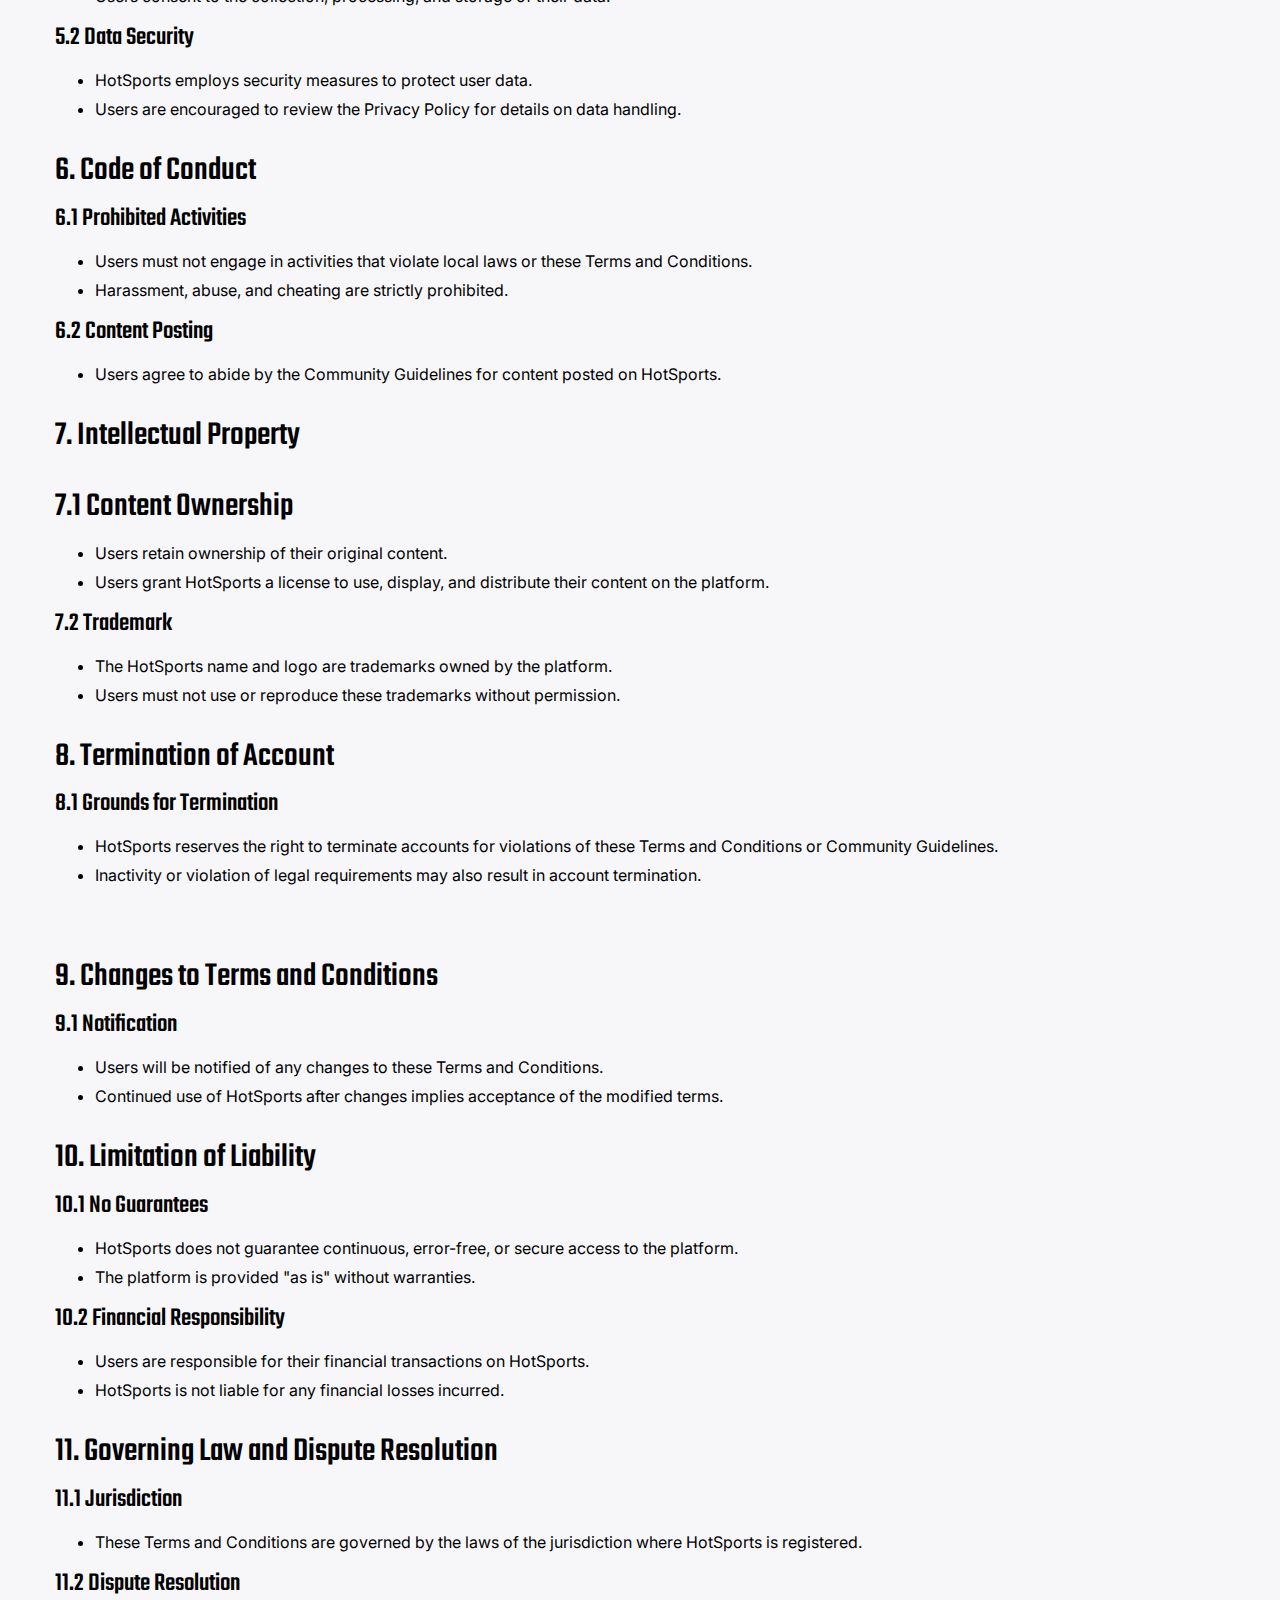
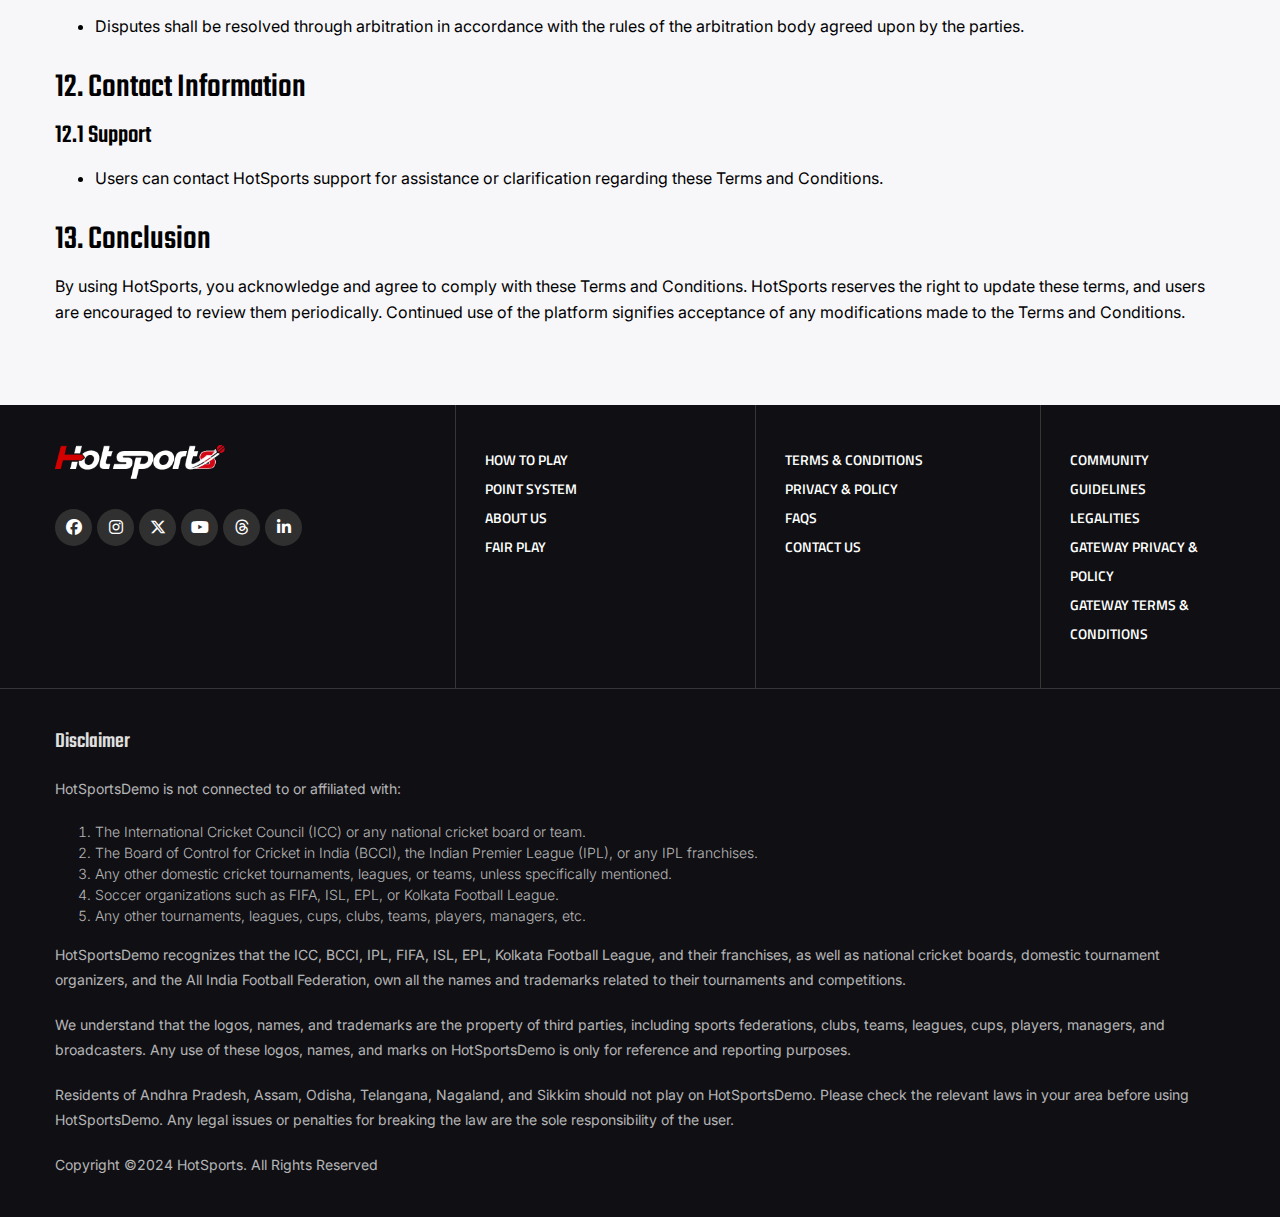
<file: terms.html>
<!doctype html>
<html lang="en">

<head>
    <!-- Required meta tags -->
    <meta charset="utf-8">
    <meta name="viewport" content="width=device-width, initial-scale=1, shrink-to-fit=no">
	
	<link rel="shortcut icon" type="image/x-icon" href="images/favicon.ico">
    <!-- CSS -->
    <link rel="stylesheet" href="css/bootstrap.min.css">
    <link rel="stylesheet" href="css/style.css" media="all">
	<link rel="stylesheet" href="css/flaticon.css" media="all">
	<link href="https://fonts.googleapis.com/css2?family=Titillium+Web:wght@200;300;400;600;700;900&display=swap" rel="stylesheet">
	<link href="https://fonts.googleapis.com/css2?family=Teko:wght@300..700&display=swap" rel="stylesheet">
	<link href="https://fonts.googleapis.com/css2?family=Inter:wght@100..900&display=swap" rel="stylesheet">
	<link rel="stylesheet" href="https://cdnjs.cloudflare.com/ajax/libs/font-awesome/6.5.1/css/all.min.css">
	<link rel="stylesheet" href="https://cdnjs.cloudflare.com/ajax/libs/font-awesome/4.7.0/css/font-awesome.min.css">
	<link rel="stylesheet" href="https://rawcdn.githack.com/hung1001/font-awesome-pro/4cac1a6/css/all.css">
    <title>HotSport</title>
</head>

<body>
    <header>
        <div class="container">
			<nav class="navbar navbar-expand-lg main-menu">
				<a class="navbar-brand logo" href="index.html"><img src="images/logo.png" class=""></a>
				<button class="navbar-toggler" type="button" data-toggle="collapse" data-target="#navbarSupportedContent" aria-controls="navbarSupportedContent" aria-expanded="false" aria-label="Toggle navigation">
					<i class="fa fa-bars" aria-hidden="true"></i>
				</button>			  
				<div class="collapse navbar-collapse" id="navbarSupportedContent">
				  <ul class="navbar-nav">
					<li class="nav-item">
					  <a class="nav-link" href="play.html">How To Play</a>
					</li>
					<li class="nav-item">
					  <a class="nav-link" href="pointssystem.html">Point System</a>
					</li>
					<li class="nav-item">
					  <a class="nav-link" href="aboutus.html">About Us</a>
					</li>
				
					<li class="nav-item">
					  <a class="nav-link" href="fairplay.html">Fairplay</a>
					</li>
				  </ul>				 
				</div>
				<div class="appdownload">
					<a href="https://hotsports.io/apk/Hotsports.v1.apk">Download App On <i class="fa fa-android"></i></a>
				</div>
			  </nav>	
        </div>
    </header>
	
	<section class="inner-banner p-0">
		<img src="images/terms-banner-1.jpg"/>
	</section>

	<section class="inner_cont_sec">
        <div class="container">
            <div class="row">                
                <div class="col-md-12">
                    <h3 class="mt-0">1. Acceptance of Terms</h3>
                    <p>By using the HotSports platform, you agree to abide by these Terms and Conditions. If you do not agree with any part of these terms, please refrain from using the platform.</p>

                    <h3>2. User Eligibility</h3>
                    <h4>2.1 Age Requirement</h4>
                    <ul>
                        <li>Users must be at least 18 years old to register and participate in HotSports activities.</li>
                        <li>Individuals under 18 require parental consent to use the platform.</li>
                    </ul>
                    <h4>2.2 Geographical Restrictions</h4>
                    <ul>
                        <li>HotSports is available for users in jurisdictions where fantasy sports gaming is legal.</li>
                        <li>Users are responsible for complying with local laws regarding online gaming.</li>
                    </ul>
                    
                    <h3>3. Account Creation and Security</h3>
                    <h4>3.1 Accurate Information</h4>
                    <ul>
                        <li>Users must provide accurate and current information during account creation.</li>
                        <li>Impersonation or providing false information is strictly prohibited.</li>
                    </ul>
                    <h4>3.2 Account Security</h4>
                    <ul>
                        <li>Users are responsible for maintaining the security of their accounts.</li>
                        <li>Sharing login credentials or allowing unauthorized access is not allowed.</li>
                    </ul>
                    
                    <h3>4. Skill-Based Gaming</h3>
                    <h4>4.1 Nature of Activities</h4>
                    <ul>
                        <li>HotSports operates on the principle of skill-based gaming.</li>
                        <li>Success relies on users' knowledge, analysis, and strategic acumen.</li>
                    </ul>
                    <h4>4.2 Legal Classification</h4>
                    <ul>
                        <li>Users acknowledge that the legal standing of fantasy sports platforms depends on their classification as skill-based games.</li>
                    </ul>
                    
                    <h3>5. Privacy and Data Security</h3>
                    <h4>5.1 Data Collection</h4>
                    <ul>
                        <li>HotSports collects user data as outlined in the Privacy Policy.</li>
                        <li>Users consent to the collection, processing, and storage of their data.</li>
                    </ul>
                    <h4>5.2 Data Security</h4>
                    <ul>
                        <li>HotSports employs security measures to protect user data.</li>
                        <li>Users are encouraged to review the Privacy Policy for details on data handling.</li>
                    </ul>
                    
                    <h3>6. Code of Conduct</h3>
                    <h4>6.1 Prohibited Activities</h4>
                    <ul>
                        <li>Users must not engage in activities that violate local laws or these Terms and Conditions.</li>
                        <li>Harassment, abuse, and cheating are strictly prohibited.</li>
                    </ul>
                    <h4>6.2 Content Posting</h4>
                    <ul>
                        <li>Users agree to abide by the Community Guidelines for content posted on HotSports.</li>
                    </ul>
                    
                    <h3>7. Intellectual Property</h3>
                    <h3>7.1 Content Ownership</h3>
                    <ul>
                        <li>Users retain ownership of their original content.</li>
                        <li>Users grant HotSports a license to use, display, and distribute their content on the platform.</li>
                    </ul>
                    <h4>7.2 Trademark</h4>
                    <ul>
                        <li>The HotSports name and logo are trademarks owned by the platform.</li>
                        <li>Users must not use or reproduce these trademarks without permission.</li>
                    </ul>
                    
                    <h3>8. Termination of Account</h3>
                    <h4>8.1 Grounds for Termination</h4>
                    <ul>
                        <li>HotSports reserves the right to terminate accounts for violations of these Terms and Conditions or Community Guidelines.</li>
                        <li>Inactivity or violation of legal requirements may also result in account termination.</li>
                    </ul>
                    <br>
                    <h3>9. Changes to Terms and Conditions</h3>
                    <h4>9.1 Notification</h4>
                    <ul>
                        <li>Users will be notified of any changes to these Terms and Conditions.</li>
                        <li>Continued use of HotSports after changes implies acceptance of the modified terms.</li>
                    </ul>
                    
                    <h3>10. Limitation of Liability</h3>
                    <h4>10.1 No Guarantees</h4>
                    <ul>
                        <li>HotSports does not guarantee continuous, error-free, or secure access to the platform.</li>
                        <li>The platform is provided "as is" without warranties.</li>
                    </ul>
                    <h4>10.2 Financial Responsibility</h4>
                    <ul>
                        <li>Users are responsible for their financial transactions on HotSports.</li>
                        <li>HotSports is not liable for any financial losses incurred.</li>
                    </ul>
                    
                    <h3>11. Governing Law and Dispute Resolution</h3>
                    <h4>11.1 Jurisdiction</h4>
                    <ul>
                        <li>These Terms and Conditions are governed by the laws of the jurisdiction where HotSports is registered.</li>
                    </ul>
                    <h4>11.2 Dispute Resolution</h4>
                    <ul>
                        <li>Disputes shall be resolved through arbitration in accordance with the rules of the arbitration body agreed upon by the parties.</li>
                    </ul>
                    
                    <h3>12. Contact Information</h3>
                    <h4>12.1 Support</h4>
                    <ul>
                        <li>Users can contact HotSports support for assistance or clarification regarding these Terms and Conditions.</li>
                    </ul>
                    
                    <h3>13. Conclusion</h3>
                    <p>By using HotSports, you acknowledge and agree to comply with these Terms and Conditions. HotSports reserves the right to update these terms, and users are encouraged to review them periodically. Continued use of the platform signifies acceptance of any modifications made to the Terms and Conditions.</p>
                </div>
                <!--col-md-12-->
            </div>
            <!--row-->
        </div>
        <!--container-->
    </section>
	
<footer>
  <div class="container">
    <div class="row">
      <div class="col-md-4">
        <div class="footbox border-0">
          <img src="images/footer-logo.png?v=1.1">
          <ul class="socmedia">
            <li>
              <a href="https://www.facebook.com/profile.php?id=61556267785544" target="_blank">
                <i class="fab fa-facebook-f"></i>
              </a>
            </li>
            <li>
              <a href="https://www.instagram.com/_hot.sport_/" target="_blank">
                <i class="fab fa-instagram"></i>
              </a>
            </li>
            <li>
              <a href="https://x.com/Hotspor79974970" target="_blank">
                <i class="fa-brands fa-x-twitter"></i>
              </a>
            </li>
            <li>
              <a href="https://studio.youtube.com/channel/UCEgXQFpA9DKf0KcHupNoEJA/editing/images" target="_blank">
                <i class="fa-brands fa-youtube"></i>
              </a>
            </li>
            <li>
              <a href="https://www.threads.net/@_hot.sport_" target="_blank">
                <i class="fa-brands fa-threads"></i>
              </a>
            </li>
            <li>
              <a href="https://www.linkedin.com/in/hot-sport-85b25a312/" target="_blank">
                <i class="fab fa-linkedin-in"></i>
              </a>
            </li>
          </ul>
        </div>
        <!--footbox-->
      </div>
      <!--col-md-4-->
      <div class="col-md-3">
        <div class="footbox">
          <ul class="footlinks">
            <li>
              <a href="play.html">How to Play</a>
            </li>
            <li>
              <a href="pointssystem.html">Point System</a>
            </li>
            <li>
              <a href="aboutus.html">About Us</a>
            </li>
            <li>
              <a href="fairplay.html">Fair Play</a>
            </li>
          </ul>
        </div>
        <!--footbox-->
      </div>
      <!--col-md-3-->
      <div class="col-md-3">
        <div class="footbox">
          <ul class="footlinks">
            <li>
              <a href="terms.html">Terms &amp; Conditions</a>
            </li>
            <li>
              <a href="privacy.html">Privacy &amp; Policy</a>
            </li>
            <li>
              <a href="faq.html">FAQS</a>
            </li>
            <li>
              <a href="contactus.html">Contact Us</a>
            </li>
          </ul>
        </div>
        <!--footbox-->
      </div>
      <!--col-md-3-->
      <div class="col-md-2 pl-0">
        <div class="footbox">
          <ul class="footlinks">
            <li>
              <a href="guidelines.html">Community Guidelines</a>
            </li>
            <li>
              <a href="legal.html">Legalities</a>
            </li>
            <li>
              <a href="pdf/Privacy Policy.pdf" target="_blank">Gateway Privacy &amp; Policy</a>
            </li>
            <li>
              <a href="pdf/Terms of Service.pdf" target="_blank">Gateway Terms &amp; Conditions</a>
            </li>
          </ul>
        </div>
        <!--footbox-->
      </div>
      <!--col-md-2-->
    </div>
    <!--row-->
  </div>
  <!--container-->
  <div class="footer-bottom">
    <div class="container">
      <div class="row">
        <div class="col-md-12">
          <h5>Disclaimer</h5>
          <p>HotSportsDemo is not connected to or affiliated with:</p>
          <ol style="font-weight:300;">
            <li>The International Cricket Council (ICC) or any national cricket board or team.</li>
            <li>The Board of Control for Cricket in India (BCCI), the Indian Premier League (IPL), or any IPL franchises.</li>
            <li>Any other domestic cricket tournaments, leagues, or teams, unless specifically mentioned.</li>
            <li>Soccer organizations such as FIFA, ISL, EPL, or Kolkata Football League.</li>
            <li>Any other tournaments, leagues, cups, clubs, teams, players, managers, etc.</li>
          </ol>
          <p>HotSportsDemo recognizes that the ICC, BCCI, IPL, FIFA, ISL, EPL, Kolkata Football League, and their franchises, as well as national cricket boards, domestic tournament organizers, and the All India Football Federation, own all the names and trademarks related to their tournaments and competitions.</p>
          <p>We understand that the logos, names, and trademarks are the property of third parties, including sports federations, clubs, teams, leagues, cups, players, managers, and broadcasters. Any use of these logos, names, and marks on HotSportsDemo is only for reference and reporting purposes.</p>
          <p>Residents of Andhra Pradesh, Assam, Odisha, Telangana, Nagaland, and Sikkim should not play on HotSportsDemo. Please check the relevant laws in your area before using HotSportsDemo. Any legal issues or penalties for breaking the law are the sole responsibility of the user.</p>
          <p class="mb-0">Copyright ©2024 HotSports. All Rights Reserved</p>
        </div>
        <!--col-md-12-->
      </div>
      <!--row-->
    </div>
    <!--container-->
  </div>
  <!--footer-bottom-->
</footer>

<script src="js/jquery.min.js"></script>
<script src="js/popper.min.js"></script>
<script src="js/bootstrap.min.js"></script>

</body>
</html>
</file>
<file: css/style.css>
html {
  scroll-behavior: smooth;
}

@font-face {
  font-family: "Formula1Bold";
  src: url("../fonts/Formula1Bold.eot");
  src: url("../fonts/Formula1Bold.eot") format("embedded-opentype"),
    url("../fonts/Formula1Bold.woff2") format("woff2"),
    url("../fonts/Formula1Bold.woff") format("woff"),
    url("../fonts/Formula1Bold.ttf") format("truetype"),
    url("../fonts/Formula1Bold.svg#Formula1Bold") format("svg");
}

@media (min-width: 1200px) {
  .container,
  .container-lg,
  .container-md,
  .container-sm,
  .container-xl {
    max-width: 1200px;
  }
}

body {
  margin: 0px;
  font-family: "Inter", sans-serif;
  color: #000;
  font-size: 16px;
  background: #f7f7fa;
}

a {
  color: #d12f2f;
  text-decoration: none;
  background-color: transparent;
}

a:hover {
  color: #d12f2f;
  text-decoration: none;
}

:focus-visible {
  outline-offset: 0px;
  outline: none;
}

button:focus {
  outline: none;
}

p {
  font-size: 16px;
  line-height: 26px;
}

p:last-child {
  margin: 0px;
}

h1,
h2,
h3,
h4,
h5,
h6 {
  /* font-family: 'Formula1Bold'; */
  font-family: "Teko", sans-serif;
}

header {
  padding: 0px;
  width: 100%;
  /* background: rgb(225 6 0 / 91%); */
  background: #d12f2f;
  box-shadow: 0px 3px 6px #00000029;
  position: fixed;
  z-index: 11;
}

.logo {
  max-width: 275px;
  background: #fff;
  width: 100%;
  height: 106px;
  margin-bottom: -20px;
  display: flex;
  align-items: center;
  justify-content: center;
  position: relative;
  border-radius: 0px 0px 0px 8px;
}

.logo img {
  max-width: 200px;
}

.logo:before {
  content: "";
  position: absolute;
  width: 15px;
  height: 22px;
  background: #d12f2f;
  right: -15px;
  bottom: 20px;
}

.logo:after {
  content: "";
  position: absolute;
  width: 26px;
  height: 50px;
  background: #a9a9a9;
  right: -1px;
  bottom: 2px;
  transform: rotate(-52deg);
  z-index: -1;
}

.main-menu {
  padding-top: 0px;
  padding-bottom: 0px;
  justify-content: space-between;
  padding: 0px;
}

.navbar-expand-lg .navbar-collapse {
  flex-basis: auto;
  flex-grow: inherit;
}

.main-menu .navbar-nav a.nav-link {
  font-size: 16px;
  color: #fff;
  padding: 5px 0px;
  font-weight: 600;
  text-transform: uppercase;
  position: relative;
  margin: 0 16px;
  font-family: "Titillium Web", sans-serif;
}

.main-menu .navbar-nav a.nav-link:before {
  content: "";
  position: absolute;
  top: 0px;
  left: 0px;
  width: 0%;
  background: #fff;
  height: 2px;
  transition: 0.5s;
}

.main-menu .navbar-nav a.nav-link:after {
  content: "";
  position: absolute;
  bottom: 0px;
  right: 0px;
  width: 0%;
  background: #fff;
  height: 2px;
}

.main-menu .navbar-nav a.nav-link:hover:before,
.main-menu .navbar-nav a.nav-link:hover:after {
  width: 100%;
  transition: 0.5s;
}

.appdownload a {
  color: #fff;
  font-size: 16px;
  line-height: 30px;
  text-transform: uppercase;
  font-weight: 600;
  display: flex;
  align-items: center;
  font-family: "Titillium Web", sans-serif;
}

.appdownload i {
  width: 51px;
  height: 51px;
  display: flex;
  align-items: center;
  justify-content: center;
  background: #000;
  border-radius: 50px;
  font-size: 24px;
  margin-left: 20px;
  font-family: "FontAwesome";
  font-weight: normal;
}

section {
  padding: 80px 0;
  position: relative;
}

/* .banner .owl-carousel .owl-stage-outer{
	padding-bottom:97px;
} */

section.banner {
  background: #fff;
  overflow: clip;
  padding-top: 166px;
}

section.banner:after {
  content: "";
  position: absolute;
  width: 60%;
  top: 0px;
  right: -10%;
  height: 100%;
  background: #fbe9e9;
  transform: skewX(-10deg);
}

.banner .item {
  width: 100%;
  /* height:596px; */
  display: flex;
  align-items: center;
  background-size: cover !important;
  background-position: top center !important;
}

.banner h1 {
  color: #000000;
  font-size: 65px;
  line-height: 1;
  font-weight: 600;
  margin-top: 30px;
  background: #fff;
}

.banner p {
  font-size: 20px;
  line-height: 32px;
  color: #434343;
  font-weight: 500;
  background: #fff;
}

.owl-carousel .animated {
  animation-duration: 0.3s !important;
}

.downappsec {
  display: flex;
  margin-top: -300px;
  position: relative;
  z-index: 1;
}

.downappsec label {
  font-weight: 500;
  font-size: 16px;
  margin: 0 0 20px 0;
  line-height: 25px;
}

.qrcodesec {
  width: 100%;
  max-width: 160px;
}

.qrcodesec img {
  width: 100%;
  max-width: 120px;
  border: 1px solid #151515;
  border-radius: 5px;
  padding: 3px;
}

.appfield {
  border-left: 1px solid #d9d9d9;
  padding-left: 35px;
  margin-left: 35px;
}

.appfield .form-group {
  margin-bottom: 0px;
  position: relative;
}

.appfield input {
  border: 1px solid #151515;
  border-radius: 5px;
  height: 45px;
  padding: 10px 10px 10px 55px;
  color: #000;
  font-size: 14px;
  font-weight: 500;
}

.appfield input.form-control:focus {
  background: transparent;
}

.appfield .form-group span {
  position: absolute;
  width: 35px;
  line-height: 25px;
  margin: 10px 10px;
  font-size: 14px;
  font-weight: 500;
  border-right: 1px solid rgb(112 112 112 / 30%);
  color: #000;
  left: 0px;
  top: 0px;
}

.primary-btn {
  background: #d12f2f;
  border-radius: 5px;
  width: 114px;
  line-height: 35px;
  border: none;
  color: #ffffff;
  font-size: 13px;
  font-weight: 500;
  margin-top: 10px;
}

.outline-btn {
  width: 100%;
  max-width: 174px;
  line-height: 46px;
  border: 2px solid #fff;
  color: #ffffff;
  text-transform: uppercase;
  font-size: 15px;
  font-family: "Formula1Bold";
  display: inline-block;
  text-align: center;
  position: relative;
  clip-path: polygon(
    20px -8px,
    100% 0px,
    100% calc(100% - 20px),
    calc(100% - 14px) 100%,
    0px 100%,
    0px 20px
  );
  margin-top: 30px;
}

.outline-btn:before {
  content: "";
  position: absolute;
  top: 0px;
  left: -3px;
  border-style: solid;
  border-width: 21px 15px 0px 1px;
  border-color: #ffffff transparent transparent transparent;
}

.outline-btn:after {
  content: "";
  position: absolute;
  bottom: 0px;
  right: -3px;
  border-style: solid;
  border-width: 0 1px 21px 15px;
  border-color: transparent transparent #ffffff transparent;
}

.outline-btn label {
  width: 100%;
  height: 100%;
  position: absolute;
  top: 0;
  left: 0;
  margin: 0;
  cursor: pointer;
}

.outline-btn label:after {
  content: "";
  position: absolute;
  display: block;
  top: 0%;
  left: 50%;
  transform: translateX(-50%);
  width: 0;
  height: 100%;
  background: #fff;
  z-index: -1;
  transition: width 150ms ease-in-out;
}

.outline-btn:hover label:after {
  width: 100%;
}

.outline-btn:hover {
  color: #cf0702;
}

.playerpic {
  width: 100%;
  max-width: 455px;
  position: absolute;
  top: 30px;
  left: 50%;
  transform: translatex(-50%);
}

.banner .col-md-4:last-child {
  padding-left: 70px;
}

section.abtinfo {
  background: #f8dbdb;
  padding: 35px 0;
}

.abtinfo {
  display: flex;
  justify-content: space-between;
}

.abtinfo_card {
  display: flex;
  flex-direction: column;
  padding: 0 50px;
  border-left: 1px solid #f6c9c9;
}

.imgcard {
  width: 68px;
  height: 68px;
  border: 1px solid #fbccc9;
  background: #fff;
  border-radius: 100%;
  display: flex;
  align-items: center;
  justify-content: center;
}

.imgcard img {
  max-width: 34px;
}

.abtinfo_card label {
  width: 100%;
  color: #000000;
  font-size: 25px;
  line-height: 28px;
  font-weight: 600;
  font-family: "Teko", sans-serif;
  margin: 15px 0 5px 0;
}

.abtinfo_card span {
  font-size: 16px;
  font-weight: 500;
}

section.series_sec {
  padding: 0px;
  margin-top: -70px;
  z-index: 1;
}

section.series_sec img {
  width: 100%;
  max-width: 220px;
}

section.games_sec {
  padding-bottom: 0px;
  z-index: 1;
}

.multigames {
  background: #fff;
  clip-path: polygon(
    35px 0px,
    100% 0px,
    100% calc(100% - 35px),
    calc(100% - 35px) 100%,
    0px 100%,
    0px 35px
  );
}

.multigames > ul.nav-tabs {
  padding: 0 50px;
  border-bottom: 1px solid #efefef;
}

.multigames > ul.nav-tabs li {
  margin: 0 25px 0 0;
}

.multigames > ul.nav-tabs li a {
  padding: 20px 0;
  display: inline-block;
  color: #b8b8b8;
  font-family: "Teko", sans-serif;
  font-size: 22px;
  font-weight: 500;
}

.multigames > ul.nav-tabs li a.active {
  color: #151515;
}

.multigames > ul.nav-tabs li a.active svg,
.multigames > ul.nav-tabs li a.active svg path {
  fill: #d12f2f;
}

.multigames > ul.nav-tabs li svg {
  margin-right: 5px;
}

.multigames > .tab-content {
  padding: 10px 50px 50px 50px;
}

.multigames > .tab-content > .tab-pane > .row {
  align-items: center;
}

h2 {
  font-size: 55px;
  line-height: 55px;
  color: #151515;
  font-weight: 500;
}

ul.inner-nav {
  flex-wrap: wrap;
  border-bottom: none;
  padding-right: 150px;
  margin-top: 30px;
  padding-left: 35px;
  border-left: 2px dashed #d12f2f;
}

ul.inner-nav li {
  width: 100%;
  margin: 0 0 15px 0;
}

ul.inner-nav li p {
  display: none;
}

ul.inner-nav li a.active p {
  display: block;
}

ul.inner-nav li span {
  font-size: 26px;
  line-height: 30px;
  color: #151515;
  opacity: 0.3;
  font-family: "Teko", sans-serif;
  font-weight: 500;
}

ul.inner-nav li a.active span {
  color: #d12f2f;
  opacity: 1;
}

ul.inner-nav li p {
  color: #151515;
  font-size: 18px;
  line-height: 26px;
  margin: 7px 0;
}

ul.inner-nav li a.active {
  position: relative;
}

ul.inner-nav li a.active:before {
  content: "";
  position: absolute;
  width: 15px;
  height: 15px;
  border: 3px solid #d12f2f;
  top: 5px;
  left: -43px;
  background: #fff;
  z-index: 1;
}

ul.inner-nav li a.active:after {
  content: "";
  position: absolute;
  width: 25px;
  height: 25px;
  border: 3px dashed #d12f2f;
  top: 0px;
  left: -48px;
  background: #fff;
}

.colorbox_outer {
  overflow: hidden;
  padding-top: 100px;
}

.colorbox {
  width: 100%;
  max-width: 440px;
  height: 334px;
  background: #f8dbdb;
  border-radius: 22px;
  margin-top: 100px;

  display: flex;
  align-items: flex-end;
  justify-content: center;
}

.inner-tab-content {
  color: #000;
}

/* .multigames .tab-content>.active .row{
	overflow:hidden;
} */

/** Device Css Start **/

.ia-iphone-x.ias-devide {
  margin-bottom: -30px;
}

.ia-iphone-x .device {
  width: 276px;
  /* padding: 26px; */
  padding: 15px 15px;
  background: #fdfdfd;
  -webkit-box-shadow: inset 0 0 11px 0 black;
  box-shadow: inset 0 0 11px 0 black;
  border-radius: 35px;
  position: relative;
  /* transform:scale(0.819672131147541); */
}

.ia-iphone-x .overflow {
  width: 100%;
  height: 100%;
  position: absolute;
  top: 0;
  left: 0;
  border-radius: 66px;
  overflow: hidden;
}

.ia-iphone-x .shadow {
  border-radius: 100%;
  width: 90px;
  height: 90px;
  position: absolute;
  background: radial-gradient(
    ellipse at center,
    rgba(0, 0, 0, 0.6) 0%,
    rgba(255, 255, 255, 0) 60%
  );
}

.ia-iphone-x .shadow--tl {
  top: -20px;
  left: -20px;
}

.ia-iphone-x .shadow--tr {
  top: -20px;
  right: -20px;
}

.ia-iphone-x .shadow--bl {
  bottom: -20px;
  left: -20px;
}

.ia-iphone-x .shadow--br {
  bottom: -20px;
  right: -20px;
}

.ia-iphone-x .device:before {
  width: calc(100% - 10px);
  height: calc(100% - 10px);
  position: absolute;
  top: 5px;
  content: "";
  left: 5px;
  border-radius: 31px;
  background: black;
  z-index: 1;
}

.ia-iphone-x .inner-shadow {
  width: calc(100% - 20px);
  height: calc(100% - 20px);
  position: absolute;
  top: 10px;
  overflow: hidden;
  left: 10px;
  border-radius: 27px;
  -webkit-box-shadow: inset 0 0 15px 0 rgba(255, 255, 255, 0.66);
  box-shadow: inset 0 0 15px 0 rgba(255, 255, 255, 0.66);
  z-index: 1;
}

.ia-iphone-x .inner-shadow:before {
  /* -webkit-box-shadow: inset 0 0 20px 0 #FFFFFF;
	box-shadow: inset 0 0 20px 0 #FFFFFF; */
  box-shadow: inset 0 0 10px 0 #6b6b6b;
  width: 100%;
  height: 116%;
  position: absolute;
  top: -8%;
  content: "";
  left: 0;
  border-radius: 200px / 112px;
  z-index: 2;
}

.ia-iphone-x .screen {
  border-radius: 40px;
  -webkit-box-shadow: none;
  box-shadow: none;
}

.ia-iphone-x .top-bar,
.ia-iphone-x .bottom-bar {
  width: 100%;
  position: absolute;
  height: 8px;
  background: rgba(0, 0, 0, 0.1);
  left: 0;
}

.ia-iphone-x .top-bar {
  top: 80px;
}

.ia-iphone-x .bottom-bar {
  bottom: 80px;
}

.ia-iphone-x .volume,
.ia-iphone-x .volume:before,
.ia-iphone-x .volume:after,
.ia-iphone-x .sleep {
  width: 3px;
  background: #b5b5b5;
  position: absolute;
}

.ia-iphone-x .volume {
  left: -3px;
  top: 116px;
  height: 32px;
}

.ia-iphone-x .volume:before {
  height: 62px;
  top: 62px;
  content: "";
  left: 0;
}

.ia-iphone-x .volume:after {
  height: 62px;
  top: 140px;
  content: "";
  left: 0;
}

.ia-iphone-x .sleep {
  height: 96px;
  top: 200px;
  right: -3px;
}

.ia-iphone-x .camera {
  width: 6px;
  height: 6px;
  top: 3px;
  border-radius: 100%;
  position: absolute;
  left: 100px;
  background: #0d4d71;
}

.ia-iphone-x .speaker {
  height: 6px;
  width: 60px;
  left: 50%;
  position: absolute;
  top: 3px;
  background: #171818;
  border-radius: 6px;
  transform: translateX(-50%);
}

.ia-iphone-x .notch {
  position: absolute;
  width: 130px;
  /* height: 20px;
	top: 25px; */
  height: 16px;
  top: 19px;
  left: 50%;
  z-index: 4;
  background: black;
  border-bottom-left-radius: 24px;
  border-bottom-right-radius: 24px;
  transform: translateX(-50%);
}

.ia-iphone-x .notch:before,
.ia-iphone-x .notch:after {
  content: "";
  height: 8px;
  position: absolute;
  top: 1px;
  width: 8px;
}

/* .ia-iphone-x .notch:after {
	background: radial-gradient(circle at bottom left, transparent 0, transparent 70%, black 70%, black 100%);
	left: -8px
}

.ia-iphone-x .notch:before {
	background: radial-gradient(circle at bottom right, transparent 0, transparent 70%, black 70%, black 100%);
	right: -8px
}
 */
.ia-iphone-x.landscape .device {
  height: 375px;
  width: 812px;
}

.ia-iphone-x.landscape .top-bar,
.ia-iphone-x.landscape .bottom-bar {
  width: 8px;
  height: 100%;
  top: 0;
}

.ia-iphone-x.landscape .top-bar {
  left: 80px;
}

.ia-iphone-x.landscape .bottom-bar {
  right: 80px;
  bottom: auto;
  left: auto;
}

.ia-iphone-x.landscape .volume,
.ia-iphone-x.landscape .volume:before,
.ia-iphone-x.landscape .volume:after,
.ia-iphone-x.landscape .sleep {
  height: 3px;
}

.ia-iphone-x.landscape .inner-shadow:before {
  height: 100%;
  width: 116%;
  left: -8%;
  top: 0;
  border-radius: 112px / 200px;
}

.ia-iphone-x.landscape .volume {
  bottom: -3px;
  top: auto;
  left: 116px;
  width: 32px;
}

.ia-iphone-x.landscape .volume:before {
  width: 62px;
  left: 62px;
  top: 0;
}

.ia-iphone-x.landscape .volume:after {
  width: 62px;
  left: 140px;
  top: 0;
}

.ia-iphone-x.landscape .sleep {
  width: 96px;
  left: 200px;
  top: -3px;
  right: auto;
}

.ia-iphone-x.landscape .camera {
  left: 9px;
  bottom: 154px;
  top: auto;
}

.ia-iphone-x.landscape .speaker {
  width: 6px;
  height: 60px;
  left: 9px;
  top: 50%;
  margin-top: -30px;
  margin-left: 0;
}

.ia-iphone-x.landscape .notch {
  height: 210px;
  width: 30px;
  left: 26px;
  bottom: 108px;
  top: auto;
  border-top-right-radius: 24px;
  border-bottom-right-radius: 24px;
  border-bottom-left-radius: 0;
}

.ia-iphone-x.landscape .notch:before,
.ia-iphone-x.landscape .notch:after {
  left: 0;
}

.ia-iphone-x.landscape .notch:after {
  background: radial-gradient(
    circle at bottom right,
    transparent 0,
    transparent 70%,
    black 70%,
    black 100%
  );
  bottom: -8px;
  top: auto;
}

.ia-iphone-x.landscape .notch:before {
  background: radial-gradient(
    circle at top right,
    transparent 0,
    transparent 70%,
    black 70%,
    black 100%
  );
  top: -8px;
}

.ias-devide-content.ias-devide-content-features {
  position: relative;
  z-index: 1;
}
.ias-devide-content.ias-devide-content-features img {
  width: 100%;
  border-radius: 20px;
}

/** Device Css End **/

.features h2 {
  margin: 0 0 50px 0;
}

.featbox {
  padding: 50px 25px;
  border: 1px solid #f0af30;
  display: flex;
  align-items: center;
  clip-path: polygon(
    35px 0px,
    100% 0px,
    100% calc(100% - 35px),
    calc(100% - 35px) 100%,
    0px 100%,
    0px 35px
  );
  position: relative;
  background: #fff;
}

.featbox:before {
  content: "";
  position: absolute;
  top: 0px;
  left: -3px;
  border-style: solid;
  border-width: 36px 36px 0px 1px;
  border-color: #f0af30 transparent transparent transparent;
}

.featbox:after {
  content: "";
  position: absolute;
  bottom: 0px;
  right: -3px;
  border-style: solid;
  border-width: 0 1px 37px 37px;
  border-color: transparent transparent #f0af30 transparent;
}

.featbox img {
  width: 100%;
  max-width: 125px;
  margin: 0 25px 0 0;
}

.featbox h3 {
  /* font-size:24px;
	color: #F0AF30;
	line-height:32px; */
  font-size: 34px;
  line-height: 38px;
  color: #000000;
  margin: 0 0 15px 0;
}

/* .featbox p{
	margin:0px;
} */

.downapp_btn {
  padding: 0 32px;
  line-height: 58px;
  background: #d12f2f;
  margin-top: 30px;
  display: inline-block;
  color: #fff;
  /* font-family: 'Formula1Bold'; 
	font-size:18px;
	text-transform: uppercase;*/
  font-size: 28px;
  font-family: "Teko", sans-serif;
  position: relative;
  clip-path: polygon(
    22px 0px,
    100% 0px,
    100% calc(100% - 22px),
    calc(100% - 22px) 100%,
    0px 100%,
    0px 22px
  );
  border: none;
}

.downapp_btn:hover {
  color: #fff;
}

.downapp_btn .fa {
  font-size: 28px;
  margin-right: 10px;
  font-family: "FontAwesome";
  font-weight: normal;
}

.downapp_btn label {
  width: 100%;
  height: 100%;
  position: absolute;
  top: 0;
  left: 0;
  margin: 0;
  cursor: pointer;
}

.downapp_btn label:after {
  content: "";
  position: absolute;
  display: block;
  top: 0%;
  left: 50%;
  transform: translateX(-50%);
  width: 0;
  height: 100%;
  background: #111;
  z-index: -1;
  transition: width 150ms ease-in-out;
}

.downapp_btn:hover label:after {
  width: 100%;
}

.features .downapp_btn {
  margin-top: 60px;
}

.downapp_btn.white-hover:hover {
  color: #cf0702;
}

.downapp_btn.white-hover label:after {
  background: #fff;
}

footer {
  background: #101014;
  position: relative;
  z-index: 1;
  color: rgb(255 255 255 / 70%);
}

footer .footbox {
  padding-top: 40px;
  padding-bottom: 40px;
  border-left: 1px solid rgb(255 255 255 / 16%);
  height: 100%;
}

footer .footbox img {
  width: 100%;
  max-width: 170px;
}

.socmedia {
  width: 100%;
  display: flex;
  margin: 30px 0 0 0;
  padding: 0px;
  list-style: none;
}

.socmedia li {
  margin: 0 0 0 5px;
}

.socmedia li:first-child {
  margin-left: 0px;
}

.socmedia li a {
  width: 37px;
  height: 37px;
  display: flex;
  align-items: center;
  justify-content: center;
  background: #303030;
  color: #fff;
  border-radius: 40px;
}

.socmedia li a:hover {
  background: #d12f2f;
  animation: bounce 1s ease;
}

@keyframes bounce {
  0% {
    transform: translateY(0%);
  }
  25% {
    transform: translateY(-10%);
  }
  50% {
    transform: translateY(0%);
  }
  75% {
    transform: translateY(-10%);
  }
  100% {
    transform: translateY(0);
  }
}

ul.footlinks {
  margin: 0;
  padding: 0 0 0 29px;
  list-style: none;
}

ul.footlinks li a {
  font-size: 14px;
  color: #fff;
  font-weight: 600;
  line-height: 29px;
  text-transform: uppercase;
  font-family: "Titillium Web", sans-serif;
}

ul.footlinks li a:hover {
  color: #d12f2f;
}

.footer-bottom {
  padding: 40px 0;
  border-top: 1px solid rgb(255 255 255 / 16%);
  font-size: 14px;
  position: relative;
}

.footer-bottom h5 {
  font-size: 22px;
  margin: 0 0 20px 0;
  color: #e0e0e0;
}

.footer-bottom p {
  font-size: 14px;
  line-height: 25px;
  margin: 0 0 20px 0;
  color: rgb(255 255 255 / 70%);
}

.footer-bottom .container {
  position: relative;
}

.payment_partner {
  position: absolute;
  right: 0;
  top: 0;
  display: flex;
  flex-wrap: wrap;
  width: 100%;
  max-width: 120px;
}

.payment_partner label {
  font-size: 22px;
  margin: 0 0 10px 0;
  color: #e0e0e0;
  font-family: "Teko", sans-serif;
  width: 100%;
}

.payment_partner img {
  width: 100%;
  max-width: 120px;
  background: #fff;
  padding: 10px;
  border-radius: 5px;
}
.inner-banner {
  padding-top: 86px !important;
}
.inner-banner img {
  width: 100%;
}

.mb-50 {
  margin-bottom: 50px;
}

.stepbox {
  border-radius: 25px;
  /* background-color: #fff; */
  overflow: hidden;
  height: 100%;
}

.stepbox_img {
  /* background-color: #FFE7E7;
    padding: 40px 15px 0 15px; */
  display: flex;
  align-items: center;
  justify-content: center;
}

.stepbox_img img {
  width: 100%;
  max-width: 287px;
}

.stepbox_content {
  /* padding: 40px 25px;
    color: #151515; */
  padding: 20px 25px 40px 25px;
}
.stepbox_content h3 {
  color: #d12f2f;
}
.stepbox_content p {
  margin: 0px;
}
.text-yellow {
  color: #f0af30 !important;
}
.text-primary {
  color: #d12f2f !important;
}
h3 {
  font-size: 34px;
  margin: 0 0 13px 0;
}

.participate .col-md-4 {
  margin-bottom: 30px;
}

.createsec {
  background: #fff;
  padding-bottom: 30px;
  margin-top: 40px;
  clip-path: polygon(
    25px 0px,
    100% 0px,
    100% calc(100% - 25px),
    calc(100% - 25px) 100%,
    0px 100%,
    0px 25px
  );
}

.createsec h3 {
  color: #151515;
  padding: 15px 20px;
  border-bottom: 1px solid #efefef;
  margin: 0px;
  font-size: 26px;
  text-align: center;
}

.createsec table {
  margin: 0px;
}

.createsec table th {
  border: none;
}

.createsec .table th {
  color: #fff;
  background: #d12f2f;
  padding: 10px 20px;
  font-size: 14px;
}

.createsec .table th:first-child,
.createsec .table td:first-child {
  position: sticky;
  left: 0;
}
.createsec .tab-content .table td small {
  color: #666;
}

.createsec .tab-content .table td strong {
  font-weight: 700;
  font-size: 15px;
}
.createsec .table td {
  color: #151515;
  padding: 10px 20px;
  border: none;
  text-transform: capitalize;
  font-size: 14px;
}

.table-striped tbody tr:nth-of-type(odd) {
  background-color: transparent;
}

.table-striped tbody tr:nth-of-type(odd) td {
  background-color: #fff7f7;
}

.table-striped tbody tr:nth-of-type(even) td {
  background-color: #ffffff;
}

section.sports_tab {
  padding: 0px;
}

.sports_tab ul.nav-tabs {
  padding: 0px;
  border: none;
  justify-content: center;
  background: #303030;
}

.sports_tab ul.nav-tabs li {
  margin: 0 20px;
}

.sports_tab ul.nav-tabs li a {
  padding: 20px 0;
  display: inline-block;
  color: #b8b8b8;
  font-family: "Formula1Bold";
  font-size: 14px;
}

.sports_tab ul.nav-tabs li a.active {
  color: #fff;
}

.sports_tab ul.nav-tabs li a.active svg,
.sports_tab ul.nav-tabs li a.active svg path {
  fill: #d12f2f;
}

.sports_tab ul.nav-tabs li svg {
  margin-right: 5px;
}
.whitebg {
  z-index: 99;
}
.keypoints {
  margin: 35px 0 0;
  padding: 30px;
  background: #fbe9e9;
  border-radius: 7px;
}

.keypoints h4 {
  font-size: 26px;
  margin: 0 0 20px 0;
}

.keypoints ul {
  margin: 0px;
  padding: 0px;
  list-style: none;
}

.keypoints ul li {
  margin: 0 0 10px 0;
  position: relative;
  padding: 0 0 0 24px;
}

.keypoints ul li i {
  position: absolute;
  top: 3px;
  left: 0px;
  font-size: 17px;
  color: #d12f2f;
}

.maintain-account .stepbox_img {
  padding: 0px;
}

.maintain-account .stepbox_img img {
  max-width: 100%;
}

.inner_heading {
  position: absolute;
  top: 50%;
  left: 50%;
  transform: translate(-50%, -50%);
  margin: 0px;
  font-size: 50px;
}

.contact_form {
  margin-top: 40px;
}

.contact_form .pr_half {
  padding-right: 8px;
}

.contact_form .pl_half {
  padding-left: 8px;
}

.contact_form .form-control {
  padding: 10px 15px;
  height: auto;
  background: #ffffff;
  border: 1px solid #e6e6e6;
  color: #000;
}

.form-group {
  margin-bottom: 20px;
}

.form-control::placeholder {
  color: rgb(0 0 0 / 36%);
}

.form-control:focus {
  outline: none;
  box-shadow: none;
  border: 1px solid rgb(225 6 0 / 91%);
  background: #ffffff;
}

.contact_form textarea.form-control {
  height: 178px;
}

.contact_form .downapp_btn {
  margin-top: 20px;
}

.contact_form .downapp_btn:hover {
  color: #fff;
}

.contact_info {
  padding: 50px;
  border: 5px solid #303030;
}

.icon_box_wrapper {
  display: flex;
  margin-top: 30px;
}

.icon_box {
  /* width:55px;
	height:55px;
	display:flex;
	align-items:center;
	justify-content:center;
	background: #d12f2f; */
  margin-right: 20px;
}

.icon_box i.far.fa-phone-volume {
  transform: rotate(-32deg);
}

.icon_box i {
  font-size: 25px;
  color: #d12f2f;
}

.icon_box_content h5 {
  font-size: 22px;
  margin: 0 0 5px 0;
}

.icon_box_content a,
.icon_box_content label {
  color: #000;
  font-size: 18px;
  line-height: 20px;
}

.abt_img_sec {
  height: 100%;
  position: relative;
  padding-left: 40px;
}

/* .abt_img_sec:after{
	content:'';
	position:absolute;
	bottom:30px;
	right:-50px;
	width:100px;
	height:50px;
	background:#d12f2f;
	transform:skew(-15deg);
} */

.abt_img_sec .large_img {
  width: 100%;
  /* height:100%;
	object-fit: cover;
	max-height: 500px; */
}

.abt_img_sec .small_img {
  width: 100%;
  max-width: 300px;
  height: 250px;
  object-fit: cover;
  object-position: center center;
  box-shadow: 0px 10px 40px -5px rgba(148.99999999999997, 165, 165.99999999999997, 0.1450980392156863);
  position: absolute;
  left: 30px;
  bottom: 100px;
}

.fairplay_sec .col-md-4 {
  padding: 5px;
}

.fp_box {
  background: #fff;
  height: 100%;
  color: #151515;
  position: relative;
  padding: 25px;
}

.fp_box img {
  width: 100%;
  height: 100%;
  object-fit: cover;
}

.fp_box.red_bg {
  background: #d12f2f;
  color: #fff;
}

.fp_box h3 {
  font-size: 32px;
}

.faq_sec .col-md-6:first-child {
  padding-right: 30px;
}

.faq_sec h2 {
  margin-bottom: 25px;
}

.faq-accordion .accordion {
  position: relative;
  -webkit-transition: all 0.4s ease;
  transition: all 0.4s ease;
}

.faq-accordion .accordion + .accordion {
  margin-top: 0px;
}

.faq-accordion .accordion.active:before {
  -webkit-transform: scaleX(1);
  transform: scaleX(1);
}

.faq-accordion .accordion.active .accordion-title {
  padding-bottom: 0;
}

.faq-accordion .accordion .accordion-inner {
  padding: 0px;
  position: relative;
  -webkit-transition: all 0.4s ease;
  transition: all 0.4s ease;
  border-radius: 0;
  border-bottom: 1px solid rgb(0 0 0 / 6%);
}

.faq-accordion .accordion .accordion-title {
  cursor: pointer;
  position: relative;
  -webkit-transition: all 0.4s ease;
  transition: all 0.4s ease;
  padding: 12px 30px 12px 0;
}

@media (max-width: 375px) {
  .faq-accordion .accordion .accordion-title {
    padding-right: 50px;
  }
}

.faq-accordion .accordion .accordion-title:before {
  content: "\f105";
  font-family: "FontAwesome";
  font-size: 22px;
  color: #000;
  position: absolute;
  top: 50%;
  right: 0px;
  transform: translateY(-50%);
  opacity: 1;
  transition: all 500ms ease;
}

.faq-accordion .accordion .accordion-title::after {
  content: "\f107";
  font-family: "FontAwesome";
  font-size: 22px;
  color: #000;
  position: absolute;
  top: 50%;
  right: 0px;
  transform: translateY(-50%);
  opacity: 0;
  transition: all 500ms ease;
}

.faq-accordion .accordion.active .accordion-title::before {
  opacity: 0;
}

.faq-accordion .accordion.active .accordion-title::after {
  opacity: 1;
}

.faq-accordion .accordion .accordion-title h4 {
  margin: 0;
  font-size: 26px;
  line-height: 1.2;
}

@media (max-width: 375px) {
  .faq-accordion .accordion .accordion-title h4 {
    line-height: 1.4em;
  }
}

.faq-accordion .accordion .accordion-content .inner {
  padding-top: 10px;
  padding-bottom: 15px;
}

.faq-accordion .accordion .accordion-content p {
  margin: 0;
}

.faq-accordion .accordion-content ul {
  margin: 5px 0 5px 0;
  font-size: 16px;
  line-height: 26px;
  font-weight: 400;
}

.faq-accordion .accordion-content ul:last-child {
  margin-bottom: 0px;
}

.hide {
  display: none !important;
}

.show {
  display: block !important;
}

.showmore {
  width: 100%;
  max-width: 90px;
  text-align: center;
  margin: 15px 0 0 0;
  font-size: 13px;
  line-height: 35px;
  cursor: pointer;
  display: flex;
  justify-content: center;
  margin-left: auto;
  margin-right: auto;
  position: relative;
  overflow: hidden;
  transition: 0.5s;
  font-family: "Formula1Bold";
}

.showmore:before {
  content: "";
  position: absolute;
  width: 100%;
  bottom: 0px;
  left: 0px;
  height: 2px;
  background: #000000;
}

.showmore:after {
  content: "";
  position: absolute;
  width: 100%;
  bottom: 0px;
  left: -100%;
  height: 2px;
  background: #d12f2f;
  transition: 0.5s;
}

.showmore:hover {
  color: #d12f2f;
  transition: 0.5s;
}

.showmore:hover:after {
  left: 0px;
  transition: 0.5s;
}

.inner_cont_sec h4,
.inner_cont_sec h6 {
  font-size: 26px;
  line-height: 28px;
  margin-bottom: 16px;
}

.inner_cont_sec h3 {
  margin-top: 30px;
}

.inner_cont_sec ul li,
.inner_cont_sec ol li {
  margin: 0 0 5px 0;
}

.inner_cont_sec ul li:last-child,
.inner_cont_sec ol li:last-child {
  margin: 0px;
}

@media screen and (min-width: 1200px) {
  body.pointsystem .container,
  body.pointsystem .container-lg,
  body.pointsystem .container-md,
  body.pointsystem .container-sm,
  body.pointsystem .container-xl {
    max-width: 1300px;
  }
}

.createsec ul.nav.nav-tabs {
  padding: 19px 30px;
  border-bottom: 1px solid #efefef;
  margin: 0px;
  text-align: center;
}

.createsec ul.nav.nav-tabs li {
  margin-right: 20px;
}

.createsec ul.nav.nav-tabs li a {
  color: #b8b8b8;
  font-size: 16px;
  font-family: "Formula1Bold";
  padding: 0 18px;
}

.createsec ul.nav.nav-tabs li a.active {
  color: #000;
  position: relative;
}

.createsec ul.nav.nav-tabs li a.active:before {
  content: "";
  position: absolute;
  width: 26px;
  height: 26px;
  background: transparent linear-gradient(180deg, #d12f2f 0%, #ffffff00 100%) 0%
    0% no-repeat padding-box;
  border-radius: 100px;
  transform: matrix(0.26, -0.97, 0.97, 0.26, 0, 0);
  left: 0;
}

.createsec .tab-content .table-responsive {
  height: 304px;
}

.createsec .tab-content .table-responsive::-webkit-scrollbar {
  width: 4px;
}

/* Track */
.createsec .tab-content .table-responsive::-webkit-scrollbar-track {
  background: transparent;
  display: none;
}

/* Handle */
.createsec .tab-content .table-responsive::-webkit-scrollbar-thumb {
  background: #cdcdcd;
  border-radius: 4px;
}

/* Handle on hover */
.createsec .tab-content .table-responsive::-webkit-scrollbar-thumb:hover {
  background: #c2c2c2;
}

.createsec .tab-content .table th {
  padding: 10px;
}

.createsec .tab-content .table td {
  padding: 10px 14px;
  font-size: 15px;
  line-height: 18px;
}

.createsec .tab-content .table td.text-right {
  font-weight: bold;
  border-left: 1px solid #fff;
  min-width: 75px;
}

.createsec .tab-content .table th:first-child {
  position: sticky;
  top: 0;
}

.createsec .tab-content .table td:first-child {
  position: inherit;
  left: inherit;
}

.createsec .tab-pane > h4 {
  color: #fff;
  background: #d12f2f;
  padding: 13px 30px;
  font-size: 22px;
  margin-bottom: 0px;
}

.tab_in_cont {
  padding: 30px;
}

.gamedetails {
  border: 2px solid #e7e7e7;
  border-radius: 12px;
  overflow: hidden;
}

.gamedetails.mt-gamedetails {
  margin-top: 25px;
}

.gamedetails h5 {
  color: #151515;
  margin: 0px;
  padding: 12px 12px;
  font-size: 20px;
  display: flex;
  align-items: center;
}

.gamedetails h5 img {
  margin-right: 8px;
}

.text-green {
  color: #308f19 !important;
}

.text-red {
  color: #d12f2f !important;
}

.tab_in_cont .table-striped tbody tr:nth-of-type(odd) td {
  background-color: #f5f5f5;
}

.createsec .accordion {
  background: #f5f5f5 0% 0% no-repeat padding-box;
  border: 2px solid #e7e7e7;
  border-radius: 12px;
  padding: 0px;
}

.createsec .accordion .accordion-title {
  padding: 22px 30px 22px 18px;
}
.createsec .accordion.active .accordion-title {
  padding-bottom: 22px;
}

.createsec .accordion .accordion-title h4 {
  display: flex;
  align-items: center;
  color: #151515;
  text-transform: uppercase;
  font-size: 22px;
}

.createsec .accordion .accordion-title h4 img {
  margin-right: 10px;
}

.createsec .accordion .accordion-title:before,
.createsec .accordion .accordion-title::after {
  color: #b8b8b8;
  right: 30px;
}

.createsec .accordion-content {
  display: none;
}

.createsec .accordion .accordion-content .inner {
  padding: 20px;
  color: #151515;
  border-top: 2px solid #e7e7e7;
}

.createsec .accordion-content .inner h6 {
  font-size: 20px;
}

.createsec .faq-accordion.accordion-grp {
  margin-top: 32px;
}

.createsec .inner h4 {
  font-size: 22px;
  margin: 0 0 20px 0;
}

.about_sec h3 {
  color: #d12f2f;
}

.abt_box {
  padding: 45px 35px 35px 35px;
  border-radius: 10px;
  background: #fbe9e9;
  height: 100%;
  position: relative;
}

.abt_box img {
  position: absolute;
  right: 20px;
  top: 10px;
  width: 100%;
  max-width: 79px;
}

.abt_box h4 {
  font-size: 30px;
  margin: 0 0 12px 0;
}

section.join-community {
  background: #000;
  border-bottom: 1px solid rgb(255 255 255 / 16%);
  padding: 0px;
}

section.join-community .col-md-8 {
  padding-top: 80px;
  padding-bottom: 80px;
}

section.join-community .ia-iphone-x.ias-devide {
  display: flex;
  justify-content: flex-end;
  margin-top: -115px;
  margin-bottom: -100px;
  /* max-height: 450px;
    overflow: hidden; */
}

.row.abtrowboxes {
  margin-top: 70px;
  margin-bottom: 100px;
}

.showonmobile {
  display: none;
}

.app_card {
  width: 100%;
  position: relative;
  max-width: 315px;
  margin: auto;
}

.app_card img {
  width: 100%;
  padding: 0 20px;
  border-top: none;
  border-bottom: 50px;
  border-image: linear-gradient(to top, #d12f2f -100px, transparent 100px) 1
    100%;
  border-width: 0 2px;
  border-style: solid;
  border-image-slice: 1;
}

p.app_desc {
  background: #d12f2f;
  color: #fff;
  font-size: 13px;
  font-weight: 500;
  line-height: 18px;
  padding: 30px 8px 15px 8px;
  clip-path: polygon(0% 25%, 100% 0, 100% 100%, 0% 100%);
  margin-top: -25px;
}

.app-card-no {
  height: 45px;
  width: 45px;
  top: -30px;
  left: 15px;
  font-size: 22px;
  font-weight: 700;
  background: #40b46e;
  color: #fff;
  border-radius: 100%;
  border: 4px solid #2c9d59;
  position: absolute;
  display: flex;
  align-items: center;
  justify-content: center;
}

.row.sec_row {
  gap: 30px 0;
}

.secrity_sec h2 {
  margin: 0 0 50px 0;
}

@media screen and (min-width: 1200px) and (max-width: 1280.9px) {
  .abt_img_sec:after {
    right: -7px;
  }
}

@media screen and (min-width: 1025px) and (max-width: 1199.9px) {
  .container,
  .container-lg,
  .container-md,
  .container-sm {
    max-width: 100%;
  }
  .featbox img {
    max-width: 125px;
  }
  .socmedia {
    flex-wrap: wrap;
  }
  .socmedia li {
    margin: 2px;
  }
  .abt_img_sec .large_img {
    max-height: inherit;
  }
  .abt_img_sec:after {
    right: -7px;
  }
  .contact_info {
    padding: 30px;
  }
  .downapp_btn {
    font-size: 16px;
  }
  .banner h1 {
    font-size: 55px;
  }
  .banner p {
    font-size: 18px;
  }
  .downappsec {
    margin-top: -270px;
  }
  .appfield {
    padding-left: 25px;
    margin-left: 25px;
  }
  .abtinfo_card {
    width: 25%;
    padding: 0 40px;
  }
}

@media screen and (min-width: 768px) and (max-width: 991.9px) {
  .tab_in_cont .col-md-4 {
    padding-left: 15px !important;
    padding-right: 15px !important;
    max-width: 50%;
    flex: 0 0 50%;
  }
  .tab_in_cont .col-md-4:last-child {
    max-width: 100%;
    flex: 0 0 100%;
    display: flex;
    gap: 30px;
  }
  .tab_in_cont .col-md-4:last-child .gamedetails {
    width: 100%;
    margin-top: 25px;
  }
  .contact_form .col-md-6 {
    flex: 0 0 100%;
    max-width: 100%;
    padding: 0 15px;
  }
  .contact_form textarea.form-control {
    height: 120px;
  }
  .download_sec .col-md-3 {
    flex: 0 0 50%;
    max-width: 50%;
  }
  .app_card {
    margin-bottom: 60px;
  }
  section.games_sec {
    padding-top: 0px;
  }
  .banner h1 {
    margin: 0 0 2px 0 !important;
  }
  .banner p {
    font-size: 16px !important;
    white-space: nowrap;
  }
  .inner-banner {
    padding-top: 55px !important;
  }
  .banner {
    padding-top: 100px !important;
  }
}

@media screen and (min-width: 992px) and (max-width: 1024.9px) {
  .banner h1 {
    font-size: 37px;
    line-height: 44px;
  }
}

@media screen and (min-width: 768px) and (max-width: 1024.9px) {
  h2 {
    font-size: 40px;
    line-height: 40px;
  }
  h3 {
    font-size: 30px;
  }
  section {
    padding: 60px 0;
  }
  .logo {
    max-width: 180px;
  }
  .logo img {
    max-width: 140px;
  }
  .main-menu .navbar-nav a.nav-link {
    font-size: 15px;
    margin: 0 10px;
  }
  .appdownload a {
    font-size: 15px;
  }
  .multigames > .tab-content {
    padding: 30px;
  }
  ul.inner-nav {
    padding-right: 0px;
  }
  ul.inner-nav li p {
    font-size: 16px;
    line-height: 24px;
  }
  .downapp_btn {
    font-size: 25px;
    line-height: 50px;
  }
  .downapp_btn .fa {
    font-size: 24px;
    margin-right: 6px;
  }
  .games_sec .col-md-7,
  .games_sec .col-md-5 {
    flex: 0 0 50%;
    max-width: 50%;
  }
  .ia-iphone-x .device {
    width: 260px;
  }
  .features .col-md-5 {
    flex: 0 0 65.666667%;
    max-width: 65.666667%;
  }
  .featbox {
    padding: 30px;
    flex-wrap: wrap;
  }
  .featbox img {
    max-width: 125px;
    margin: 0 0 20px 0;
  }
  .socmedia {
    flex-wrap: wrap;
  }
  .socmedia li {
    margin: 2px;
  }
  ul.footlinks {
    padding: 0 0 0 20px;
  }
  .footer-bottom {
    padding: 20px 0;
  }
  .stepbox_content {
    padding: 25px;
  }
  .abt_img_sec {
    padding-left: 60px;
  }
  .abt_img_sec .large_img {
    max-height: inherit;
  }
  .abt_img_sec .small_img {
    max-width: 250px;
    height: 180px;
    left: 0px;
  }
  .abt_img_sec:after {
    right: -25px;
  }
  section.join-community .col-md-8 {
    padding-top: 40px;
    padding-bottom: 40px;
  }
  .fp_box {
    padding: 20px;
  }
  .fp_box h3 {
    font-size: 21px;
  }
  .inner_heading {
    font-size: 35px;
  }
  .contact_info {
    padding: 25px;
  }
  .icon_box {
    margin-right: 15px;
  }
  .icon_box_content a,
  .icon_box_content label {
    font-size: 16px;
  }
  .faq_sec h2 {
    font-size: 25px;
  }
  .abtinfo_card {
    width: 25%;
    padding: 0 20px;
  }
  .abtinfo_card label {
    font-size: 24px;
  }
  .abtinfo_card span {
    font-size: 14px;
    line-height: 20px;
  }
  .banner .item {
    text-align: left !important;
  }
  .downappsec label {
    font-size: 14px;
    margin: 0 0 10px 0;
    line-height: 22px;
  }
  .qrcodesec {
    max-width: 130px;
  }
  .qrcodesec img {
    max-width: 90px;
  }
  .appfield {
    padding-left: 15px;
    margin-left: 15px;
  }
  .downappsec {
    margin-top: -190px;
  }
  .download_sec p br {
    display: none;
  }
  .abt_box {
    padding: 25px;
  }
  .abt_box h4 {
    font-size: 28px;
    width: 70%;
    line-height: 30px;
  }
  .abt_box img {
    max-width: 60px;
  }
}

@media screen and (max-width: 991.9px) {
  .logo {
    max-width: 140px;
    height: 65px;
    margin-bottom: -10px;
  }
  .logo:before {
    height: 26px;
    bottom: 10px;
  }
  .logo img {
    max-width: 120px;
  }
  .main-menu {
    padding: 0px;
  }
  .navbar-collapse {
    position: absolute;
    top: 55px;
    left: -15px;
    right: -15px;
    /* width: 100%; */
    background-color: #151515;
    padding-bottom: 20px;
    padding-top: 15px;
  }
  .navbar-toggler {
    order: 3;
  }
  .appdownload {
    margin-left: auto;
  }

  .main-menu i.fa {
    color: #fff;
  }
  li.nav-item.register {
    padding-left: 15px;
  }
  .main-menu .navbar-nav a.nav-link {
    padding: 5px 0px;
    font-size: 15px;
  }
  .main-menu .navbar-nav .nav-item.register a.nav-link {
    line-height: 23px;
    top: 5px;
  }

  .banner .item {
    height: auto;
    text-align: center;
    padding: 0px 0 0 0;
  }
  .banner .item .col-md-4 {
    max-width: 100%;
    flex: 0 0 100%;
  }
  .banner h1 {
    font-size: 37px;
    line-height: 40px;
    background: none;
    margin: 0 0 10px 0;
  }
  .banner p {
    font-size: 18px;
    line-height: 22px;
    background: none;
  }
  .banner .col-md-4:last-child {
    padding-left: 15px;
  }
  .outline-btn {
    margin-top: 10px;
  }
  .playerpic {
    position: inherit;
    transform: none;
    order: 3;
    max-width: 400px;
    margin: 40px auto auto auto;
  }
}

@media screen and (max-width: 767.9px) {
  body {
    font-size: 15px;
  }
  p,
  ul.inner-nav li p {
    font-size: 15px;
    line-height: 24px;
  }
  .showonmobile {
    display: inline-block !important;
  }
  .hideonmobile {
    display: none !important;
  }
  section {
    padding: 50px 0;
    text-align: center;
  }
  h2 {
    font-size: 37px;
    line-height: 37px;
  }
  h2 br,
  p br {
    display: none;
  }
  h3 {
    font-size: 30px;
    line-height: 30px;
  }
  .appdownload a {
    font-size: 14px;
  }
  .appdownload i {
    margin-left: 6px;
    width: 40px;
    height: 40px;
  }
  .playerpic {
    max-width: 60%;
  }
  .banner p {
    font-size: 20px;
    line-height: 26px;
  }
  section.series_sec .col-md-6 {
    width: 50%;
  }
  .multigames {
    clip-path: polygon(
      25px 0px,
      100% 0px,
      100% calc(100% - 25px),
      calc(100% - 25px) 100%,
      0px 100%,
      0px 25px
    );
  }
  .multigames .col-md-5 {
    text-align: center;
  }
  .multigames > ul.nav-tabs {
    padding: 0 25px;
  }
  .multigames > ul.nav-tabs li {
    margin: 0 20px 0 0;
  }
  .multigames > .tab-content {
    padding: 25px;
    text-align: left;
  }
  ul.inner-nav {
    padding-right: 0px;
    padding-left: 25px;
  }
  ul.inner-nav li a.active:before {
    left: -33px;
  }
  ul.inner-nav li a.active:after {
    left: -38px;
  }
  ul.inner-nav li span {
    font-size: 24px;
  }
  .downapp_btn {
    padding: 0 20px;
    font-size: 24px;
    line-height: 50px;
  }
  .downapp_btn .fa {
    margin-right: 6px;
    font-size: 23px;
  }
  .colorbox_outer {
    padding-top: 0px;
  }
  .colorbox {
    padding: 0 20px;
    border-radius: 20px 20px 0 0;
    height: auto;
    margin-top: 90px;
  }
  .ia-iphone-x .device {
    width: 100%;
    border-radius: 36px;
  }
  .ia-iphone-x .device:before {
    border-radius: 31px;
  }
  .ia-iphone-x .overflow {
    border-radius: 36px;
  }
  .ia-iphone-x .inner-shadow {
    border-radius: 26px;
  }
  .ias-devide-content.ias-devide-content-features img {
    border-radius: 20px;
  }
  .ia-iphone-x.ias-devide {
    margin-bottom: -70px;
    margin-top: -50px;
  }
  .features h2 {
    margin: 0 0 30px 0;
  }
  .featbox {
    flex-wrap: wrap;
    padding: 25px;
    justify-content: center;
    text-align: center;
    margin-bottom: 40px;
  }
  .featbox img {
    max-width: 110px;
  }
  .featbox h3 {
    margin-top: 30px;
    font-size: 30px;
    line-height: 32px;
  }
  .features .downapp_btn {
    margin-top: 0px;
  }
  .participate .col-md-4:last-child {
    margin-bottom: 0px;
  }
  .createsec .table th,
  .createsec .table td {
    font-size: 14px;
    line-height: 18px;
  }
  .sports_tab ul.nav-tabs li {
    margin: 0 10px;
  }
  .sports_tab ul.nav-tabs li a {
    padding: 15px 0;
    font-size: 13px;
  }
  .keypoints {
    padding: 20px;
  }
  .mb-50 {
    margin-bottom: 30px;
  }
  .stepbox_img img {
    max-width: 250px;
  }
  .stepbox_content {
    padding: 25px;
  }
  .inner_heading {
    font-size: 27px;
    width: 100%;
    text-align: center;
  }
  .about_sec .col-md-12.mb-5 {
    margin-bottom: 30px !important;
  }
  .about_sec h2 {
    margin: 0px;
  }
  .abt_img_sec {
    padding-left: 0px;
    margin-top: 40px;
    height: auto;
  }
  .abt_img_sec .small_img {
    left: 0px;
    max-width: 200px;
    height: 150px;
  }
  .abt_img_sec:after {
    right: -7px;
    width: 80px;
    height: 40px;
  }
  .row.abtrowboxes {
    margin-top: 60px;
    margin-bottom: 0px;
  }
  .abt_box {
    margin-bottom: 30px;
    height: auto;
    padding: 25px;
  }
  .abt_box img {
    position: inherit;
    right: inherit;
    top: inherit;
    margin: 0 0 20px 0;
  }
  .row.sec_row .abt_box {
    margin-bottom: 0px;
  }
  section.join-community .ia-iphone-x.ias-devide {
    margin-top: 0px;
  }
  section.join-community .col-md-8 {
    padding-top: 50px;
    padding-bottom: 50px;
  }
  .maintain-account .col-md-4 {
    margin-bottom: 30px;
  }
  .maintain-account .col-md-4:last-child {
    margin-bottom: 0px;
  }
  .fairplay_sec .col-md-4 {
    padding: 0 5px;
  }
  .fairplay_sec .col-md-4:nth-child(even) {
    margin-bottom: 20px;
  }
  .fp_box {
    background: #d12f2f;
    color: #fff;
  }
  .fp_box h3 {
    font-size: 30px;
  }
  .contact_form {
    margin-top: 30px;
  }
  .contact_form .pr_half {
    padding-right: 15px;
  }
  .contact_form .pl_half {
    padding-left: 15px;
  }
  .contact_info {
    text-align: left;
    padding: 25px;
    margin-top: 20px;
  }
  .icon_box {
    margin-right: 12px;
  }
  .icon_box_content h5 {
    font-size: 22px;
  }
  .icon_box_content a,
  .icon_box_content label {
    font-size: 16px;
  }
  .icon_box i {
    font-size: 22px;
  }
  section.faq_sec {
    text-align: left;
  }
  .faq_sec .col-md-6:first-child {
    padding-right: 15px;
    margin-bottom: 40px;
  }
  .faq-accordion .accordion .accordion-title h4 {
    font-size: 24px;
    line-height: 1.2;
  }
  section.inner_cont_sec {
    text-align: left;
  }
  .inner_cont_sec h4,
  .inner_cont_sec h6 {
    font-size: 24px;
    line-height: 27px;
  }

  footer {
    text-align: center;
    padding: 20px 0 0 0;
  }
  footer .footbox {
    padding-top: 15px;
    padding-bottom: 15px;
    border-left: none;
    border-top: 1px solid rgb(255 255 255 / 16%);
  }
  ul.footlinks {
    padding: 0px;
  }
  .socmedia {
    flex-wrap: wrap;
    justify-content: center;
    margin: 20px 0 0 0;
  }
  .socmedia li {
    margin: 3px;
  }
  footer .col-md-2.pl-0 {
    padding-left: 15px !important;
  }
  .footer-bottom {
    padding: 15px 0;
  }
  .footer-bottom h5 {
    margin: 0 0 10px 0;
  }
  .footer-bottom p {
    line-height: 21px;
  }
  .createsec ul.nav.nav-tabs {
    padding: 15px 20px;
  }
  .createsec ul.nav.nav-tabs li {
    margin-right: 0px;
  }
  .createsec ul.nav.nav-tabs li a {
    font-size: 13px;
    padding: 0 8px;
  }
  .createsec ul.nav.nav-tabs li a.active:before {
    width: 20px;
    height: 20px;
  }
  .tab_in_cont {
    padding: 20px 15px;
  }
  .tab_in_cont .col-md-4 {
    padding-left: 15px !important;
    padding-right: 15px !important;
    margin-bottom: 25px;
  }
  .createsec .tab-content .table td {
    padding: 10px 10px;
    font-size: 13px;
  }
  .createsec .tab-content .table td strong {
    font-size: 13px;
  }
  .createsec .faq-accordion.accordion-grp {
    margin-top: 0px;
    text-align: left;
  }
  .createsec .faq-accordion .accordion .accordion-title h4 {
    font-size: 20px;
  }
  .faq-accordion .accordion-content ul {
    font-size: 15px;
    line-height: 24px;
  }
  .createsec .accordion .accordion-title {
    padding: 15px 20px 15px 12px;
  }
  .createsec .accordion .accordion-title:before,
  .createsec .accordion .accordion-title::after {
    right: 10px;
  }
  .createsec .tab-content .table-responsive {
    height: 284px;
  }

  section.abtinfo {
    padding: 20px 0;
  }
  .abtinfo {
    flex-wrap: wrap;
  }
  .abtinfo_card {
    padding: 20px 20px !important;
    width: 50%;
    align-items: center;
    border-top: 1px solid #f6c9c9;
  }
  .abtinfo_card:nth-child(2) {
    border-top: none;
  }
  .abtinfo_card:nth-child(3) {
    border-left: none;
  }
  .abtinfo_card label {
    font-size: 21px;
    margin: 10px 0 5px 0;
  }
  .imgcard {
    width: 58px;
    height: 58px;
  }
  .imgcard img {
    max-width: 28px;
  }
  .abtinfo_card span {
    font-size: 14px;
    line-height: 18px;
  }
  .owl-carousel .owl-item img {
    margin-top: 30px;
  }
  section.scandownsec {
    text-align: left;
  }
  .appfield {
    padding-left: 15px;
    margin-left: 10px;
  }
  .downappsec {
    margin-top: 0px;
    padding: 20px 0;
    justify-content: center;
  }
  .downappsec label {
    font-size: 12px;
    line-height: 18px;
    margin: 0 0 12px 0;
  }
  .downappsec label br {
    display: none;
  }
  .qrcodesec {
    max-width: 110px;
  }
  .qrcodesec img {
    max-width: 90px;
  }
  .app_card {
    margin-bottom: 60px;
  }
  section.games_sec {
    padding-top: 0px;
  }
  .secrity_sec h2 {
    margin: 0 0 30px 0;
  }
  .payment_partner {
    position: inherit;
    margin: auto auto 30px auto;
  }
  .inner-banner {
    padding-top: 55px !important;
  }
  .banner {
    padding-top: 100px !important;
  }
}

@media screen and (max-width: 425.9px) {
  .appdownload a {
    font-size: 0;
  }
}

@media screen and (max-width: 349.9px) {
  .createsec ul.nav.nav-tabs li a {
    padding: 0 5px;
  }
}

.banner p.coming-soon-bg {
  font-size: 1.5rem;
  color: #d12f2f;
}

@media screen and (max-width: 349.9px) {
  .createsec ul.nav.nav-tabs li a {
    padding: 0 5px;
  }
  .ia-iphone-x .notch {
    width: 93px;
    height: 12px;
    top: 19px;
  }
  .ia-iphone-x .camera {
    left: 77px;
    top: 1px;
  }
  .ia-iphone-x .speaker {
    left: 44%;
    top: 1px;
  }
}

.banner p.coming-soon-bg {
  font-size: 1.5rem;
  color: #d12f2f;
}
.top-15 {
  top: 15px !important;
}

/* navigation Get App Link */
.getAppLink {
  display: flex;
  flex-direction: column;
  border: none;
  padding-left: 0;
  margin-left: 0;
}

.getAppLink label {
  color: #fff;
  margin: 0 0 7px 0;
  font-size: 13px;
  line-height: 1;
}

.getAppLink .form-group {
  margin-bottom: 0px;
  position: relative;
}

.getAppLink .form-group span {
  position: absolute;
  width: 35px;
  line-height: 25px;
  margin: 0px 10px;
  font-size: 14px;
  font-weight: 500;
  border-right: 1px solid rgb(112 112 112 / 30%);
  color: #000;
  left: 0px;
  top: 50%;
  transform: translateY(-50%);
}

.getAppLink input {
  border: 1px solid #f6c9c9;
  border-radius: 5px;
  padding: 6px 10px 6px 55px;
  color: #000;
  font-size: 14px;
  font-weight: 500;
  background: #ffffff;
  height: auto;
  line-height: 25px;
}

.getAppLink input.form-control:focus {
  background: white;
}

.getAppLink button.primary-btn {
  position: absolute;
  right: 0px;
  top: 50%;
  transform: translateY(-50%);
  margin: 0;
  line-height: 25px;
  width: auto;
  background: #000;
  font-size: 12px;
  font-weight: 500;
  height: 100%;
  line-height: 1.3;
  border-radius: 0px 5px 5px 0px;
  padding: 0px 10px;
}

@media (max-width: 991px) {
  .getAppLink {
    display: none;
  }
}

/* download-app */

.download_app .android-cont {
  margin-bottom: 10px;
}

.download_app .download-app-icon {
  display: flex;
  justify-self: center;
  background-color: black;
  color: white;
  gap: 10px;
  padding: 12px 15px;
  border-radius: 10px;
  min-width: 170px;
  align-items: center;
}
.download_app .subtitle {
  margin-bottom: 0;
  font-size: 11px;
  color: #ffffffd6;
  font-weight: 300;
  line-height: 1;
}
.download_app .download-method {
  font-size: 17px;
}

.download_app .download-app-icon i {
  font-size: 35px;
}
@media (max-width: 991px) {
  .download_app .download-method {
    font-size: 16px;
  }
}
@media (max-width: 768px) {
  .download_app {
    max-width: 170px;
  }
}
@media (max-width: 425px) {
  .download_app .download-app-icon {
    gap: 10px;
    padding: 8px 11px;
    min-width: 143px;
  }

  .download_app .android-cont {
    margin-bottom: 5px;
  }

  .download_app .download-method {
    font-size: 14px;
  }
}

/* How to play video section */

.how_to_play-cont .content-cont {
  display: flex;
  flex-direction: column;
  justify-content: center;
  padding-left: 50px;
}

.how_to_play-cont video {
  width: 100%;
  border-radius: 10px;
  clip-path: inset(1px);
}

@media (max-width: 768px) {
  .how_to_play-cont .content-cont {
    margin-top: 30px;
    padding: 0;
  }
}


/* home page how to play section */

.how_to_play_yt{
  padding-bottom: 0;
}

.how_to_play_yt iframe{
  width: 100% !important;
  clip-path: inset(1px);
  border-radius: 5px 5px 5px 5px;
}

@media(max-width:991px){
  .how_to_play_yt {
    padding-bottom: 120px;
  }
}

@media(max-width:500px){
  .how_to_play_yt {
    padding-bottom: 50px;
  }
}
</file>
<file: css/flaticon.css>
@font-face{font-family:flaticon;src:url(../fonts/flaticona1f9.ttf?1895e337cdf1a9a72d08e55e17b16599) format("truetype"),url(../fonts/flaticona1f9.woff?1895e337cdf1a9a72d08e55e17b16599) format("woff"),url(../fonts/flaticona1f9.woff2?1895e337cdf1a9a72d08e55e17b16599) format("woff2"),url(../fonts/flaticona1f9.eot?1895e337cdf1a9a72d08e55e17b16599#iefix) format("embedded-opentype"),url(../fonts/flaticona1f9.svg?1895e337cdf1a9a72d08e55e17b16599#flaticon) format("svg")}i[class^=flaticon-]:before,i[class*=" flaticon-"]:before{font-family:flaticon!important;font-style:normal;font-weight:400!important;font-variant:normal;text-transform:none;line-height:1;-webkit-font-smoothing:antialiased;-moz-osx-font-smoothing:grayscale}.flaticon-accident:before{content:"\f101"}.flaticon-aeroplane:before{content:"\f102"}.flaticon-plane:before{content:"\f103"}.flaticon-cruise:before{content:"\f104"}.flaticon-water-drop:before{content:"\f105"}.flaticon-earthquake:before{content:"\f106"}.flaticon-truck:before{content:"\f107"}.flaticon-explosion:before{content:"\f108"}.flaticon-fire:before{content:"\f109"}.flaticon-thunder:before{content:"\f10a"}.flaticon-flood:before{content:"\f10b"}.flaticon-handshake:before{content:"\f10c"}.flaticon-ear:before{content:"\f10d"}.flaticon-houses:before{content:"\f10e"}.flaticon-euro:before{content:"\f10f"}.flaticon-landslide:before{content:"\f110"}.flaticon-computer:before{content:"\f111"}.flaticon-moving-truck:before{content:"\f112"}.flaticon-pipeline:before{content:"\f113"}.flaticon-promotion:before{content:"\f114"}.flaticon-robber:before{content:"\f115"}.flaticon-robbery:before{content:"\f116"}.flaticon-storm:before{content:"\f117"}.flaticon-settings:before{content:"\f118"}.flaticon-tornado:before{content:"\f119"}.flaticon-consciousness:before{content:"\f11a"}.flaticon-heart-attack:before{content:"\f11b"}.flaticon-dangerous:before{content:"\f11c"}.flaticon-brain:before{content:"\f11d"}.flaticon-bad-breath:before{content:"\f11e"}.flaticon-car-accident:before{content:"\f11f"}.flaticon-wounded:before{content:"\f120"}.flaticon-fever:before{content:"\f121"}.flaticon-swimming:before{content:"\f122"}.flaticon-plug:before{content:"\f123"}.flaticon-eye:before{content:"\f124"}.flaticon-monitor:before{content:"\f125"}.flaticon-ambulance:before{content:"\f126"}.flaticon-stretcher:before{content:"\f127"}.flaticon-surgery-room:before{content:"\f128"}.flaticon-hospital:before{content:"\f129"}.flaticon-counsel:before{content:"\f12a"}.flaticon-skin:before{content:"\f12b"}.flaticon-pregnant:before{content:"\f12c"}.flaticon-brain-1:before{content:"\f12d"}.flaticon-dead:before{content:"\f12e"}.flaticon-wheelchair:before{content:"\f12f"}.flaticon-motorcycle:before{content:"\f130"}.flaticon-fishing:before{content:"\f131"}.flaticon-duck:before{content:"\f132"}.flaticon-car:before{content:"\f133"}.flaticon-injury:before{content:"\f134"}.flaticon-scorpion:before{content:"\f135"}.flaticon-gas:before{content:"\f136"}.flaticon-protest:before{content:"\f137"}.flaticon-fuel:before{content:"\f138"}.flaticon-taxi:before{content:"\f139"}.flaticon-steering-wheel:before{content:"\f13a"}.flaticon-passenger:before{content:"\f13b"}.flaticon-calculator:before{content:"\f13c"}.flaticon-pay:before{content:"\f13d"}.flaticon-lawyer:before{content:"\f13e"}.flaticon-bus:before{content:"\f13f"}.flaticon-road:before{content:"\f140"}.flaticon-trip:before{content:"\f141"}.flaticon-air:before{content:"\f142"}.flaticon-transfer:before{content:"\f143"}.flaticon-house:before{content:"\f144"}.flaticon-money:before{content:"\f145"}.flaticon-contract:before{content:"\f146"}.flaticon-heart:before{content:"\f147"}.flaticon-podium:before{content:"\f148"}.flaticon-natural-disaster:before{content:"\f149"}.flaticon-earthquake-1:before{content:"\f14a"}.flaticon-accident-1:before{content:"\f14b"}.flaticon-pin:before{content:"\f14c"}.flaticon-elastic:before{content:"\f14d"}.flaticon-stopwatch:before{content:"\f14e"}.flaticon-clipboard:before{content:"\f14f"}.flaticon-badge:before{content:"\f150"}.flaticon-review:before{content:"\f151"}.flaticon-facebook:before{content:"\f152"}.flaticon-twitter:before{content:"\f153"}.flaticon-instagram:before{content:"\f154"}.flaticon-facebook-1:before{content:"\f155"}.flaticon-instagram-1:before{content:"\f156"}.flaticon-twitter-1:before{content:"\f157"}.flaticon-team:before{content:"\f158"}.flaticon-zoology:before{content:"\f159"}.flaticon-earthquake-2:before{content:"\f15a"}.flaticon-car-1:before{content:"\f15b"}.flaticon-tornado-1:before{content:"\f15c"}.flaticon-smoke:before{content:"\f15d"}.flaticon-owner:before{content:"\f15e"}.flaticon-cog:before{content:"\f15f"}.flaticon-rain:before{content:"\f160"}.flaticon-hail:before{content:"\f161"}.flaticon-flood-1:before{content:"\f162"}.flaticon-sale:before{content:"\f163"}.flaticon-car-2:before{content:"\f164"}.flaticon-team-1:before{content:"\f165"}.flaticon-car-door:before{content:"\f166"}.flaticon-diesel:before{content:"\f167"}.flaticon-grand-theft-auto:before{content:"\f168"}.flaticon-flame:before{content:"\f169"}.flaticon-flash:before{content:"\f16a"}.flaticon-car-accident-1:before{content:"\f16b"}.flaticon-blast:before{content:"\f16c"}.flaticon-crash:before{content:"\f16d"}.flaticon-dead-1:before{content:"\f16e"}.flaticon-car-3:before{content:"\f16f"}.flaticon-crash-1:before{content:"\f170"}.flaticon-old:before{content:"\f171"}.flaticon-close:before{content:"\f172"}.flaticon-dead-2:before{content:"\f173"}.flaticon-reject:before{content:"\f174"}.flaticon-cancel:before{content:"\f175"}.flaticon-delay:before{content:"\f176"}.flaticon-airport:before{content:"\f177"}.flaticon-trolley:before{content:"\f178"}.flaticon-case:before{content:"\f179"}.flaticon-seat:before{content:"\f17a"}.flaticon-ticket:before{content:"\f17b"}.flaticon-tomb:before{content:"\f17c"}.flaticon-ambulance-1:before{content:"\f17d"}.flaticon-doctor:before{content:"\f17e"}.flaticon-crash-2:before{content:"\f17f"}.flaticon-wave:before{content:"\f180"}.flaticon-flag:before{content:"\f181"}.flaticon-ferry-boat:before{content:"\f182"}.flaticon-percent:before{content:"\f183"}.flaticon-port:before{content:"\f184"}.flaticon-captain:before{content:"\f185"}.flaticon-truck-1:before{content:"\f186"}.flaticon-chevron:before{content:"\f187"}.flaticon-right-chevron:before{content:"\f188"}.flaticon-left-chevron:before{content:"\f189"}.flaticon-timetable:before{content:"\f18a"}.flaticon-flag-1:before{content:"\f18b"}.flaticon-group:before{content:"\f18c"}.flaticon-medal:before{content:"\f18d"}.flaticon-left-quote:before{content:"\f18e"}.flaticon-target:before{content:"\f18f"}.flaticon-location:before{content:"\f190"}.flaticon-email:before{content:"\f191"}.flaticon-down-arrow:before{content:"\f192"}.flaticon-search:before{content:"\f193"}.flaticon-menu:before{content:"\f194"}.flaticon-insurance:before{content:"\f195"}.flaticon-flood-2:before{content:"\f196"}.flaticon-home-insurance:before{content:"\f197"}.flaticon-health-insurance:before{content:"\f198"}.flaticon-travel-insurance:before{content:"\f199"}.flaticon-car-insurance:before{content:"\f19a"}.flaticon-life-insurance:before{content:"\f19b"}.flaticon-ship:before{content:"\f19c"}.flaticon-luggage:before{content:"\f19d"}.flaticon-agriculture:before{content:"\f19e"}.flaticon-recommended:before{content:"\f19f"}.flaticon-customer-service:before{content:"\f1a0"}.flaticon-care:before{content:"\f1a1"}.flaticon-enterprise:before{content:"\f1a2"}.flaticon-team-2:before{content:"\f1a3"}.flaticon-education:before{content:"\f1a4"}.flaticon-policy:before{content:"\f1a5"}.flaticon-suitcase:before{content:"\f1a6"}.flaticon-play:before{content:"\f1a7"}.flaticon-shop:before{content:"\f1a8"}.flaticon-family:before{content:"\f1a9"}.flaticon-car-4:before{content:"\f1aa"}.flaticon-heart-1:before{content:"\f1ab"}.flaticon-home:before{content:"\f1ac"}.flaticon-hospital-1:before{content:"\f1ad"}.flaticon-book:before{content:"\f1ae"}.flaticon-automobile:before{content:"\f1af"}.flaticon-seller:before{content:"\f1b0"}.flaticon-call:before{content:"\f1b1"}.flaticon-click:before{content:"\f1b2"}.flaticon-clipboards:before{content:"\f1b3"}.flaticon-tow-truck:before{content:"\f1b4"}.flaticon-tow-truck-1:before{content:"\f1b5"}.flaticon-add:before{content:"\f1b6"}.flaticon-minus:before{content:"\f1b7"}.flaticon-minus-1:before{content:"\f1b8"}.flaticon-plus:before{content:"\f1b9"}.flaticon-puzzle:before{content:"\f1ba"}.flaticon-authentication:before{content:"\f1bb"}.flaticon-unprotected:before{content:"\f1bc"}.flaticon-helmet:before{content:"\f1bd"}.flaticon-pharmacist:before{content:"\f1be"}.flaticon-billboard:before{content:"\f1bf"}.flaticon-medication:before{content:"\f1c0"}.flaticon-headstone:before{content:"\f1c1"}.flaticon-wound:before{content:"\f1c2"}.flaticon-crutch:before{content:"\f1c3"}.flaticon-claim:before{content:"\f1c4"}.flaticon-smartphone:before{content:"\f1c5"}.flaticon-invoice:before{content:"\f1c6"}.flaticon-balance:before{content:"\f1c7"}.flaticon-cargo-ship:before{content:"\f1c8"}.flaticon-id-card:before{content:"\f1c9"}.flaticon-accounting:before{content:"\f1ca"}.flaticon-money-1:before{content:"\f1cb"}.flaticon-id-card-1:before{content:"\f1cc"}.flaticon-cyber-attack:before{content:"\f1cd"}.flaticon-assistance:before{content:"\f1ce"}.flaticon-shield:before{content:"\f1cf"}.flaticon-ransomware:before{content:"\f1d0"}.flaticon-call-center:before{content:"\f1d1"}.flaticon-folder:before{content:"\f1d2"}.flaticon-mobile:before{content:"\f1d3"}.flaticon-crime:before{content:"\f1d4"}.flaticon-closed:before{content:"\f1d5"}.flaticon-bullhorn:before{content:"\f1d6"}.flaticon-professional:before{content:"\f1d7"}.flaticon-headphones:before{content:"\f1d8"}.flaticon-globe-grid:before{content:"\f1d9"}.flaticon-atm-machine:before{content:"\f1da"}.flaticon-atm:before{content:"\f1db"}.flaticon-padlock:before{content:"\f1dc"}.flaticon-password:before{content:"\f1dd"}.flaticon-passkey:before{content:"\f1de"}.flaticon-tow-truck-2:before{content:"\f1df"}.flaticon-businessman:before{content:"\f1e0"}.flaticon-sport:before{content:"\f1e1"}.flaticon-hunter:before{content:"\f1e2"}.flaticon-helmet-1:before{content:"\f1e3"}.flaticon-baby-boy:before{content:"\f1e4"}.flaticon-hospitalisation:before{content:"\f1e5"}

@font-face {
  font-family: "Flaticon";
  src: url("../fonts/Flaticon.eot");
  src: url("../fonts/Flaticond41d.eot?#iefix") format("embedded-opentype"),
       url("../fonts/Flaticon.woff2") format("woff2"),
       url("../fonts/Flaticon.woff") format("woff"),
       url("../fonts/Flaticon.ttf") format("truetype"),
       url("../fonts/Flaticon.svg#Flaticon") format("svg");
  font-weight: normal;
}

@media screen and (-webkit-min-device-pixel-ratio:0) {
  @font-face {
    font-family: "Flaticon";
    src: url("fonts/Flaticon.svg#Flaticon") format("svg");
  }
}

[class^="flaticon-"]:before, [class*=" flaticon-"]:before,
[class^="flaticon-"]:after, [class*=" flaticon-"]:after {   
  font-family: Flaticon;
}

.flaticon-padlock:before { content: "\f100"; }
.flaticon-dashboard:before { content: "\f101"; }
.flaticon-home-1:before { content: "\f102"; }
.flaticon-blockchain-2:before { content: "\f103"; }
.flaticon-blockchain-4:before { content: "\f104"; }
.flaticon-blockchain-5:before { content: "\f105"; }
.flaticon-audit:before { content: "\f106"; }
.flaticon-medal:before { content: "\f107"; }
.flaticon-ranking:before { content: "\f108"; }
.flaticon-gear:before { content: "\f109"; }
.flaticon-puzzle:before { content: "\f10a"; }
.flaticon-notebook:before { content: "\f10b"; }
.flaticon-monitor:before { content: "\f10c"; }
.flaticon-checklist:before { content: "\f10d"; }
.flaticon-smart-contracts:before { content: "\f10e"; }
.flaticon-logical-thinking:before { content: "\f10f"; }
.flaticon-code:before { content: "\f110"; }
.flaticon-mobile-app:before { content: "\f111"; }
.flaticon-seo:before { content: "\f112"; }
.flaticon-software:before { content: "\f113"; }
.flaticon-game-development:before { content: "\f114"; }
.flaticon-game-development-1:before { content: "\f115"; }
.flaticon-video-game:before { content: "\f116"; }
.flaticon-network:before { content: "\f117"; }
.flaticon-charts:before { content: "\f118"; }
.flaticon-test:before { content: "\f119"; }
.flaticon-monitoring:before { content: "\f11a"; }
.flaticon-web-maintenance:before { content: "\f11b"; }
.flaticon-web-maintenance-1:before { content: "\f11c"; }
.flaticon-process:before { content: "\f11d"; }
.flaticon-padlock-1:before { content: "\f11e"; }
.flaticon-protect:before { content: "\f11f"; }
.flaticon-hacker:before { content: "\f120"; }
.flaticon-hacker-2:before { content: "\f121"; }
.flaticon-cyber-security:before { content: "\f122"; }
.flaticon-hologram:before { content: "\f123"; }
.flaticon-hologram-1:before { content: "\f124"; }
.flaticon-hologram-3:before { content: "\f125"; }
.flaticon-virtual-reality:before { content: "\f126"; }
.flaticon-hologram-5:before { content: "\f127"; }
.flaticon-vr-goggles:before { content: "\f128"; }
</file>
